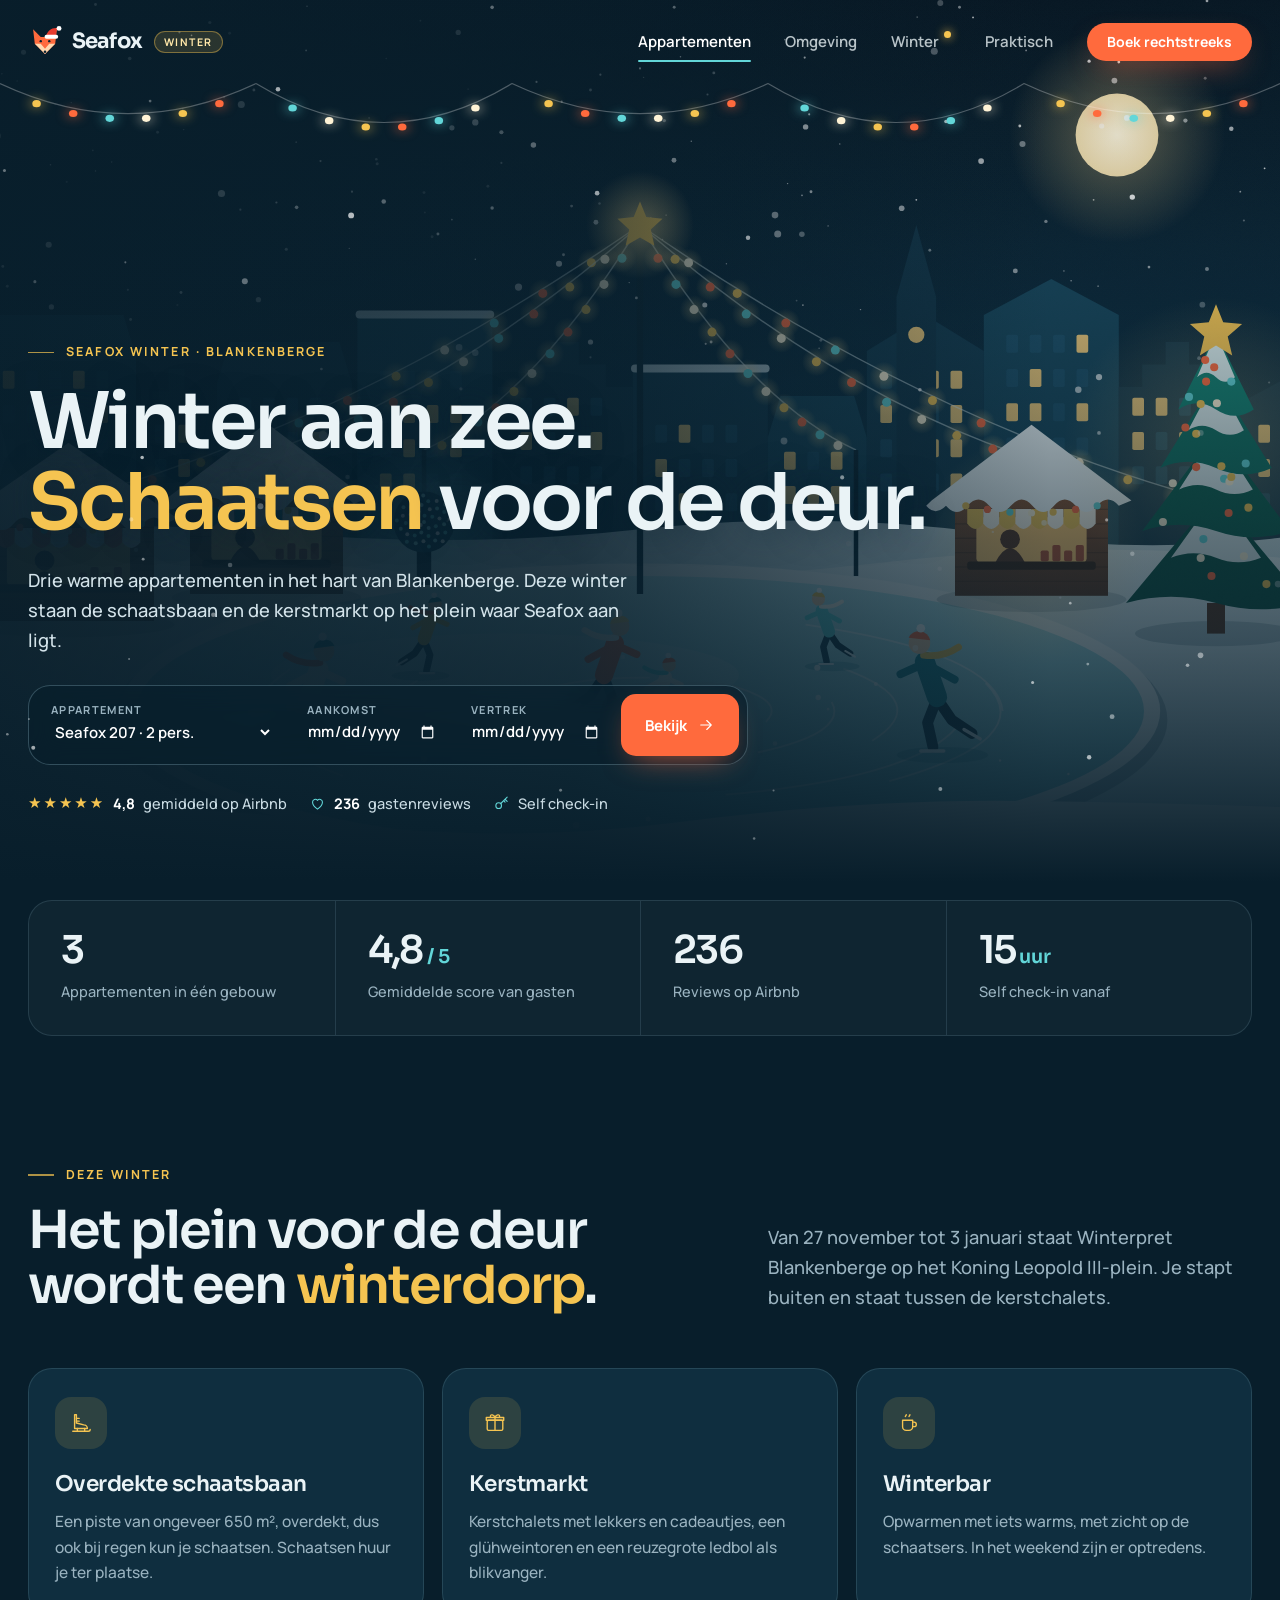
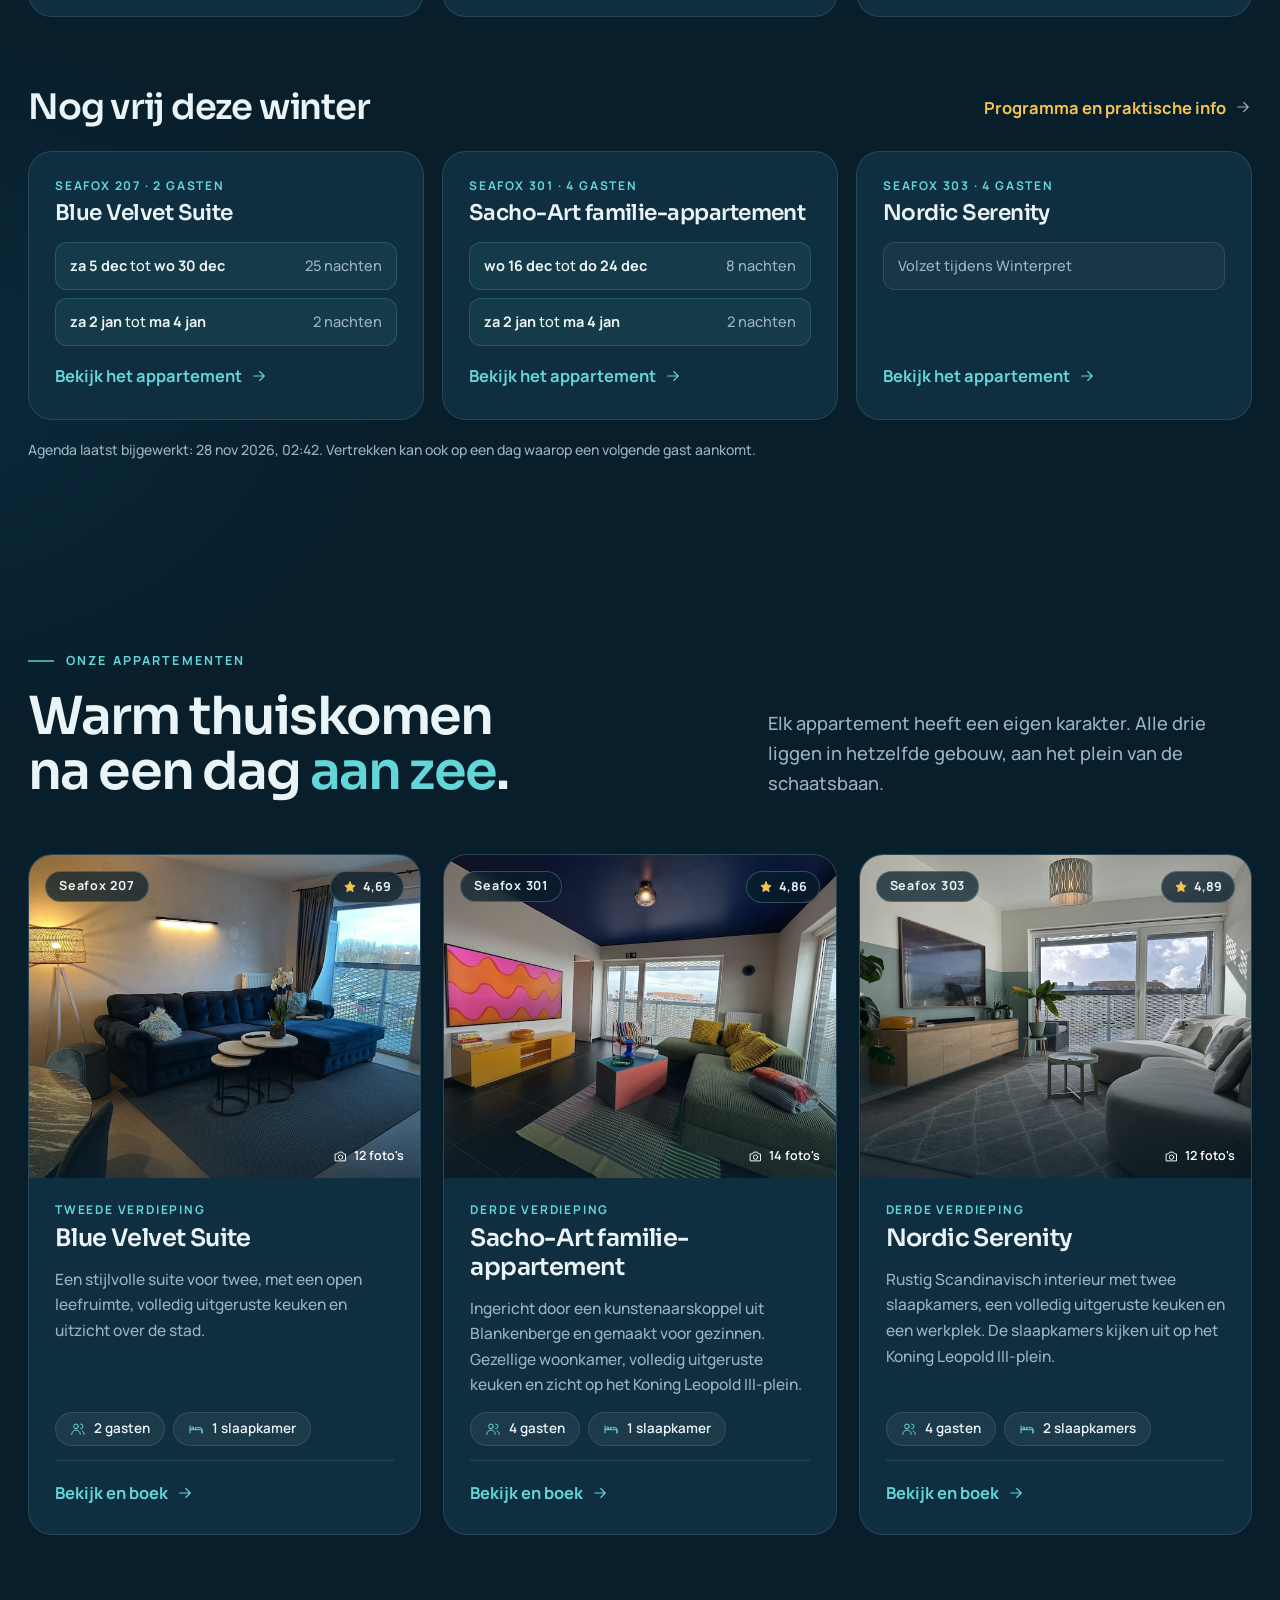
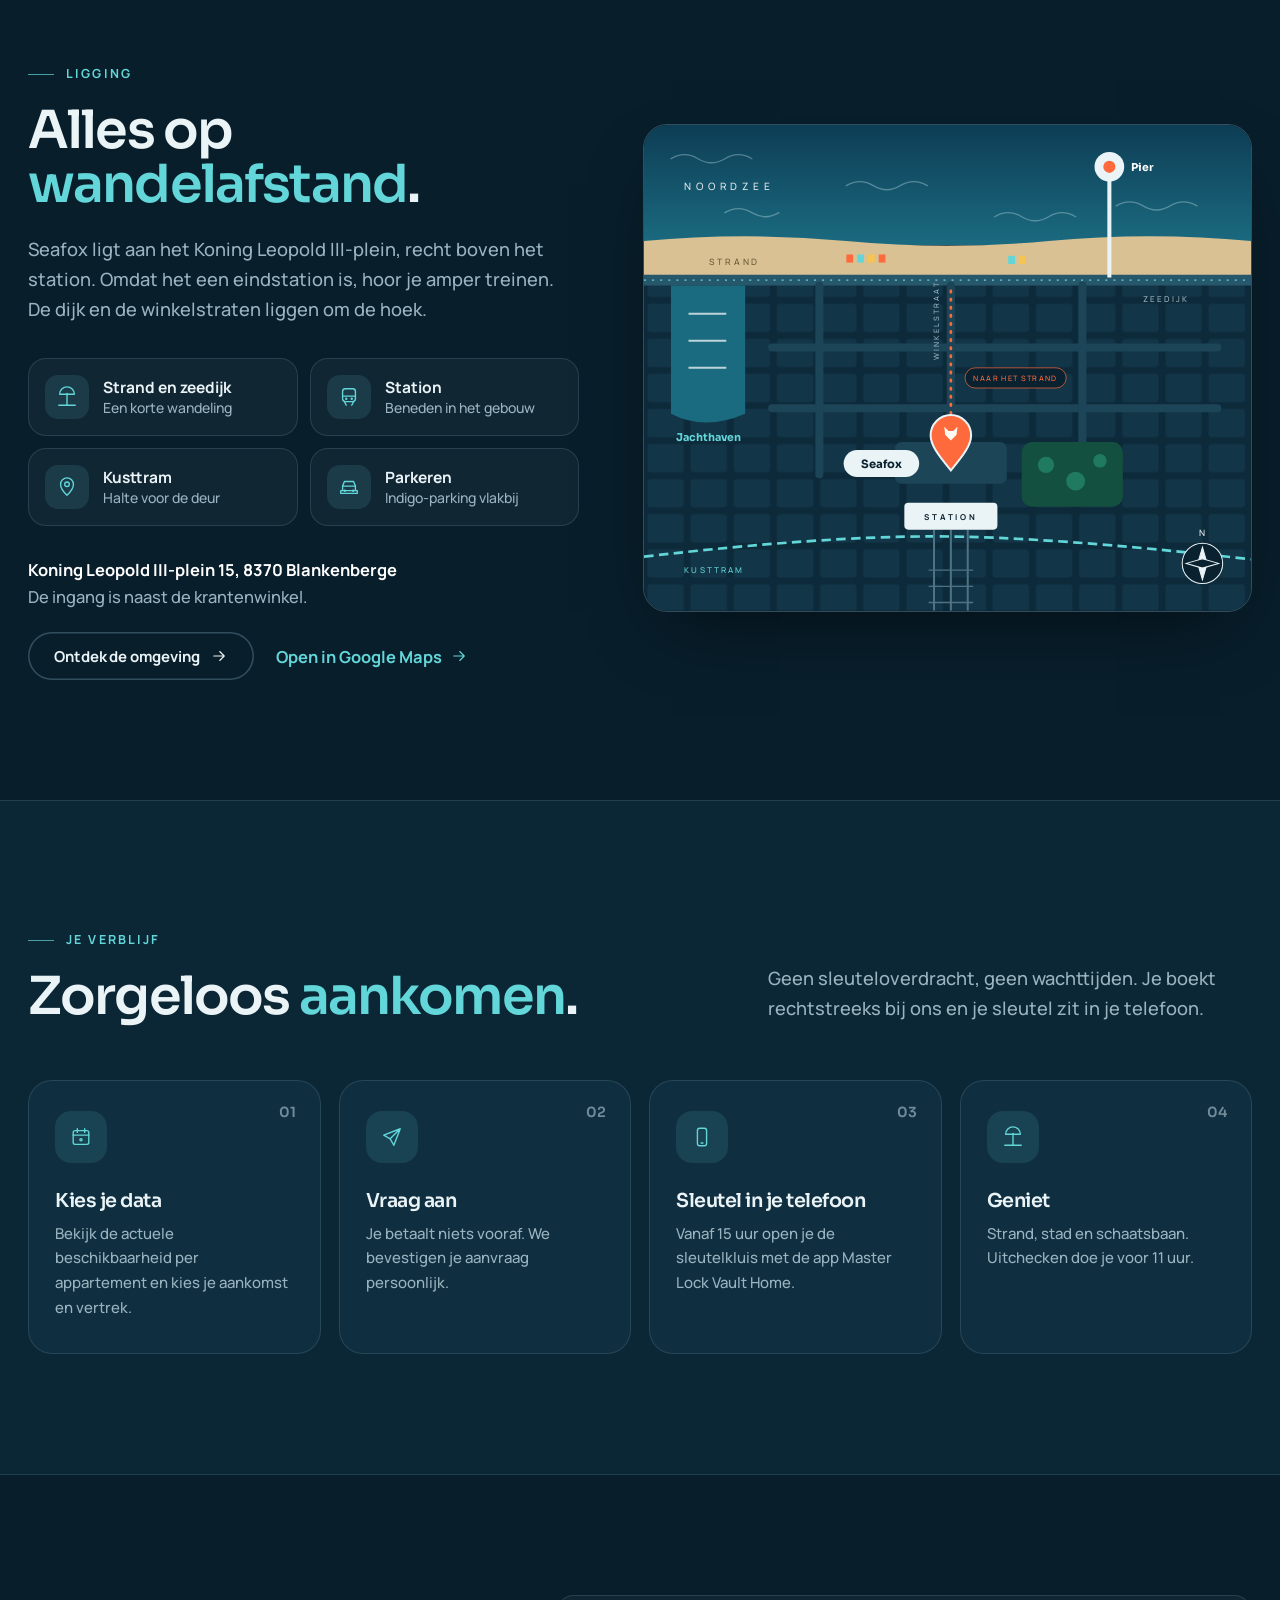
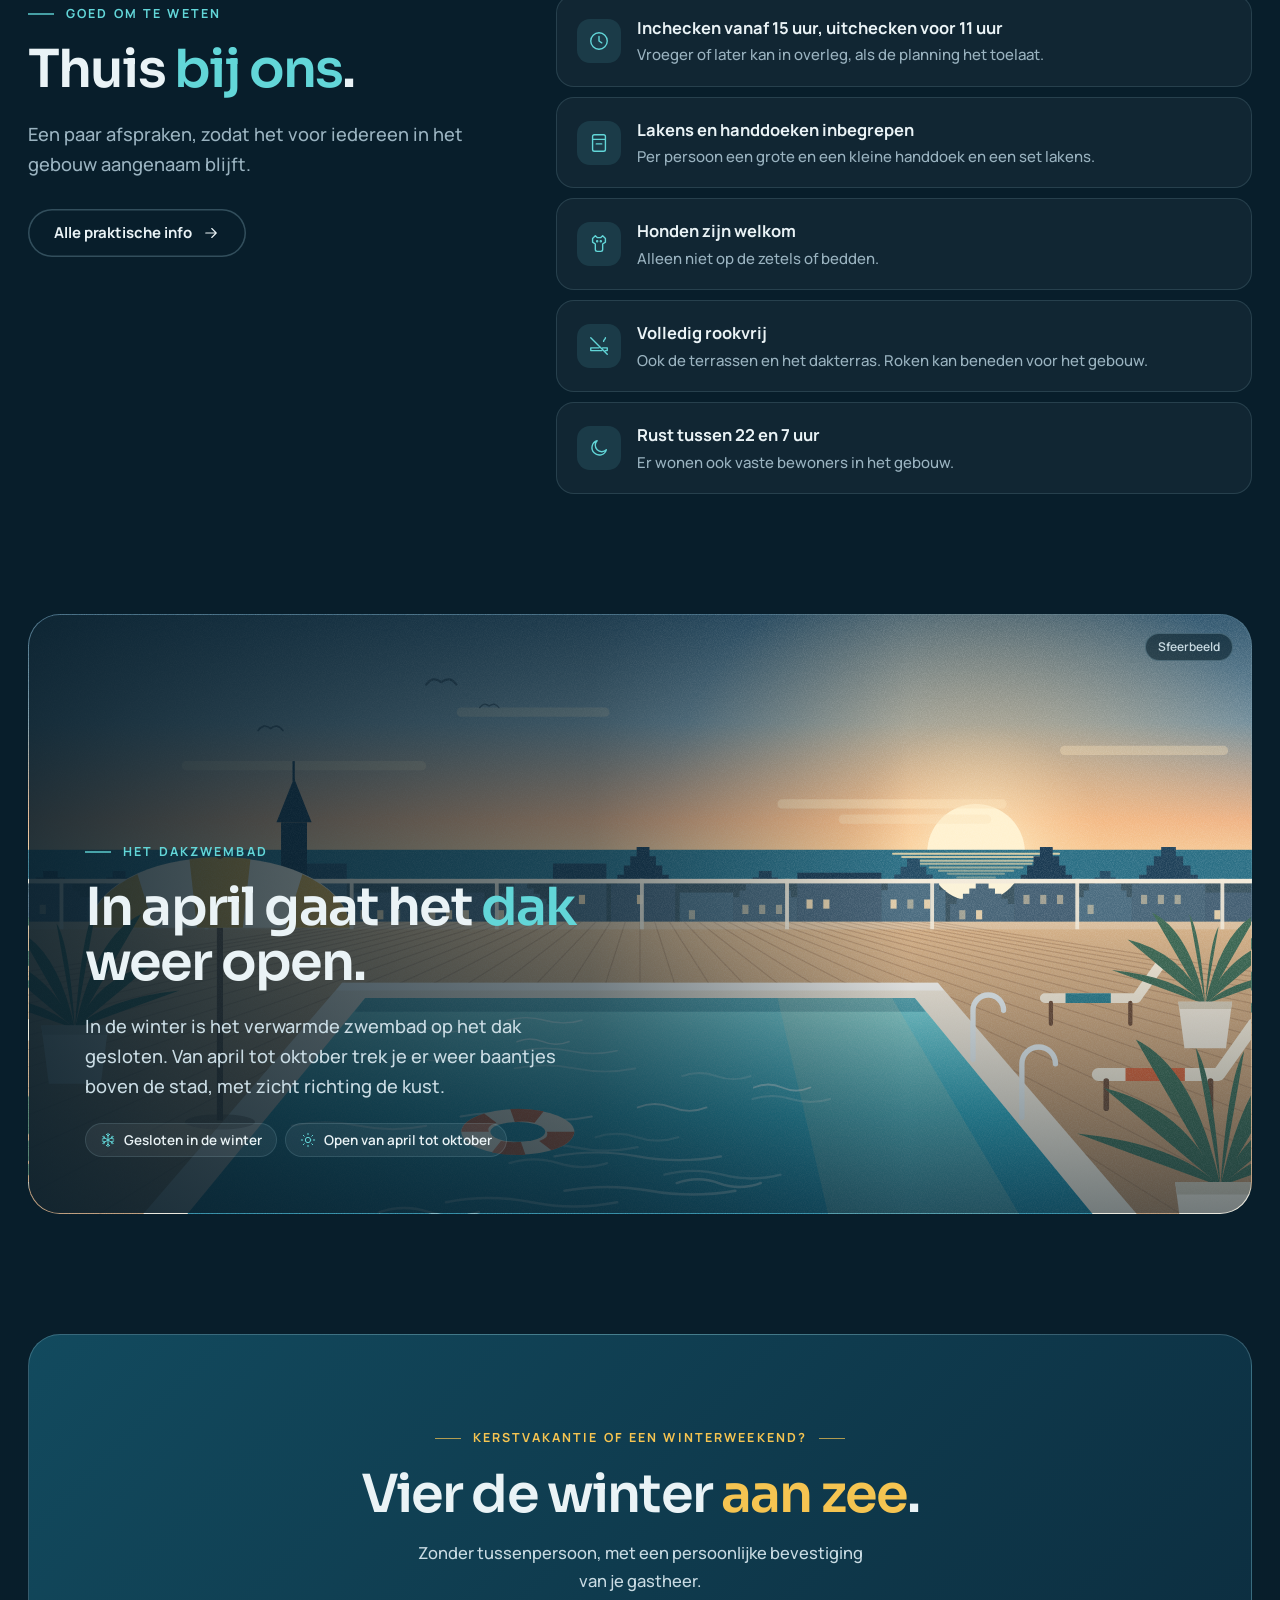
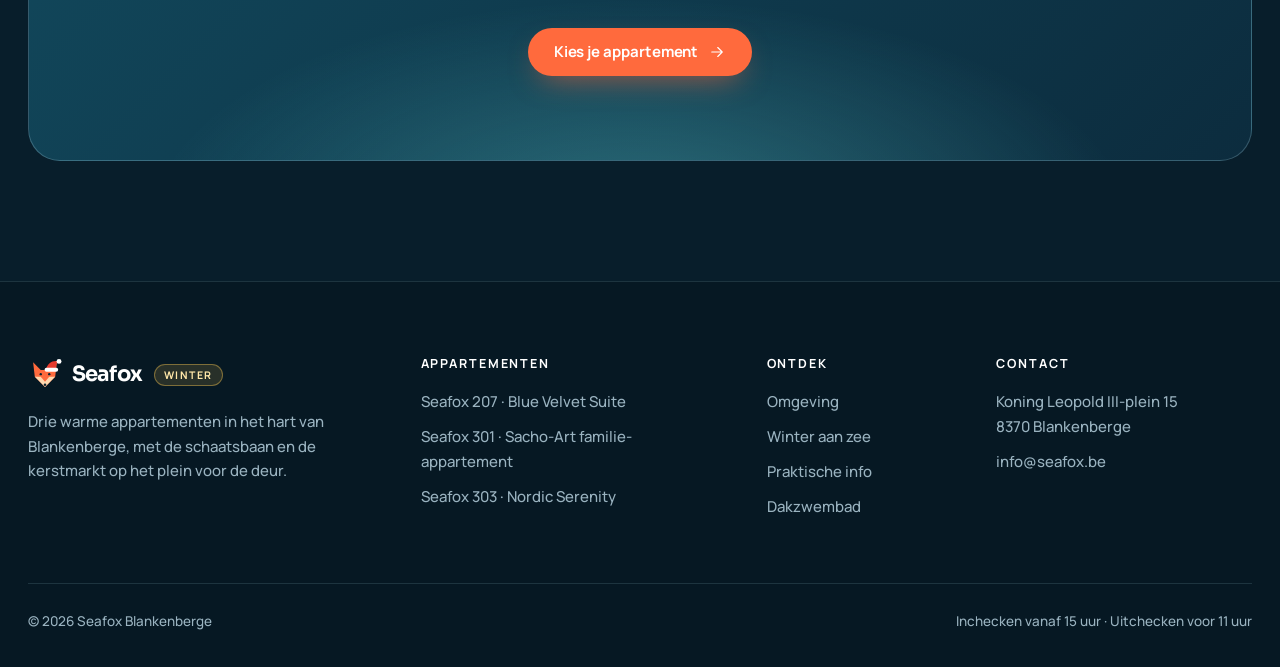
<file: index.html>
<!doctype html>
<html lang="nl">
<head>
  <title>Seafox Blankenberge | Appartementen met dakzwembad aan zee</title>
  <meta name="description" content="Drie vakantieappartementen in het centrum van Blankenberge, boven het station en vlak bij het strand, met een verwarmd zwembad op het dak. Boek rechtstreeks.">
  <meta charset="utf-8">
  <meta name="viewport" content="width=device-width, initial-scale=1">
  <meta name="theme-color" content="#081e2b">
  <link rel="icon" href="assets/favicon.svg" type="image/svg+xml">
  <link rel="preconnect" href="https://fonts.googleapis.com">
  <link rel="preconnect" href="https://fonts.gstatic.com" crossorigin>
  <link href="https://fonts.googleapis.com/css2?family=Manrope:wght@500;600;700&family=Sora:wght@500;600;700&display=swap" rel="stylesheet">
  <link rel="stylesheet" href="assets/style.css">
</head>
<body>
  <header id="site-header"></header>

  <!-- Opening van de wintereditie (alleen zichtbaar als het winterthema aan staat) -->
  <section class="winter-hero home" data-lights data-season="winter">
    <img src="assets/illustrations/winter.svg" alt="Illustratie van een schaatsbaan en kerstmarkt bij avond">
    <div class="wrap">
      <span class="eyebrow gold">Seafox Winter · Blankenberge</span>
      <h1>Winter aan zee.<br><em>Schaatsen</em> voor de deur.</h1>
      <p class="lead">Drie warme appartementen in het hart van Blankenberge. Deze winter staan de schaatsbaan en de kerstmarkt op het plein waar Seafox aan ligt.</p>
        <form class="finder">
          <label>Appartement <select name="apt"></select></label>
          <label>Aankomst <input type="date" name="arr"></label>
          <label>Vertrek <input type="date" name="dep"></label>
          <button class="btn" type="submit">Bekijk <span data-icon="arrow"></span></button>
        </form>
        <div class="trust">
          <span><span class="stars">★★★★★</span><b>4,8</b> gemiddeld op Airbnb</span>
          <span><span data-icon="heart"></span><b>236</b> gastenreviews</span>
          <span><span data-icon="key"></span>Self check-in</span>
        </div>
    </div>
  </section>

  <!-- Gewone opening (buiten de winter) -->
  <section class="hero" data-season="other">
    <div class="wrap">
      <div>
        <span class="eyebrow">Blankenberge · Belgische kust</span>
        <h1>Slapen aan zee.<br><em>Zwemmen</em> op het dak.</h1>
        <p class="lead">Drie karaktervolle appartementen in het hart van Blankenberge, met een verwarmd dakzwembad, het strand om de hoek en de trein voor de deur.</p>
        <form class="finder">
          <label>Appartement <select name="apt"></select></label>
          <label>Aankomst <input type="date" name="arr"></label>
          <label>Vertrek <input type="date" name="dep"></label>
          <button class="btn" type="submit">Bekijk <span data-icon="arrow"></span></button>
        </form>
        <div class="trust">
          <span><span class="stars">★★★★★</span><b>4,8</b> gemiddeld op Airbnb</span>
          <span><span data-icon="heart"></span><b>236</b> gastenreviews</span>
          <span><span data-icon="key"></span>Self check-in</span>
        </div>
      </div>
      <div class="collage" id="collage"></div>
    </div>
    <svg class="waves" viewBox="0 0 1440 90" preserveAspectRatio="none" fill="none" stroke="currentColor" stroke-width="1.5" aria-hidden="true"><path d="M0 30q60-24 120 0t120 0 120 0 120 0 120 0 120 0 120 0 120 0 120 0 120 0 120 0 120 0"/><path d="M0 56q60-24 120 0t120 0 120 0 120 0 120 0 120 0 120 0 120 0 120 0 120 0 120 0 120 0" opacity=".6"/><path d="M0 80q60-24 120 0t120 0 120 0 120 0 120 0 120 0 120 0 120 0 120 0 120 0 120 0 120 0" opacity=".3"/></svg>
  </section>

  <section class="stats">
    <div class="wrap reveal">
      <div><b>3</b><span>Appartementen in één gebouw</span></div>
      <div><b>4,8<small>/ 5</small></b><span>Gemiddelde score van gasten</span></div>
      <div><b>236</b><span>Reviews op Airbnb</span></div>
      <div><b>15<small>uur</small></b><span>Self check-in vanaf</span></div>
    </div>
  </section>

  <section id="winter" data-season="winter">
    <div class="wrap">
      <div class="section-head reveal">
        <div>
          <span class="eyebrow gold">Deze winter</span>
          <h2>Het plein voor de deur<br>wordt een <em class="gold">winterdorp</em>.</h2>
        </div>
        <p class="lead">Van <span id="w-range">27 november tot 3 januari</span> staat Winterpret Blankenberge op het Koning Leopold III-plein. Je stapt buiten en staat tussen de kerstchalets.</p>
      </div>
      <div class="cards">
        <div class="card gold reveal"><i data-icon="skate"></i><h3>Overdekte schaatsbaan</h3><p>Een piste van ongeveer 650 m², overdekt, dus ook bij regen kun je schaatsen. Schaatsen huur je ter plaatse.</p></div>
        <div class="card gold reveal d1"><i data-icon="gift"></i><h3>Kerstmarkt</h3><p>Kerstchalets met lekkers en cadeautjes, een glühweintoren en een reuzegrote ledbol als blikvanger.</p></div>
        <div class="card gold reveal d2"><i data-icon="mug"></i><h3>Winterbar</h3><p>Opwarmen met iets warms, met zicht op de schaatsers. In het weekend zijn er optredens.</p></div>
      </div>
      <div class="group-title reveal"><h2>Nog vrij deze winter</h2><a class="link" href="winter.html" style="color:var(--gold)">Programma en praktische info <span data-icon="arrow"></span></a></div>
      <div class="free" id="free"></div>
      <p class="cal-note" id="free-note" style="margin-top:18px"></p>
    </div>
  </section>

  <section id="appartementen" data-winter-tight>
    <div class="wrap">
      <div class="section-head reveal">
        <div>
          <span class="eyebrow">Onze appartementen</span>
          <h2 data-season="other">Drie sferen,<br>één adres <em>aan zee</em>.</h2>
          <h2 data-season="winter">Warm thuiskomen<br>na een dag <em>aan zee</em>.</h2>
        </div>
        <p class="lead" data-season="other">Elk appartement heeft een eigen karakter. Alle drie liggen in hetzelfde gebouw, met toegang tot het zwembad op het dak.</p>
        <p class="lead" data-season="winter">Elk appartement heeft een eigen karakter. Alle drie liggen in hetzelfde gebouw, aan het plein van de schaatsbaan.</p>
      </div>
      <div class="rooms" id="rooms"></div>
    </div>
  </section>

  <section class="pool" id="zwembad">
    <div class="wrap">
      <div class="pool-card reveal" role="img" aria-label="Illustratie van het zwembad op het dak bij zonsondergang">
        <span class="sketch">Sfeerbeeld</span>
        <div class="text" data-season="other">
          <span class="eyebrow">Het dakzwembad</span>
          <h2>Baantjes trekken <em>boven</em> de stad.</h2>
          <p class="lead">Op de vierde verdieping ligt een verwarmd zwembad met ligbedden en zicht richting de kust. Exclusief voor bewoners en gasten.</p>
          <div class="chips">
            <span class="chip"><span data-icon="sun"></span>April tot oktober</span>
            <span class="chip"><span data-icon="pool"></span>Verwarmd</span>
            <span class="chip"><span data-icon="key"></span>Neem je sleutel mee</span>
          </div>
        </div>
        <div class="text" data-season="winter">
          <span class="eyebrow">Het dakzwembad</span>
          <h2>In april gaat het <em>dak</em> weer open.</h2>
          <p class="lead">In de winter is het verwarmde zwembad op het dak gesloten. Van april tot oktober trek je er weer baantjes boven de stad, met zicht richting de kust.</p>
          <div class="chips">
            <span class="chip"><span data-icon="snow"></span>Gesloten in de winter</span>
            <span class="chip"><span data-icon="sun"></span>Open van april tot oktober</span>
          </div>
        </div>
      </div>
    </div>
  </section>

  <section id="ligging" style="padding-top:0">
    <div class="wrap place">
      <div class="reveal">
        <span class="eyebrow">Ligging</span>
        <h2>Alles op <em>wandelafstand</em>.</h2>
        <p class="lead">Seafox ligt aan het Koning Leopold III-plein, recht boven het station. Omdat het een eindstation is, hoor je amper treinen. De dijk en de winkelstraten liggen om de hoek.</p>
        <ul class="near">
          <li><span data-icon="beach"></span><b>Strand en zeedijk</b><span>Een korte wandeling</span></li>
          <li><span data-icon="train"></span><b>Station</b><span>Beneden in het gebouw</span></li>
          <li><span data-icon="pin"></span><b>Kusttram</b><span>Halte voor de deur</span></li>
          <li><span data-icon="car"></span><b>Parkeren</b><span>Indigo-parking vlakbij</span></li>
        </ul>
        <p class="address"><b>Koning Leopold III-plein 15, 8370 Blankenberge</b><br>De ingang is naast de krantenwinkel.</p>
        <div class="chips" style="gap:22px;align-items:center">
          <a class="btn ghost" href="omgeving.html">Ontdek de omgeving <span data-icon="arrow"></span></a>
          <a class="link" href="https://www.google.com/maps/search/?api=1&query=Koning+Leopold+III-plein+15+8370+Blankenberge" target="_blank" rel="noopener">Open in Google Maps <span data-icon="arrow"></span></a>
        </div>
      </div>
      <div class="map reveal d1">
        <svg viewBox="0 0 900 720" font-family="Manrope, sans-serif" role="img" aria-label="Schematische kaart van Blankenberge met Seafox bij het station">
          <defs>
            <linearGradient id="m-sea" x1="0" y1="0" x2="0" y2="1"><stop offset="0" stop-color="#0d3d55"/><stop offset="1" stop-color="#1b6b80"/></linearGradient>
            <pattern id="m-blocks" width="64" height="52" patternUnits="userSpaceOnUse"><rect width="64" height="52" fill="#0d2a3a"/><rect x="5" y="5" width="54" height="42" rx="5" fill="#123547"/></pattern>
          </defs>
          <rect width="900" height="720" fill="url(#m-blocks)"/>
          <rect width="900" height="178" fill="url(#m-sea)"/>
          <g fill="none" stroke="#cfe9ee" stroke-width="2" opacity=".35" stroke-linecap="round"><path d="M40 50q20-12 40 0t40 0 40 0M300 90q20-12 40 0t40 0 40 0M700 120q20-12 40 0t40 0 40 0M120 130q20-12 40 0t40 0M520 136q20-12 40 0t40 0 40 0"/></g>
          <text x="60" y="96" fill="#fff" font-size="15" letter-spacing="7" opacity=".85">NOORDZEE</text>
          <path d="M0 172q150-14 300 0t300 0 300 0v52H0z" fill="#d9c193"/>
          <rect y="222" width="900" height="16" fill="#27576b"/><path d="M0 230h900" stroke="#62d6d8" stroke-width="2" stroke-dasharray="3 9"/>
          <text x="96" y="208" fill="#6b5a36" font-size="13" letter-spacing="4">STRAND</text>
          <text x="740" y="262" fill="#9ab3c0" font-size="12" letter-spacing="3">ZEEDIJK</text>
          <g><rect x="300" y="192" width="10" height="12" fill="#ff6a3d"/><rect x="316" y="192" width="10" height="12" fill="#62d6d8"/><rect x="332" y="192" width="10" height="12" fill="#f5c451"/><rect x="348" y="192" width="10" height="12" fill="#ff6a3d"/><rect x="540" y="194" width="10" height="12" fill="#62d6d8"/><rect x="556" y="194" width="10" height="12" fill="#f5c451"/></g>
          <path d="M690 226V76" stroke="#eaf3f6" stroke-width="6"/><circle cx="690" cy="62" r="22" fill="#eaf3f6"/><circle cx="690" cy="62" r="9" fill="#ff6a3d"/>
          <text x="722" y="68" fill="#fff" font-size="16" font-weight="700" font-family="Sora, sans-serif">Pier</text>
          <path d="M40 238h110v190q-60 26-110 0z" fill="#1b6b80"/><g stroke="#fff" stroke-width="3" opacity=".7"><path d="M66 280h56M66 320h56M66 360h56"/></g>
          <text x="48" y="468" fill="#62d6d8" font-size="16" font-weight="700" font-family="Sora, sans-serif">Jachthaven</text>
          <g stroke="#1c4558" stroke-width="12" fill="none" stroke-linecap="round"><path d="M455 238V470"/><path d="M190 330h660M190 420h660"/><path d="M260 238v280M650 238v280"/></g>
          <rect x="560" y="470" width="150" height="96" rx="16" fill="#14503f"/><g fill="#1f7a5e"><circle cx="596" cy="504" r="12"/><circle cx="640" cy="528" r="14"/><circle cx="676" cy="498" r="10"/></g>
          <path d="M0 640q260-30 430-30t470 34" fill="none" stroke="#62d6d8" stroke-width="4" stroke-dasharray="14 8"/>
          <text x="60" y="664" fill="#62d6d8" font-size="12" letter-spacing="3">KUSTTRAM</text>
          <rect x="372" y="470" width="166" height="62" rx="10" fill="#1c4558"/>
          <g stroke="#4d7385" stroke-width="3"><path d="M430 600v120M455 600v120M480 600v120"/></g><g stroke="#4d7385" stroke-width="2"><path d="M422 660h66M422 684h66M422 708h66"/></g>
          <rect x="386" y="560" width="138" height="40" rx="6" fill="#eaf3f6"/><text x="455" y="585" fill="#0a2230" font-weight="700" font-size="12" letter-spacing="4" text-anchor="middle">STATION</text>
          <path d="M455 440V246" fill="none" stroke="#ff6a3d" stroke-width="4" stroke-dasharray="2 10" stroke-linecap="round"/>
          <g transform="translate(476 360)"><rect width="150" height="30" rx="15" fill="#0a2230" stroke="#ff6a3d"/><text x="75" y="20" fill="#ff6a3d" font-size="11" letter-spacing="2" text-anchor="middle">NAAR HET STRAND</text></g>
          <text x="438" y="290" fill="#9ab3c0" font-size="11" letter-spacing="3" transform="rotate(-90 438 290)" text-anchor="middle">WINKELSTRAAT</text>
          <circle class="pulse" cx="455" cy="478" r="16" fill="#ff6a3d"/>
          <path d="M455 512c-20-24-30-38-30-52a30 30 0 0 1 60 0c0 14-10 28-30 52z" fill="#ff6a3d" stroke="#eaf3f6" stroke-width="3"/>
          <g transform="translate(441 444) scale(.7)"><path d="M6 5l9 9h10l9-9-2 17-12 12L8 22z" fill="#fdfaf4"/></g>
          <g transform="translate(296 482)"><rect width="112" height="40" rx="20" fill="#eaf3f6"/><text x="56" y="26" fill="#0a2230" font-size="17" text-anchor="middle" font-family="Sora, sans-serif" font-weight="700">Seafox</text></g>
          <g transform="translate(828 650)" fill="none" stroke="#eaf3f6" stroke-width="1.5"><circle r="30" fill="#0a2230"/><path d="M0-24l7 24-7 24-7-24z" fill="#eaf3f6"/><path d="M-24 0l24-7 24 7-24 7z" fill="#0a2230"/></g>
          <text x="828" y="610" fill="#eaf3f6" font-size="13" text-anchor="middle">N</text>
          
        </svg>
      </div>
    </div>
  </section>

  <section class="band" id="verblijf">
    <div class="wrap">
      <div class="section-head reveal">
        <div>
          <span class="eyebrow">Je verblijf</span>
          <h2>Zorgeloos <em>aankomen</em>.</h2>
        </div>
        <p class="lead">Geen sleuteloverdracht, geen wachttijden. Je boekt rechtstreeks bij ons en je sleutel zit in je telefoon.</p>
      </div>
      <div class="steps">
        <div class="step reveal"><span data-icon="calendar"></span><h3>Kies je data</h3><p>Bekijk de actuele beschikbaarheid per appartement en kies je aankomst en vertrek.</p></div>
        <div class="step reveal d1"><span data-icon="send"></span><h3>Vraag aan</h3><p>Je betaalt niets vooraf. We bevestigen je aanvraag persoonlijk.</p></div>
        <div class="step reveal d2"><span data-icon="phone"></span><h3>Sleutel in je telefoon</h3><p>Vanaf 15 uur open je de sleutelkluis met de app Master Lock Vault Home.</p></div>
        <div class="step reveal d3"><span data-icon="beach"></span><h3>Geniet</h3><p data-season="other">Strand, stad en zwembad. Uitchecken doe je voor 11 uur.</p><p data-season="winter">Strand, stad en schaatsbaan. Uitchecken doe je voor 11 uur.</p></div>
      </div>
    </div>
  </section>

  <section>
    <div class="wrap rules">
      <div class="reveal">
        <span class="eyebrow">Goed om te weten</span>
        <h2>Thuis <em>bij ons</em>.</h2>
        <p class="lead">Een paar afspraken, zodat het voor iedereen in het gebouw aangenaam blijft.</p>
        <a class="btn ghost" href="praktisch.html">Alle praktische info <span data-icon="arrow"></span></a>
      </div>
      <ul class="rule-list reveal d1">
        <li><span data-icon="clock"></span><b>Inchecken vanaf 15 uur, uitchecken voor 11 uur</b><span>Vroeger of later kan in overleg, als de planning het toelaat.</span></li>
        <li><span data-icon="towel"></span><b>Lakens en handdoeken inbegrepen</b><span>Per persoon een grote en een kleine handdoek en een set lakens.</span></li>
        <li><span data-icon="dog"></span><b>Honden zijn welkom</b><span>Alleen niet op de zetels of bedden.</span></li>
        <li><span data-icon="nosmoke"></span><b>Volledig rookvrij</b><span>Ook de terrassen en het dakterras. Roken kan beneden voor het gebouw.</span></li>
        <li><span data-icon="moon"></span><b>Rust tussen 22 en 7 uur</b><span>Er wonen ook vaste bewoners in het gebouw.</span></li>
      </ul>
    </div>
  </section>

  <section class="cta">
    <div class="wrap">
      <div class="cta-card reveal">
        <span class="eyebrow" data-season="other">Klaar voor zeelucht?</span>
        <span class="eyebrow gold" data-season="winter">Kerstvakantie of een winterweekend?</span>
        <h2 data-season="other">Boek <em>rechtstreeks</em> bij Seafox.</h2>
        <h2 data-season="winter">Vier de winter <em class="gold">aan zee</em>.</h2>
        <p>Zonder tussenpersoon, met een persoonlijke bevestiging van je gastheer.</p>
        <a class="btn" href="#appartementen">Kies je appartement <span data-icon="arrow"></span></a>
      </div>
    </div>
  </section>

  <footer id="site-footer"></footer>

  <script type="module">
    import { icon, cover, small, initSite, isoDate, longDate, renderFreeNights } from "./assets/site.js";
    const { site, apartments, winter } = await initSite("home");

    if (winter) {
      // Wintereditie: eigen titel, de data van Winterpret, de vrije nachten, en het zwembad schuift naar onderen.
      document.title = "Seafox Winter | Schaatsen en kerstmarkt voor de deur in Blankenberge";
      document.getElementById("w-range").textContent = `${longDate(site.winter.from)} tot ${longDate(site.winter.until)}`;
      renderFreeNights(document.getElementById("free"), document.getElementById("free-note"), apartments, site);
      document.querySelector(".cta").before(document.getElementById("zwembad"));
    } else {
      // Collage bovenaan: één foto per appartement.
      const pos = ["c1", "c2", "c3"];
      document.getElementById("collage").innerHTML = `<div class="orb"></div>` +
        [apartments[1], apartments[0], apartments[2]].map((a, i) => {
          const p = a.photos[i === 0 ? 1 : 0] ?? a.photos[0];
          const src = p ? small(p.src) : `assets/illustrations/${a.id}.svg`;
          return `<figure class="${pos[i]}"><img src="${src}" alt="${a.name}, ${a.subtitle}" ${i ? 'loading="lazy"' : ""}><figcaption>${a.subtitle}</figcaption></figure>`;
        }).join("") +
        `<div class="badge b1"><i>${icon("pool")}</i><span><b>Dakzwembad</b>verwarmd, april tot oktober</span></div>
         <div class="badge b2"><i>${icon("star")}</i><span><b>4,8 op 5</b>236 reviews</span></div>`;
    }

    document.getElementById("rooms").innerHTML = apartments.map((a, i) => `
      <a class="room reveal d${i}" href="appartement.html?id=${a.id}">
        <div class="pic">
          ${cover(a)}
          <span class="no">${a.name}</span>
          <span class="rate">${icon("star")}${a.rating.split(" uit")[0]}</span>
          ${a.photos.length ? `<span class="count">${icon("camera")}${a.photos.length} foto's</span>` : ""}
        </div>
        <div class="body">
          <h3><small>${a.floor}</small>${a.subtitle}</h3>
          <p>${a.summary}</p>
          <div class="chips">
            <span class="chip">${icon("users")}${a.guests} gasten</span>
            <span class="chip">${icon("bed")}${a.bedrooms} slaapkamer${a.bedrooms > 1 ? "s" : ""}</span>
          </div>
          <div class="foot"><span class="link">Bekijk en boek ${icon("arrow")}</span></div>
        </div>
      </a>`).join("");
    document.querySelectorAll("#rooms .reveal").forEach((el) => requestAnimationFrame(() => el.classList.add("in")));

    // Zoekbalk: stuurt door naar het gekozen appartement met de datums al ingevuld.
    const today = isoDate(new Date());
    document.querySelectorAll(".finder").forEach((form) => {
      form.apt.innerHTML = apartments.map((a) => `<option value="${a.id}">${a.name} · ${a.guests} pers.</option>`).join("");
      form.arr.min = today;
      form.dep.min = today;
      form.addEventListener("submit", (e) => {
        e.preventDefault();
        const q = new URLSearchParams({ id: form.apt.value });
        if (form.arr.value) q.set("arr", form.arr.value);
        if (form.dep.value) q.set("dep", form.dep.value);
        location.href = `appartement.html?${q}#boeken`;
      });
    });
  </script>
</body>
</html>
</file>
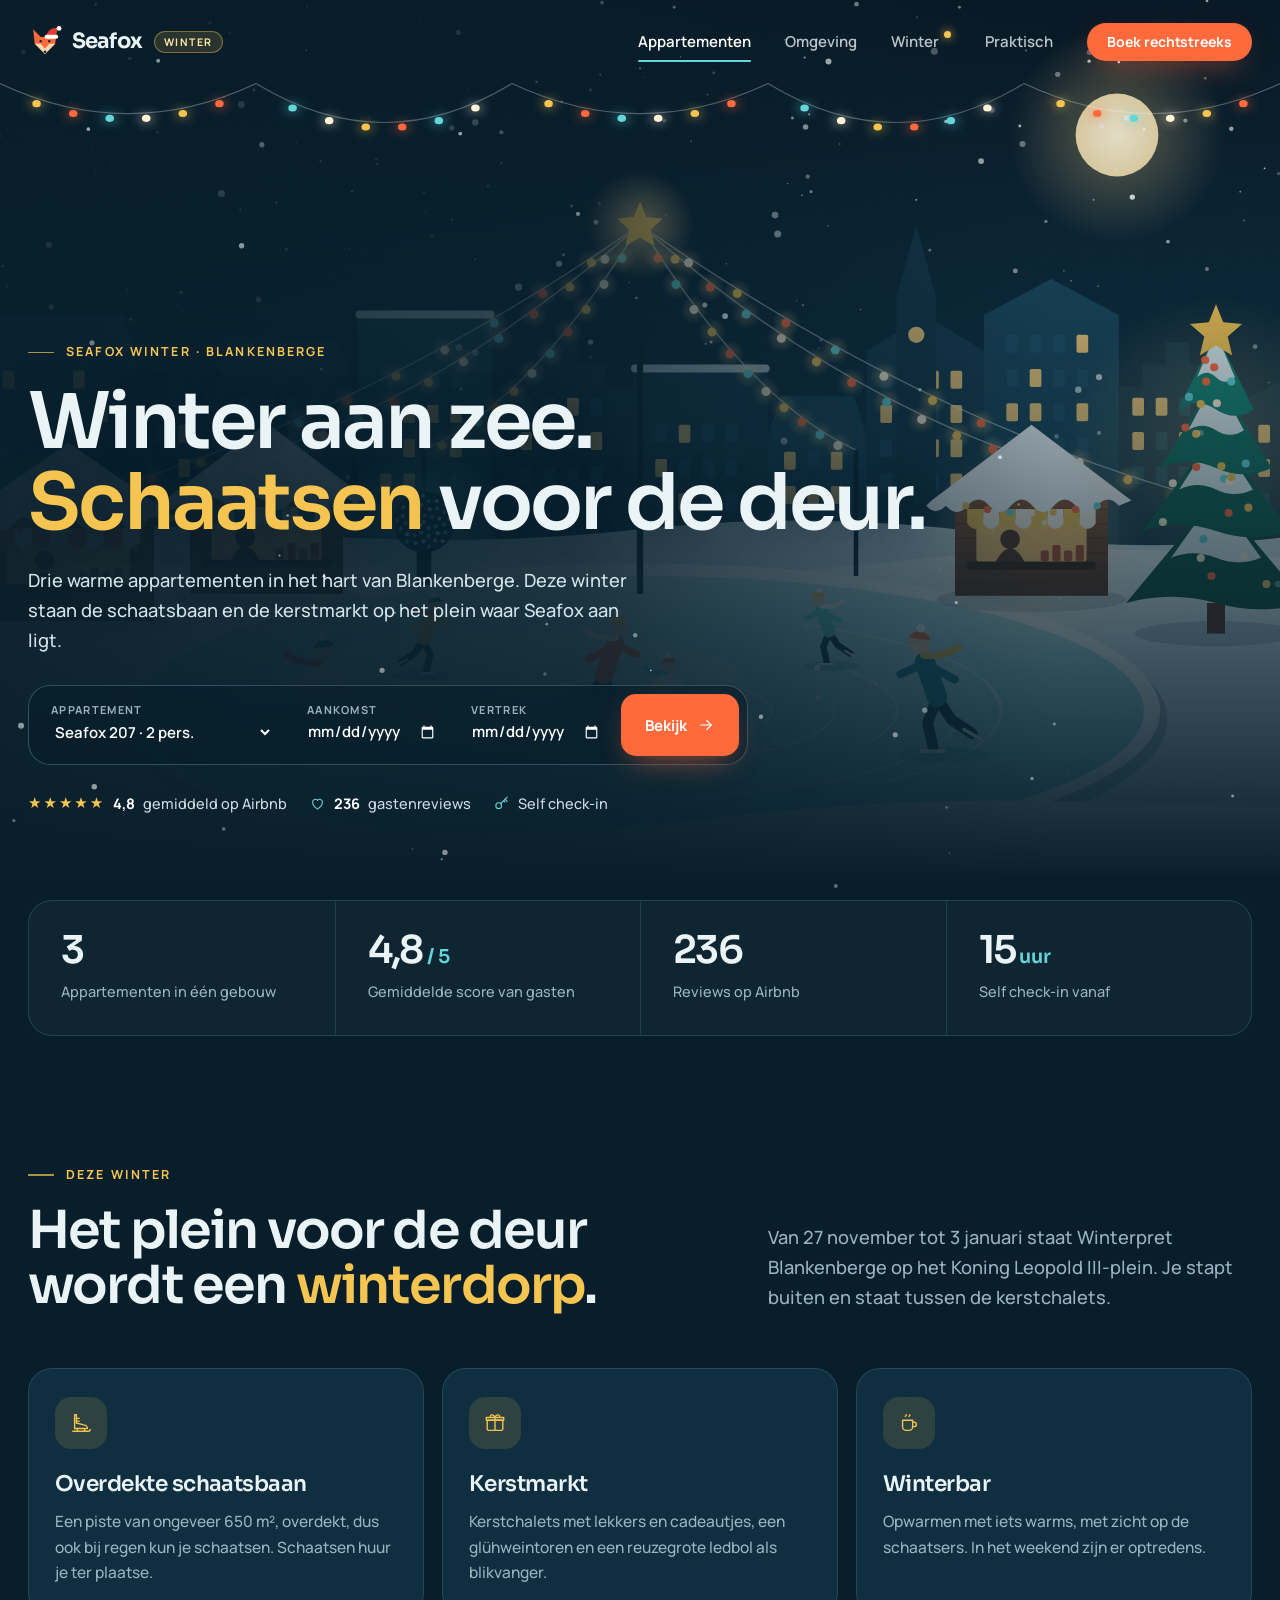
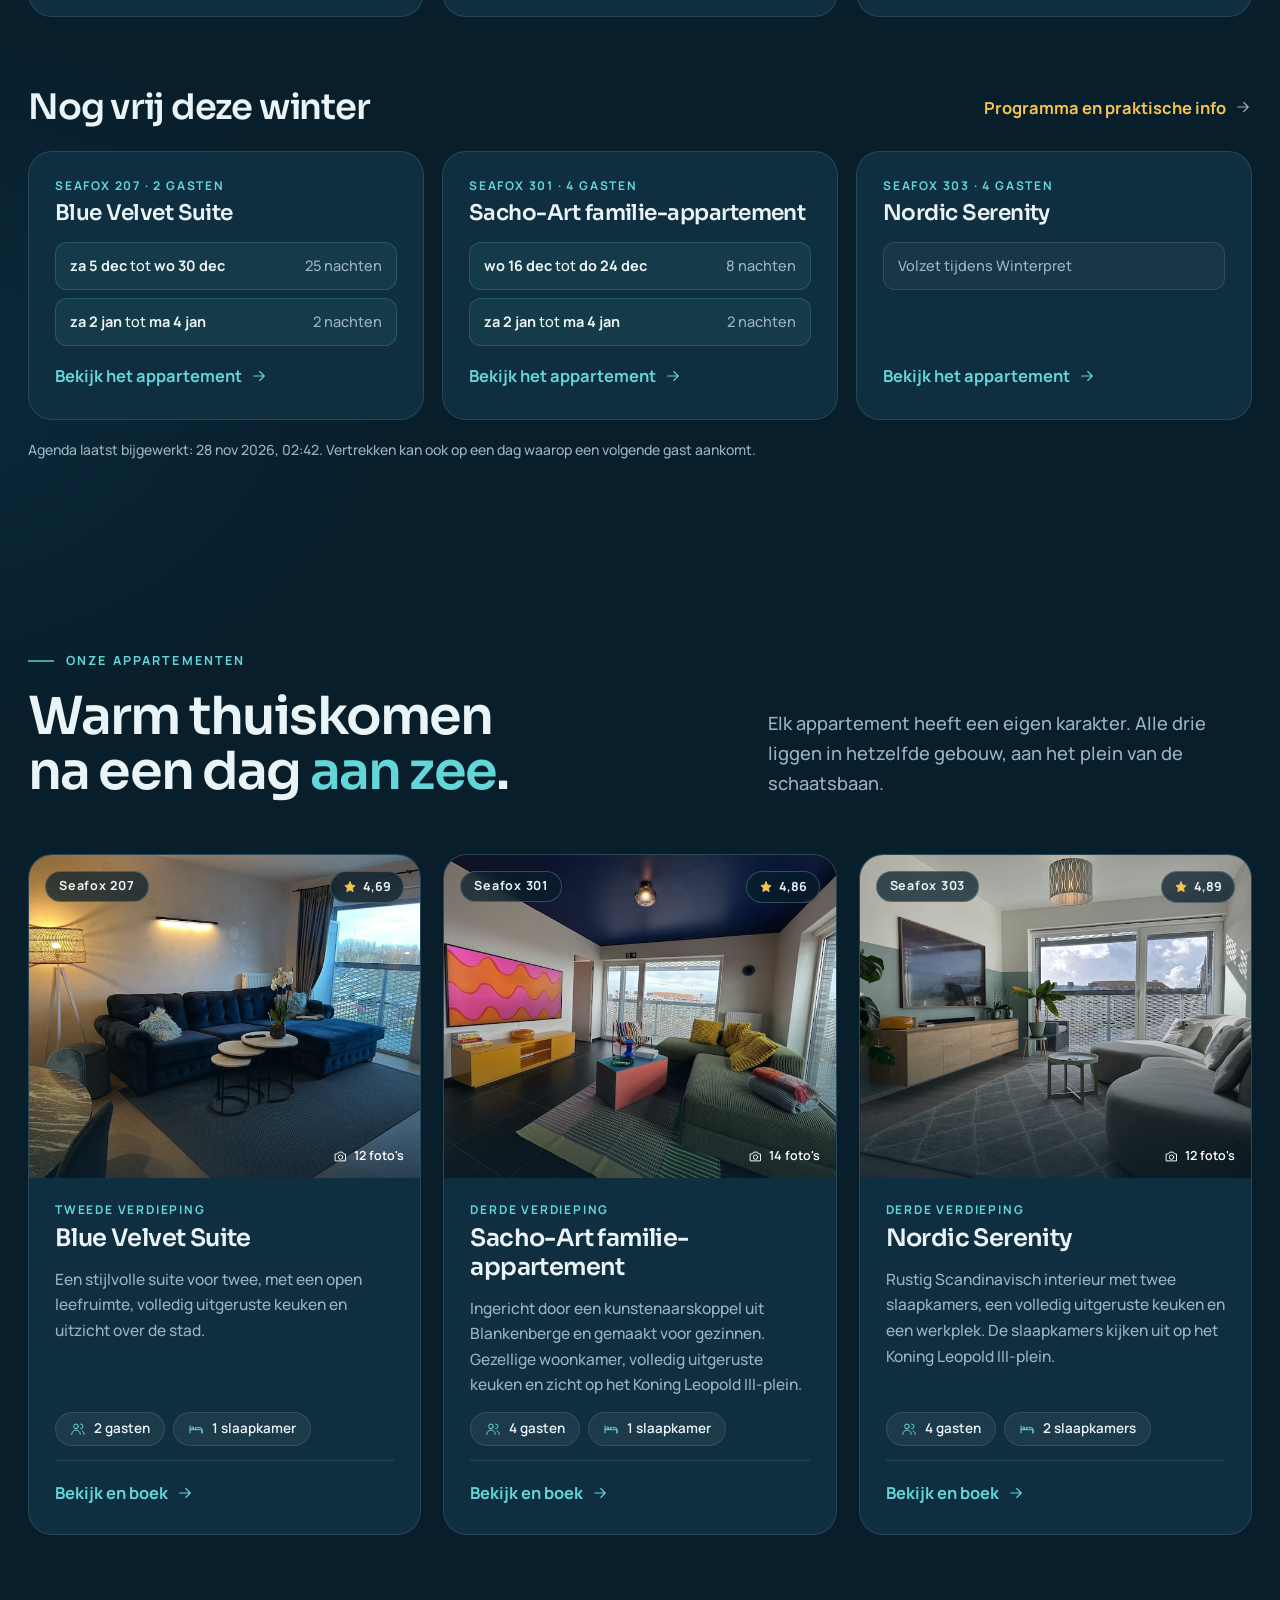
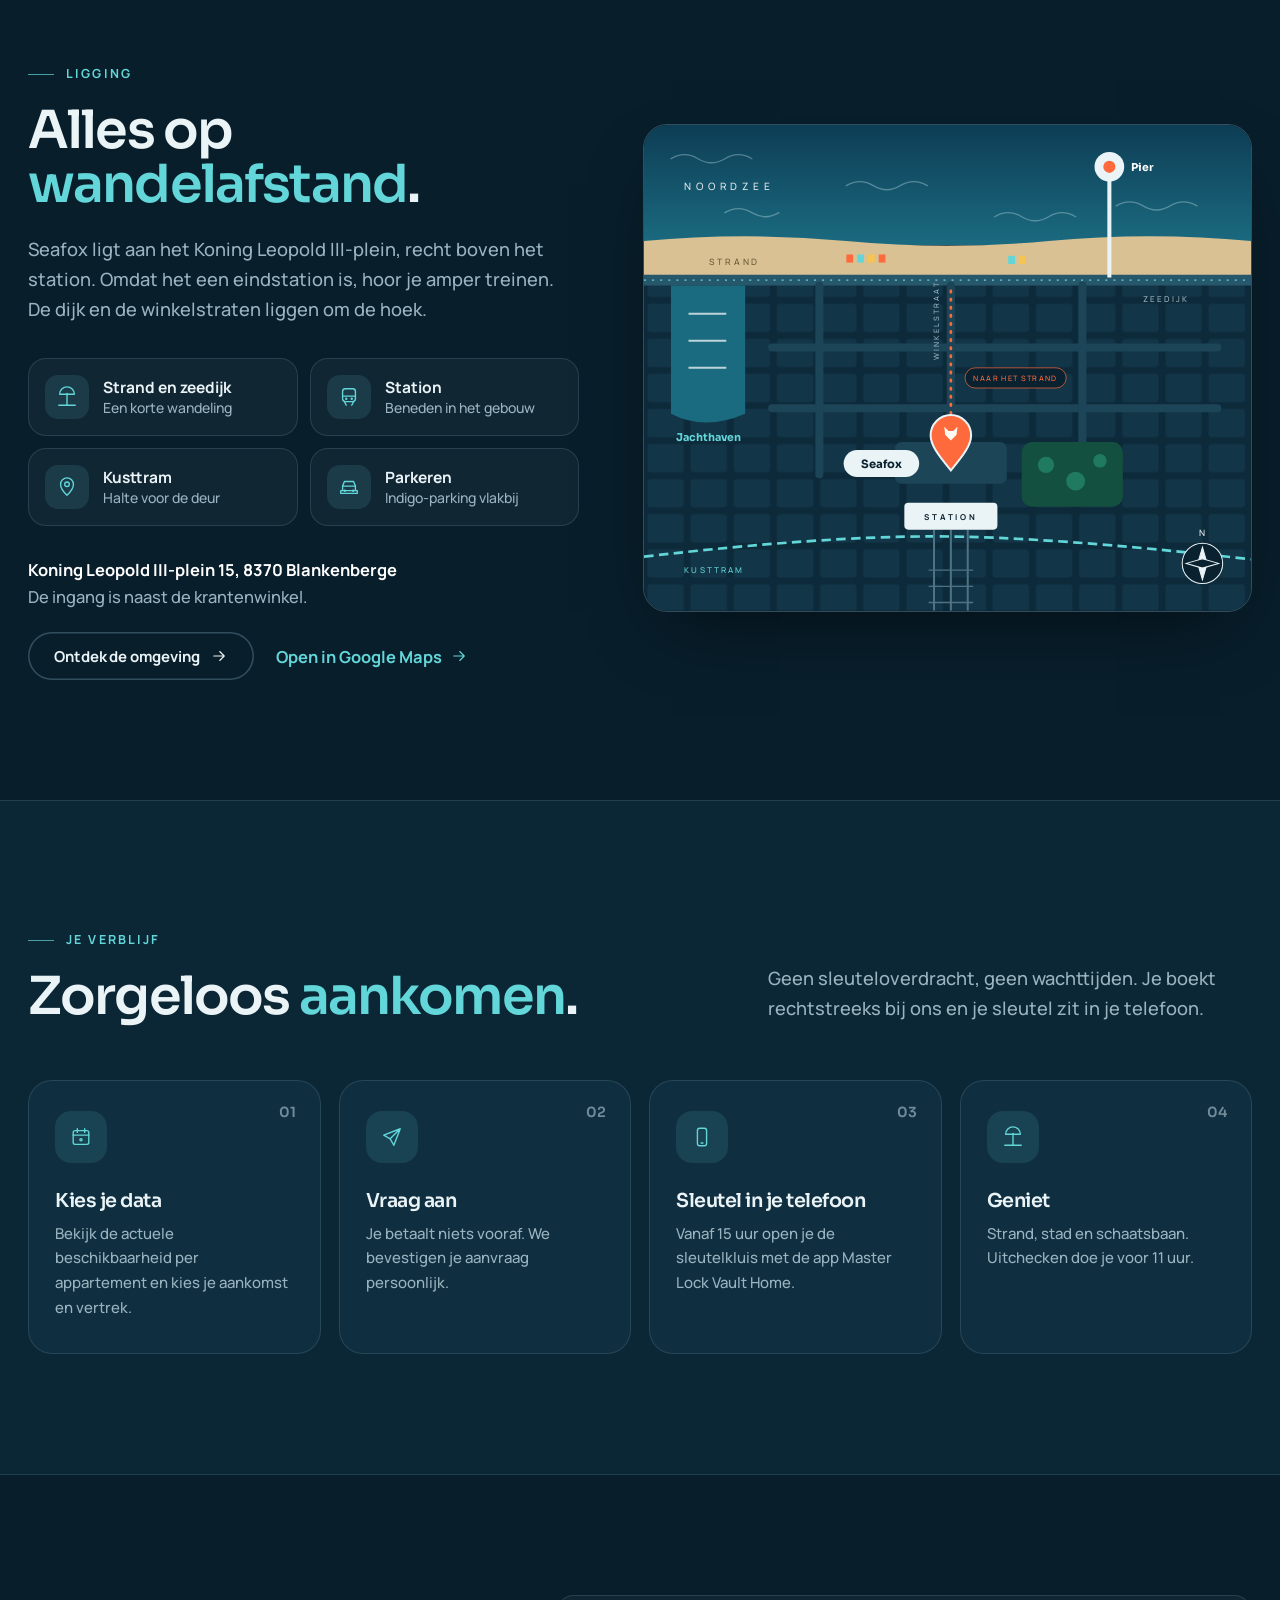
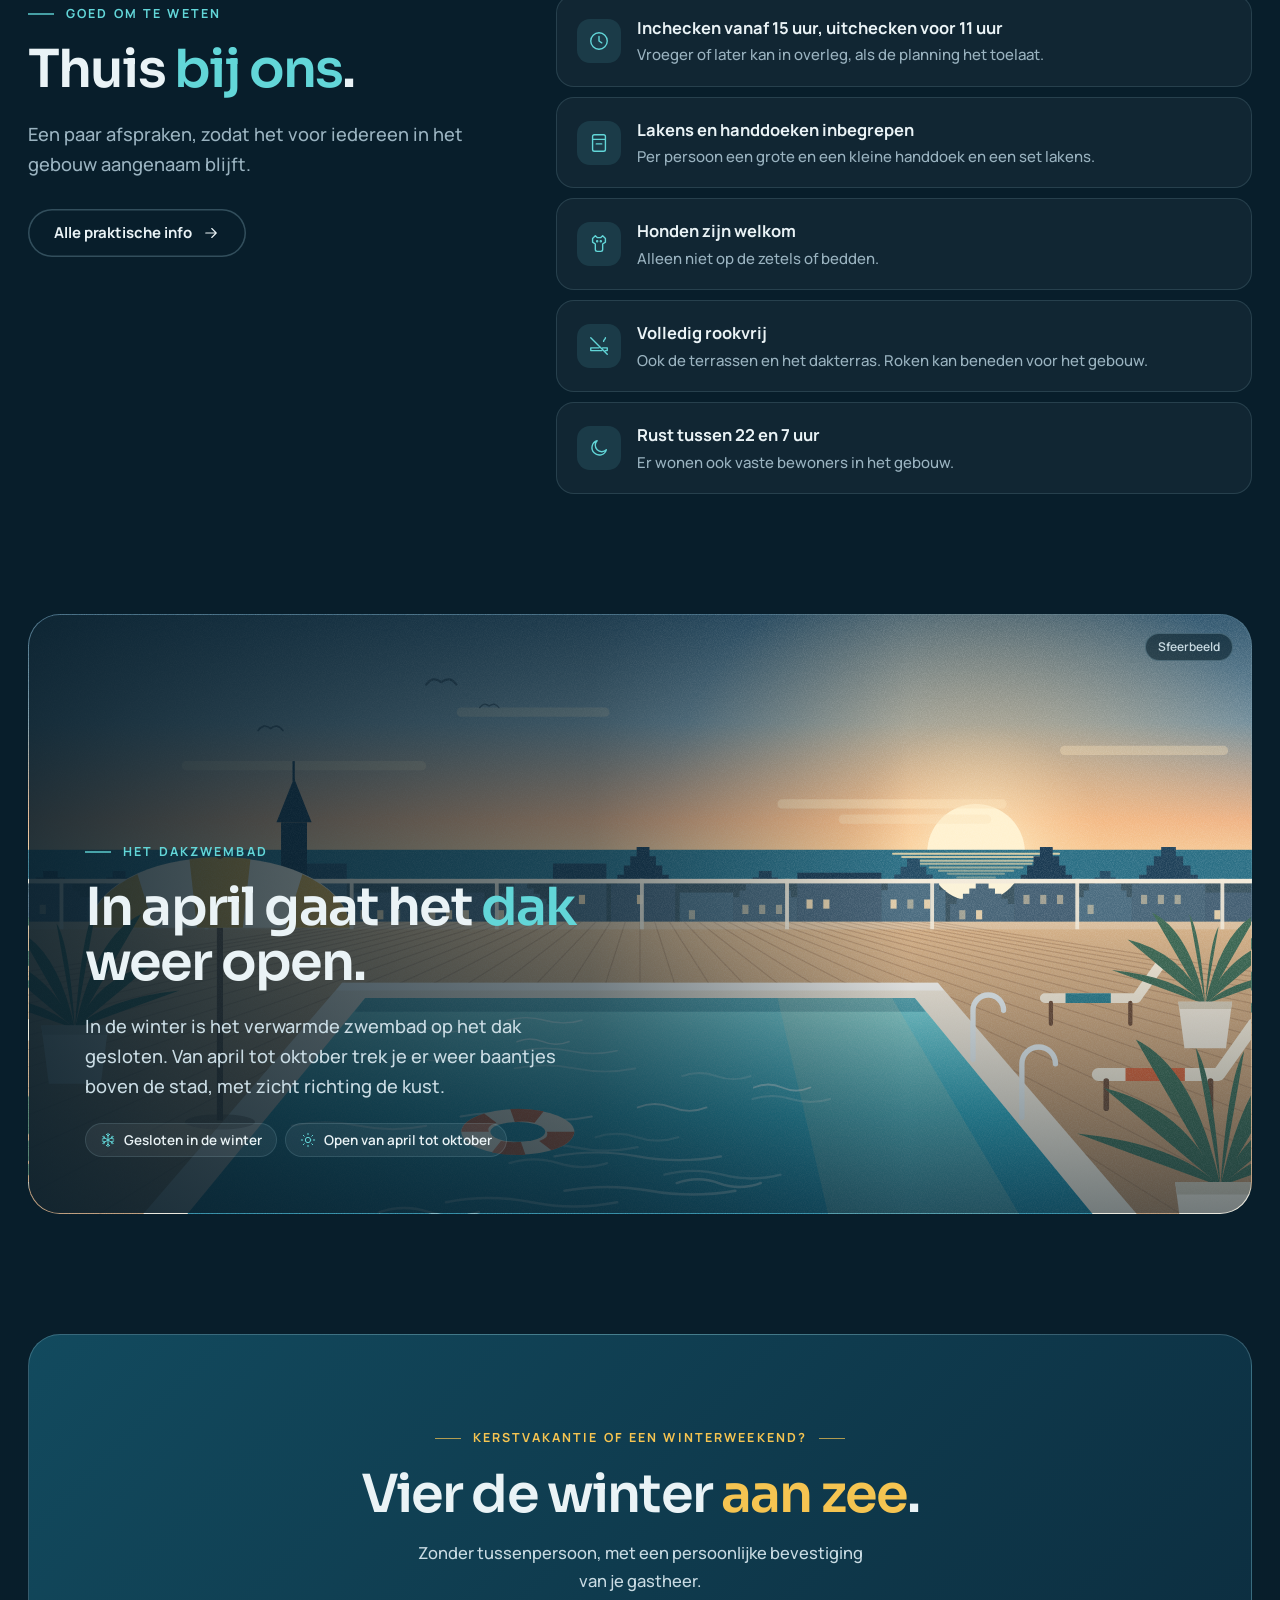
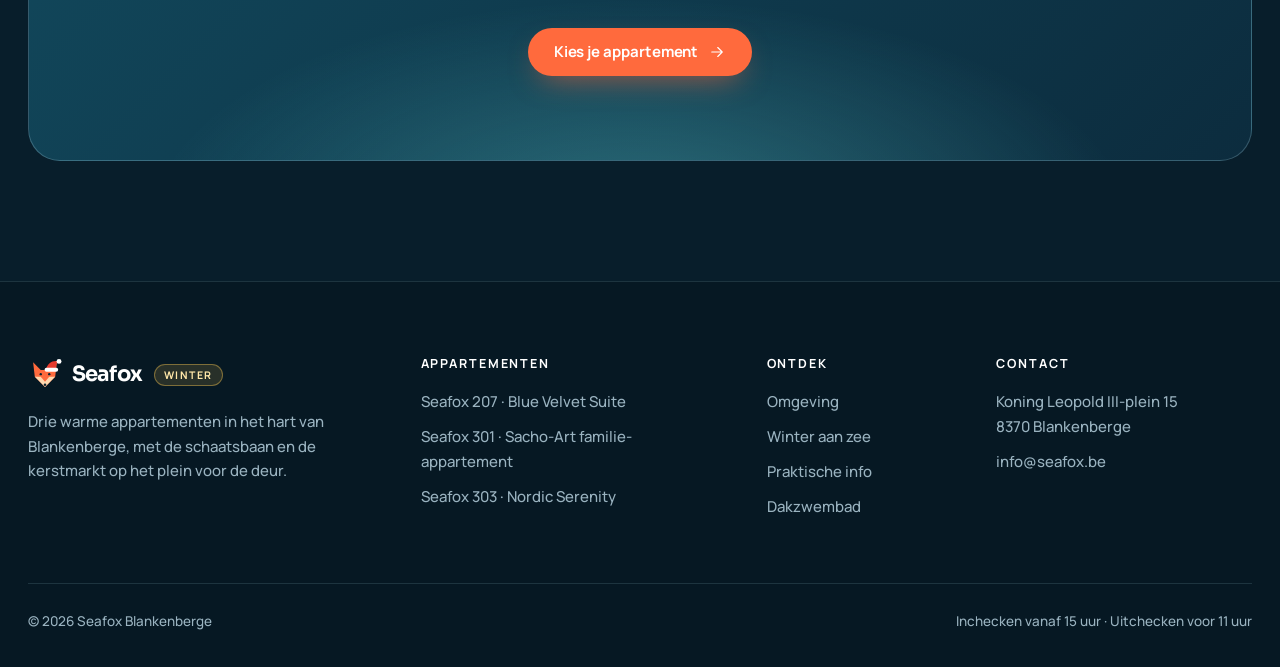
<file: nieuw/index.html>
<!doctype html>
<html lang="nl">
<head>
  <meta charset="utf-8">
  <meta name="robots" content="noindex">
  <meta http-equiv="refresh" content="0; url=../winter/">
  <title>Seafox Winter</title>
  <link rel="canonical" href="../winter/">
</head>
<body>
  <p>Het nieuwe ontwerp staat nu op <a href="../winter/">Seafox Winter</a>.</p>
  <script>location.replace("../winter/" + location.search + location.hash);</script>
</body>
</html>
</file>
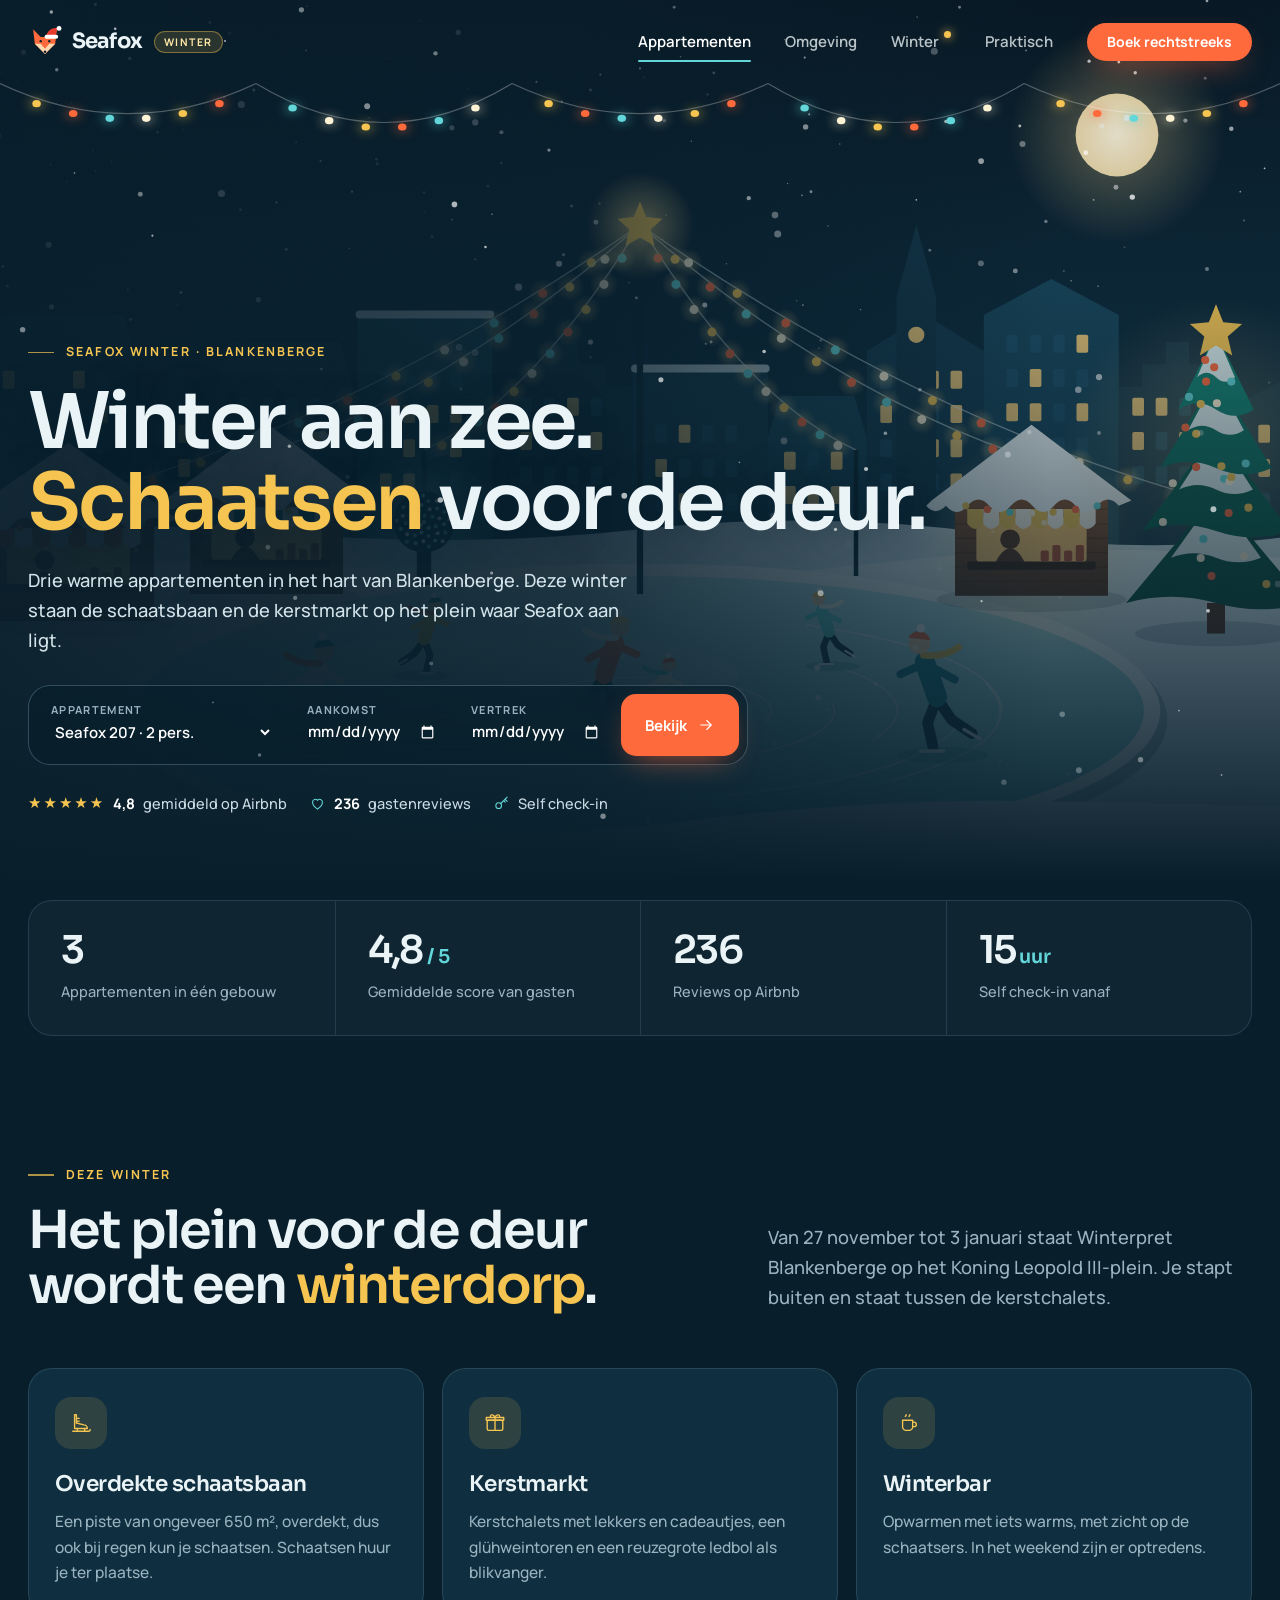
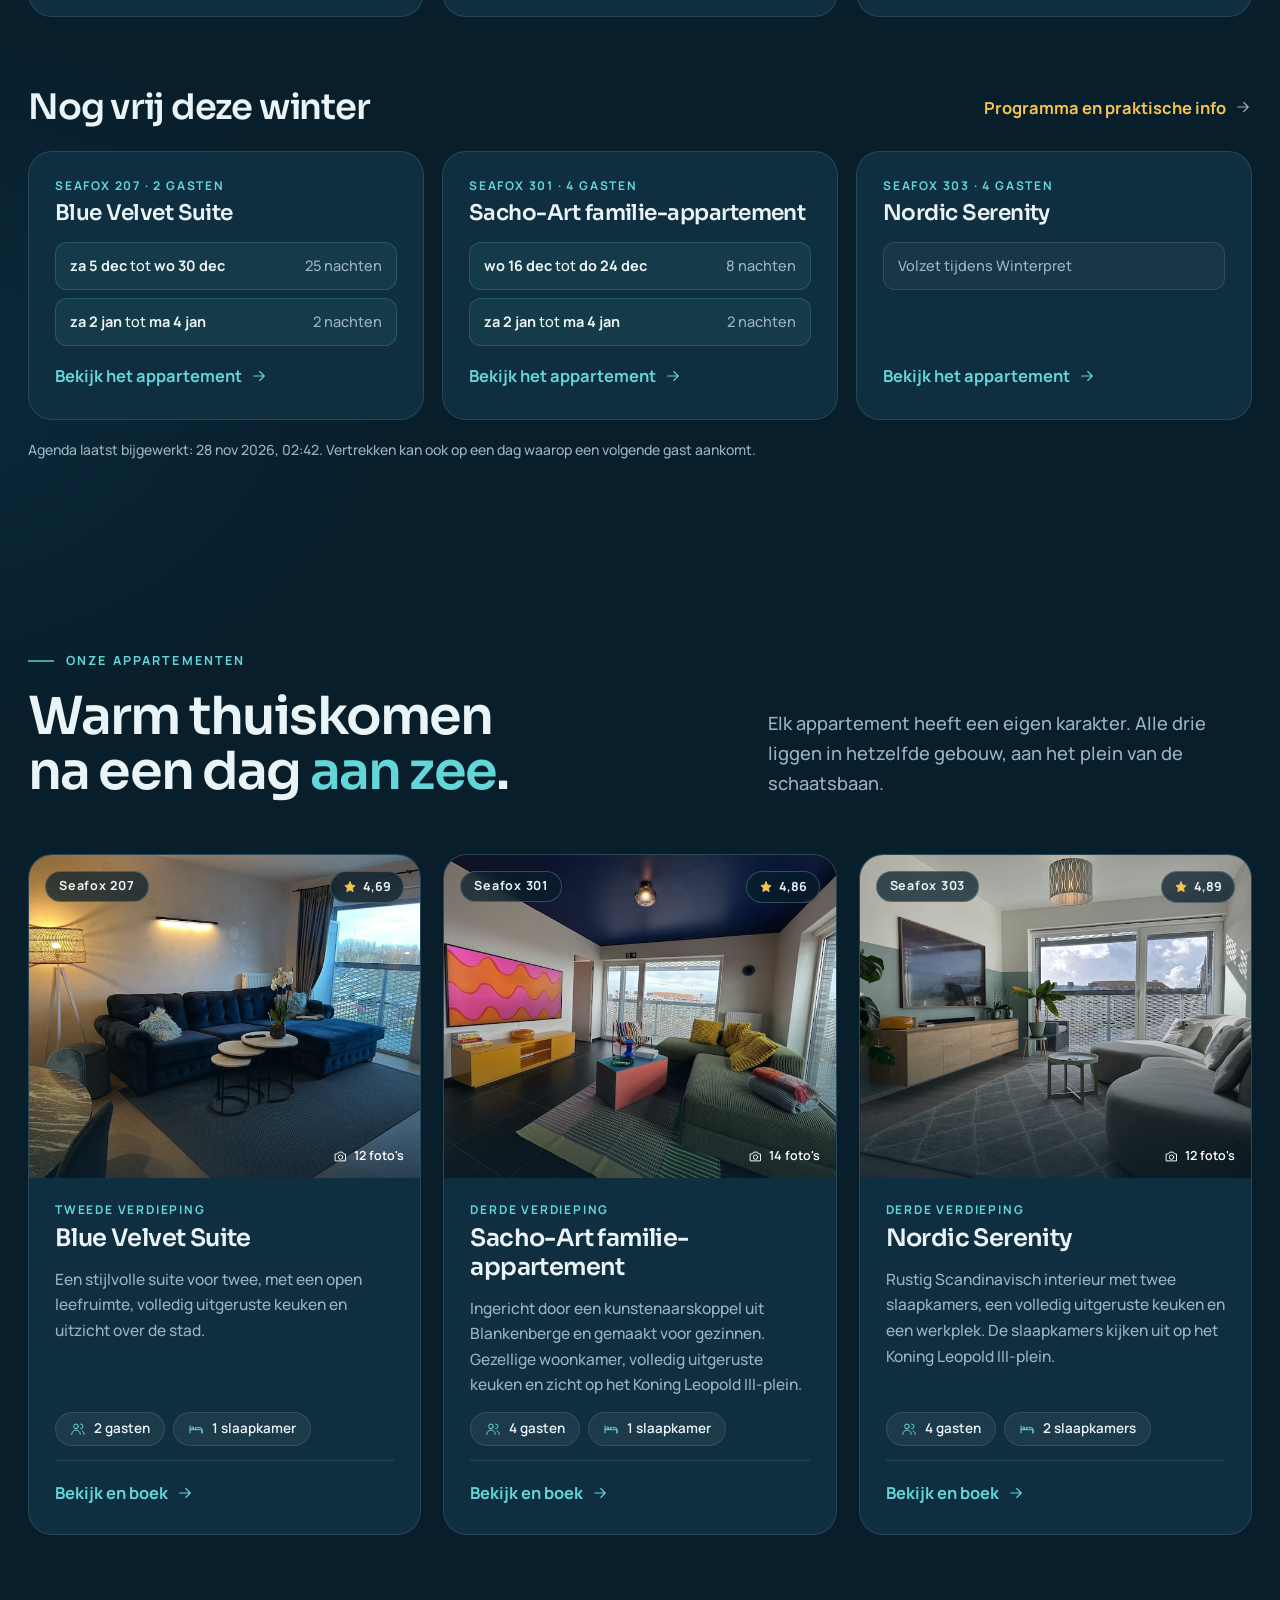
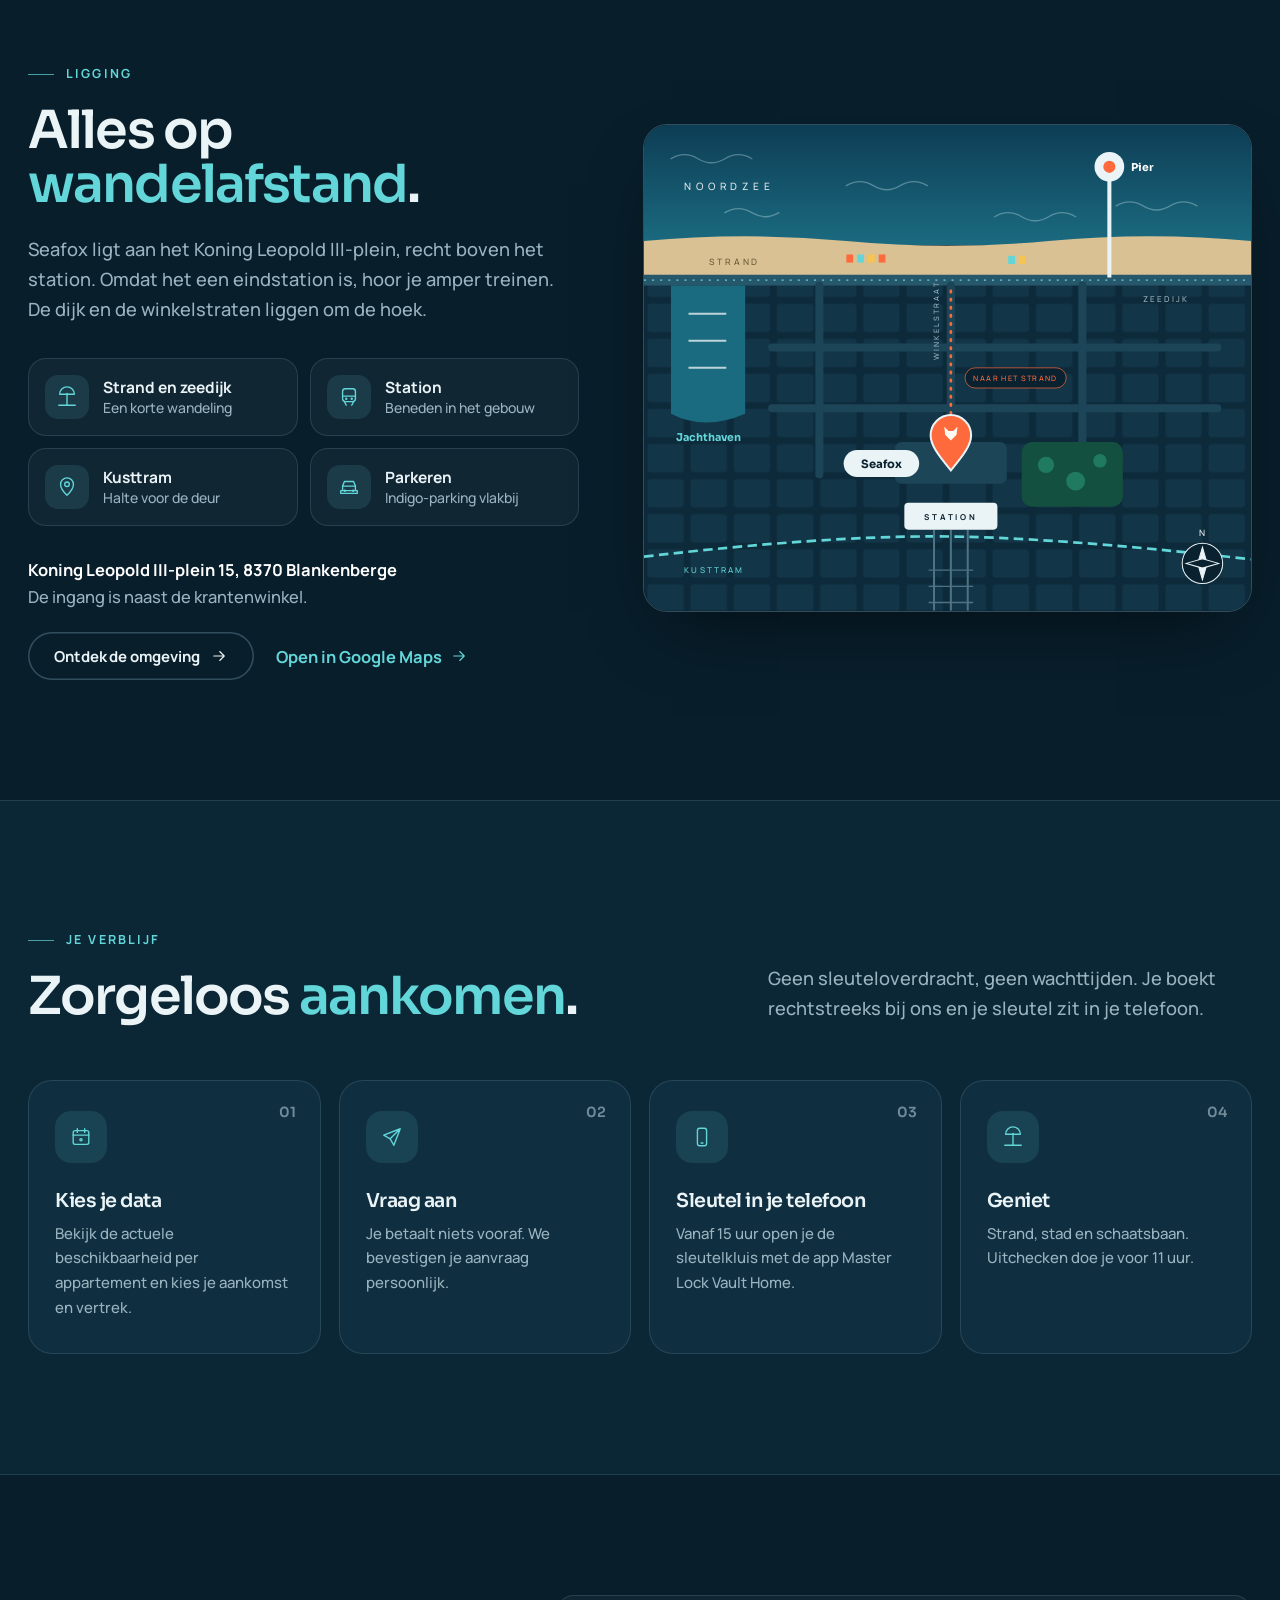
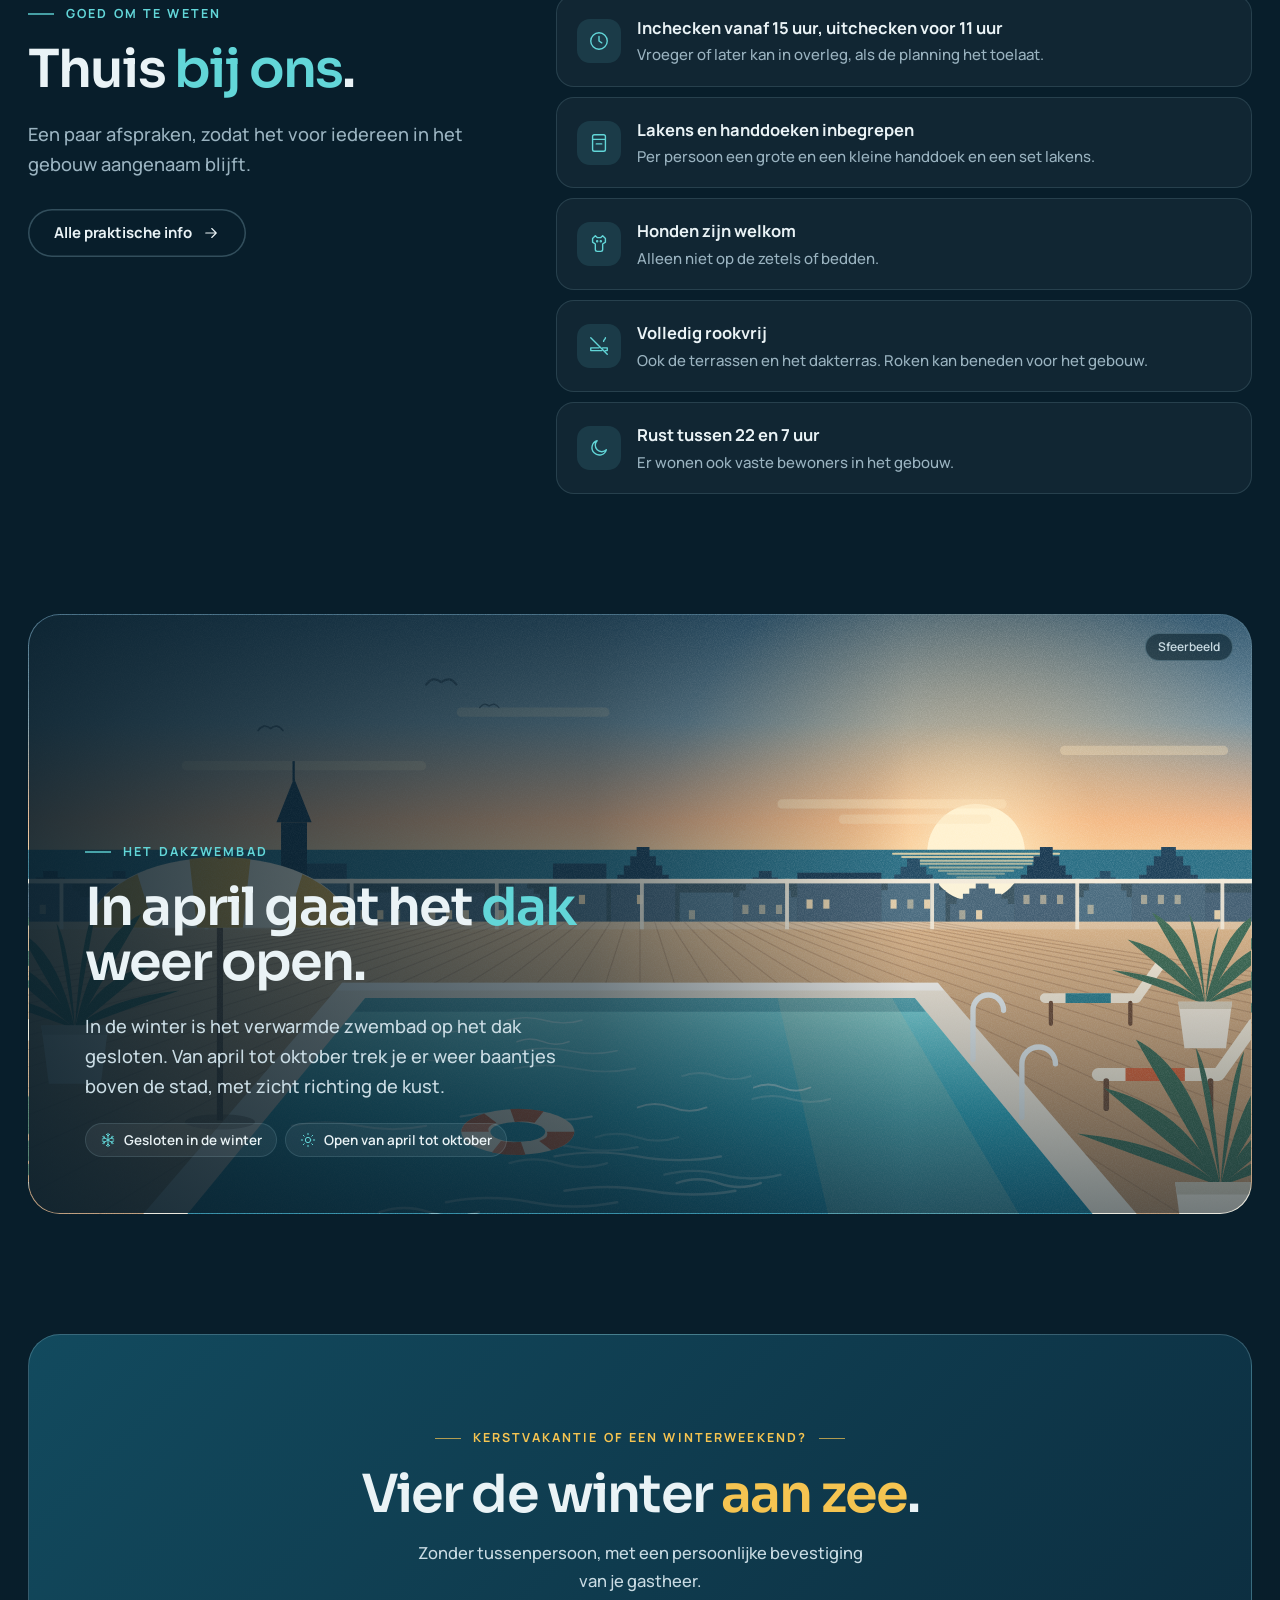
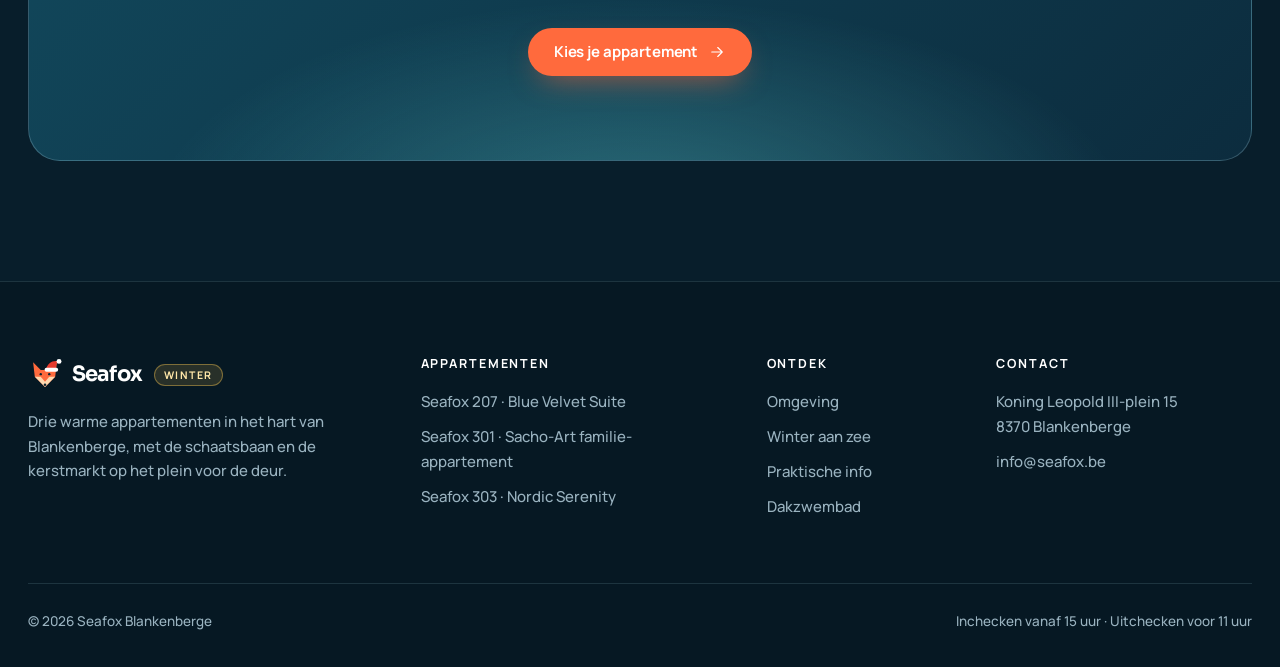
<file: winter/index.html>
<!doctype html>
<html lang="nl">
<head>
  <title>Seafox Blankenberge | Appartementen met dakzwembad aan zee</title>
  <meta name="description" content="Drie vakantieappartementen in het centrum van Blankenberge, boven het station en vlak bij het strand, met een verwarmd zwembad op het dak. Boek rechtstreeks.">
  <meta charset="utf-8">
  <meta name="robots" content="noindex">
  <meta name="viewport" content="width=device-width, initial-scale=1">
  <meta name="theme-color" content="#081e2b">
  <link rel="icon" href="assets/favicon.svg" type="image/svg+xml">
  <link rel="preconnect" href="https://fonts.googleapis.com">
  <link rel="preconnect" href="https://fonts.gstatic.com" crossorigin>
  <link href="https://fonts.googleapis.com/css2?family=Manrope:wght@500;600;700&family=Sora:wght@500;600;700&display=swap" rel="stylesheet">
  <link rel="stylesheet" href="assets/style.css">
</head>
<body>
  <header id="site-header"></header>

  <!-- Opening van de wintereditie (alleen zichtbaar als het winterthema aan staat) -->
  <section class="winter-hero home" data-lights data-season="winter">
    <img src="assets/illustrations/winter.svg" alt="Illustratie van een schaatsbaan en kerstmarkt bij avond">
    <div class="wrap">
      <span class="eyebrow gold">Seafox Winter · Blankenberge</span>
      <h1>Winter aan zee.<br><em>Schaatsen</em> voor de deur.</h1>
      <p class="lead">Drie warme appartementen in het hart van Blankenberge. Deze winter staan de schaatsbaan en de kerstmarkt op het plein waar Seafox aan ligt.</p>
        <form class="finder">
          <label>Appartement <select name="apt"></select></label>
          <label>Aankomst <input type="date" name="arr"></label>
          <label>Vertrek <input type="date" name="dep"></label>
          <button class="btn" type="submit">Bekijk <span data-icon="arrow"></span></button>
        </form>
        <div class="trust">
          <span><span class="stars">★★★★★</span><b>4,8</b> gemiddeld op Airbnb</span>
          <span><span data-icon="heart"></span><b>236</b> gastenreviews</span>
          <span><span data-icon="key"></span>Self check-in</span>
        </div>
    </div>
  </section>

  <!-- Gewone opening (buiten de winter) -->
  <section class="hero" data-season="other">
    <div class="wrap">
      <div>
        <span class="eyebrow">Blankenberge · Belgische kust</span>
        <h1>Slapen aan zee.<br><em>Zwemmen</em> op het dak.</h1>
        <p class="lead">Drie karaktervolle appartementen in het hart van Blankenberge, met een verwarmd dakzwembad, het strand om de hoek en de trein voor de deur.</p>
        <form class="finder">
          <label>Appartement <select name="apt"></select></label>
          <label>Aankomst <input type="date" name="arr"></label>
          <label>Vertrek <input type="date" name="dep"></label>
          <button class="btn" type="submit">Bekijk <span data-icon="arrow"></span></button>
        </form>
        <div class="trust">
          <span><span class="stars">★★★★★</span><b>4,8</b> gemiddeld op Airbnb</span>
          <span><span data-icon="heart"></span><b>236</b> gastenreviews</span>
          <span><span data-icon="key"></span>Self check-in</span>
        </div>
      </div>
      <div class="collage" id="collage"></div>
    </div>
    <svg class="waves" viewBox="0 0 1440 90" preserveAspectRatio="none" fill="none" stroke="currentColor" stroke-width="1.5" aria-hidden="true"><path d="M0 30q60-24 120 0t120 0 120 0 120 0 120 0 120 0 120 0 120 0 120 0 120 0 120 0 120 0"/><path d="M0 56q60-24 120 0t120 0 120 0 120 0 120 0 120 0 120 0 120 0 120 0 120 0 120 0 120 0" opacity=".6"/><path d="M0 80q60-24 120 0t120 0 120 0 120 0 120 0 120 0 120 0 120 0 120 0 120 0 120 0 120 0" opacity=".3"/></svg>
  </section>

  <section class="stats">
    <div class="wrap reveal">
      <div><b>3</b><span>Appartementen in één gebouw</span></div>
      <div><b>4,8<small>/ 5</small></b><span>Gemiddelde score van gasten</span></div>
      <div><b>236</b><span>Reviews op Airbnb</span></div>
      <div><b>15<small>uur</small></b><span>Self check-in vanaf</span></div>
    </div>
  </section>

  <section id="winter" data-season="winter">
    <div class="wrap">
      <div class="section-head reveal">
        <div>
          <span class="eyebrow gold">Deze winter</span>
          <h2>Het plein voor de deur<br>wordt een <em class="gold">winterdorp</em>.</h2>
        </div>
        <p class="lead">Van <span id="w-range">27 november tot 3 januari</span> staat Winterpret Blankenberge op het Koning Leopold III-plein. Je stapt buiten en staat tussen de kerstchalets.</p>
      </div>
      <div class="cards">
        <div class="card gold reveal"><i data-icon="skate"></i><h3>Overdekte schaatsbaan</h3><p>Een piste van ongeveer 650 m², overdekt, dus ook bij regen kun je schaatsen. Schaatsen huur je ter plaatse.</p></div>
        <div class="card gold reveal d1"><i data-icon="gift"></i><h3>Kerstmarkt</h3><p>Kerstchalets met lekkers en cadeautjes, een glühweintoren en een reuzegrote ledbol als blikvanger.</p></div>
        <div class="card gold reveal d2"><i data-icon="mug"></i><h3>Winterbar</h3><p>Opwarmen met iets warms, met zicht op de schaatsers. In het weekend zijn er optredens.</p></div>
      </div>
      <div class="group-title reveal"><h2>Nog vrij deze winter</h2><a class="link" href="winter.html" style="color:var(--gold)">Programma en praktische info <span data-icon="arrow"></span></a></div>
      <div class="free" id="free"></div>
      <p class="cal-note" id="free-note" style="margin-top:18px"></p>
    </div>
  </section>

  <section id="appartementen" data-winter-tight>
    <div class="wrap">
      <div class="section-head reveal">
        <div>
          <span class="eyebrow">Onze appartementen</span>
          <h2 data-season="other">Drie sferen,<br>één adres <em>aan zee</em>.</h2>
          <h2 data-season="winter">Warm thuiskomen<br>na een dag <em>aan zee</em>.</h2>
        </div>
        <p class="lead" data-season="other">Elk appartement heeft een eigen karakter. Alle drie liggen in hetzelfde gebouw, met toegang tot het zwembad op het dak.</p>
        <p class="lead" data-season="winter">Elk appartement heeft een eigen karakter. Alle drie liggen in hetzelfde gebouw, aan het plein van de schaatsbaan.</p>
      </div>
      <div class="rooms" id="rooms"></div>
    </div>
  </section>

  <section class="pool" id="zwembad">
    <div class="wrap">
      <div class="pool-card reveal" role="img" aria-label="Illustratie van het zwembad op het dak bij zonsondergang">
        <span class="sketch">Sfeerbeeld</span>
        <div class="text" data-season="other">
          <span class="eyebrow">Het dakzwembad</span>
          <h2>Baantjes trekken <em>boven</em> de stad.</h2>
          <p class="lead">Op de vierde verdieping ligt een verwarmd zwembad met ligbedden en zicht richting de kust. Exclusief voor bewoners en gasten.</p>
          <div class="chips">
            <span class="chip"><span data-icon="sun"></span>April tot oktober</span>
            <span class="chip"><span data-icon="pool"></span>Verwarmd</span>
            <span class="chip"><span data-icon="key"></span>Neem je sleutel mee</span>
          </div>
        </div>
        <div class="text" data-season="winter">
          <span class="eyebrow">Het dakzwembad</span>
          <h2>In april gaat het <em>dak</em> weer open.</h2>
          <p class="lead">In de winter is het verwarmde zwembad op het dak gesloten. Van april tot oktober trek je er weer baantjes boven de stad, met zicht richting de kust.</p>
          <div class="chips">
            <span class="chip"><span data-icon="snow"></span>Gesloten in de winter</span>
            <span class="chip"><span data-icon="sun"></span>Open van april tot oktober</span>
          </div>
        </div>
      </div>
    </div>
  </section>

  <section id="ligging" style="padding-top:0">
    <div class="wrap place">
      <div class="reveal">
        <span class="eyebrow">Ligging</span>
        <h2>Alles op <em>wandelafstand</em>.</h2>
        <p class="lead">Seafox ligt aan het Koning Leopold III-plein, recht boven het station. Omdat het een eindstation is, hoor je amper treinen. De dijk en de winkelstraten liggen om de hoek.</p>
        <ul class="near">
          <li><span data-icon="beach"></span><b>Strand en zeedijk</b><span>Een korte wandeling</span></li>
          <li><span data-icon="train"></span><b>Station</b><span>Beneden in het gebouw</span></li>
          <li><span data-icon="pin"></span><b>Kusttram</b><span>Halte voor de deur</span></li>
          <li><span data-icon="car"></span><b>Parkeren</b><span>Indigo-parking vlakbij</span></li>
        </ul>
        <p class="address"><b>Koning Leopold III-plein 15, 8370 Blankenberge</b><br>De ingang is naast de krantenwinkel.</p>
        <div class="chips" style="gap:22px;align-items:center">
          <a class="btn ghost" href="omgeving.html">Ontdek de omgeving <span data-icon="arrow"></span></a>
          <a class="link" href="https://www.google.com/maps/search/?api=1&query=Koning+Leopold+III-plein+15+8370+Blankenberge" target="_blank" rel="noopener">Open in Google Maps <span data-icon="arrow"></span></a>
        </div>
      </div>
      <div class="map reveal d1">
        <svg viewBox="0 0 900 720" font-family="Manrope, sans-serif" role="img" aria-label="Schematische kaart van Blankenberge met Seafox bij het station">
          <defs>
            <linearGradient id="m-sea" x1="0" y1="0" x2="0" y2="1"><stop offset="0" stop-color="#0d3d55"/><stop offset="1" stop-color="#1b6b80"/></linearGradient>
            <pattern id="m-blocks" width="64" height="52" patternUnits="userSpaceOnUse"><rect width="64" height="52" fill="#0d2a3a"/><rect x="5" y="5" width="54" height="42" rx="5" fill="#123547"/></pattern>
          </defs>
          <rect width="900" height="720" fill="url(#m-blocks)"/>
          <rect width="900" height="178" fill="url(#m-sea)"/>
          <g fill="none" stroke="#cfe9ee" stroke-width="2" opacity=".35" stroke-linecap="round"><path d="M40 50q20-12 40 0t40 0 40 0M300 90q20-12 40 0t40 0 40 0M700 120q20-12 40 0t40 0 40 0M120 130q20-12 40 0t40 0M520 136q20-12 40 0t40 0 40 0"/></g>
          <text x="60" y="96" fill="#fff" font-size="15" letter-spacing="7" opacity=".85">NOORDZEE</text>
          <path d="M0 172q150-14 300 0t300 0 300 0v52H0z" fill="#d9c193"/>
          <rect y="222" width="900" height="16" fill="#27576b"/><path d="M0 230h900" stroke="#62d6d8" stroke-width="2" stroke-dasharray="3 9"/>
          <text x="96" y="208" fill="#6b5a36" font-size="13" letter-spacing="4">STRAND</text>
          <text x="740" y="262" fill="#9ab3c0" font-size="12" letter-spacing="3">ZEEDIJK</text>
          <g><rect x="300" y="192" width="10" height="12" fill="#ff6a3d"/><rect x="316" y="192" width="10" height="12" fill="#62d6d8"/><rect x="332" y="192" width="10" height="12" fill="#f5c451"/><rect x="348" y="192" width="10" height="12" fill="#ff6a3d"/><rect x="540" y="194" width="10" height="12" fill="#62d6d8"/><rect x="556" y="194" width="10" height="12" fill="#f5c451"/></g>
          <path d="M690 226V76" stroke="#eaf3f6" stroke-width="6"/><circle cx="690" cy="62" r="22" fill="#eaf3f6"/><circle cx="690" cy="62" r="9" fill="#ff6a3d"/>
          <text x="722" y="68" fill="#fff" font-size="16" font-weight="700" font-family="Sora, sans-serif">Pier</text>
          <path d="M40 238h110v190q-60 26-110 0z" fill="#1b6b80"/><g stroke="#fff" stroke-width="3" opacity=".7"><path d="M66 280h56M66 320h56M66 360h56"/></g>
          <text x="48" y="468" fill="#62d6d8" font-size="16" font-weight="700" font-family="Sora, sans-serif">Jachthaven</text>
          <g stroke="#1c4558" stroke-width="12" fill="none" stroke-linecap="round"><path d="M455 238V470"/><path d="M190 330h660M190 420h660"/><path d="M260 238v280M650 238v280"/></g>
          <rect x="560" y="470" width="150" height="96" rx="16" fill="#14503f"/><g fill="#1f7a5e"><circle cx="596" cy="504" r="12"/><circle cx="640" cy="528" r="14"/><circle cx="676" cy="498" r="10"/></g>
          <path d="M0 640q260-30 430-30t470 34" fill="none" stroke="#62d6d8" stroke-width="4" stroke-dasharray="14 8"/>
          <text x="60" y="664" fill="#62d6d8" font-size="12" letter-spacing="3">KUSTTRAM</text>
          <rect x="372" y="470" width="166" height="62" rx="10" fill="#1c4558"/>
          <g stroke="#4d7385" stroke-width="3"><path d="M430 600v120M455 600v120M480 600v120"/></g><g stroke="#4d7385" stroke-width="2"><path d="M422 660h66M422 684h66M422 708h66"/></g>
          <rect x="386" y="560" width="138" height="40" rx="6" fill="#eaf3f6"/><text x="455" y="585" fill="#0a2230" font-weight="700" font-size="12" letter-spacing="4" text-anchor="middle">STATION</text>
          <path d="M455 440V246" fill="none" stroke="#ff6a3d" stroke-width="4" stroke-dasharray="2 10" stroke-linecap="round"/>
          <g transform="translate(476 360)"><rect width="150" height="30" rx="15" fill="#0a2230" stroke="#ff6a3d"/><text x="75" y="20" fill="#ff6a3d" font-size="11" letter-spacing="2" text-anchor="middle">NAAR HET STRAND</text></g>
          <text x="438" y="290" fill="#9ab3c0" font-size="11" letter-spacing="3" transform="rotate(-90 438 290)" text-anchor="middle">WINKELSTRAAT</text>
          <circle class="pulse" cx="455" cy="478" r="16" fill="#ff6a3d"/>
          <path d="M455 512c-20-24-30-38-30-52a30 30 0 0 1 60 0c0 14-10 28-30 52z" fill="#ff6a3d" stroke="#eaf3f6" stroke-width="3"/>
          <g transform="translate(441 444) scale(.7)"><path d="M6 5l9 9h10l9-9-2 17-12 12L8 22z" fill="#fdfaf4"/></g>
          <g transform="translate(296 482)"><rect width="112" height="40" rx="20" fill="#eaf3f6"/><text x="56" y="26" fill="#0a2230" font-size="17" text-anchor="middle" font-family="Sora, sans-serif" font-weight="700">Seafox</text></g>
          <g transform="translate(828 650)" fill="none" stroke="#eaf3f6" stroke-width="1.5"><circle r="30" fill="#0a2230"/><path d="M0-24l7 24-7 24-7-24z" fill="#eaf3f6"/><path d="M-24 0l24-7 24 7-24 7z" fill="#0a2230"/></g>
          <text x="828" y="610" fill="#eaf3f6" font-size="13" text-anchor="middle">N</text>
          
        </svg>
      </div>
    </div>
  </section>

  <section class="band" id="verblijf">
    <div class="wrap">
      <div class="section-head reveal">
        <div>
          <span class="eyebrow">Je verblijf</span>
          <h2>Zorgeloos <em>aankomen</em>.</h2>
        </div>
        <p class="lead">Geen sleuteloverdracht, geen wachttijden. Je boekt rechtstreeks bij ons en je sleutel zit in je telefoon.</p>
      </div>
      <div class="steps">
        <div class="step reveal"><span data-icon="calendar"></span><h3>Kies je data</h3><p>Bekijk de actuele beschikbaarheid per appartement en kies je aankomst en vertrek.</p></div>
        <div class="step reveal d1"><span data-icon="send"></span><h3>Vraag aan</h3><p>Je betaalt niets vooraf. We bevestigen je aanvraag persoonlijk.</p></div>
        <div class="step reveal d2"><span data-icon="phone"></span><h3>Sleutel in je telefoon</h3><p>Vanaf 15 uur open je de sleutelkluis met de app Master Lock Vault Home.</p></div>
        <div class="step reveal d3"><span data-icon="beach"></span><h3>Geniet</h3><p data-season="other">Strand, stad en zwembad. Uitchecken doe je voor 11 uur.</p><p data-season="winter">Strand, stad en schaatsbaan. Uitchecken doe je voor 11 uur.</p></div>
      </div>
    </div>
  </section>

  <section>
    <div class="wrap rules">
      <div class="reveal">
        <span class="eyebrow">Goed om te weten</span>
        <h2>Thuis <em>bij ons</em>.</h2>
        <p class="lead">Een paar afspraken, zodat het voor iedereen in het gebouw aangenaam blijft.</p>
        <a class="btn ghost" href="praktisch.html">Alle praktische info <span data-icon="arrow"></span></a>
      </div>
      <ul class="rule-list reveal d1">
        <li><span data-icon="clock"></span><b>Inchecken vanaf 15 uur, uitchecken voor 11 uur</b><span>Vroeger of later kan in overleg, als de planning het toelaat.</span></li>
        <li><span data-icon="towel"></span><b>Lakens en handdoeken inbegrepen</b><span>Per persoon een grote en een kleine handdoek en een set lakens.</span></li>
        <li><span data-icon="dog"></span><b>Honden zijn welkom</b><span>Alleen niet op de zetels of bedden.</span></li>
        <li><span data-icon="nosmoke"></span><b>Volledig rookvrij</b><span>Ook de terrassen en het dakterras. Roken kan beneden voor het gebouw.</span></li>
        <li><span data-icon="moon"></span><b>Rust tussen 22 en 7 uur</b><span>Er wonen ook vaste bewoners in het gebouw.</span></li>
      </ul>
    </div>
  </section>

  <section class="cta">
    <div class="wrap">
      <div class="cta-card reveal">
        <span class="eyebrow" data-season="other">Klaar voor zeelucht?</span>
        <span class="eyebrow gold" data-season="winter">Kerstvakantie of een winterweekend?</span>
        <h2 data-season="other">Boek <em>rechtstreeks</em> bij Seafox.</h2>
        <h2 data-season="winter">Vier de winter <em class="gold">aan zee</em>.</h2>
        <p>Zonder tussenpersoon, met een persoonlijke bevestiging van je gastheer.</p>
        <a class="btn" href="#appartementen">Kies je appartement <span data-icon="arrow"></span></a>
      </div>
    </div>
  </section>

  <footer id="site-footer"></footer>

  <script type="module">
    import { icon, cover, small, initSite, isoDate, longDate, renderFreeNights } from "./assets/site.js";
    const { site, apartments, winter } = await initSite("home");

    if (winter) {
      // Wintereditie: eigen titel, de data van Winterpret, de vrije nachten, en het zwembad schuift naar onderen.
      document.title = "Seafox Winter | Schaatsen en kerstmarkt voor de deur in Blankenberge";
      document.getElementById("w-range").textContent = `${longDate(site.winter.from)} tot ${longDate(site.winter.until)}`;
      renderFreeNights(document.getElementById("free"), document.getElementById("free-note"), apartments, site);
      document.querySelector(".cta").before(document.getElementById("zwembad"));
    } else {
      // Collage bovenaan: één foto per appartement.
      const pos = ["c1", "c2", "c3"];
      document.getElementById("collage").innerHTML = `<div class="orb"></div>` +
        [apartments[1], apartments[0], apartments[2]].map((a, i) => {
          const p = a.photos[i === 0 ? 1 : 0] ?? a.photos[0];
          const src = p ? small(p.src) : `assets/illustrations/${a.id}.svg`;
          return `<figure class="${pos[i]}"><img src="${src}" alt="${a.name}, ${a.subtitle}" ${i ? 'loading="lazy"' : ""}><figcaption>${a.subtitle}</figcaption></figure>`;
        }).join("") +
        `<div class="badge b1"><i>${icon("pool")}</i><span><b>Dakzwembad</b>verwarmd, april tot oktober</span></div>
         <div class="badge b2"><i>${icon("star")}</i><span><b>4,8 op 5</b>236 reviews</span></div>`;
    }

    document.getElementById("rooms").innerHTML = apartments.map((a, i) => `
      <a class="room reveal d${i}" href="appartement.html?id=${a.id}">
        <div class="pic">
          ${cover(a)}
          <span class="no">${a.name}</span>
          <span class="rate">${icon("star")}${a.rating.split(" uit")[0]}</span>
          ${a.photos.length ? `<span class="count">${icon("camera")}${a.photos.length} foto's</span>` : ""}
        </div>
        <div class="body">
          <h3><small>${a.floor}</small>${a.subtitle}</h3>
          <p>${a.summary}</p>
          <div class="chips">
            <span class="chip">${icon("users")}${a.guests} gasten</span>
            <span class="chip">${icon("bed")}${a.bedrooms} slaapkamer${a.bedrooms > 1 ? "s" : ""}</span>
          </div>
          <div class="foot"><span class="link">Bekijk en boek ${icon("arrow")}</span></div>
        </div>
      </a>`).join("");
    document.querySelectorAll("#rooms .reveal").forEach((el) => requestAnimationFrame(() => el.classList.add("in")));

    // Zoekbalk: stuurt door naar het gekozen appartement met de datums al ingevuld.
    const today = isoDate(new Date());
    document.querySelectorAll(".finder").forEach((form) => {
      form.apt.innerHTML = apartments.map((a) => `<option value="${a.id}">${a.name} · ${a.guests} pers.</option>`).join("");
      form.arr.min = today;
      form.dep.min = today;
      form.addEventListener("submit", (e) => {
        e.preventDefault();
        const q = new URLSearchParams({ id: form.apt.value });
        if (form.arr.value) q.set("arr", form.arr.value);
        if (form.dep.value) q.set("dep", form.dep.value);
        location.href = `appartement.html?${q}#boeken`;
      });
    });
  </script>
</body>
</html>
</file>
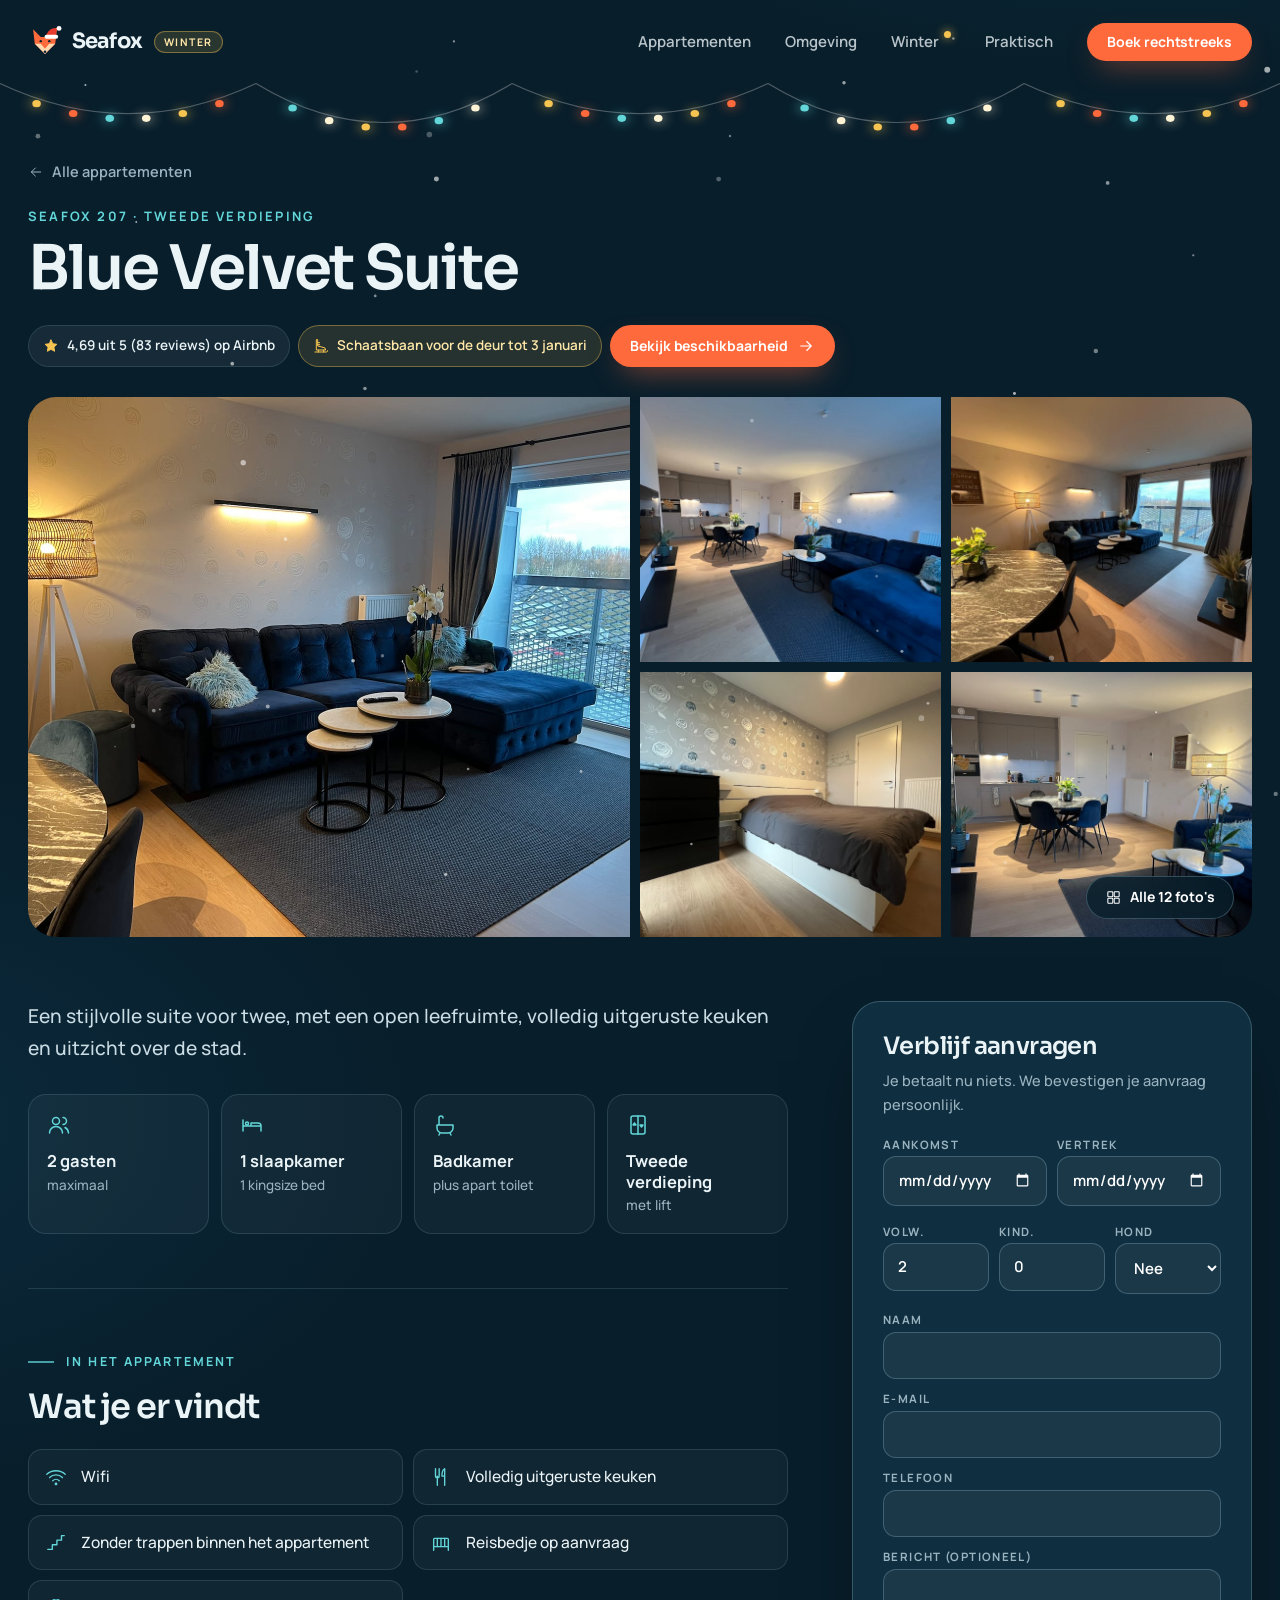
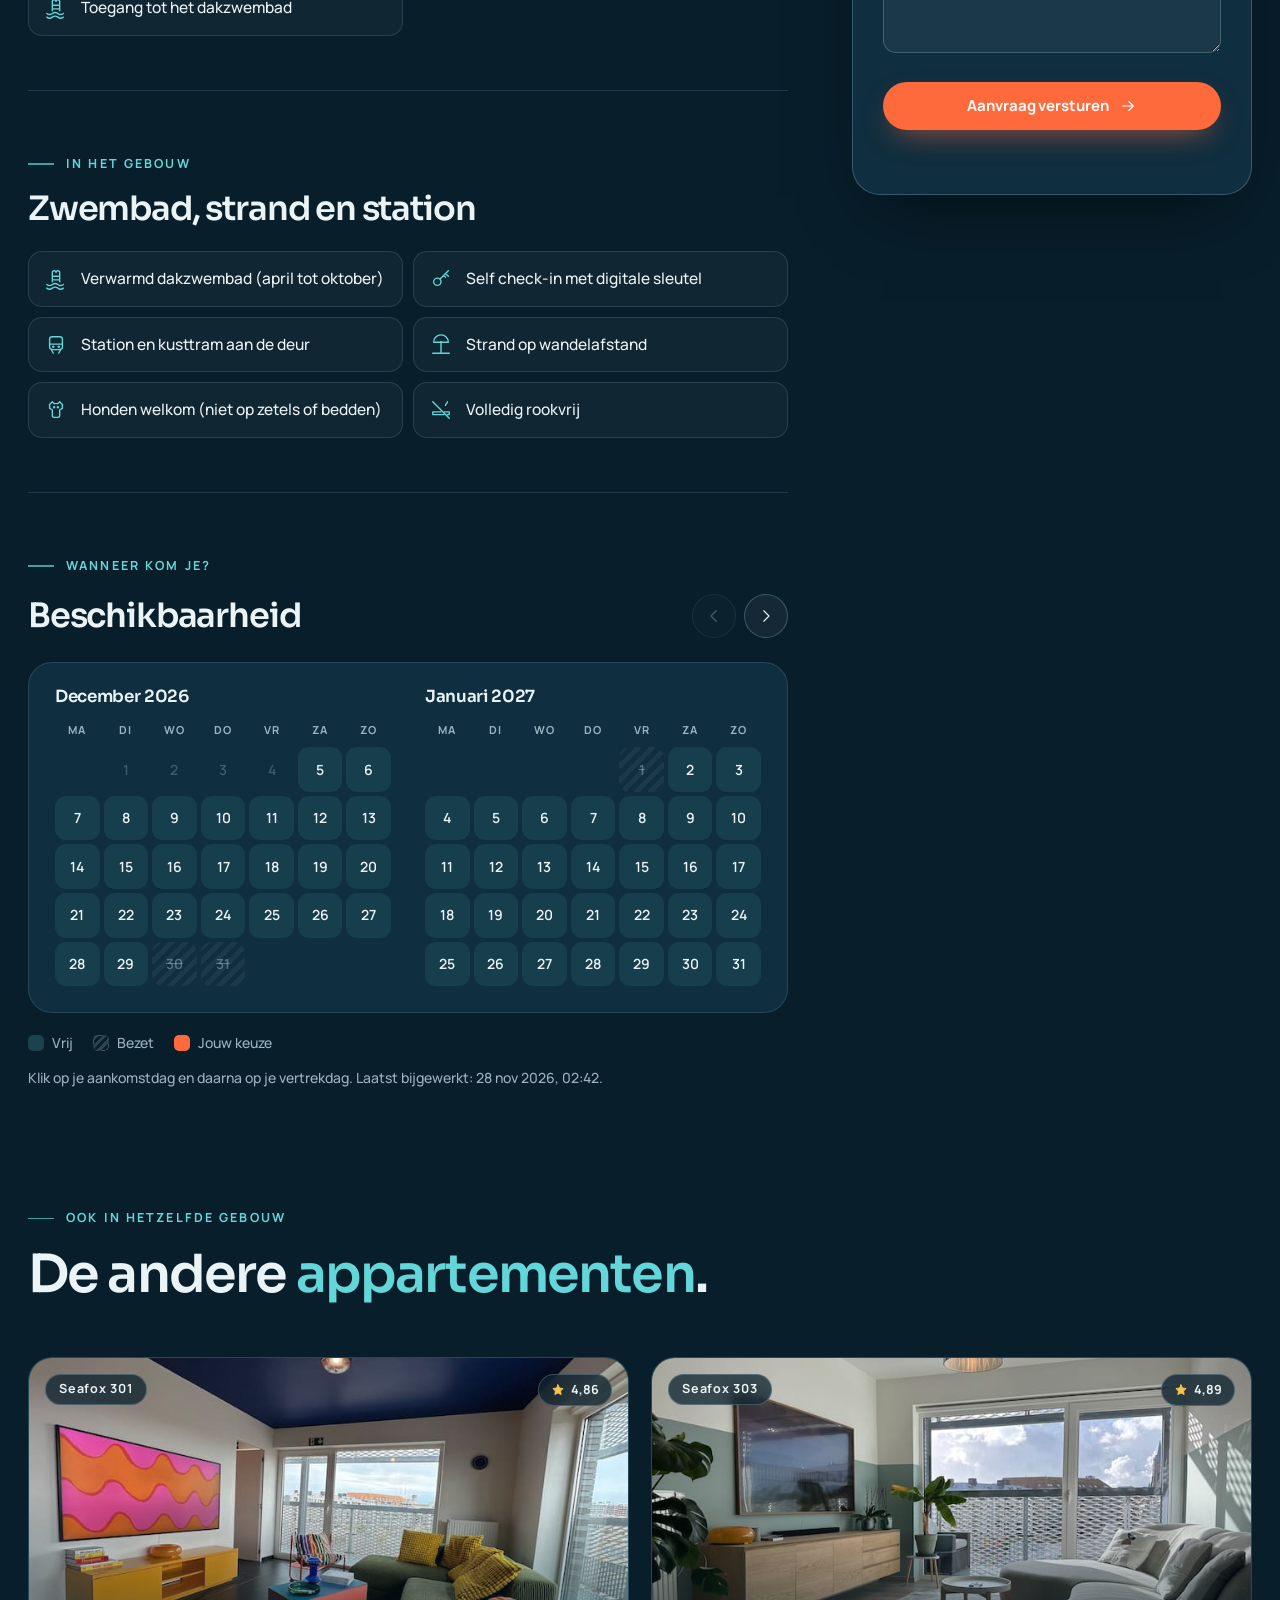
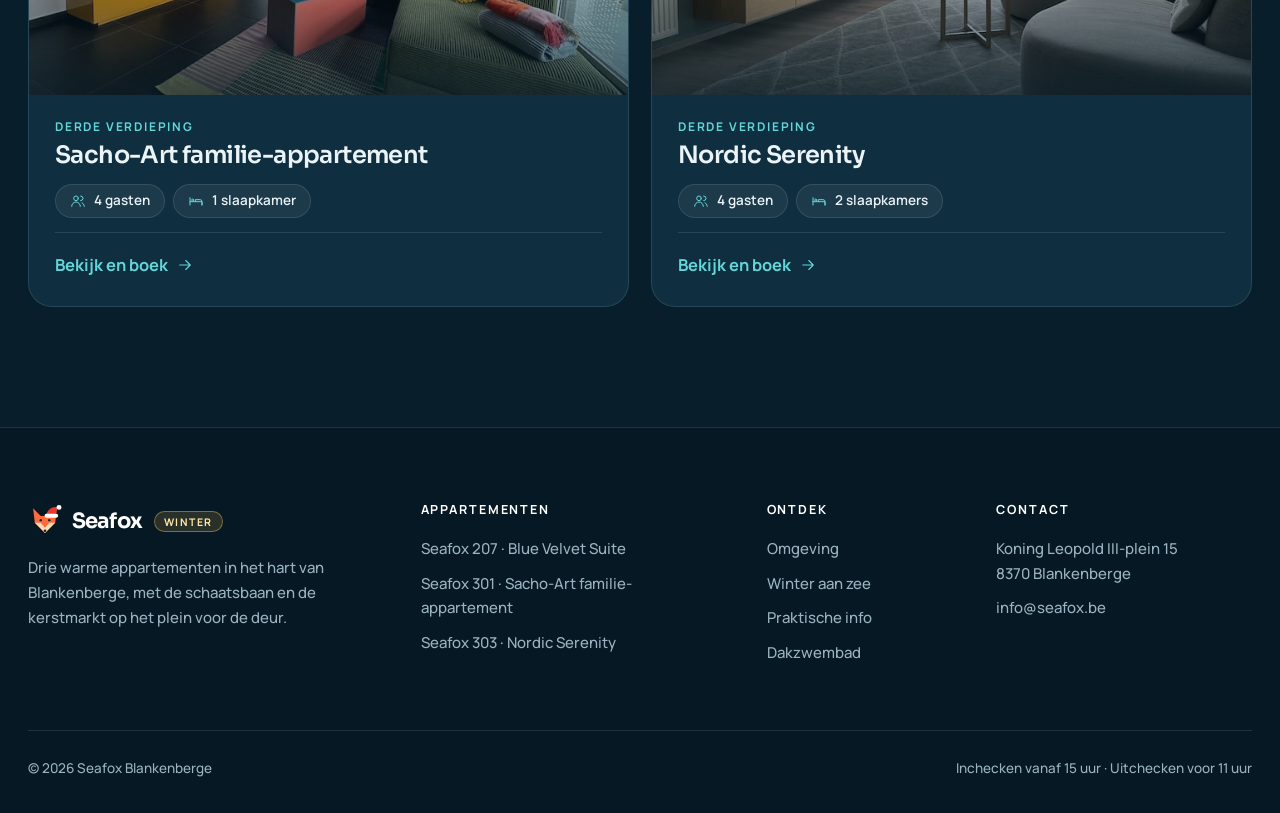
<file: appartement.html>
<!doctype html>
<html lang="nl">
<head>
  <title>Seafox Blankenberge</title>
  <meta charset="utf-8">
  <meta name="viewport" content="width=device-width, initial-scale=1">
  <meta name="theme-color" content="#081e2b">
  <link rel="icon" href="assets/favicon.svg" type="image/svg+xml">
  <link rel="preconnect" href="https://fonts.googleapis.com">
  <link rel="preconnect" href="https://fonts.gstatic.com" crossorigin>
  <link href="https://fonts.googleapis.com/css2?family=Manrope:wght@500;600;700&family=Sora:wght@500;600;700&display=swap" rel="stylesheet">
  <link rel="stylesheet" href="assets/style.css">
</head>
<body>
  <header id="site-header"></header>

  <section class="apt-top" data-lights>
    <div class="wrap">
      <a class="crumb" href="./#appartementen"><span data-icon="arrow"></span>Alle appartementen</a>
      <div class="apt-title">
        <h1><small id="title">Seafox</small><span id="subtitle"></span></h1>
        <div class="chips" id="chips"></div>
      </div>
      <div class="mosaic" id="mosaic"></div>
    </div>
  </section>

  <main class="wrap">
    <div class="apt-layout">
      <div>
        <div class="block">
          <p class="lead" id="summary"></p>
          <ul class="specs-big" id="specs"></ul>
        </div>

        <div class="block">
          <span class="eyebrow">In het appartement</span>
          <h2>Wat je er vindt</h2>
          <ul class="features" id="features"></ul>
        </div>

        <div class="block">
          <span class="eyebrow">In het gebouw</span>
          <h2>Zwembad, strand en station</h2>
          <ul class="features">
            <li data-icon="pool">Verwarmd dakzwembad (april tot oktober)</li>
            <li data-icon="key">Self check-in met digitale sleutel</li>
            <li data-icon="train">Station en kusttram aan de deur</li>
            <li data-icon="beach">Strand op wandelafstand</li>
            <li data-icon="dog">Honden welkom (niet op zetels of bedden)</li>
            <li data-icon="nosmoke">Volledig rookvrij</li>
          </ul>
        </div>

        <div class="block">
          <span class="eyebrow">Wanneer kom je?</span>
          <div class="cal-head">
            <h2>Beschikbaarheid</h2>
            <div class="cal-nav">
              <button id="prev" aria-label="Vorige maand"></button>
              <button id="next" aria-label="Volgende maand"></button>
            </div>
          </div>
          <div class="cal-months" id="months"></div>
          <div class="legend">
            <span><i class="free-i"></i>Vrij</span>
            <span><i class="busy-i"></i>Bezet</span>
            <span><i class="sel-i"></i>Jouw keuze</span>
          </div>
          <p class="cal-note" id="updated">Klik op je aankomstdag en daarna op je vertrekdag.</p>
        </div>
      </div>

      <aside class="book" id="boeken">
        <h3>Verblijf aanvragen</h3>
        <p class="hint">Je betaalt nu niets. We bevestigen je aanvraag persoonlijk.</p>
        <form id="form" novalidate>
          <div class="dates">
            <label>Aankomst<input type="date" id="arr" required></label>
            <label>Vertrek<input type="date" id="dep" required></label>
          </div>
          <div class="guests">
            <label>Volw.<input type="number" id="adults" min="1" value="2"></label>
            <label>Kind.<input type="number" id="kids" min="0" value="0"></label>
            <label>Hond<select id="dog"><option>Nee</option><option>Ja</option></select></label>
          </div>
          <div class="nights" id="nights"></div>
          <label for="name">Naam</label><input id="name" autocomplete="name" required>
          <label for="email">E-mail</label><input id="email" type="email" autocomplete="email" required>
          <label for="phone">Telefoon</label><input id="phone" type="tel" autocomplete="tel">
          <label for="msg">Bericht (optioneel)</label><textarea id="msg"></textarea>
          <button class="btn" type="submit">Aanvraag versturen <span data-icon="arrow"></span></button>
          <p class="form-msg" id="formMsg"></p>
        </form>
      </aside>
    </div>
  </main>

  <section class="others">
    <div class="wrap">
      <div class="section-head">
        <div>
          <span class="eyebrow">Ook in hetzelfde gebouw</span>
          <h2>De andere <em>appartementen</em>.</h2>
        </div>
      </div>
      <div class="rooms" id="others"></div>
    </div>
  </section>

  <div class="lightbox" id="lightbox" aria-hidden="true">
    <img id="lb-img" alt="">
    <div class="lb-cap" id="lb-cap"></div>
    <button class="x" id="lb-x" aria-label="Sluiten"></button>
    <button class="prev" id="lb-prev" aria-label="Vorige foto"></button>
    <button class="next" id="lb-next" aria-label="Volgende foto"></button>
  </div>

  <footer id="site-footer"></footer>
  <script type="module" src="assets/appartement.js"></script>
</body>
</html>
</file>
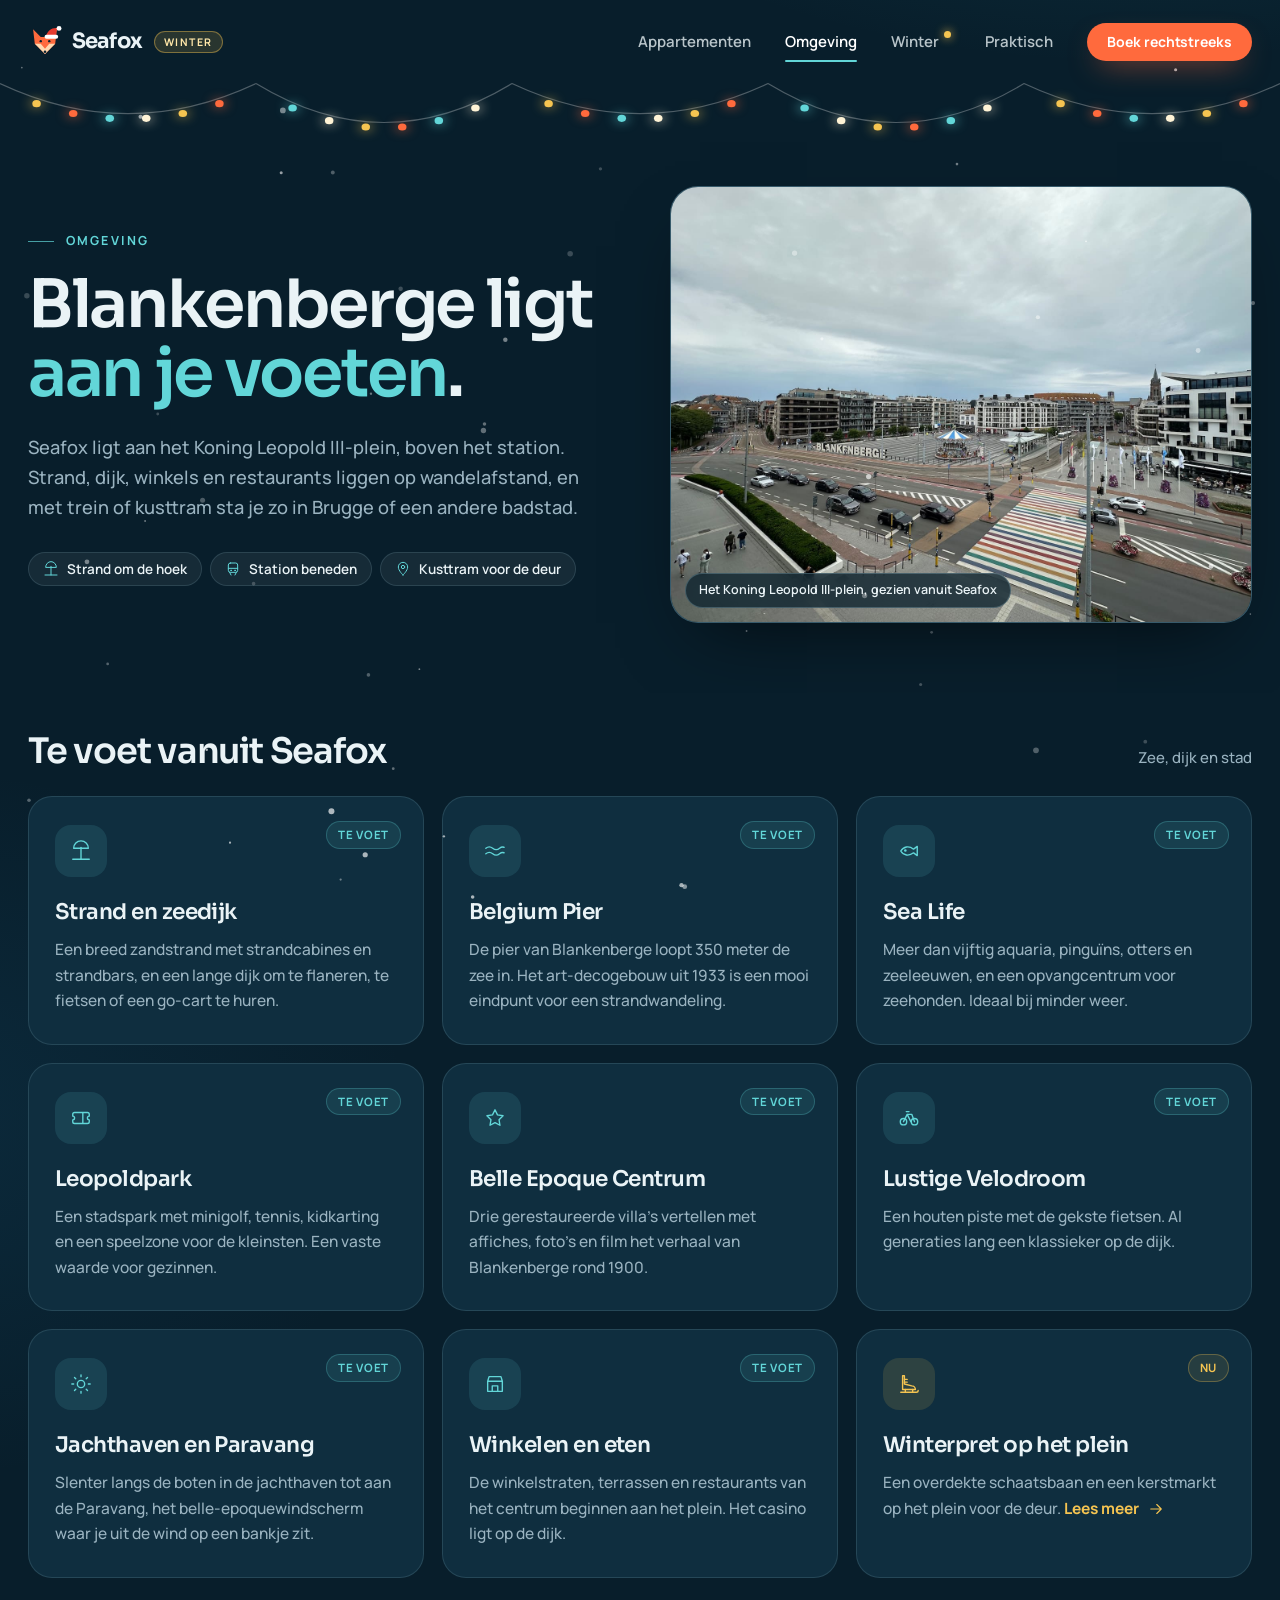
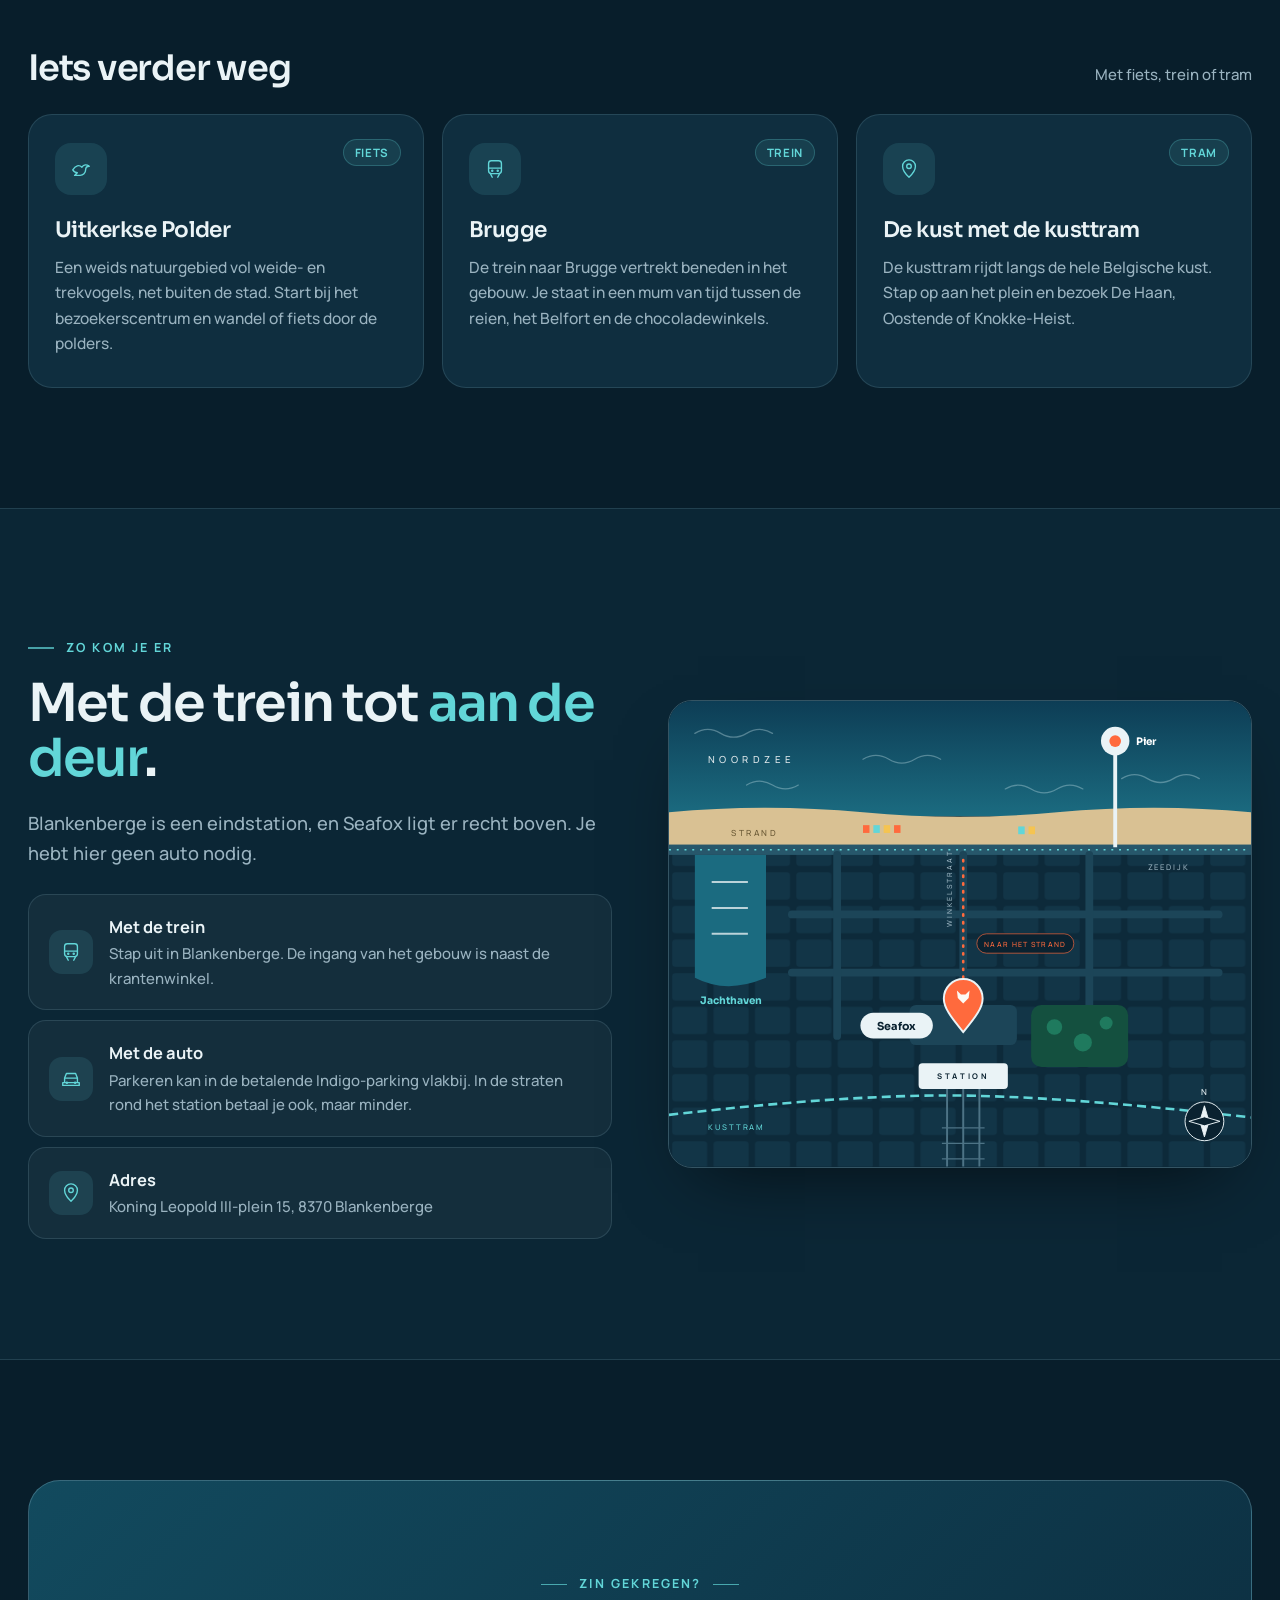
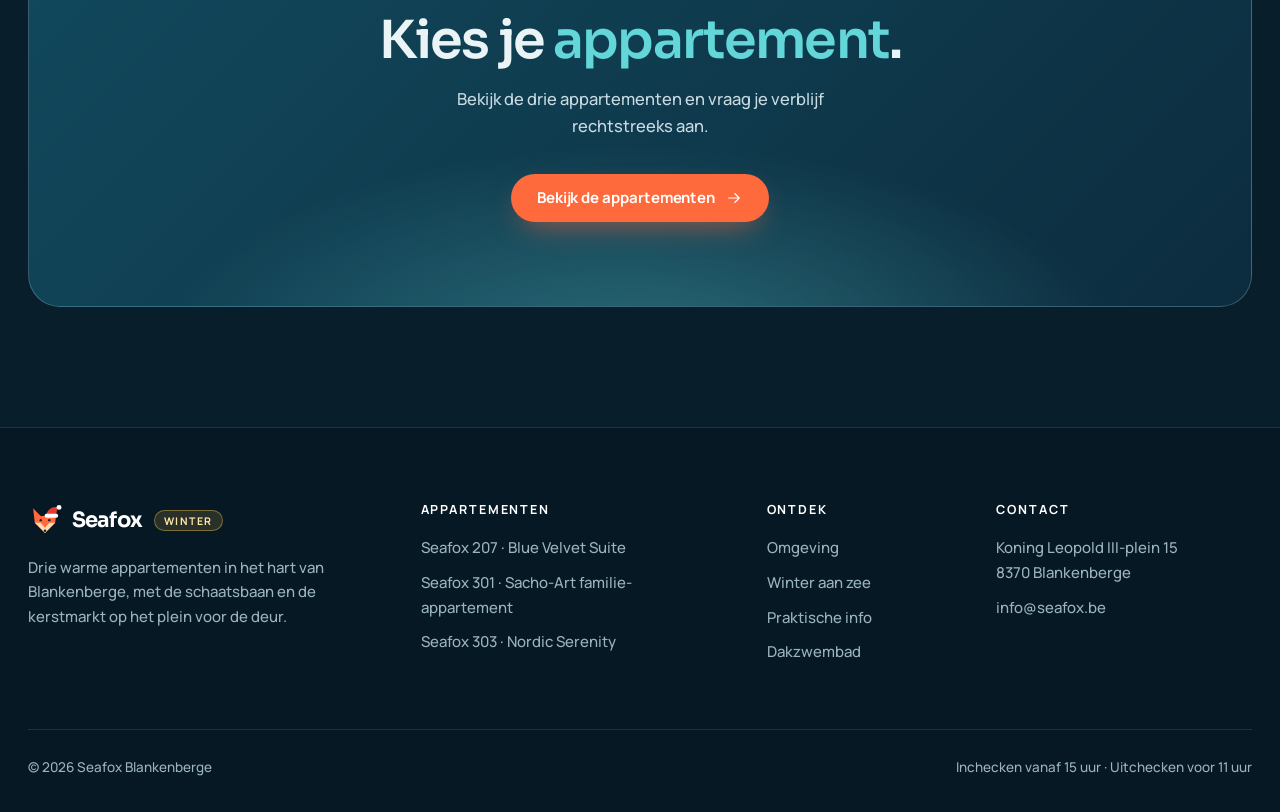
<file: omgeving.html>
<!doctype html>
<html lang="nl">
<head>
  <title>Omgeving | Seafox Blankenberge</title>
  <meta name="description" content="Wat is er te doen rond Seafox in Blankenberge? Strand, Belgium Pier, Sea Life, Leopoldpark, de Uitkerkse Polder, Brugge en de kusttram.">
  <meta charset="utf-8">
  <meta name="viewport" content="width=device-width, initial-scale=1">
  <meta name="theme-color" content="#081e2b">
  <link rel="icon" href="assets/favicon.svg" type="image/svg+xml">
  <link rel="preconnect" href="https://fonts.googleapis.com">
  <link rel="preconnect" href="https://fonts.gstatic.com" crossorigin>
  <link href="https://fonts.googleapis.com/css2?family=Manrope:wght@500;600;700&family=Sora:wght@500;600;700&display=swap" rel="stylesheet">
  <link rel="stylesheet" href="assets/style.css">
</head>
<body>
  <header id="site-header"></header>

  <section class="page-hero" data-lights>
    <div class="wrap">
      <div>
        <span class="eyebrow">Omgeving</span>
        <h1>Blankenberge ligt <em>aan je voeten</em>.</h1>
        <p class="lead">Seafox ligt aan het Koning Leopold III-plein, boven het station. Strand, dijk, winkels en restaurants liggen op wandelafstand, en met trein of kusttram sta je zo in Brugge of een andere badstad.</p>
        <div class="chips">
          <span class="chip"><span data-icon="beach"></span>Strand om de hoek</span>
          <span class="chip"><span data-icon="train"></span>Station beneden</span>
          <span class="chip"><span data-icon="pin"></span>Kusttram voor de deur</span>
        </div>
      </div>
      <figure class="shot reveal" id="plein"></figure>
    </div>
  </section>

  <section class="tight">
    <div class="wrap">
      <div class="group-title reveal"><h2>Te voet vanuit Seafox</h2><span>Zee, dijk en stad</span></div>
      <div class="cards">
        <div class="card reveal"><i data-icon="beach"></i><span class="tag">Te voet</span><h3>Strand en zeedijk</h3><p>Een breed zandstrand met strandcabines en strandbars, en een lange dijk om te flaneren, te fietsen of een go-cart te huren.</p></div>
        <div class="card reveal d1"><i data-icon="wave"></i><span class="tag">Te voet</span><h3>Belgium Pier</h3><p>De pier van Blankenberge loopt 350 meter de zee in. Het art-decogebouw uit 1933 is een mooi eindpunt voor een strandwandeling.</p></div>
        <div class="card reveal d2"><i data-icon="fish"></i><span class="tag">Te voet</span><h3>Sea Life</h3><p>Meer dan vijftig aquaria, pinguïns, otters en zeeleeuwen, en een opvangcentrum voor zeehonden. Ideaal bij minder weer.</p></div>
        <div class="card reveal"><i data-icon="ticket"></i><span class="tag">Te voet</span><h3>Leopoldpark</h3><p>Een stadspark met minigolf, tennis, kidkarting en een speelzone voor de kleinsten. Een vaste waarde voor gezinnen.</p></div>
        <div class="card reveal d1"><i data-icon="star"></i><span class="tag">Te voet</span><h3>Belle Epoque Centrum</h3><p>Drie gerestaureerde villa's vertellen met affiches, foto's en film het verhaal van Blankenberge rond 1900.</p></div>
        <div class="card reveal d2"><i data-icon="bike"></i><span class="tag">Te voet</span><h3>Lustige Velodroom</h3><p>Een houten piste met de gekste fietsen. Al generaties lang een klassieker op de dijk.</p></div>
        <div class="card reveal"><i data-icon="sun"></i><span class="tag">Te voet</span><h3>Jachthaven en Paravang</h3><p>Slenter langs de boten in de jachthaven tot aan de Paravang, het belle-epoquewindscherm waar je uit de wind op een bankje zit.</p></div>
        <div class="card reveal d1"><i data-icon="shop"></i><span class="tag">Te voet</span><h3>Winkelen en eten</h3><p>De winkelstraten, terrassen en restaurants van het centrum beginnen aan het plein. Het casino ligt op de dijk.</p></div>
        <div class="card gold reveal d2" data-season="winter"><i data-icon="skate"></i><span class="tag" style="color:var(--gold);border-color:rgba(245,196,81,.3);background:rgba(245,196,81,.1)">Nu</span><h3>Winterpret op het plein</h3><p>Een overdekte schaatsbaan en een kerstmarkt op het plein voor de deur. <a class="link" href="winter.html" style="color:var(--gold)">Lees meer <span data-icon="arrow"></span></a></p></div>
      </div>

      <div class="group-title reveal"><h2>Iets verder weg</h2><span>Met fiets, trein of tram</span></div>
      <div class="cards">
        <div class="card reveal"><i data-icon="bird"></i><span class="tag">Fiets</span><h3>Uitkerkse Polder</h3><p>Een weids natuurgebied vol weide- en trekvogels, net buiten de stad. Start bij het bezoekerscentrum en wandel of fiets door de polders.</p></div>
        <div class="card reveal d1"><i data-icon="train"></i><span class="tag">Trein</span><h3>Brugge</h3><p>De trein naar Brugge vertrekt beneden in het gebouw. Je staat in een mum van tijd tussen de reien, het Belfort en de chocoladewinkels.</p></div>
        <div class="card reveal d2"><i data-icon="pin"></i><span class="tag">Tram</span><h3>De kust met de kusttram</h3><p>De kusttram rijdt langs de hele Belgische kust. Stap op aan het plein en bezoek De Haan, Oostende of Knokke-Heist.</p></div>
      </div>
    </div>
  </section>

  <section class="band">
    <div class="wrap split">
      <div class="reveal">
        <span class="eyebrow">Zo kom je er</span>
        <h2>Met de trein tot <em>aan de deur</em>.</h2>
        <p class="lead">Blankenberge is een eindstation, en Seafox ligt er recht boven. Je hebt hier geen auto nodig.</p>
        <ul class="rule-list">
          <li><span data-icon="train"></span><b>Met de trein</b><span>Stap uit in Blankenberge. De ingang van het gebouw is naast de krantenwinkel.</span></li>
          <li><span data-icon="car"></span><b>Met de auto</b><span>Parkeren kan in de betalende Indigo-parking vlakbij. In de straten rond het station betaal je ook, maar minder.</span></li>
          <li><span data-icon="pin"></span><b>Adres</b><span>Koning Leopold III-plein 15, 8370 Blankenberge</span></li>
        </ul>
      </div>
      <div class="map reveal d1">
        <svg viewBox="0 0 900 720" font-family="Manrope, sans-serif" role="img" aria-label="Schematische kaart van Blankenberge met Seafox bij het station">
          <defs>
            <linearGradient id="m-sea2" x1="0" y1="0" x2="0" y2="1"><stop offset="0" stop-color="#0d3d55"/><stop offset="1" stop-color="#1b6b80"/></linearGradient>
            <pattern id="m-blocks" width="64" height="52" patternUnits="userSpaceOnUse"><rect width="64" height="52" fill="#0d2a3a"/><rect x="5" y="5" width="54" height="42" rx="5" fill="#123547"/></pattern>
          </defs>
          <rect width="900" height="720" fill="url(#m-blocks)"/>
          <rect width="900" height="178" fill="url(#m-sea2)"/>
          <g fill="none" stroke="#cfe9ee" stroke-width="2" opacity=".35" stroke-linecap="round"><path d="M40 50q20-12 40 0t40 0 40 0M300 90q20-12 40 0t40 0 40 0M700 120q20-12 40 0t40 0 40 0M120 130q20-12 40 0t40 0M520 136q20-12 40 0t40 0 40 0"/></g>
          <text x="60" y="96" fill="#fff" font-size="15" letter-spacing="7" opacity=".85">NOORDZEE</text>
          <path d="M0 172q150-14 300 0t300 0 300 0v52H0z" fill="#d9c193"/>
          <rect y="222" width="900" height="16" fill="#27576b"/><path d="M0 230h900" stroke="#62d6d8" stroke-width="2" stroke-dasharray="3 9"/>
          <text x="96" y="208" fill="#6b5a36" font-size="13" letter-spacing="4">STRAND</text>
          <text x="740" y="262" fill="#9ab3c0" font-size="12" letter-spacing="3">ZEEDIJK</text>
          <g><rect x="300" y="192" width="10" height="12" fill="#ff6a3d"/><rect x="316" y="192" width="10" height="12" fill="#62d6d8"/><rect x="332" y="192" width="10" height="12" fill="#f5c451"/><rect x="348" y="192" width="10" height="12" fill="#ff6a3d"/><rect x="540" y="194" width="10" height="12" fill="#62d6d8"/><rect x="556" y="194" width="10" height="12" fill="#f5c451"/></g>
          <path d="M690 226V76" stroke="#eaf3f6" stroke-width="6"/><circle cx="690" cy="62" r="22" fill="#eaf3f6"/><circle cx="690" cy="62" r="9" fill="#ff6a3d"/>
          <text x="722" y="68" fill="#fff" font-size="16" font-weight="700" font-family="Sora, sans-serif">Pier</text>
          <path d="M40 238h110v190q-60 26-110 0z" fill="#1b6b80"/><g stroke="#fff" stroke-width="3" opacity=".7"><path d="M66 280h56M66 320h56M66 360h56"/></g>
          <text x="48" y="468" fill="#62d6d8" font-size="16" font-weight="700" font-family="Sora, sans-serif">Jachthaven</text>
          <g stroke="#1c4558" stroke-width="12" fill="none" stroke-linecap="round"><path d="M455 238V470"/><path d="M190 330h660M190 420h660"/><path d="M260 238v280M650 238v280"/></g>
          <rect x="560" y="470" width="150" height="96" rx="16" fill="#14503f"/><g fill="#1f7a5e"><circle cx="596" cy="504" r="12"/><circle cx="640" cy="528" r="14"/><circle cx="676" cy="498" r="10"/></g>
          <path d="M0 640q260-30 430-30t470 34" fill="none" stroke="#62d6d8" stroke-width="4" stroke-dasharray="14 8"/>
          <text x="60" y="664" fill="#62d6d8" font-size="12" letter-spacing="3">KUSTTRAM</text>
          <rect x="372" y="470" width="166" height="62" rx="10" fill="#1c4558"/>
          <g stroke="#4d7385" stroke-width="3"><path d="M430 600v120M455 600v120M480 600v120"/></g><g stroke="#4d7385" stroke-width="2"><path d="M422 660h66M422 684h66M422 708h66"/></g>
          <rect x="386" y="560" width="138" height="40" rx="6" fill="#eaf3f6"/><text x="455" y="585" fill="#0a2230" font-weight="700" font-size="12" letter-spacing="4" text-anchor="middle">STATION</text>
          <path d="M455 440V246" fill="none" stroke="#ff6a3d" stroke-width="4" stroke-dasharray="2 10" stroke-linecap="round"/>
          <g transform="translate(476 360)"><rect width="150" height="30" rx="15" fill="#0a2230" stroke="#ff6a3d"/><text x="75" y="20" fill="#ff6a3d" font-size="11" letter-spacing="2" text-anchor="middle">NAAR HET STRAND</text></g>
          <text x="438" y="290" fill="#9ab3c0" font-size="11" letter-spacing="3" transform="rotate(-90 438 290)" text-anchor="middle">WINKELSTRAAT</text>
          <circle class="pulse" cx="455" cy="478" r="16" fill="#ff6a3d"/>
          <path d="M455 512c-20-24-30-38-30-52a30 30 0 0 1 60 0c0 14-10 28-30 52z" fill="#ff6a3d" stroke="#eaf3f6" stroke-width="3"/>
          <g transform="translate(441 444) scale(.7)"><path d="M6 5l9 9h10l9-9-2 17-12 12L8 22z" fill="#fdfaf4"/></g>
          <g transform="translate(296 482)"><rect width="112" height="40" rx="20" fill="#eaf3f6"/><text x="56" y="26" fill="#0a2230" font-size="17" text-anchor="middle" font-family="Sora, sans-serif" font-weight="700">Seafox</text></g>
          <g transform="translate(828 650)" fill="none" stroke="#eaf3f6" stroke-width="1.5"><circle r="30" fill="#0a2230"/><path d="M0-24l7 24-7 24-7-24z" fill="#eaf3f6"/><path d="M-24 0l24-7 24 7-24 7z" fill="#0a2230"/></g>
          <text x="828" y="610" fill="#eaf3f6" font-size="13" text-anchor="middle">N</text>
          
        </svg>
      </div>
    </div>
  </section>

  <section>
    <div class="wrap">
      <div class="cta-card reveal">
        <span class="eyebrow">Zin gekregen?</span>
        <h2>Kies je <em>appartement</em>.</h2>
        <p>Bekijk de drie appartementen en vraag je verblijf rechtstreeks aan.</p>
        <a class="btn" href="./#appartementen">Bekijk de appartementen <span data-icon="arrow"></span></a>
      </div>
    </div>
  </section>

  <footer id="site-footer"></footer>

  <script type="module">
    import { initSite } from "./assets/site.js";
    await initSite("omgeving");
    const photos = await fetch("assets/photos/manifest.json").then((r) => r.json()).catch(() => ({}));
    const plein = (photos.algemeen ?? []).find((p) => p.name === "plein");
    document.getElementById("plein").innerHTML = plein
      ? `<img src="${plein.src}" alt="${plein.label}"><figcaption>${plein.label}</figcaption>`
      : `<img src="assets/illustrations/kust.svg" alt="Illustratie van de kust van Blankenberge">`;
  </script>
</body>
</html>
</file>
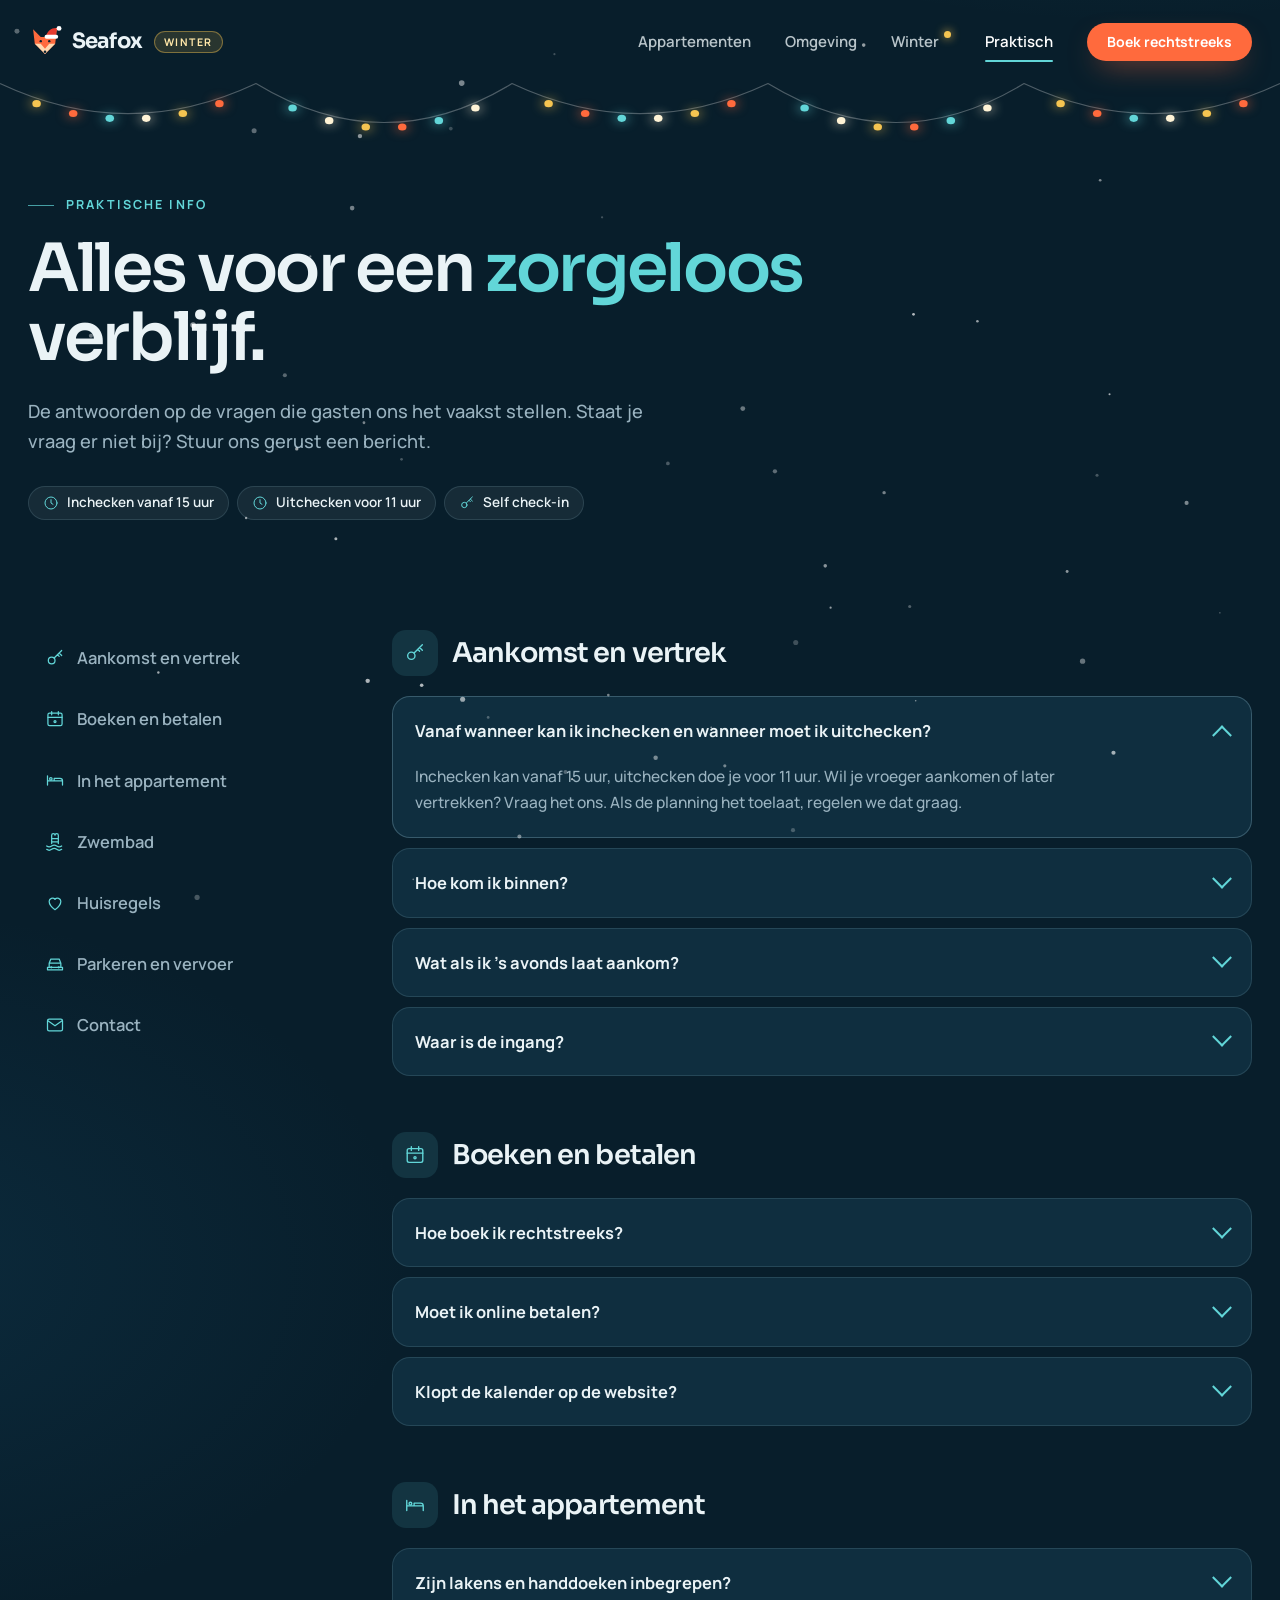
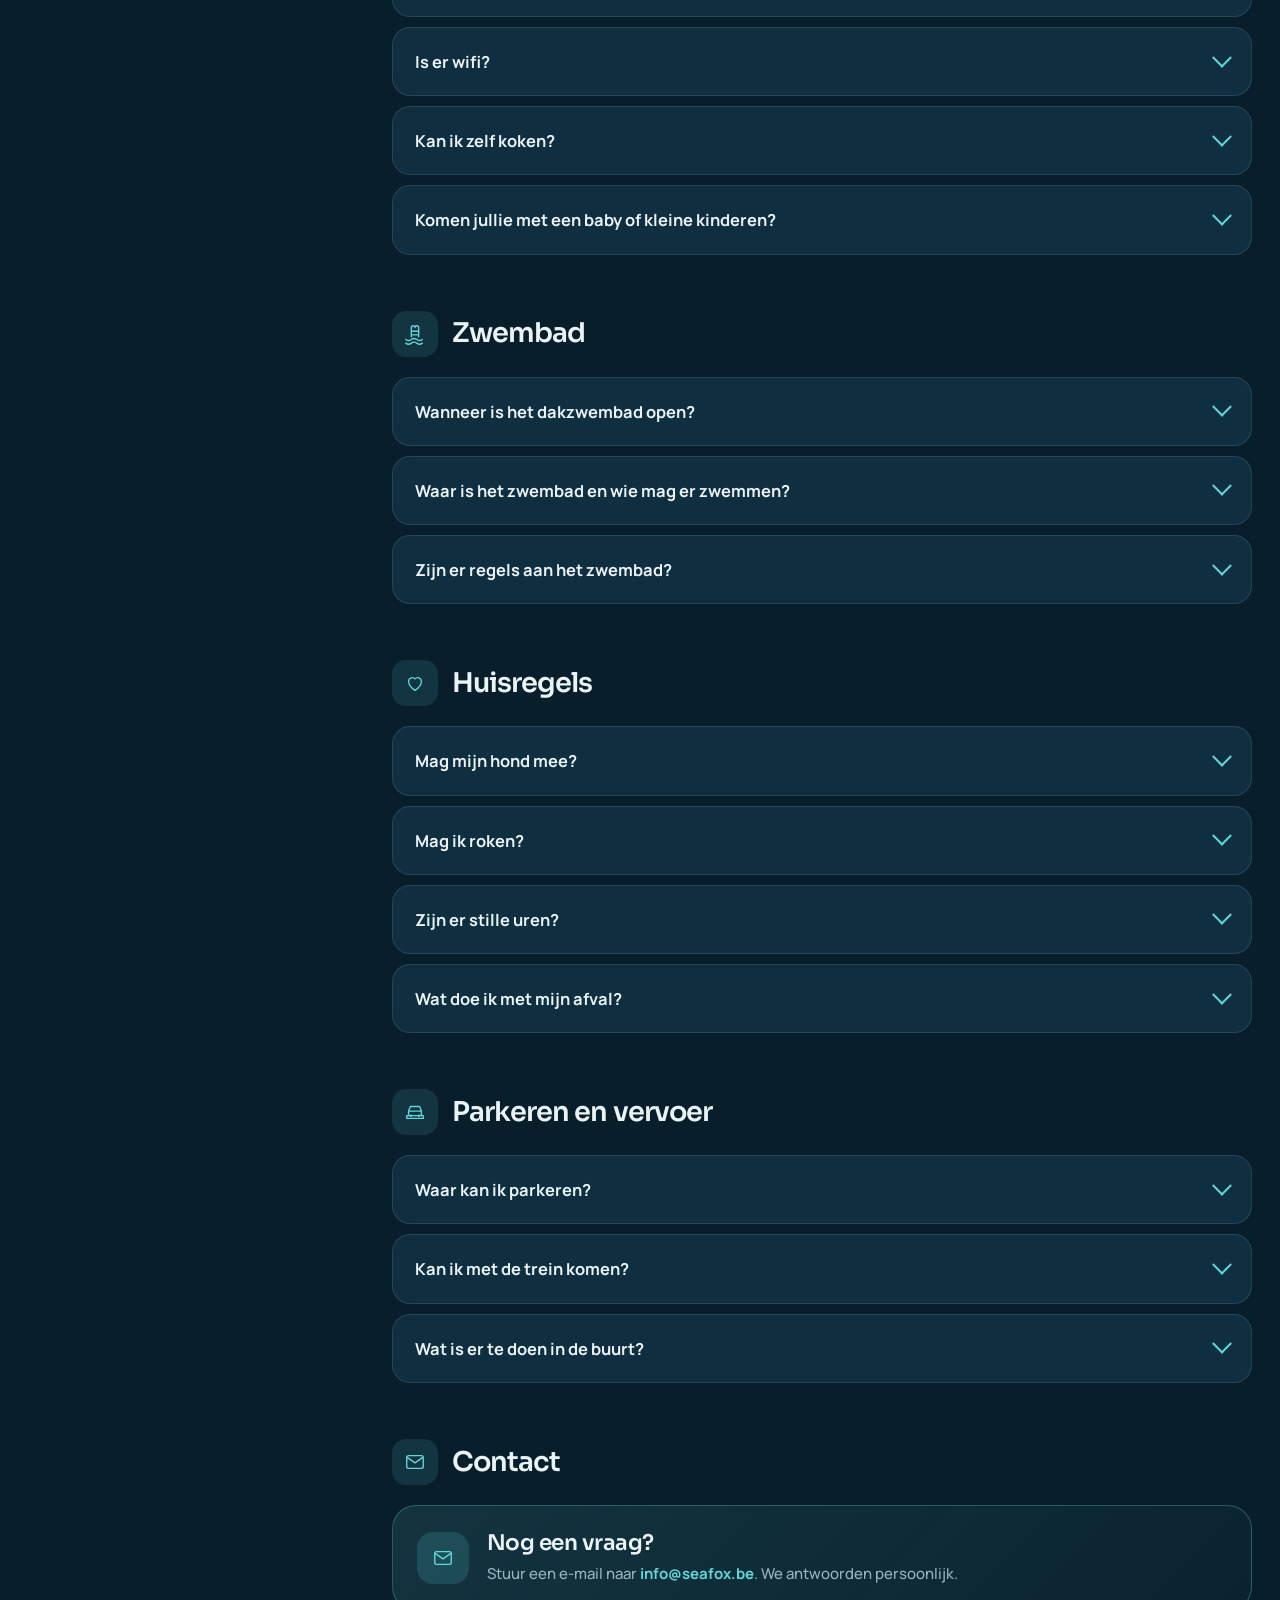
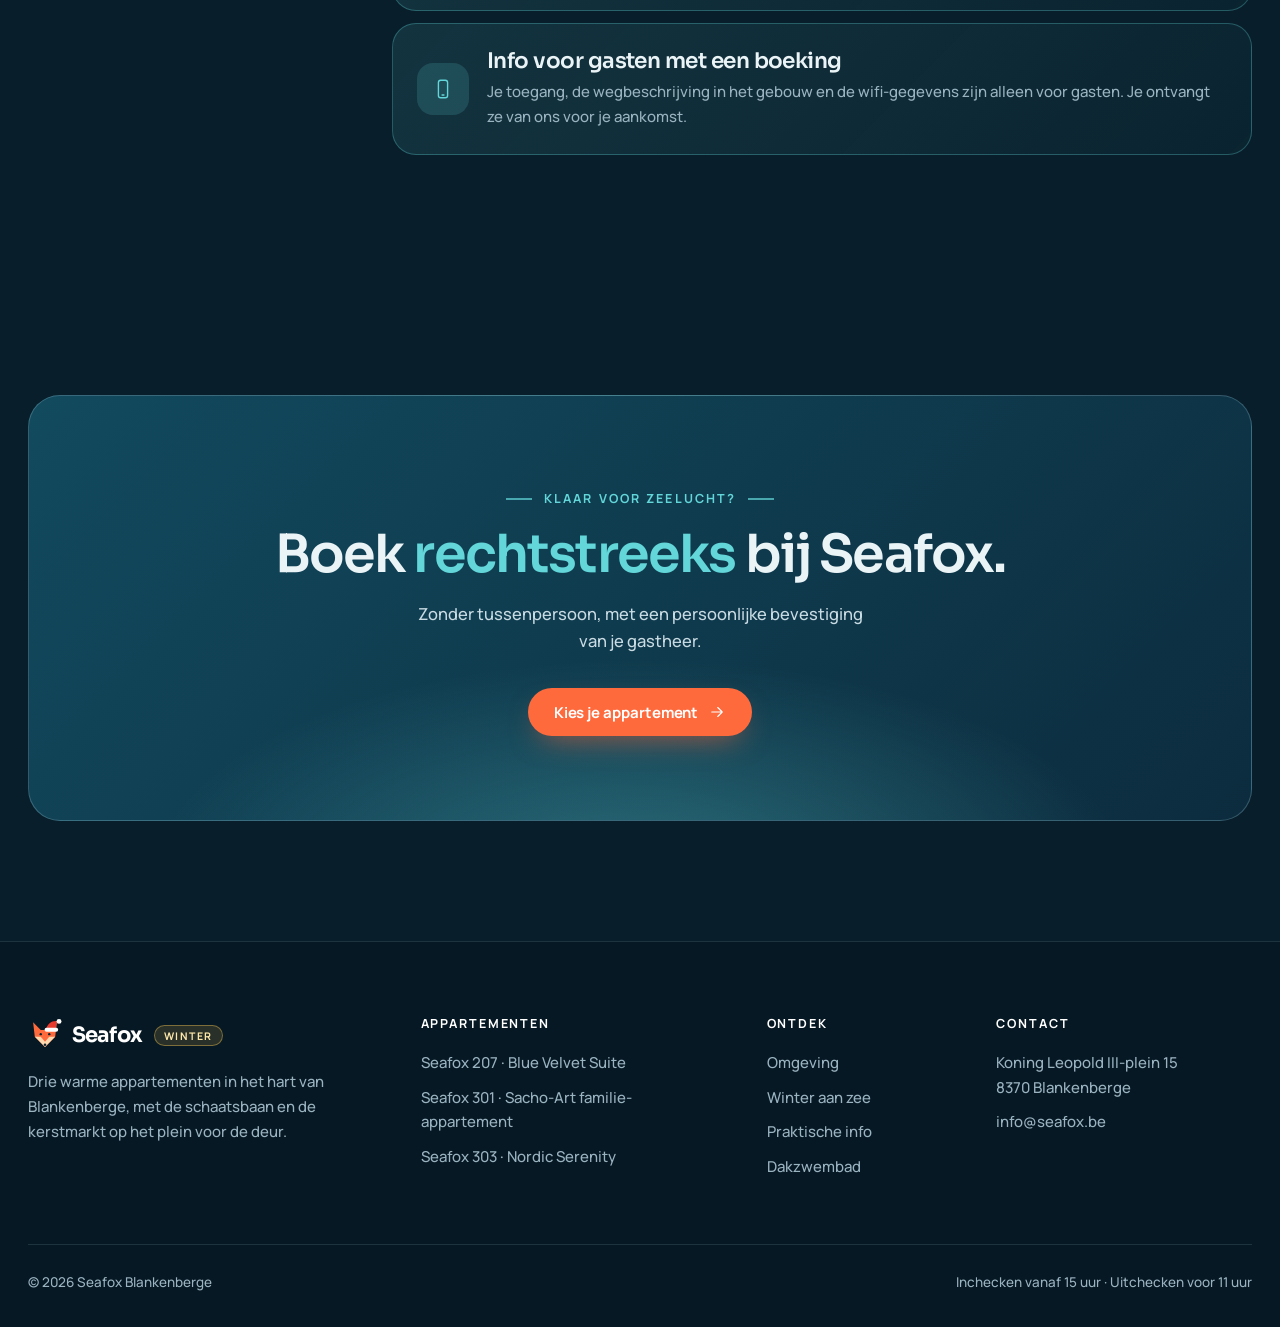
<file: praktisch.html>
<!doctype html>
<html lang="nl">
<head>
  <title>Praktische info | Seafox Blankenberge</title>
  <meta name="description" content="Alles wat je wil weten voor je verblijf bij Seafox Blankenberge: inchecken, sleutel, zwembad, parkeren, huisregels en boeken.">
  <meta charset="utf-8">
  <meta name="viewport" content="width=device-width, initial-scale=1">
  <meta name="theme-color" content="#081e2b">
  <link rel="icon" href="assets/favicon.svg" type="image/svg+xml">
  <link rel="preconnect" href="https://fonts.googleapis.com">
  <link rel="preconnect" href="https://fonts.gstatic.com" crossorigin>
  <link href="https://fonts.googleapis.com/css2?family=Manrope:wght@500;600;700&family=Sora:wght@500;600;700&display=swap" rel="stylesheet">
  <link rel="stylesheet" href="assets/style.css">
</head>
<body>
  <header id="site-header"></header>

  <section class="page-hero solo" data-lights>
    <div class="wrap">
      <div>
        <span class="eyebrow">Praktische info</span>
        <h1>Alles voor een <em>zorgeloos</em> verblijf.</h1>
        <p class="lead">De antwoorden op de vragen die gasten ons het vaakst stellen. Staat je vraag er niet bij? Stuur ons gerust een bericht.</p>
        <div class="chips">
          <span class="chip"><span data-icon="clock"></span>Inchecken vanaf 15 uur</span>
          <span class="chip"><span data-icon="clock"></span>Uitchecken voor 11 uur</span>
          <span class="chip"><span data-icon="key"></span>Self check-in</span>
        </div>
      </div>
    </div>
  </section>

  <section class="tight">
    <div class="wrap faq">
      <nav class="faq-nav" aria-label="Onderwerpen">
        <a href="#aankomst"><span data-icon="key"></span>Aankomst en vertrek</a>
        <a href="#boeken"><span data-icon="calendar"></span>Boeken en betalen</a>
        <a href="#appartement"><span data-icon="bed"></span>In het appartement</a>
        <a href="#zwembad"><span data-icon="pool"></span>Zwembad</a>
        <a href="#huisregels"><span data-icon="heart"></span>Huisregels</a>
        <a href="#bereikbaarheid"><span data-icon="car"></span>Parkeren en vervoer</a>
        <a href="#contact"><span data-icon="mail"></span>Contact</a>
      </nav>

      <div>
        <div class="faq-group" id="aankomst">
          <h2><i data-icon="key"></i>Aankomst en vertrek</h2>
          <details open><summary>Vanaf wanneer kan ik inchecken en wanneer moet ik uitchecken?</summary><div><p>Inchecken kan vanaf 15 uur, uitchecken doe je voor 11 uur. Wil je vroeger aankomen of later vertrekken? Vraag het ons. Als de planning het toelaat, regelen we dat graag.</p></div></details>
          <details><summary>Hoe kom ik binnen?</summary><div><p>Je checkt zelf in, zonder sleuteloverdracht. Je sleutel haal je uit een sleutelkluis die je opent met de gratis app Master Lock Vault Home op je telefoon.</p><p>Voor je aankomst krijg je van ons een link en een stap-voor-stapuitleg. Installeer de app best al thuis, dan loopt het bij aankomst vlot.</p></div></details>
          <details><summary>Wat als ik 's avonds laat aankom?</summary><div><p>Dat is geen probleem. Omdat je zelf incheckt, kan je op elk uur aankomen. Voor een late aankomst krijg je van ons vooraf de nodige instructies voor de buitendeur.</p></div></details>
          <details><summary>Waar is de ingang?</summary><div><p>Het adres is Koning Leopold III-plein 15, 8370 Blankenberge. De ingang van het gebouw is naast de krantenwinkel. De drie appartementen liggen in hetzelfde gebouw en zijn bereikbaar met de lift.</p></div></details>
        </div>

        <div class="faq-group" id="boeken">
          <h2><i data-icon="calendar"></i>Boeken en betalen</h2>
          <details><summary>Hoe boek ik rechtstreeks?</summary><div><p>Kies een appartement, duid je aankomst en vertrek aan in de kalender en verstuur je aanvraag. Wij bekijken ze persoonlijk en bevestigen zo snel mogelijk. Pas na onze bevestiging ligt je verblijf vast.</p></div></details>
          <details><summary>Moet ik online betalen?</summary><div><p>Nee. Je betaalt niets bij je aanvraag. Bij de bevestiging spreken we met jou af hoe de betaling verloopt.</p></div></details>
          <details><summary>Klopt de kalender op de website?</summary><div><p>Ja. De beschikbaarheid wordt elk uur gelijkgezet met onze andere boekingskanalen. Bij elke kalender zie je wanneer die het laatst is bijgewerkt.</p></div></details>
        </div>

        <div class="faq-group" id="appartement">
          <h2><i data-icon="bed"></i>In het appartement</h2>
          <details><summary>Zijn lakens en handdoeken inbegrepen?</summary><div><p>Ja. Per persoon liggen er een grote en een kleine handdoek en een set lakens klaar. De bedden zijn opgemaakt als je aankomt.</p><p>Extra beddengoed of handdoeken nodig? Dat kan tegen 6 euro per wasbeurt en 9 euro per droogbeurt.</p></div></details>
          <details><summary>Is er wifi?</summary><div><p>Ja, in elk appartement is er gratis wifi. De gegevens om in te loggen krijg je samen met je aankomstinfo.</p></div></details>
          <details><summary>Kan ik zelf koken?</summary><div><p>Ja. Elk appartement heeft een volledig uitgeruste keuken. Supermarkten, bakkers en restaurants vind je op wandelafstand.</p></div></details>
          <details><summary>Komen jullie met een baby of kleine kinderen?</summary><div><p>Seafox 301 is ingericht voor gezinnen en heeft een stapelbed, net als Seafox 303. Heb je een reisbedje nodig? Vermeld het bij je aanvraag, dan bekijken we wat mogelijk is.</p></div></details>
        </div>

        <div class="faq-group" id="zwembad">
          <h2><i data-icon="pool"></i>Zwembad</h2>
          <details><summary>Wanneer is het dakzwembad open?</summary><div><p>Het verwarmde zwembad op het dak is open van april tot oktober, overdag en als het weer het toelaat. Er zijn geen vaste uren. In de winter is het zwembad gesloten.</p></div></details>
          <details><summary>Waar is het zwembad en wie mag er zwemmen?</summary><div><p>Het zwembad ligt op de vierde verdieping, op het dak van het gebouw, met ligbedden errond. Het is er alleen voor bewoners en gasten van het gebouw.</p><p>Neem altijd je sleutel mee naar boven. Je hebt hem nodig om weer binnen te kunnen.</p></div></details>
          <details><summary>Zijn er regels aan het zwembad?</summary><div><p>Eten, drinken en grote opblaasbare speeltuigen zijn niet toegelaten aan het zwembad. Het dakterras is rookvrij.</p></div></details>
        </div>

        <div class="faq-group" id="huisregels">
          <h2><i data-icon="heart"></i>Huisregels</h2>
          <details><summary>Mag mijn hond mee?</summary><div><p>Ja, honden zijn welkom. We vragen alleen om ze niet op de zetels of de bedden te laten.</p></div></details>
          <details><summary>Mag ik roken?</summary><div><p>Het hele gebouw is rookvrij: de appartementen, de terrassen en het dakterras. Roken kan beneden voor het gebouw. Bij peuken of rookgeur rekenen we een extra kost aan.</p></div></details>
          <details><summary>Zijn er stille uren?</summary><div><p>In het gebouw wonen ook vaste bewoners. We vragen om tussen 22 uur en 7 uur geen lawaai te maken.</p></div></details>
          <details><summary>Wat doe ik met mijn afval?</summary><div><p>We sorteren. Hoe dat precies werkt in het gebouw, lees je in de info die je bij aankomst krijgt.</p></div></details>
        </div>

        <div class="faq-group" id="bereikbaarheid">
          <h2><i data-icon="car"></i>Parkeren en vervoer</h2>
          <details><summary>Waar kan ik parkeren?</summary><div><p>Vlakbij ligt de betalende Indigo-parking. In de straten rond het station kan je ook parkeren. Dat is ook betalend, maar een stuk goedkoper.</p></div></details>
          <details><summary>Kan ik met de trein komen?</summary><div><p>Zeker. Seafox ligt recht boven het station van Blankenberge. Omdat het een eindstation is, heb je weinig last van treinlawaai. De kusttram stopt aan het plein.</p></div></details>
          <details><summary>Wat is er te doen in de buurt?</summary><div><p>Heel wat. Het strand, de pier, Sea Life en het Leopoldpark liggen op wandelafstand. Bekijk onze tips op de pagina <a href="omgeving.html">Omgeving</a>.</p></div></details>
        </div>

        <div class="faq-group" id="contact" style="margin-bottom:0">
          <h2><i data-icon="mail"></i>Contact</h2>
          <div class="lock">
            <i data-icon="mail"></i>
            <div>
              <h3 style="margin-bottom:6px">Nog een vraag?</h3>
              <p>Stuur een e-mail naar <a class="link" id="mail" href="mailto:info@seafox.be">info@seafox.be</a>. We antwoorden persoonlijk.</p>
            </div>
          </div>
          <div class="lock" style="margin-top:12px">
            <i data-icon="phone"></i>
            <div>
              <h3 style="margin-bottom:6px">Info voor gasten met een boeking</h3>
              <p>Je toegang, de wegbeschrijving in het gebouw en de wifi-gegevens zijn alleen voor gasten. Je ontvangt ze van ons voor je aankomst.</p>
            </div>
          </div>
        </div>
      </div>
    </div>
  </section>

  <section>
    <div class="wrap">
      <div class="cta-card reveal">
        <span class="eyebrow">Klaar voor zeelucht?</span>
        <h2>Boek <em>rechtstreeks</em> bij Seafox.</h2>
        <p>Zonder tussenpersoon, met een persoonlijke bevestiging van je gastheer.</p>
        <a class="btn" href="./#appartementen">Kies je appartement <span data-icon="arrow"></span></a>
      </div>
    </div>
  </section>

  <footer id="site-footer"></footer>

  <script type="module">
    import { initSite } from "./assets/site.js";
    const { site } = await initSite("praktisch");
    const mail = document.getElementById("mail");
    mail.textContent = site.email;
    mail.href = `mailto:${site.email}`;
  </script>
</body>
</html>
</file>
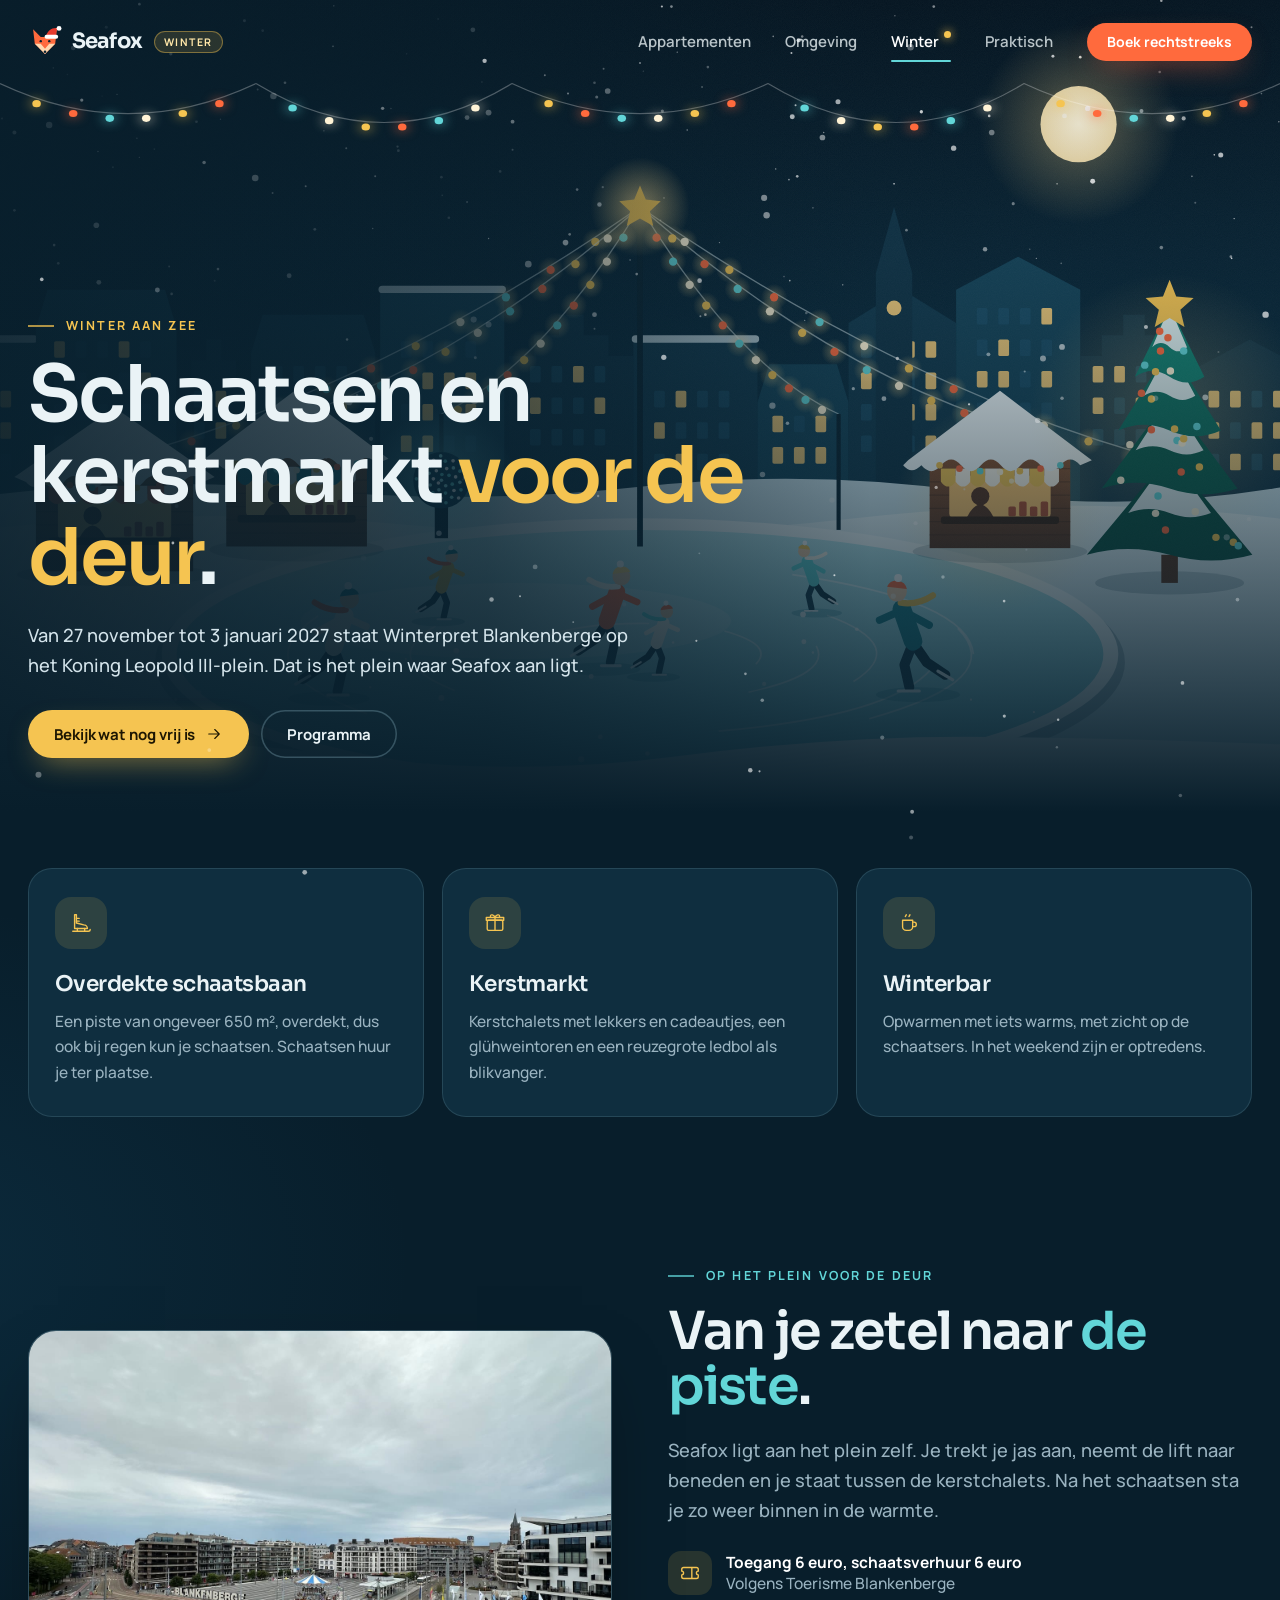
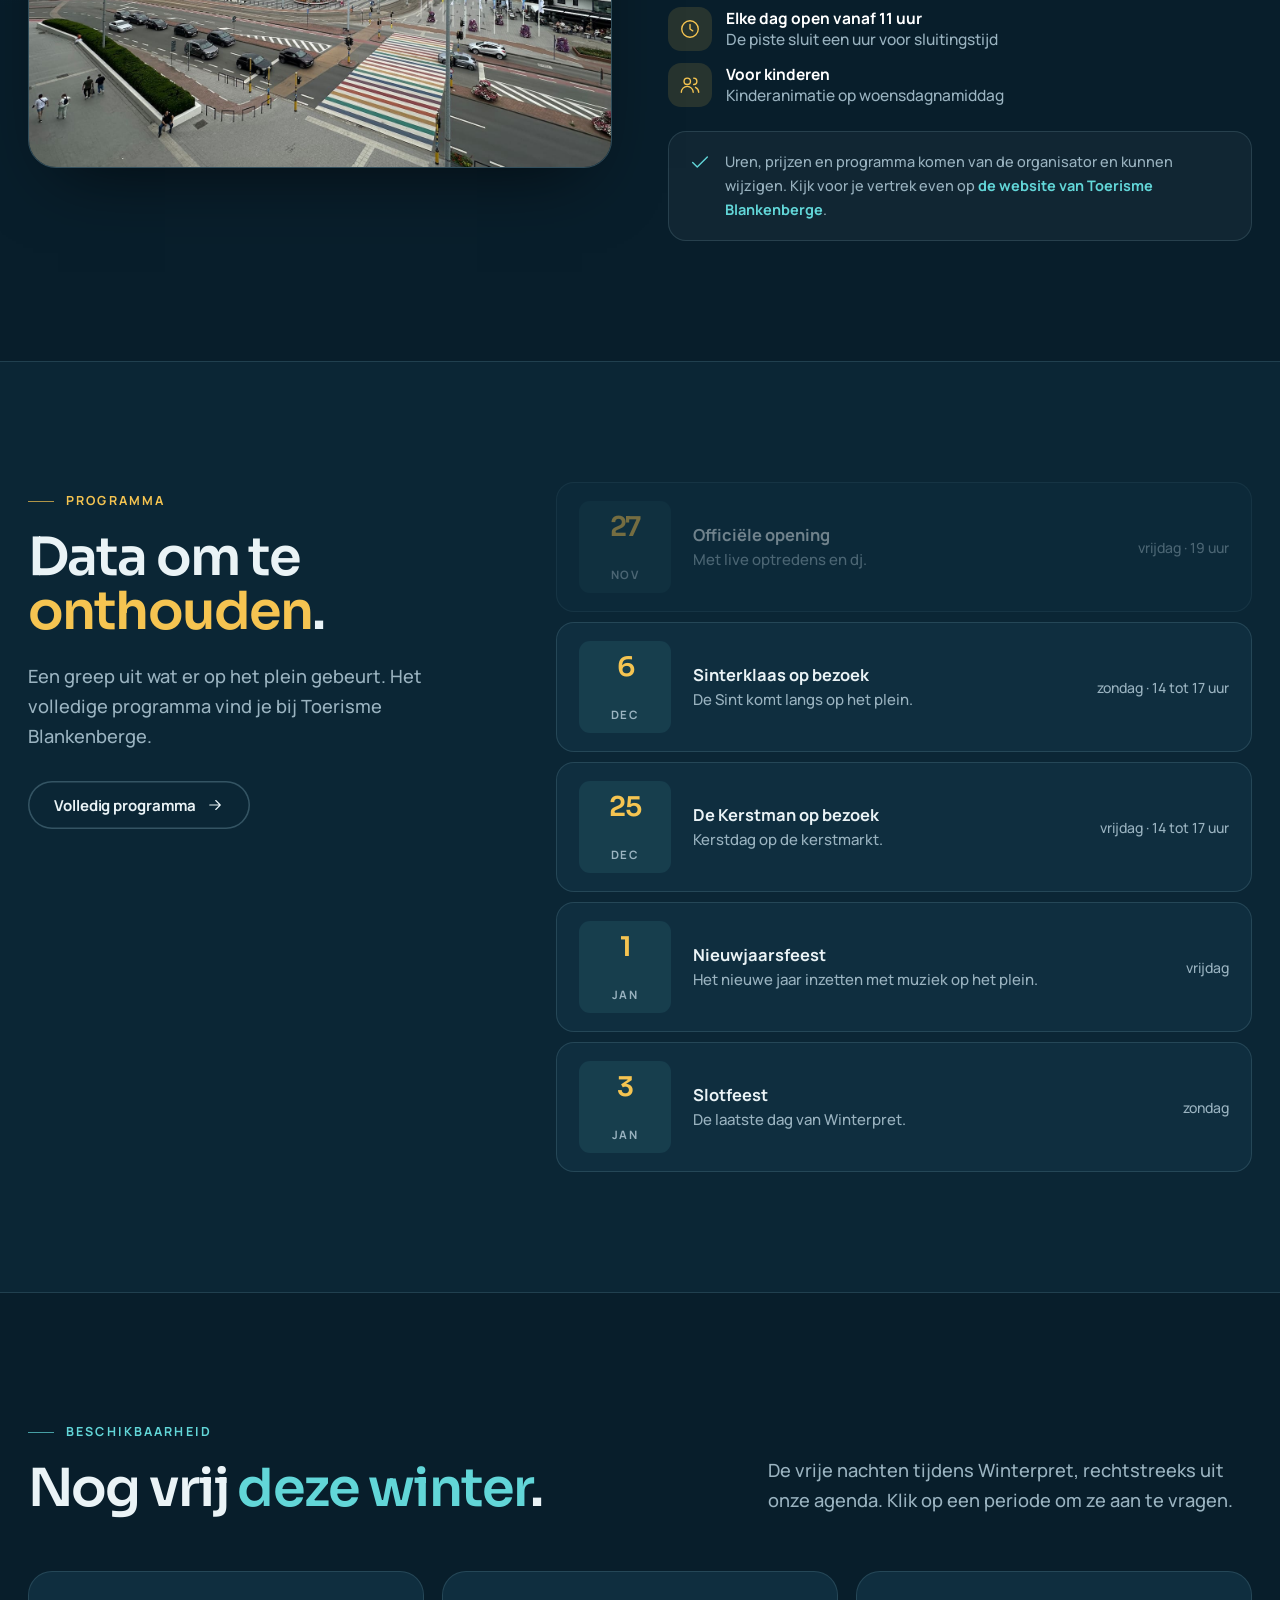
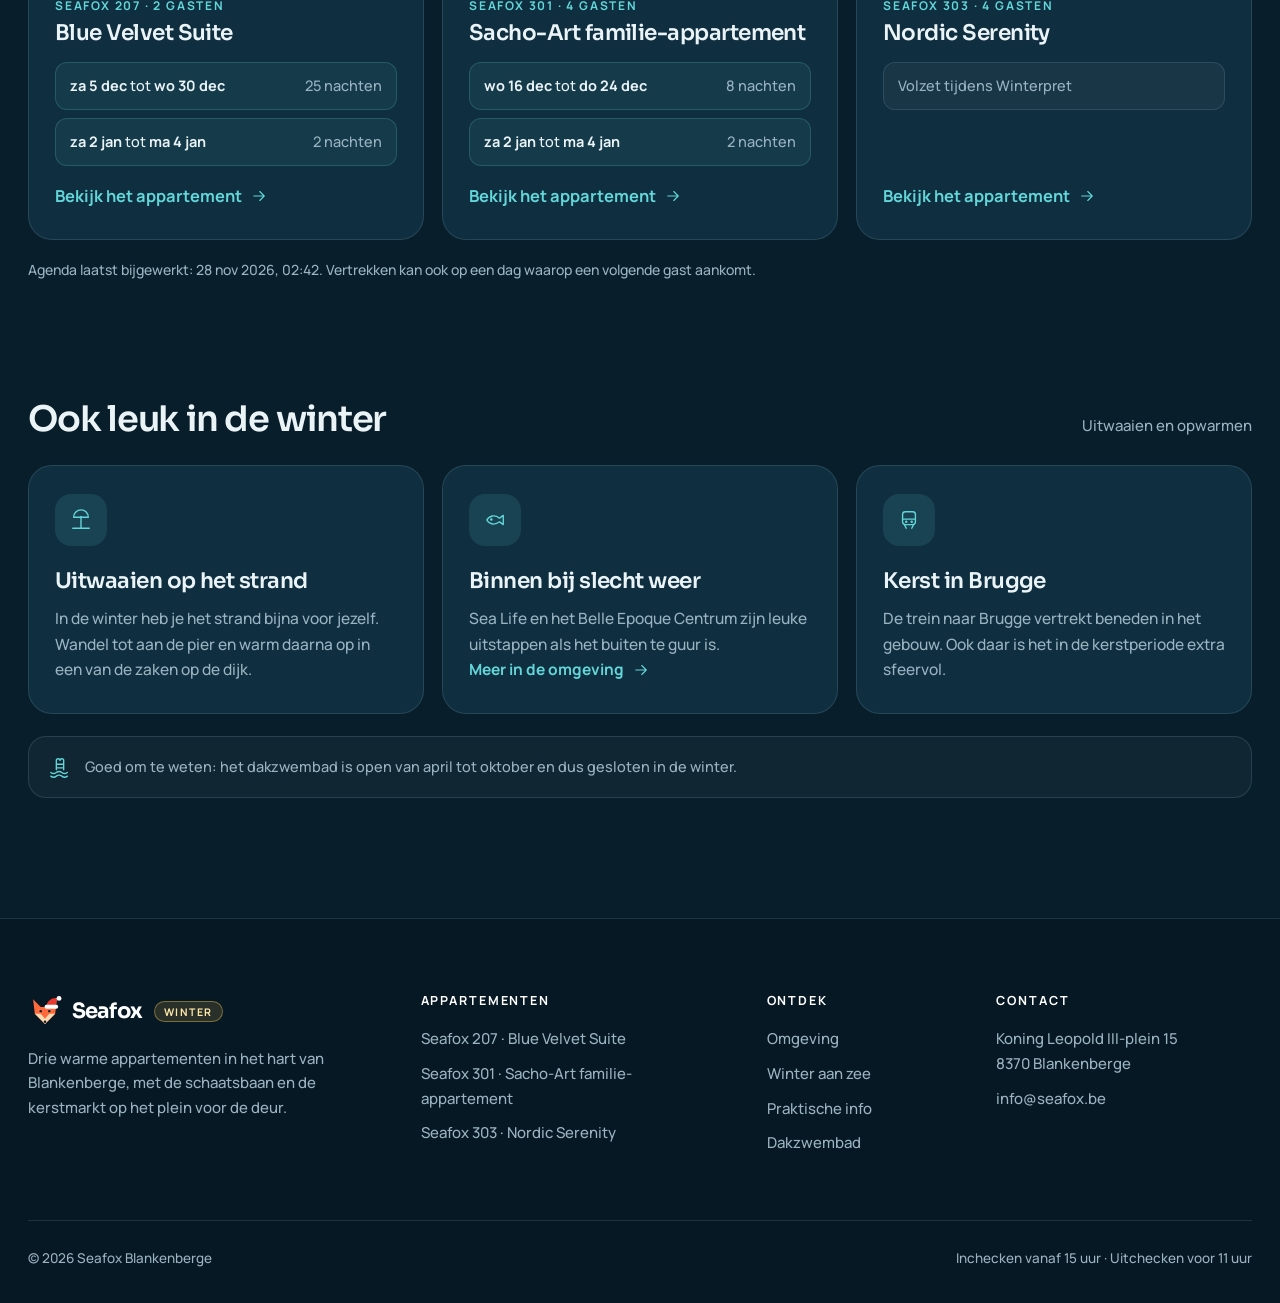
<file: winter.html>
<!doctype html>
<html lang="nl">
<head>
  <title>Seafox Winter: schaatsen en kerstmarkt voor de deur in Blankenberge</title>
  <meta name="description" content="Winterpret Blankenberge: een overdekte schaatsbaan en kerstmarkt op het Koning Leopold III-plein, het plein waar Seafox aan ligt.">
  <meta charset="utf-8">
  <meta name="viewport" content="width=device-width, initial-scale=1">
  <meta name="theme-color" content="#081e2b">
  <link rel="icon" href="assets/favicon.svg" type="image/svg+xml">
  <link rel="preconnect" href="https://fonts.googleapis.com">
  <link rel="preconnect" href="https://fonts.gstatic.com" crossorigin>
  <link href="https://fonts.googleapis.com/css2?family=Manrope:wght@500;600;700&family=Sora:wght@500;600;700&display=swap" rel="stylesheet">
  <link rel="stylesheet" href="assets/style.css">
</head>
<body>
  <header id="site-header"></header>

  <section class="winter-hero" data-lights>
    <img src="assets/illustrations/winter.svg" alt="Illustratie van een schaatsbaan en kerstmarkt bij avond">
    <div class="wrap">
      <span class="eyebrow gold">Winter aan zee</span>
      <h1>Schaatsen en kerstmarkt <em style="color:var(--gold)">voor de deur</em>.</h1>
      <p class="lead">Van <span id="w-range">27 november tot 3 januari</span> staat Winterpret Blankenberge op het Koning Leopold III-plein. Dat is het plein waar Seafox aan ligt.</p>
      <div class="chips" style="gap:12px">
        <a class="btn gold" href="#vrij">Bekijk wat nog vrij is <span data-icon="arrow"></span></a>
        <a class="btn ghost" href="#programma">Programma</a>
      </div>
    </div>
  </section>

  <section class="tight">
    <div class="wrap">
      <div class="cards">
        <div class="card gold reveal"><i data-icon="skate"></i><h3>Overdekte schaatsbaan</h3><p>Een piste van ongeveer 650 m², overdekt, dus ook bij regen kun je schaatsen. Schaatsen huur je ter plaatse.</p></div>
        <div class="card gold reveal d1"><i data-icon="gift"></i><h3>Kerstmarkt</h3><p>Kerstchalets met lekkers en cadeautjes, een glühweintoren en een reuzegrote ledbol als blikvanger.</p></div>
        <div class="card gold reveal d2"><i data-icon="mug"></i><h3>Winterbar</h3><p>Opwarmen met iets warms, met zicht op de schaatsers. In het weekend zijn er optredens.</p></div>
      </div>
    </div>
  </section>

  <section style="padding-top:20px">
    <div class="wrap split">
      <figure class="shot reveal" id="plein" style="aspect-ratio:4/3"></figure>
      <div class="reveal d1">
        <span class="eyebrow">Op het plein voor de deur</span>
        <h2>Van je zetel naar <em>de piste</em>.</h2>
        <p class="lead">Seafox ligt aan het plein zelf. Je trekt je jas aan, neemt de lift naar beneden en je staat tussen de kerstchalets. Na het schaatsen sta je zo weer binnen in de warmte.</p>
        <ul class="facts" style="margin-bottom:24px">
          <li><i data-icon="ticket"></i><span><b>Toegang 6 euro, schaatsverhuur 6 euro</b>Volgens Toerisme Blankenberge</span></li>
          <li><i data-icon="clock"></i><span><b>Elke dag open vanaf 11 uur</b>De piste sluit een uur voor sluitingstijd</span></li>
          <li><i data-icon="users"></i><span><b>Voor kinderen</b>Kinderanimatie op woensdagnamiddag</span></li>
        </ul>
        <div class="note"><span data-icon="check"></span><span>Uren, prijzen en programma komen van de organisator en kunnen wijzigen. Kijk voor je vertrek even op <a id="w-source" href="https://www.visit-blankenberge.be/winterpret" target="_blank" rel="noopener">de website van Toerisme Blankenberge</a>.</span></div>
      </div>
    </div>
  </section>

  <section class="band" id="programma">
    <div class="wrap rules">
      <div class="reveal">
        <span class="eyebrow gold">Programma</span>
        <h2>Data om te <em style="color:var(--gold)">onthouden</em>.</h2>
        <p class="lead">Een greep uit wat er op het plein gebeurt. Het volledige programma vind je bij Toerisme Blankenberge.</p>
        <a class="btn ghost" href="https://www.visit-blankenberge.be/winterpret" target="_blank" rel="noopener">Volledig programma <span data-icon="arrow"></span></a>
      </div>
      <ul class="timeline reveal d1" id="timeline"></ul>
    </div>
  </section>

  <section id="vrij">
    <div class="wrap">
      <div class="section-head reveal">
        <div>
          <span class="eyebrow">Beschikbaarheid</span>
          <h2>Nog vrij <em>deze winter</em>.</h2>
        </div>
        <p class="lead">De vrije nachten tijdens Winterpret, rechtstreeks uit onze agenda. Klik op een periode om ze aan te vragen.</p>
      </div>
      <div class="free" id="free"></div>
      <p class="cal-note" id="free-note" style="margin-top:18px"></p>
    </div>
  </section>

  <section style="padding-top:0">
    <div class="wrap">
      <div class="group-title reveal"><h2>Ook leuk in de winter</h2><span>Uitwaaien en opwarmen</span></div>
      <div class="cards">
        <div class="card reveal"><i data-icon="beach"></i><h3>Uitwaaien op het strand</h3><p>In de winter heb je het strand bijna voor jezelf. Wandel tot aan de pier en warm daarna op in een van de zaken op de dijk.</p></div>
        <div class="card reveal d1"><i data-icon="fish"></i><h3>Binnen bij slecht weer</h3><p>Sea Life en het Belle Epoque Centrum zijn leuke uitstappen als het buiten te guur is. <a class="link" href="omgeving.html">Meer in de omgeving <span data-icon="arrow"></span></a></p></div>
        <div class="card reveal d2"><i data-icon="train"></i><h3>Kerst in Brugge</h3><p>De trein naar Brugge vertrekt beneden in het gebouw. Ook daar is het in de kerstperiode extra sfeervol.</p></div>
      </div>
      <div class="note reveal" style="margin-top:22px"><span data-icon="pool"></span><span>Goed om te weten: het dakzwembad is open van april tot oktober en dus gesloten in de winter.</span></div>
    </div>
  </section>

  <footer id="site-footer"></footer>

  <script type="module">
    import { initSite, isoDate, longDate, renderFreeNights } from "./assets/site.js";
    const { site, apartments } = await initSite("winter");
    const w = site.winter;
    const d = (s) => new Date(s + "T12:00:00");
    const today = isoDate(new Date());

    document.getElementById("w-range").textContent = `${longDate(w.from)} tot ${longDate(w.until, true)}`;
    document.getElementById("w-source").href = w.source;

    const photos = await fetch("assets/photos/manifest.json").then((r) => r.json()).catch(() => ({}));
    const plein = (photos.algemeen ?? []).find((p) => p.name === "plein");
    document.getElementById("plein").innerHTML = plein
      ? `<img src="${plein.src}" alt="${plein.label}" loading="lazy"><figcaption>Op dit plein staat Winterpret. Foto genomen vanuit Seafox.</figcaption>`
      : "";

    document.getElementById("timeline").innerHTML = w.events.map((e) => `
      <li class="${e.date < today ? "past" : ""}">
        <div class="day">${d(e.date).getDate()}<small>${d(e.date).toLocaleDateString("nl-BE", { month: "short" }).replace(".", "")}</small></div>
        <div><b>${e.title}</b><p>${e.text}</p></div>
        <span class="when">${[d(e.date).toLocaleDateString("nl-BE", { weekday: "long" }), e.time].filter(Boolean).join(" · ")}</span>
      </li>`).join("");

    await renderFreeNights(document.getElementById("free"), document.getElementById("free-note"), apartments, site);
  </script>
</body>
</html>
</file>
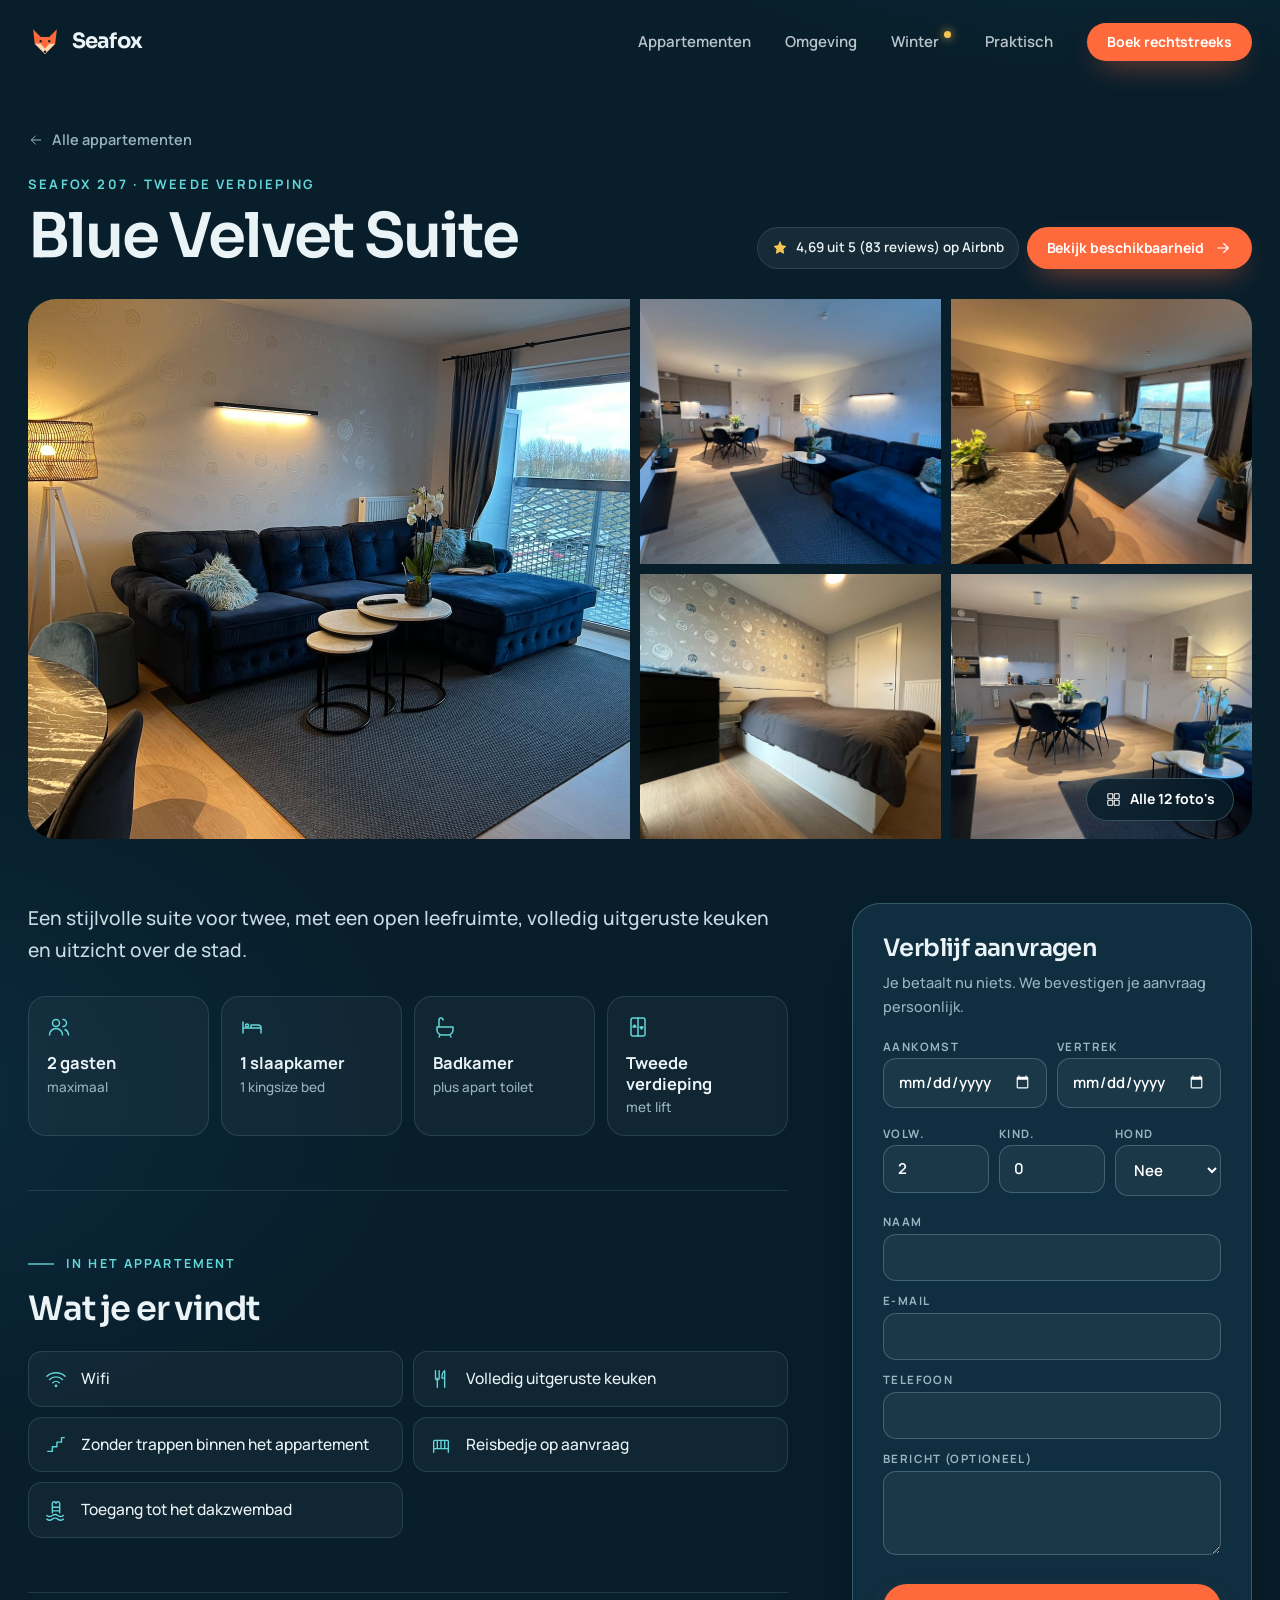
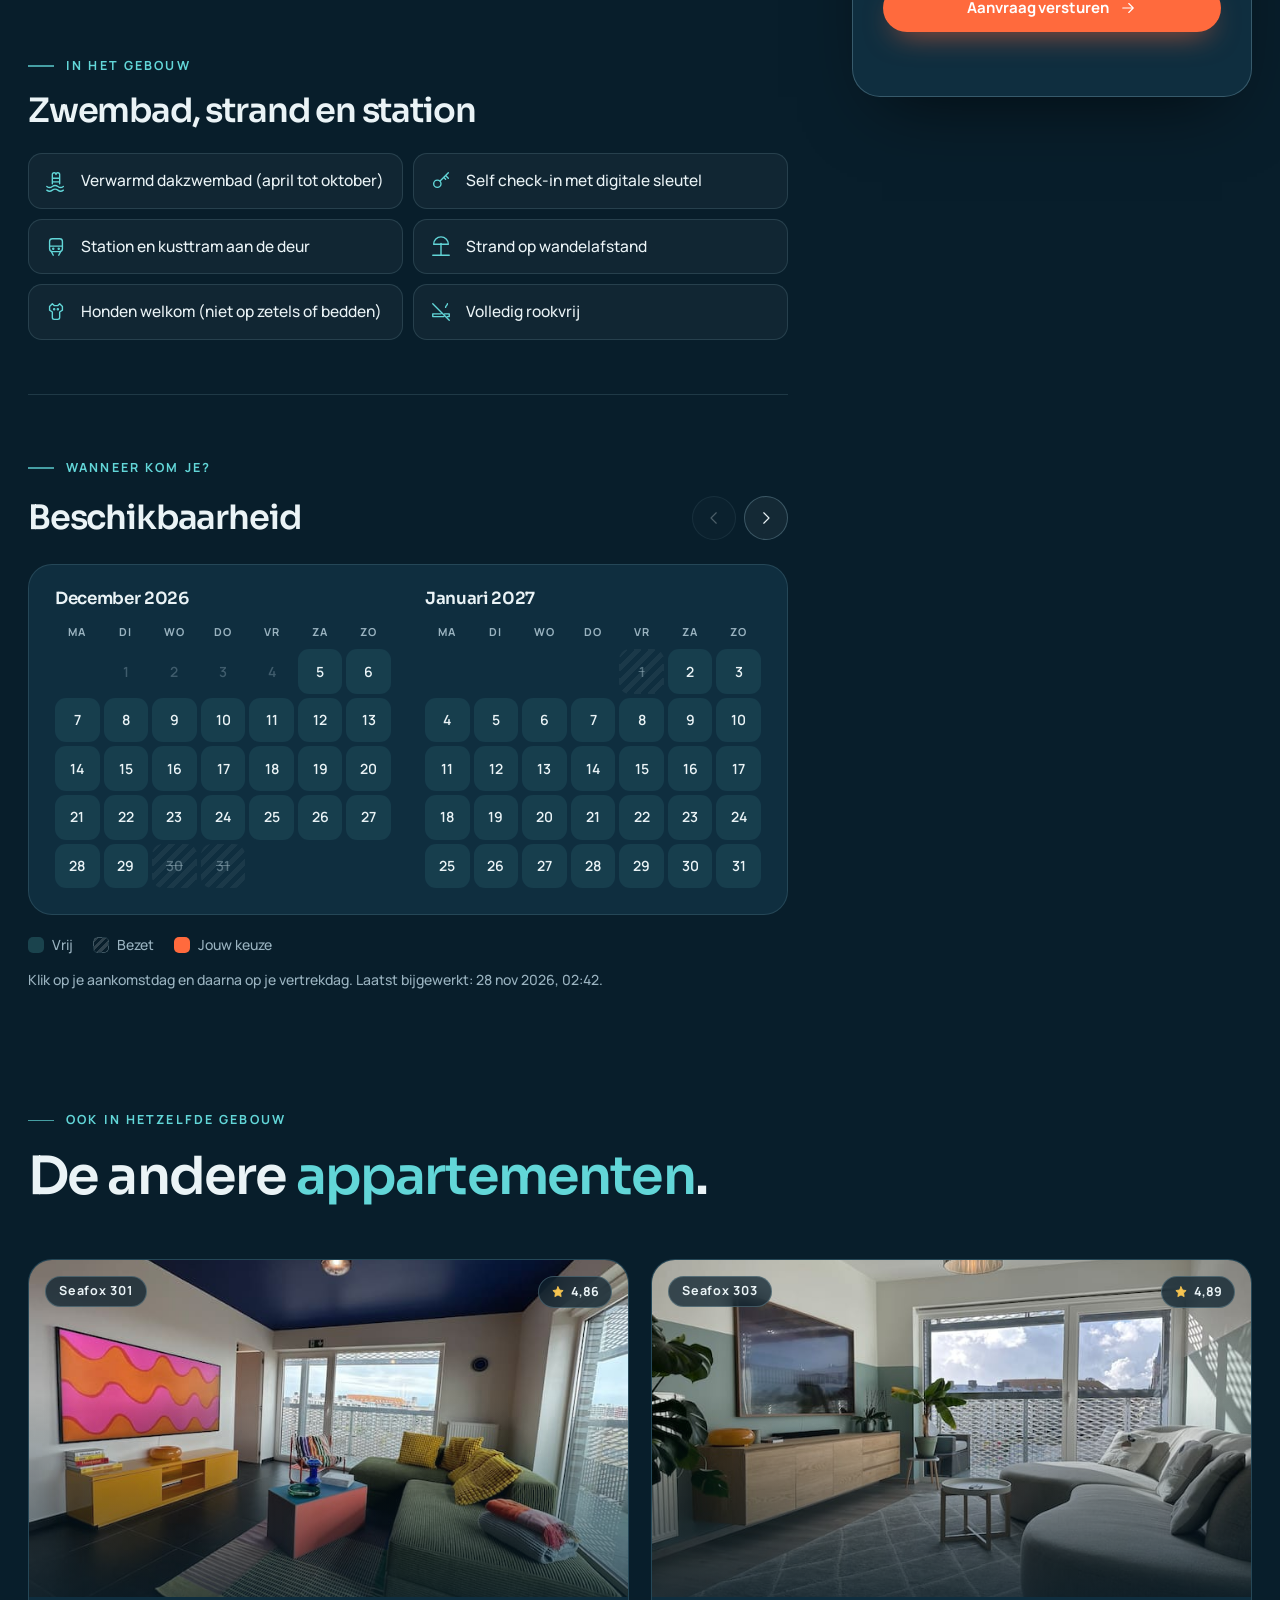
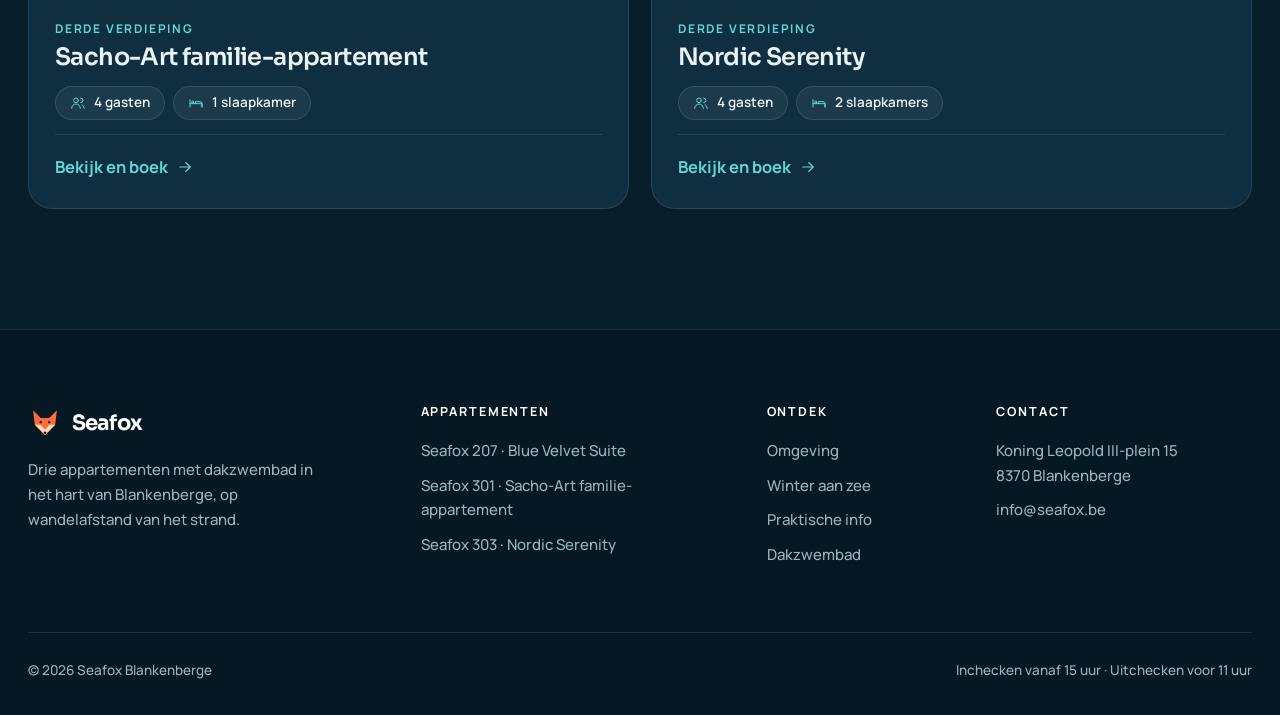
<file: nieuw/appartement.html>
<!doctype html>
<html lang="nl">
<head>
  <title>Seafox Blankenberge</title>
  <meta charset="utf-8">
  <meta name="robots" content="noindex">
  <meta name="viewport" content="width=device-width, initial-scale=1">
  <meta name="theme-color" content="#081e2b">
  <link rel="icon" href="assets/favicon.svg" type="image/svg+xml">
  <link rel="preconnect" href="https://fonts.googleapis.com">
  <link rel="preconnect" href="https://fonts.gstatic.com" crossorigin>
  <link href="https://fonts.googleapis.com/css2?family=Manrope:wght@500;600;700&family=Sora:wght@500;600;700&display=swap" rel="stylesheet">
  <link rel="stylesheet" href="assets/style.css">
</head>
<body>
  <header id="site-header"></header>

  <section class="apt-top">
    <div class="wrap">
      <a class="crumb" href="./#appartementen"><span data-icon="arrow"></span>Alle appartementen</a>
      <div class="apt-title">
        <h1><small id="title">Seafox</small><span id="subtitle"></span></h1>
        <div class="chips" id="chips"></div>
      </div>
      <div class="mosaic" id="mosaic"></div>
    </div>
  </section>

  <main class="wrap">
    <div class="apt-layout">
      <div>
        <div class="block">
          <p class="lead" id="summary"></p>
          <ul class="specs-big" id="specs"></ul>
        </div>

        <div class="block">
          <span class="eyebrow">In het appartement</span>
          <h2>Wat je er vindt</h2>
          <ul class="features" id="features"></ul>
        </div>

        <div class="block">
          <span class="eyebrow">In het gebouw</span>
          <h2>Zwembad, strand en station</h2>
          <ul class="features">
            <li data-icon="pool">Verwarmd dakzwembad (april tot oktober)</li>
            <li data-icon="key">Self check-in met digitale sleutel</li>
            <li data-icon="train">Station en kusttram aan de deur</li>
            <li data-icon="beach">Strand op wandelafstand</li>
            <li data-icon="dog">Honden welkom (niet op zetels of bedden)</li>
            <li data-icon="nosmoke">Volledig rookvrij</li>
          </ul>
        </div>

        <div class="block">
          <span class="eyebrow">Wanneer kom je?</span>
          <div class="cal-head">
            <h2>Beschikbaarheid</h2>
            <div class="cal-nav">
              <button id="prev" aria-label="Vorige maand"></button>
              <button id="next" aria-label="Volgende maand"></button>
            </div>
          </div>
          <div class="cal-months" id="months"></div>
          <div class="legend">
            <span><i class="free-i"></i>Vrij</span>
            <span><i class="busy-i"></i>Bezet</span>
            <span><i class="sel-i"></i>Jouw keuze</span>
          </div>
          <p class="cal-note" id="updated">Klik op je aankomstdag en daarna op je vertrekdag.</p>
        </div>
      </div>

      <aside class="book" id="boeken">
        <h3>Verblijf aanvragen</h3>
        <p class="hint">Je betaalt nu niets. We bevestigen je aanvraag persoonlijk.</p>
        <form id="form" novalidate>
          <div class="dates">
            <label>Aankomst<input type="date" id="arr" required></label>
            <label>Vertrek<input type="date" id="dep" required></label>
          </div>
          <div class="guests">
            <label>Volw.<input type="number" id="adults" min="1" value="2"></label>
            <label>Kind.<input type="number" id="kids" min="0" value="0"></label>
            <label>Hond<select id="dog"><option>Nee</option><option>Ja</option></select></label>
          </div>
          <div class="nights" id="nights"></div>
          <label for="name">Naam</label><input id="name" autocomplete="name" required>
          <label for="email">E-mail</label><input id="email" type="email" autocomplete="email" required>
          <label for="phone">Telefoon</label><input id="phone" type="tel" autocomplete="tel">
          <label for="msg">Bericht (optioneel)</label><textarea id="msg"></textarea>
          <button class="btn" type="submit">Aanvraag versturen <span data-icon="arrow"></span></button>
          <p class="form-msg" id="formMsg"></p>
        </form>
      </aside>
    </div>
  </main>

  <section class="others">
    <div class="wrap">
      <div class="section-head">
        <div>
          <span class="eyebrow">Ook in hetzelfde gebouw</span>
          <h2>De andere <em>appartementen</em>.</h2>
        </div>
      </div>
      <div class="rooms" id="others"></div>
    </div>
  </section>

  <div class="lightbox" id="lightbox" aria-hidden="true">
    <img id="lb-img" alt="">
    <div class="lb-cap" id="lb-cap"></div>
    <button class="x" id="lb-x" aria-label="Sluiten"></button>
    <button class="prev" id="lb-prev" aria-label="Vorige foto"></button>
    <button class="next" id="lb-next" aria-label="Volgende foto"></button>
  </div>

  <footer id="site-footer"></footer>
  <script type="module" src="assets/appartement.js"></script>
</body>
</html>
</file>
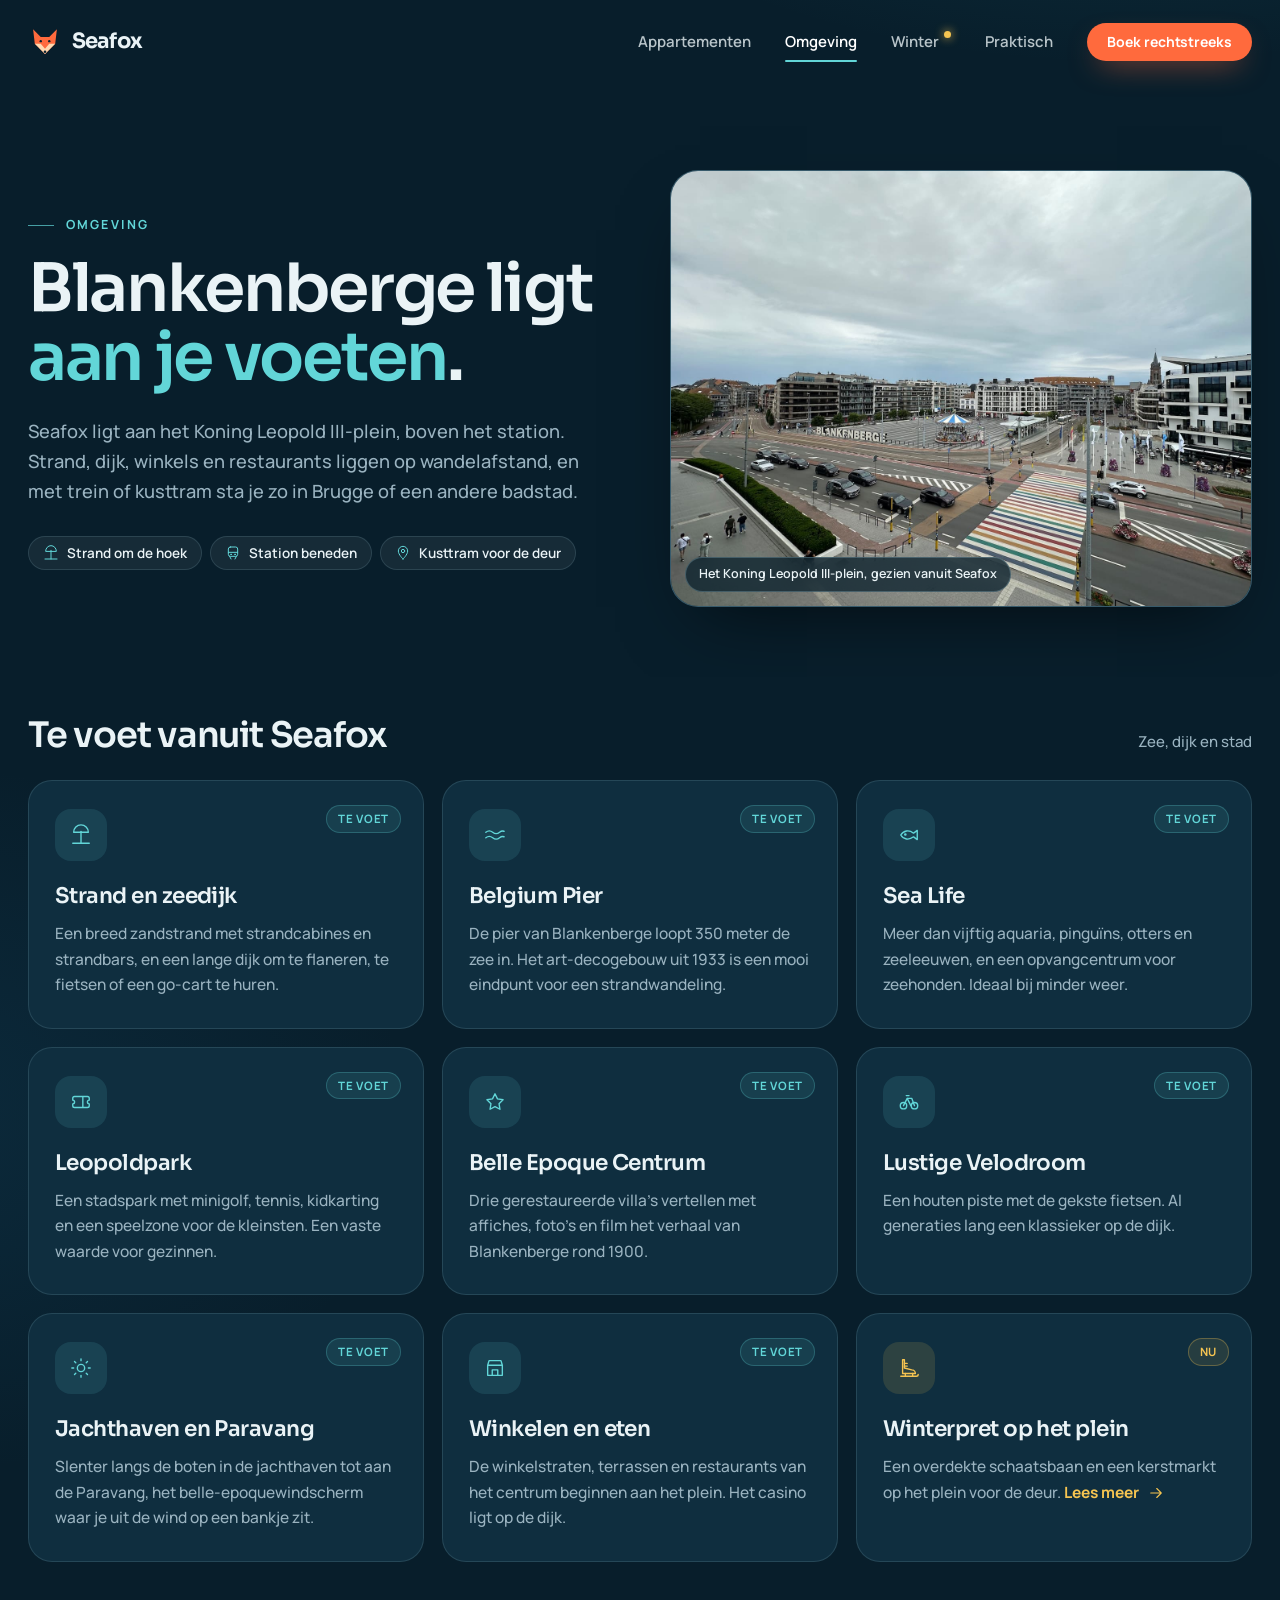
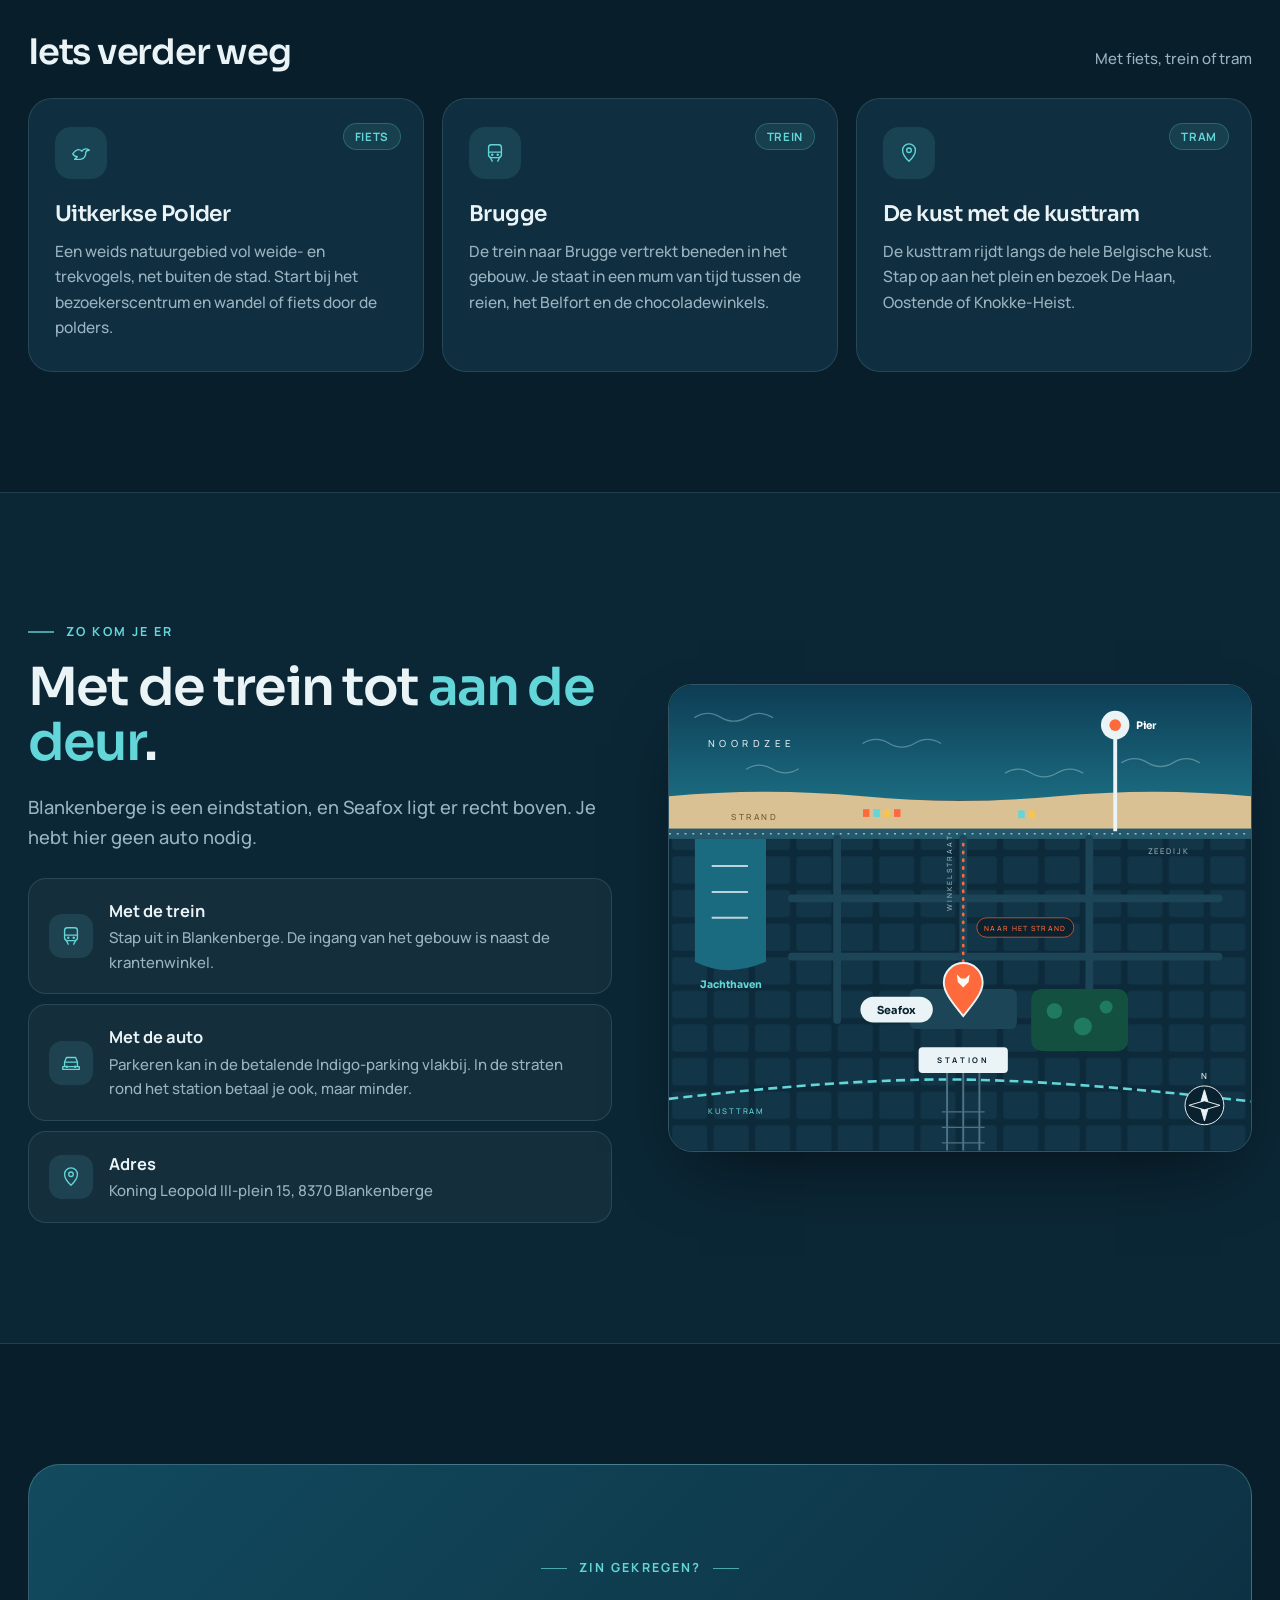
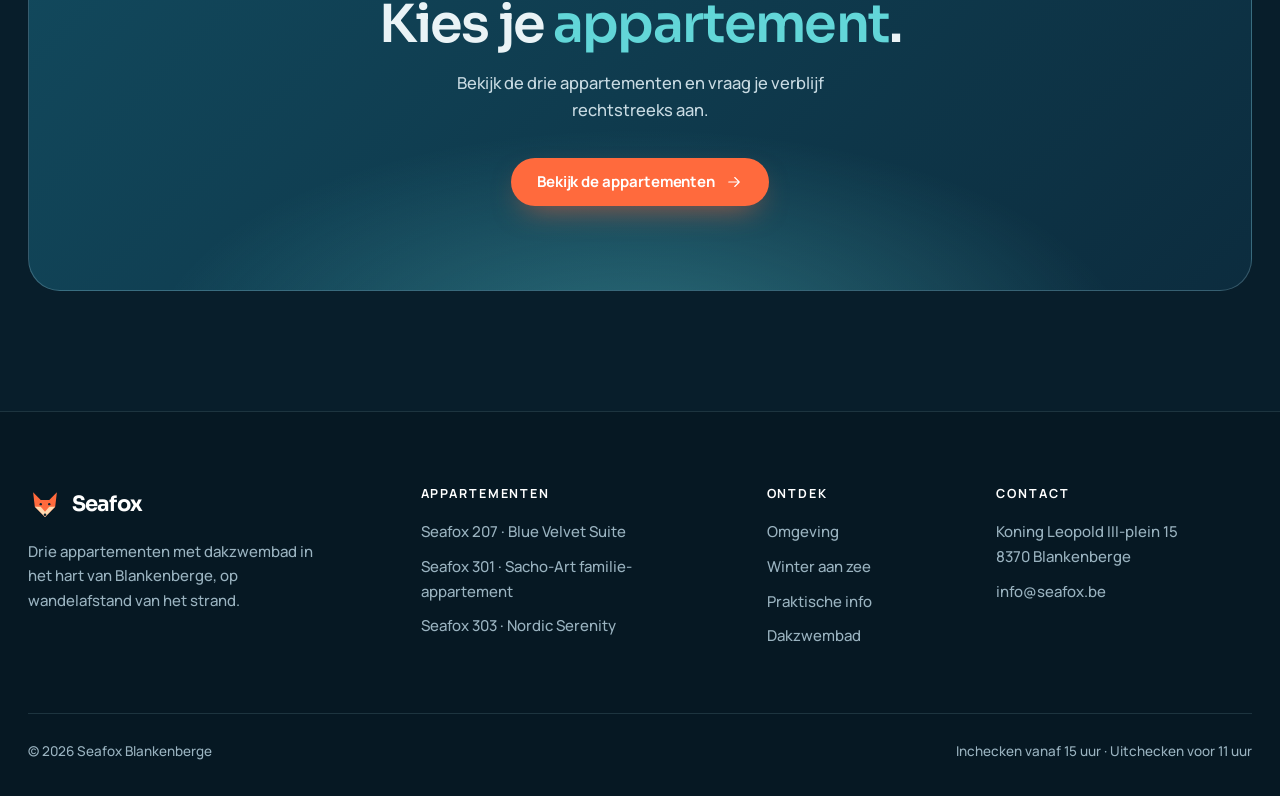
<file: nieuw/omgeving.html>
<!doctype html>
<html lang="nl">
<head>
  <title>Omgeving | Seafox Blankenberge</title>
  <meta name="description" content="Wat is er te doen rond Seafox in Blankenberge? Strand, Belgium Pier, Sea Life, Leopoldpark, de Uitkerkse Polder, Brugge en de kusttram.">
  <meta charset="utf-8">
  <meta name="robots" content="noindex">
  <meta name="viewport" content="width=device-width, initial-scale=1">
  <meta name="theme-color" content="#081e2b">
  <link rel="icon" href="assets/favicon.svg" type="image/svg+xml">
  <link rel="preconnect" href="https://fonts.googleapis.com">
  <link rel="preconnect" href="https://fonts.gstatic.com" crossorigin>
  <link href="https://fonts.googleapis.com/css2?family=Manrope:wght@500;600;700&family=Sora:wght@500;600;700&display=swap" rel="stylesheet">
  <link rel="stylesheet" href="assets/style.css">
</head>
<body>
  <header id="site-header"></header>

  <section class="page-hero">
    <div class="wrap">
      <div>
        <span class="eyebrow">Omgeving</span>
        <h1>Blankenberge ligt <em>aan je voeten</em>.</h1>
        <p class="lead">Seafox ligt aan het Koning Leopold III-plein, boven het station. Strand, dijk, winkels en restaurants liggen op wandelafstand, en met trein of kusttram sta je zo in Brugge of een andere badstad.</p>
        <div class="chips">
          <span class="chip"><span data-icon="beach"></span>Strand om de hoek</span>
          <span class="chip"><span data-icon="train"></span>Station beneden</span>
          <span class="chip"><span data-icon="pin"></span>Kusttram voor de deur</span>
        </div>
      </div>
      <figure class="shot reveal" id="plein"></figure>
    </div>
  </section>

  <section class="tight">
    <div class="wrap">
      <div class="group-title reveal"><h2>Te voet vanuit Seafox</h2><span>Zee, dijk en stad</span></div>
      <div class="cards">
        <div class="card reveal"><i data-icon="beach"></i><span class="tag">Te voet</span><h3>Strand en zeedijk</h3><p>Een breed zandstrand met strandcabines en strandbars, en een lange dijk om te flaneren, te fietsen of een go-cart te huren.</p></div>
        <div class="card reveal d1"><i data-icon="wave"></i><span class="tag">Te voet</span><h3>Belgium Pier</h3><p>De pier van Blankenberge loopt 350 meter de zee in. Het art-decogebouw uit 1933 is een mooi eindpunt voor een strandwandeling.</p></div>
        <div class="card reveal d2"><i data-icon="fish"></i><span class="tag">Te voet</span><h3>Sea Life</h3><p>Meer dan vijftig aquaria, pinguïns, otters en zeeleeuwen, en een opvangcentrum voor zeehonden. Ideaal bij minder weer.</p></div>
        <div class="card reveal"><i data-icon="ticket"></i><span class="tag">Te voet</span><h3>Leopoldpark</h3><p>Een stadspark met minigolf, tennis, kidkarting en een speelzone voor de kleinsten. Een vaste waarde voor gezinnen.</p></div>
        <div class="card reveal d1"><i data-icon="star"></i><span class="tag">Te voet</span><h3>Belle Epoque Centrum</h3><p>Drie gerestaureerde villa's vertellen met affiches, foto's en film het verhaal van Blankenberge rond 1900.</p></div>
        <div class="card reveal d2"><i data-icon="bike"></i><span class="tag">Te voet</span><h3>Lustige Velodroom</h3><p>Een houten piste met de gekste fietsen. Al generaties lang een klassieker op de dijk.</p></div>
        <div class="card reveal"><i data-icon="sun"></i><span class="tag">Te voet</span><h3>Jachthaven en Paravang</h3><p>Slenter langs de boten in de jachthaven tot aan de Paravang, het belle-epoquewindscherm waar je uit de wind op een bankje zit.</p></div>
        <div class="card reveal d1"><i data-icon="shop"></i><span class="tag">Te voet</span><h3>Winkelen en eten</h3><p>De winkelstraten, terrassen en restaurants van het centrum beginnen aan het plein. Het casino ligt op de dijk.</p></div>
        <div class="card gold reveal d2" data-season="winter"><i data-icon="skate"></i><span class="tag" style="color:var(--gold);border-color:rgba(245,196,81,.3);background:rgba(245,196,81,.1)">Nu</span><h3>Winterpret op het plein</h3><p>Een overdekte schaatsbaan en een kerstmarkt op het plein voor de deur. <a class="link" href="winter.html" style="color:var(--gold)">Lees meer <span data-icon="arrow"></span></a></p></div>
      </div>

      <div class="group-title reveal"><h2>Iets verder weg</h2><span>Met fiets, trein of tram</span></div>
      <div class="cards">
        <div class="card reveal"><i data-icon="bird"></i><span class="tag">Fiets</span><h3>Uitkerkse Polder</h3><p>Een weids natuurgebied vol weide- en trekvogels, net buiten de stad. Start bij het bezoekerscentrum en wandel of fiets door de polders.</p></div>
        <div class="card reveal d1"><i data-icon="train"></i><span class="tag">Trein</span><h3>Brugge</h3><p>De trein naar Brugge vertrekt beneden in het gebouw. Je staat in een mum van tijd tussen de reien, het Belfort en de chocoladewinkels.</p></div>
        <div class="card reveal d2"><i data-icon="pin"></i><span class="tag">Tram</span><h3>De kust met de kusttram</h3><p>De kusttram rijdt langs de hele Belgische kust. Stap op aan het plein en bezoek De Haan, Oostende of Knokke-Heist.</p></div>
      </div>
    </div>
  </section>

  <section class="band">
    <div class="wrap split">
      <div class="reveal">
        <span class="eyebrow">Zo kom je er</span>
        <h2>Met de trein tot <em>aan de deur</em>.</h2>
        <p class="lead">Blankenberge is een eindstation, en Seafox ligt er recht boven. Je hebt hier geen auto nodig.</p>
        <ul class="rule-list">
          <li><span data-icon="train"></span><b>Met de trein</b><span>Stap uit in Blankenberge. De ingang van het gebouw is naast de krantenwinkel.</span></li>
          <li><span data-icon="car"></span><b>Met de auto</b><span>Parkeren kan in de betalende Indigo-parking vlakbij. In de straten rond het station betaal je ook, maar minder.</span></li>
          <li><span data-icon="pin"></span><b>Adres</b><span>Koning Leopold III-plein 15, 8370 Blankenberge</span></li>
        </ul>
      </div>
      <div class="map reveal d1">
        <svg viewBox="0 0 900 720" font-family="Manrope, sans-serif" role="img" aria-label="Schematische kaart van Blankenberge met Seafox bij het station">
          <defs>
            <linearGradient id="m-sea2" x1="0" y1="0" x2="0" y2="1"><stop offset="0" stop-color="#0d3d55"/><stop offset="1" stop-color="#1b6b80"/></linearGradient>
            <pattern id="m-blocks" width="64" height="52" patternUnits="userSpaceOnUse"><rect width="64" height="52" fill="#0d2a3a"/><rect x="5" y="5" width="54" height="42" rx="5" fill="#123547"/></pattern>
          </defs>
          <rect width="900" height="720" fill="url(#m-blocks)"/>
          <rect width="900" height="178" fill="url(#m-sea2)"/>
          <g fill="none" stroke="#cfe9ee" stroke-width="2" opacity=".35" stroke-linecap="round"><path d="M40 50q20-12 40 0t40 0 40 0M300 90q20-12 40 0t40 0 40 0M700 120q20-12 40 0t40 0 40 0M120 130q20-12 40 0t40 0M520 136q20-12 40 0t40 0 40 0"/></g>
          <text x="60" y="96" fill="#fff" font-size="15" letter-spacing="7" opacity=".85">NOORDZEE</text>
          <path d="M0 172q150-14 300 0t300 0 300 0v52H0z" fill="#d9c193"/>
          <rect y="222" width="900" height="16" fill="#27576b"/><path d="M0 230h900" stroke="#62d6d8" stroke-width="2" stroke-dasharray="3 9"/>
          <text x="96" y="208" fill="#6b5a36" font-size="13" letter-spacing="4">STRAND</text>
          <text x="740" y="262" fill="#9ab3c0" font-size="12" letter-spacing="3">ZEEDIJK</text>
          <g><rect x="300" y="192" width="10" height="12" fill="#ff6a3d"/><rect x="316" y="192" width="10" height="12" fill="#62d6d8"/><rect x="332" y="192" width="10" height="12" fill="#f5c451"/><rect x="348" y="192" width="10" height="12" fill="#ff6a3d"/><rect x="540" y="194" width="10" height="12" fill="#62d6d8"/><rect x="556" y="194" width="10" height="12" fill="#f5c451"/></g>
          <path d="M690 226V76" stroke="#eaf3f6" stroke-width="6"/><circle cx="690" cy="62" r="22" fill="#eaf3f6"/><circle cx="690" cy="62" r="9" fill="#ff6a3d"/>
          <text x="722" y="68" fill="#fff" font-size="16" font-weight="700" font-family="Sora, sans-serif">Pier</text>
          <path d="M40 238h110v190q-60 26-110 0z" fill="#1b6b80"/><g stroke="#fff" stroke-width="3" opacity=".7"><path d="M66 280h56M66 320h56M66 360h56"/></g>
          <text x="48" y="468" fill="#62d6d8" font-size="16" font-weight="700" font-family="Sora, sans-serif">Jachthaven</text>
          <g stroke="#1c4558" stroke-width="12" fill="none" stroke-linecap="round"><path d="M455 238V470"/><path d="M190 330h660M190 420h660"/><path d="M260 238v280M650 238v280"/></g>
          <rect x="560" y="470" width="150" height="96" rx="16" fill="#14503f"/><g fill="#1f7a5e"><circle cx="596" cy="504" r="12"/><circle cx="640" cy="528" r="14"/><circle cx="676" cy="498" r="10"/></g>
          <path d="M0 640q260-30 430-30t470 34" fill="none" stroke="#62d6d8" stroke-width="4" stroke-dasharray="14 8"/>
          <text x="60" y="664" fill="#62d6d8" font-size="12" letter-spacing="3">KUSTTRAM</text>
          <rect x="372" y="470" width="166" height="62" rx="10" fill="#1c4558"/>
          <g stroke="#4d7385" stroke-width="3"><path d="M430 600v120M455 600v120M480 600v120"/></g><g stroke="#4d7385" stroke-width="2"><path d="M422 660h66M422 684h66M422 708h66"/></g>
          <rect x="386" y="560" width="138" height="40" rx="6" fill="#eaf3f6"/><text x="455" y="585" fill="#0a2230" font-weight="700" font-size="12" letter-spacing="4" text-anchor="middle">STATION</text>
          <path d="M455 440V246" fill="none" stroke="#ff6a3d" stroke-width="4" stroke-dasharray="2 10" stroke-linecap="round"/>
          <g transform="translate(476 360)"><rect width="150" height="30" rx="15" fill="#0a2230" stroke="#ff6a3d"/><text x="75" y="20" fill="#ff6a3d" font-size="11" letter-spacing="2" text-anchor="middle">NAAR HET STRAND</text></g>
          <text x="438" y="290" fill="#9ab3c0" font-size="11" letter-spacing="3" transform="rotate(-90 438 290)" text-anchor="middle">WINKELSTRAAT</text>
          <circle class="pulse" cx="455" cy="478" r="16" fill="#ff6a3d"/>
          <path d="M455 512c-20-24-30-38-30-52a30 30 0 0 1 60 0c0 14-10 28-30 52z" fill="#ff6a3d" stroke="#eaf3f6" stroke-width="3"/>
          <g transform="translate(441 444) scale(.7)"><path d="M6 5l9 9h10l9-9-2 17-12 12L8 22z" fill="#fdfaf4"/></g>
          <g transform="translate(296 482)"><rect width="112" height="40" rx="20" fill="#eaf3f6"/><text x="56" y="26" fill="#0a2230" font-size="17" text-anchor="middle" font-family="Sora, sans-serif" font-weight="700">Seafox</text></g>
          <g transform="translate(828 650)" fill="none" stroke="#eaf3f6" stroke-width="1.5"><circle r="30" fill="#0a2230"/><path d="M0-24l7 24-7 24-7-24z" fill="#eaf3f6"/><path d="M-24 0l24-7 24 7-24 7z" fill="#0a2230"/></g>
          <text x="828" y="610" fill="#eaf3f6" font-size="13" text-anchor="middle">N</text>
          
        </svg>
      </div>
    </div>
  </section>

  <section>
    <div class="wrap">
      <div class="cta-card reveal">
        <span class="eyebrow">Zin gekregen?</span>
        <h2>Kies je <em>appartement</em>.</h2>
        <p>Bekijk de drie appartementen en vraag je verblijf rechtstreeks aan.</p>
        <a class="btn" href="./#appartementen">Bekijk de appartementen <span data-icon="arrow"></span></a>
      </div>
    </div>
  </section>

  <footer id="site-footer"></footer>

  <script type="module">
    import { initSite } from "./assets/site.js";
    await initSite("omgeving");
    const photos = await fetch("assets/photos/manifest.json").then((r) => r.json()).catch(() => ({}));
    const plein = (photos.algemeen ?? []).find((p) => p.name === "plein");
    document.getElementById("plein").innerHTML = plein
      ? `<img src="${plein.src}" alt="${plein.label}"><figcaption>${plein.label}</figcaption>`
      : `<img src="assets/illustrations/kust.svg" alt="Illustratie van de kust van Blankenberge">`;
  </script>
</body>
</html>
</file>
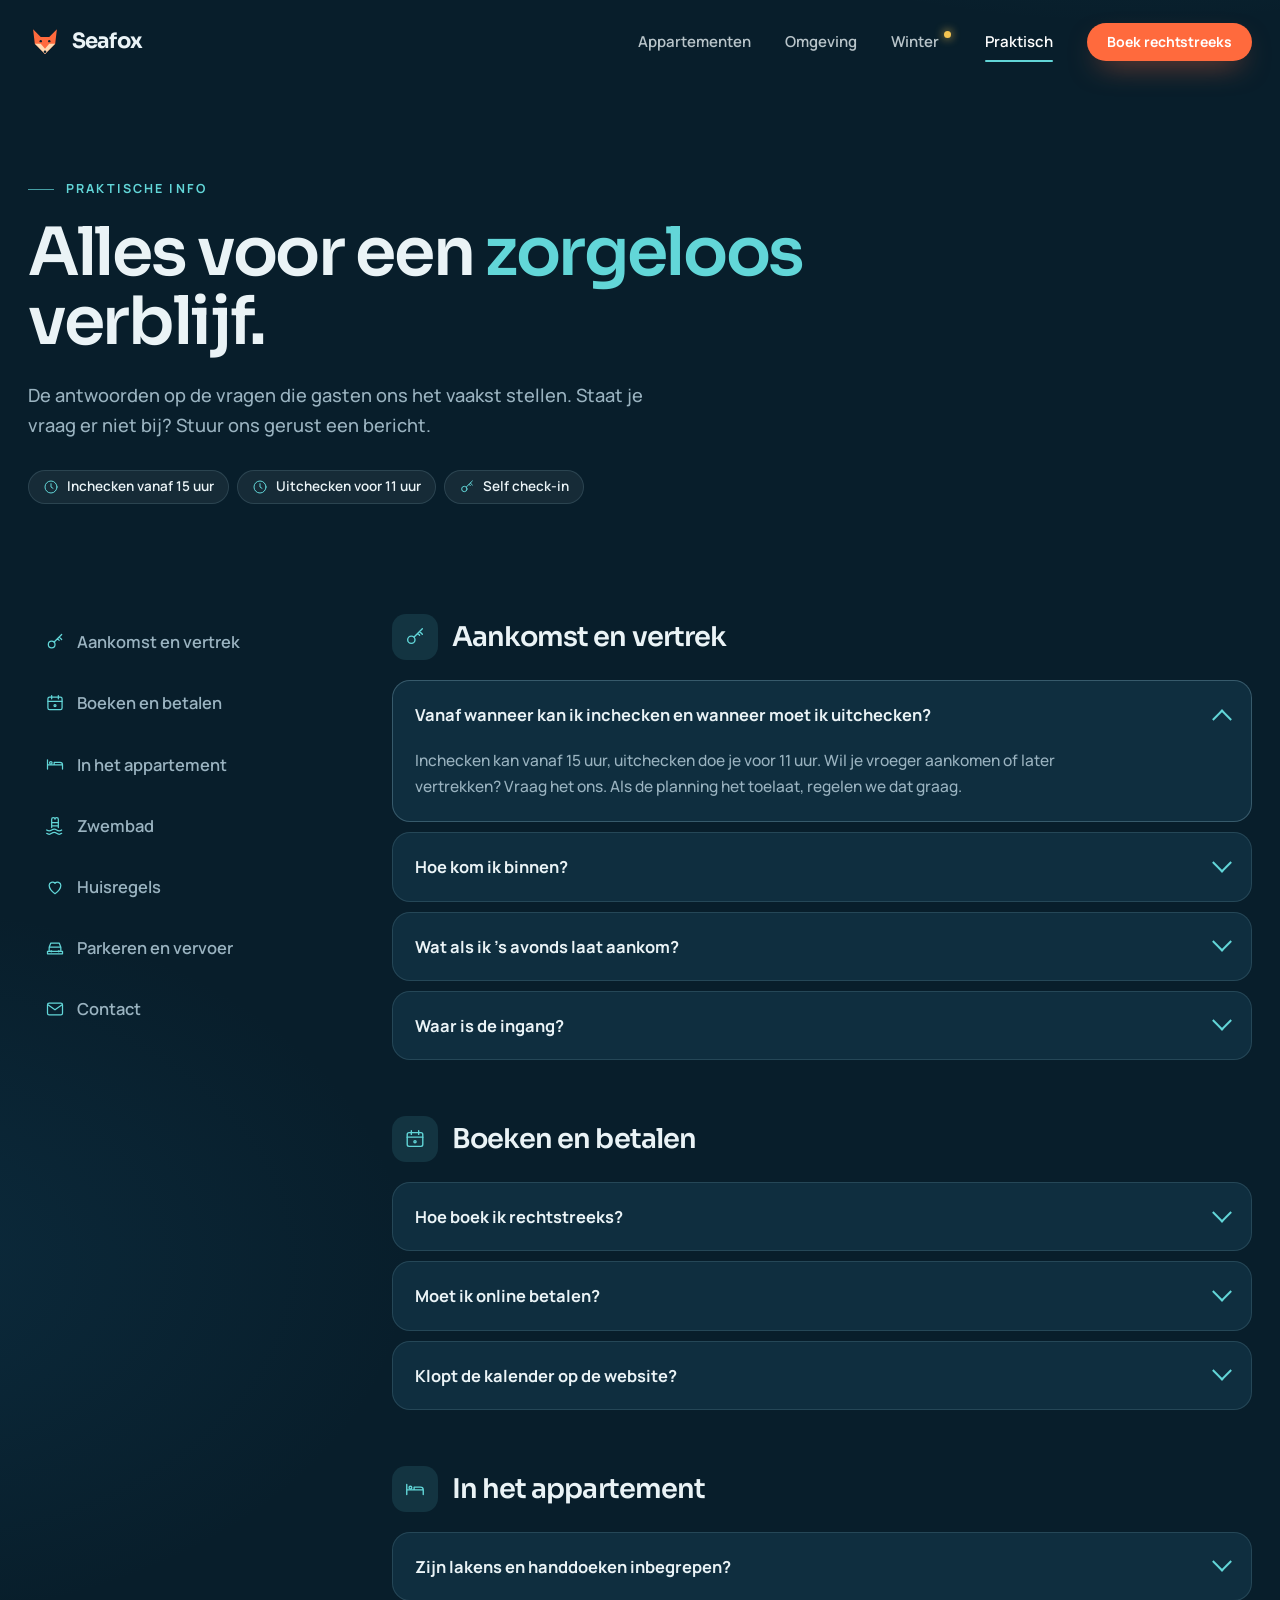
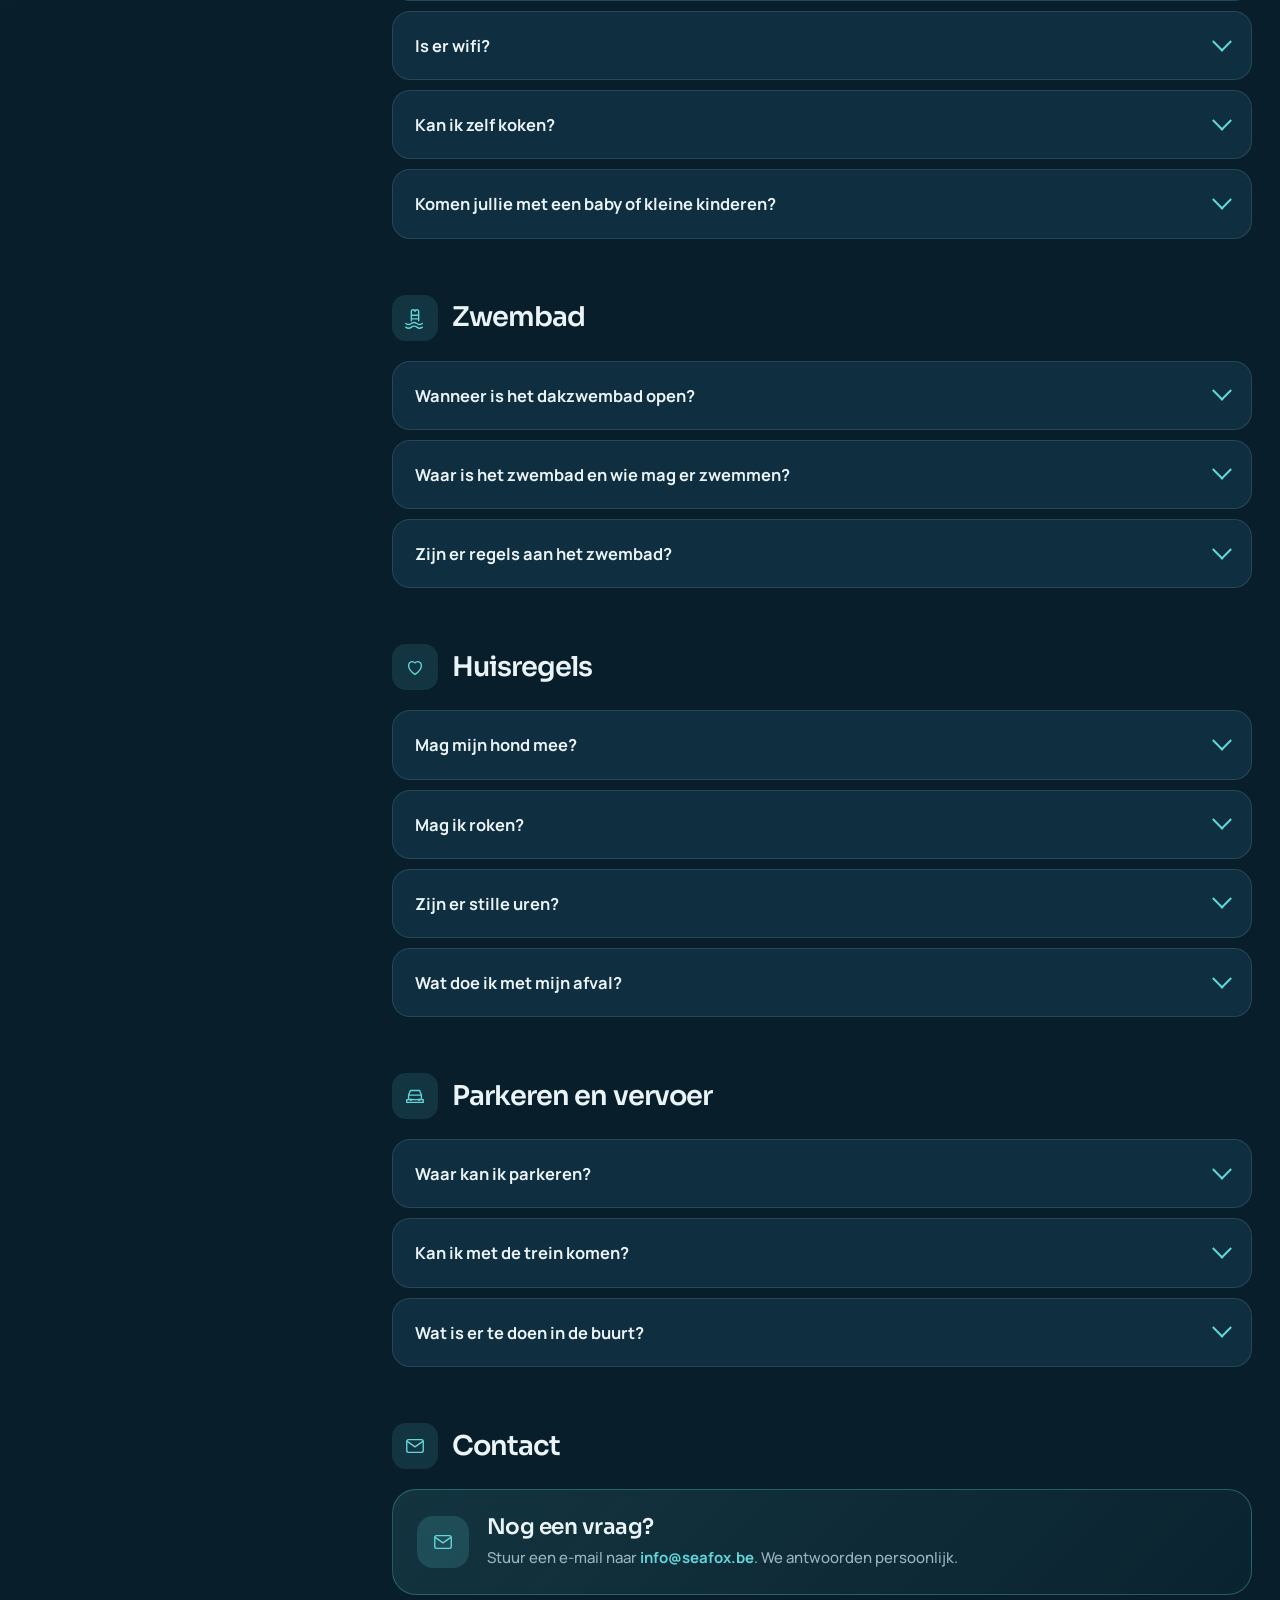
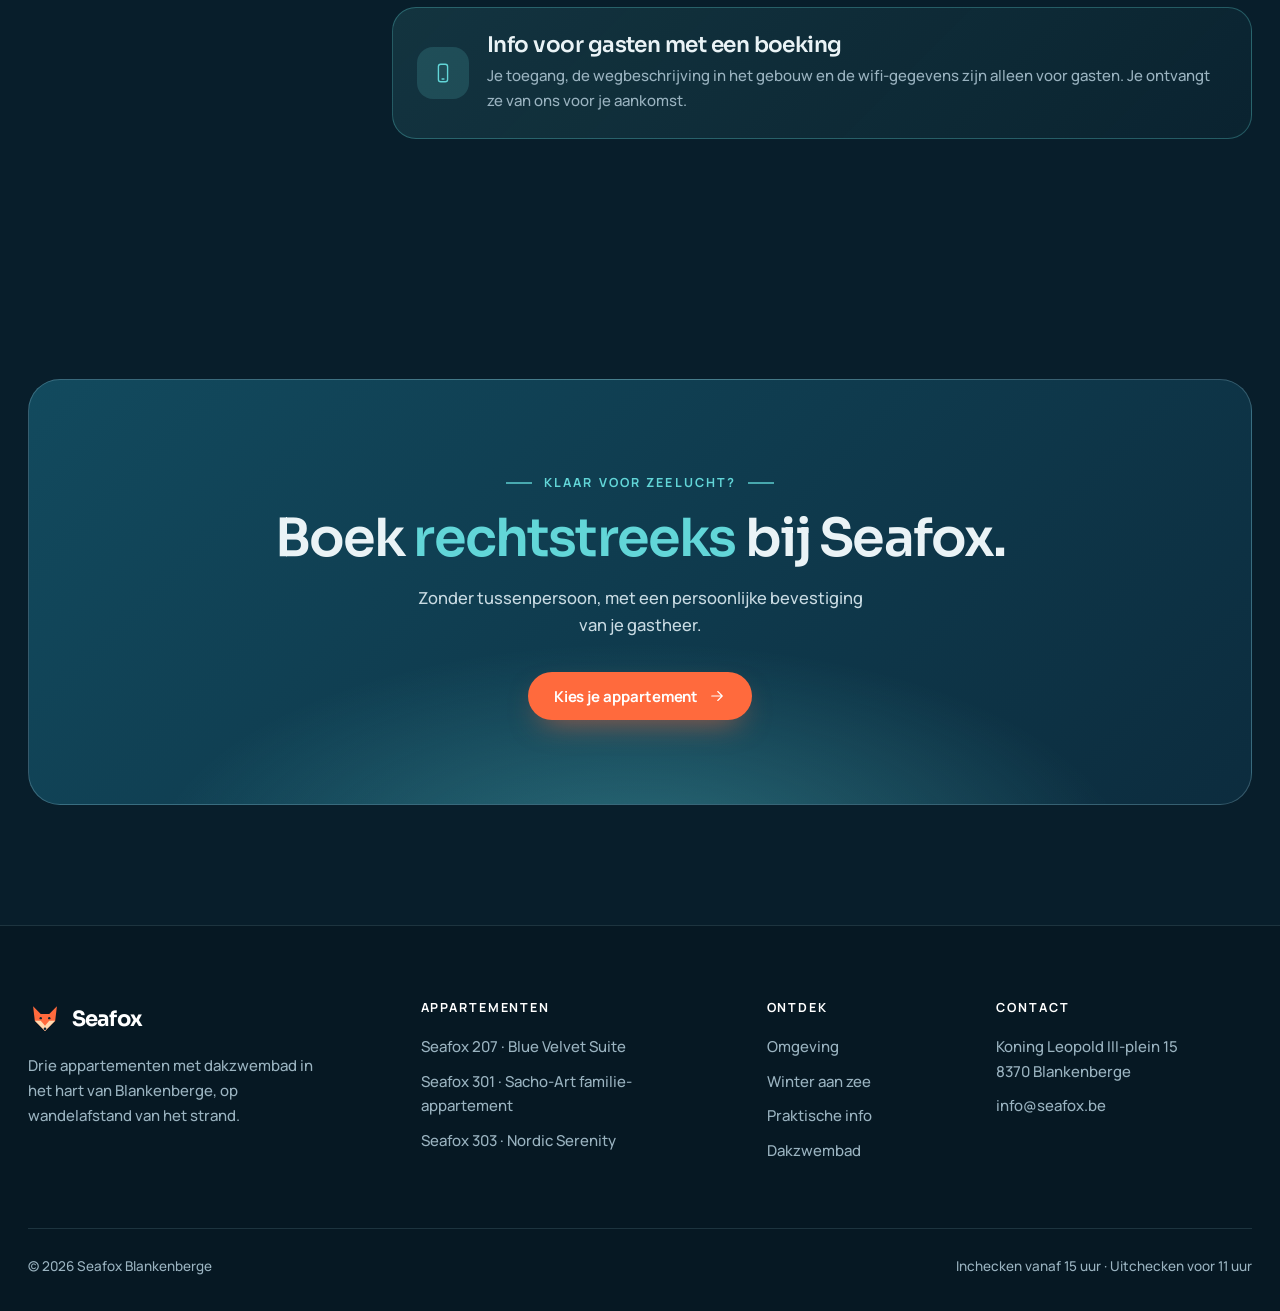
<file: nieuw/praktisch.html>
<!doctype html>
<html lang="nl">
<head>
  <title>Praktische info | Seafox Blankenberge</title>
  <meta name="description" content="Alles wat je wil weten voor je verblijf bij Seafox Blankenberge: inchecken, sleutel, zwembad, parkeren, huisregels en boeken.">
  <meta charset="utf-8">
  <meta name="robots" content="noindex">
  <meta name="viewport" content="width=device-width, initial-scale=1">
  <meta name="theme-color" content="#081e2b">
  <link rel="icon" href="assets/favicon.svg" type="image/svg+xml">
  <link rel="preconnect" href="https://fonts.googleapis.com">
  <link rel="preconnect" href="https://fonts.gstatic.com" crossorigin>
  <link href="https://fonts.googleapis.com/css2?family=Manrope:wght@500;600;700&family=Sora:wght@500;600;700&display=swap" rel="stylesheet">
  <link rel="stylesheet" href="assets/style.css">
</head>
<body>
  <header id="site-header"></header>

  <section class="page-hero solo">
    <div class="wrap">
      <div>
        <span class="eyebrow">Praktische info</span>
        <h1>Alles voor een <em>zorgeloos</em> verblijf.</h1>
        <p class="lead">De antwoorden op de vragen die gasten ons het vaakst stellen. Staat je vraag er niet bij? Stuur ons gerust een bericht.</p>
        <div class="chips">
          <span class="chip"><span data-icon="clock"></span>Inchecken vanaf 15 uur</span>
          <span class="chip"><span data-icon="clock"></span>Uitchecken voor 11 uur</span>
          <span class="chip"><span data-icon="key"></span>Self check-in</span>
        </div>
      </div>
    </div>
  </section>

  <section class="tight">
    <div class="wrap faq">
      <nav class="faq-nav" aria-label="Onderwerpen">
        <a href="#aankomst"><span data-icon="key"></span>Aankomst en vertrek</a>
        <a href="#boeken"><span data-icon="calendar"></span>Boeken en betalen</a>
        <a href="#appartement"><span data-icon="bed"></span>In het appartement</a>
        <a href="#zwembad"><span data-icon="pool"></span>Zwembad</a>
        <a href="#huisregels"><span data-icon="heart"></span>Huisregels</a>
        <a href="#bereikbaarheid"><span data-icon="car"></span>Parkeren en vervoer</a>
        <a href="#contact"><span data-icon="mail"></span>Contact</a>
      </nav>

      <div>
        <div class="faq-group" id="aankomst">
          <h2><i data-icon="key"></i>Aankomst en vertrek</h2>
          <details open><summary>Vanaf wanneer kan ik inchecken en wanneer moet ik uitchecken?</summary><div><p>Inchecken kan vanaf 15 uur, uitchecken doe je voor 11 uur. Wil je vroeger aankomen of later vertrekken? Vraag het ons. Als de planning het toelaat, regelen we dat graag.</p></div></details>
          <details><summary>Hoe kom ik binnen?</summary><div><p>Je checkt zelf in, zonder sleuteloverdracht. Je sleutel haal je uit een sleutelkluis die je opent met de gratis app Master Lock Vault Home op je telefoon.</p><p>Voor je aankomst krijg je van ons een link en een stap-voor-stapuitleg. Installeer de app best al thuis, dan loopt het bij aankomst vlot.</p></div></details>
          <details><summary>Wat als ik 's avonds laat aankom?</summary><div><p>Dat is geen probleem. Omdat je zelf incheckt, kan je op elk uur aankomen. Voor een late aankomst krijg je van ons vooraf de nodige instructies voor de buitendeur.</p></div></details>
          <details><summary>Waar is de ingang?</summary><div><p>Het adres is Koning Leopold III-plein 15, 8370 Blankenberge. De ingang van het gebouw is naast de krantenwinkel. De drie appartementen liggen in hetzelfde gebouw en zijn bereikbaar met de lift.</p></div></details>
        </div>

        <div class="faq-group" id="boeken">
          <h2><i data-icon="calendar"></i>Boeken en betalen</h2>
          <details><summary>Hoe boek ik rechtstreeks?</summary><div><p>Kies een appartement, duid je aankomst en vertrek aan in de kalender en verstuur je aanvraag. Wij bekijken ze persoonlijk en bevestigen zo snel mogelijk. Pas na onze bevestiging ligt je verblijf vast.</p></div></details>
          <details><summary>Moet ik online betalen?</summary><div><p>Nee. Je betaalt niets bij je aanvraag. Bij de bevestiging spreken we met jou af hoe de betaling verloopt.</p></div></details>
          <details><summary>Klopt de kalender op de website?</summary><div><p>Ja. De beschikbaarheid wordt elk uur gelijkgezet met onze andere boekingskanalen. Bij elke kalender zie je wanneer die het laatst is bijgewerkt.</p></div></details>
        </div>

        <div class="faq-group" id="appartement">
          <h2><i data-icon="bed"></i>In het appartement</h2>
          <details><summary>Zijn lakens en handdoeken inbegrepen?</summary><div><p>Ja. Per persoon liggen er een grote en een kleine handdoek en een set lakens klaar. De bedden zijn opgemaakt als je aankomt.</p><p>Extra beddengoed of handdoeken nodig? Dat kan tegen 6 euro per wasbeurt en 9 euro per droogbeurt.</p></div></details>
          <details><summary>Is er wifi?</summary><div><p>Ja, in elk appartement is er gratis wifi. De gegevens om in te loggen krijg je samen met je aankomstinfo.</p></div></details>
          <details><summary>Kan ik zelf koken?</summary><div><p>Ja. Elk appartement heeft een volledig uitgeruste keuken. Supermarkten, bakkers en restaurants vind je op wandelafstand.</p></div></details>
          <details><summary>Komen jullie met een baby of kleine kinderen?</summary><div><p>Seafox 301 is ingericht voor gezinnen en heeft een stapelbed, net als Seafox 303. Heb je een reisbedje nodig? Vermeld het bij je aanvraag, dan bekijken we wat mogelijk is.</p></div></details>
        </div>

        <div class="faq-group" id="zwembad">
          <h2><i data-icon="pool"></i>Zwembad</h2>
          <details><summary>Wanneer is het dakzwembad open?</summary><div><p>Het verwarmde zwembad op het dak is open van april tot oktober, overdag en als het weer het toelaat. Er zijn geen vaste uren. In de winter is het zwembad gesloten.</p></div></details>
          <details><summary>Waar is het zwembad en wie mag er zwemmen?</summary><div><p>Het zwembad ligt op de vierde verdieping, op het dak van het gebouw, met ligbedden errond. Het is er alleen voor bewoners en gasten van het gebouw.</p><p>Neem altijd je sleutel mee naar boven. Je hebt hem nodig om weer binnen te kunnen.</p></div></details>
          <details><summary>Zijn er regels aan het zwembad?</summary><div><p>Eten, drinken en grote opblaasbare speeltuigen zijn niet toegelaten aan het zwembad. Het dakterras is rookvrij.</p></div></details>
        </div>

        <div class="faq-group" id="huisregels">
          <h2><i data-icon="heart"></i>Huisregels</h2>
          <details><summary>Mag mijn hond mee?</summary><div><p>Ja, honden zijn welkom. We vragen alleen om ze niet op de zetels of de bedden te laten.</p></div></details>
          <details><summary>Mag ik roken?</summary><div><p>Het hele gebouw is rookvrij: de appartementen, de terrassen en het dakterras. Roken kan beneden voor het gebouw. Bij peuken of rookgeur rekenen we een extra kost aan.</p></div></details>
          <details><summary>Zijn er stille uren?</summary><div><p>In het gebouw wonen ook vaste bewoners. We vragen om tussen 22 uur en 7 uur geen lawaai te maken.</p></div></details>
          <details><summary>Wat doe ik met mijn afval?</summary><div><p>We sorteren. Hoe dat precies werkt in het gebouw, lees je in de info die je bij aankomst krijgt.</p></div></details>
        </div>

        <div class="faq-group" id="bereikbaarheid">
          <h2><i data-icon="car"></i>Parkeren en vervoer</h2>
          <details><summary>Waar kan ik parkeren?</summary><div><p>Vlakbij ligt de betalende Indigo-parking. In de straten rond het station kan je ook parkeren. Dat is ook betalend, maar een stuk goedkoper.</p></div></details>
          <details><summary>Kan ik met de trein komen?</summary><div><p>Zeker. Seafox ligt recht boven het station van Blankenberge. Omdat het een eindstation is, heb je weinig last van treinlawaai. De kusttram stopt aan het plein.</p></div></details>
          <details><summary>Wat is er te doen in de buurt?</summary><div><p>Heel wat. Het strand, de pier, Sea Life en het Leopoldpark liggen op wandelafstand. Bekijk onze tips op de pagina <a href="omgeving.html">Omgeving</a>.</p></div></details>
        </div>

        <div class="faq-group" id="contact" style="margin-bottom:0">
          <h2><i data-icon="mail"></i>Contact</h2>
          <div class="lock">
            <i data-icon="mail"></i>
            <div>
              <h3 style="margin-bottom:6px">Nog een vraag?</h3>
              <p>Stuur een e-mail naar <a class="link" id="mail" href="mailto:info@seafox.be">info@seafox.be</a>. We antwoorden persoonlijk.</p>
            </div>
          </div>
          <div class="lock" style="margin-top:12px">
            <i data-icon="phone"></i>
            <div>
              <h3 style="margin-bottom:6px">Info voor gasten met een boeking</h3>
              <p>Je toegang, de wegbeschrijving in het gebouw en de wifi-gegevens zijn alleen voor gasten. Je ontvangt ze van ons voor je aankomst.</p>
            </div>
          </div>
        </div>
      </div>
    </div>
  </section>

  <section>
    <div class="wrap">
      <div class="cta-card reveal">
        <span class="eyebrow">Klaar voor zeelucht?</span>
        <h2>Boek <em>rechtstreeks</em> bij Seafox.</h2>
        <p>Zonder tussenpersoon, met een persoonlijke bevestiging van je gastheer.</p>
        <a class="btn" href="./#appartementen">Kies je appartement <span data-icon="arrow"></span></a>
      </div>
    </div>
  </section>

  <footer id="site-footer"></footer>

  <script type="module">
    import { initSite } from "./assets/site.js";
    const { site } = await initSite("praktisch");
    const mail = document.getElementById("mail");
    mail.textContent = site.email;
    mail.href = `mailto:${site.email}`;
  </script>
</body>
</html>
</file>
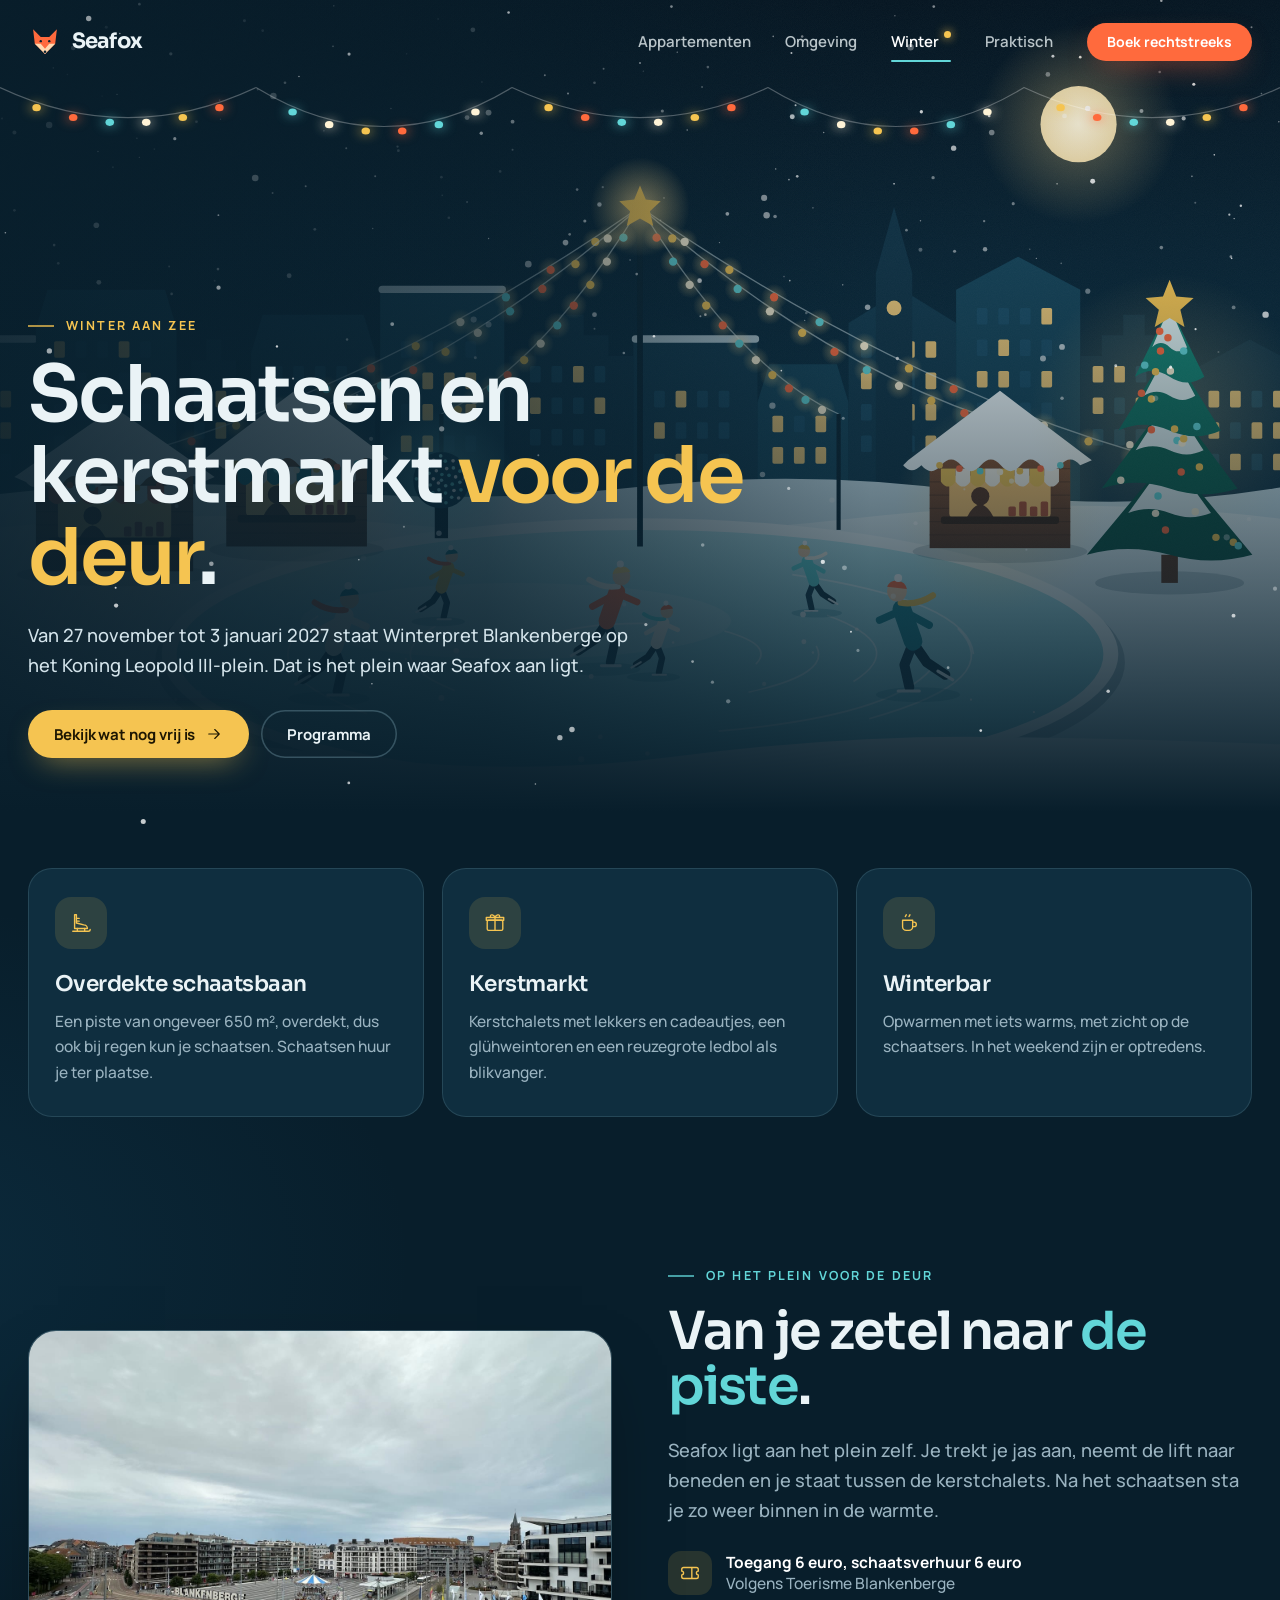
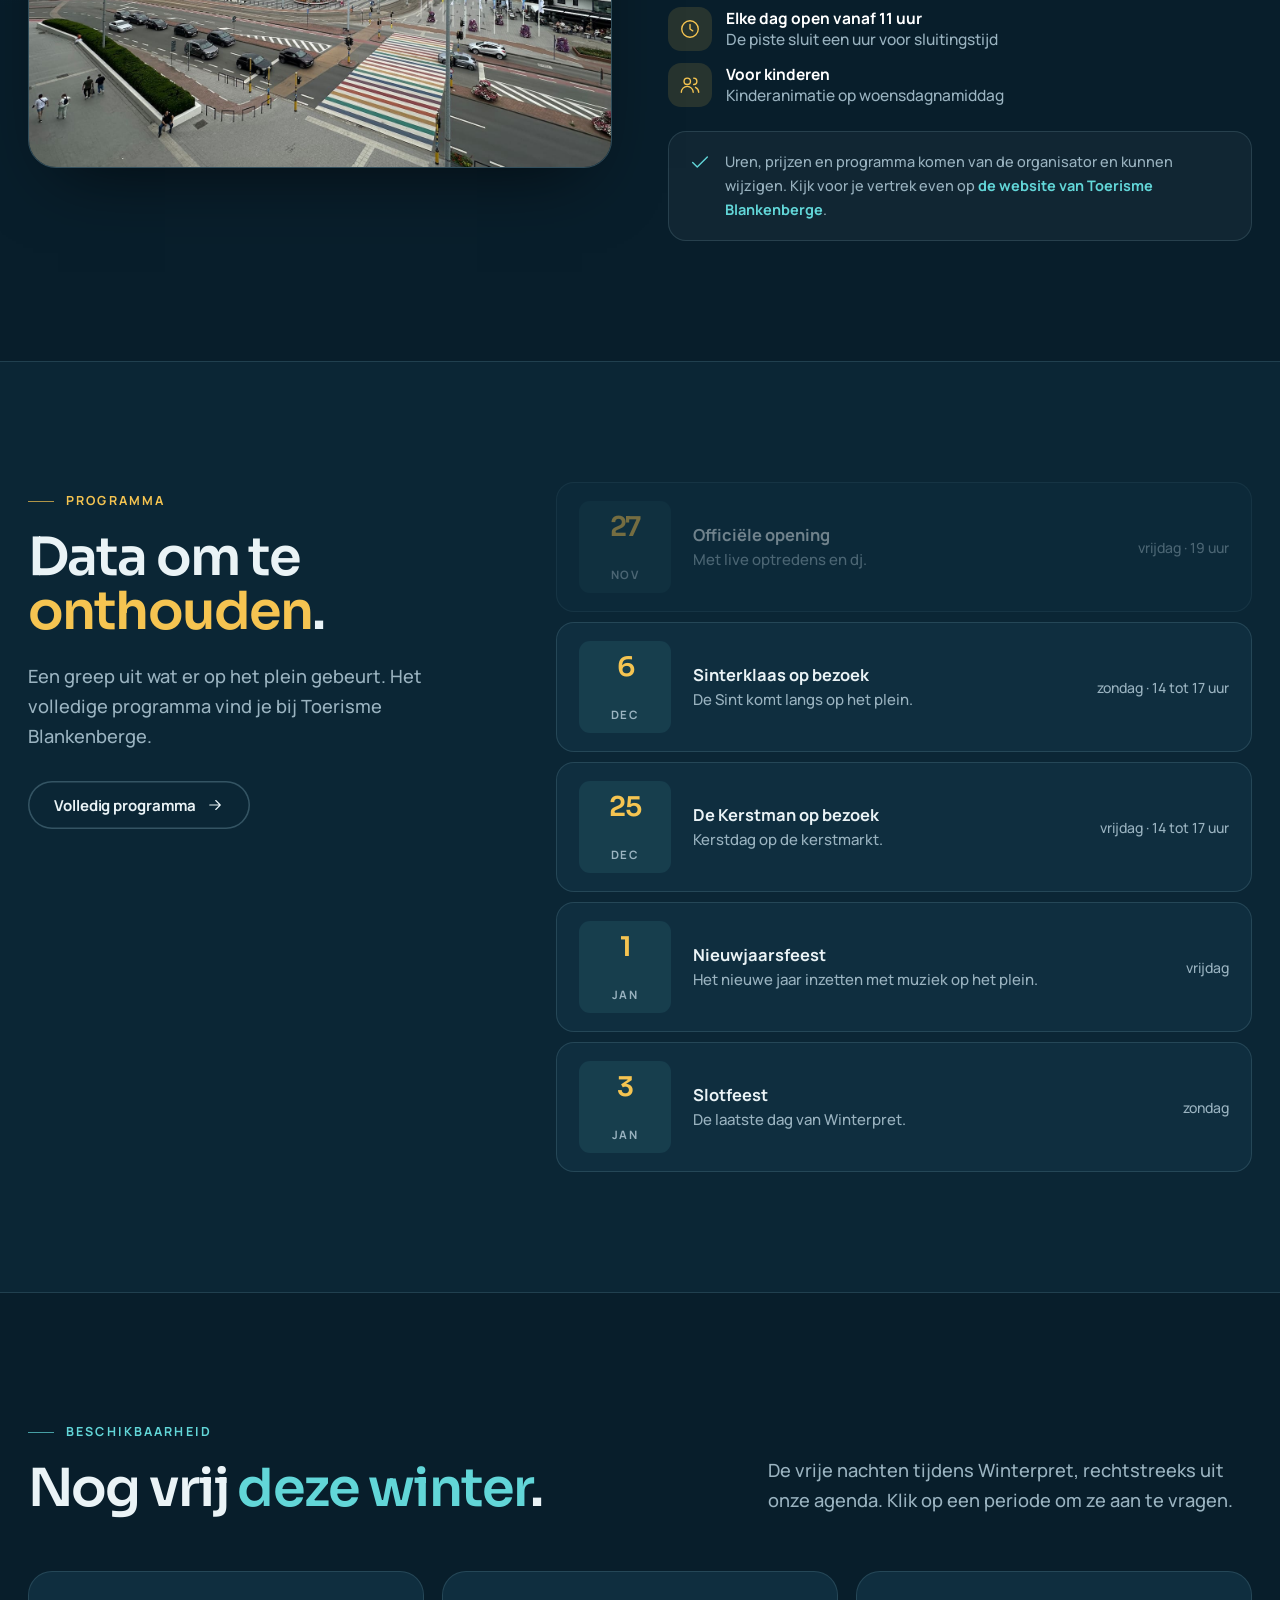
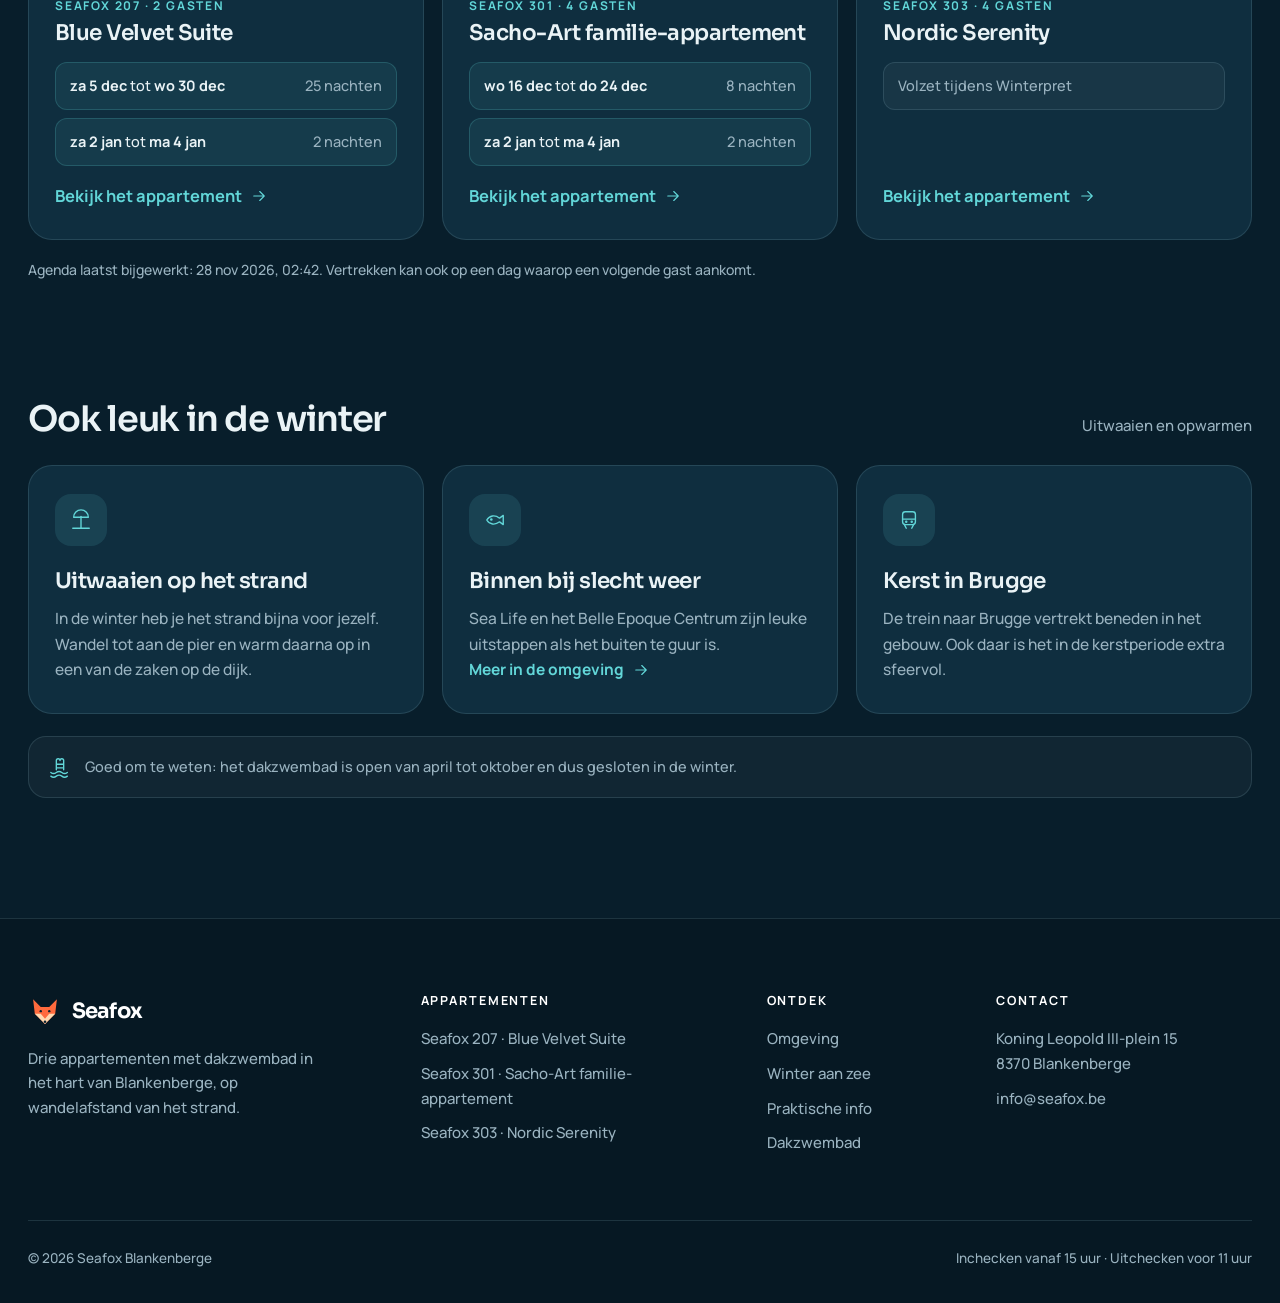
<file: nieuw/winter.html>
<!doctype html>
<html lang="nl">
<head>
  <title>Winter aan zee: schaatsen en kerstmarkt voor de deur | Seafox Blankenberge</title>
  <meta name="description" content="Winterpret Blankenberge: een overdekte schaatsbaan en kerstmarkt op het Koning Leopold III-plein, het plein waar Seafox aan ligt.">
  <meta charset="utf-8">
  <meta name="robots" content="noindex">
  <meta name="viewport" content="width=device-width, initial-scale=1">
  <meta name="theme-color" content="#081e2b">
  <link rel="icon" href="assets/favicon.svg" type="image/svg+xml">
  <link rel="preconnect" href="https://fonts.googleapis.com">
  <link rel="preconnect" href="https://fonts.gstatic.com" crossorigin>
  <link href="https://fonts.googleapis.com/css2?family=Manrope:wght@500;600;700&family=Sora:wght@500;600;700&display=swap" rel="stylesheet">
  <link rel="stylesheet" href="assets/style.css">
</head>
<body>
  <header id="site-header"></header>

  <section class="winter-hero" data-snow data-lights>
    <img src="assets/illustrations/winter.svg" alt="Illustratie van een schaatsbaan en kerstmarkt bij avond">
    <div class="wrap">
      <span class="eyebrow gold">Winter aan zee</span>
      <h1>Schaatsen en kerstmarkt <em style="color:var(--gold)">voor de deur</em>.</h1>
      <p class="lead">Van <span id="w-range">27 november tot 3 januari</span> staat Winterpret Blankenberge op het Koning Leopold III-plein. Dat is het plein waar Seafox aan ligt.</p>
      <div class="chips" style="gap:12px">
        <a class="btn gold" href="#vrij">Bekijk wat nog vrij is <span data-icon="arrow"></span></a>
        <a class="btn ghost" href="#programma">Programma</a>
      </div>
    </div>
  </section>

  <section class="tight">
    <div class="wrap">
      <div class="cards">
        <div class="card gold reveal"><i data-icon="skate"></i><h3>Overdekte schaatsbaan</h3><p>Een piste van ongeveer 650 m², overdekt, dus ook bij regen kun je schaatsen. Schaatsen huur je ter plaatse.</p></div>
        <div class="card gold reveal d1"><i data-icon="gift"></i><h3>Kerstmarkt</h3><p>Kerstchalets met lekkers en cadeautjes, een glühweintoren en een reuzegrote ledbol als blikvanger.</p></div>
        <div class="card gold reveal d2"><i data-icon="mug"></i><h3>Winterbar</h3><p>Opwarmen met iets warms, met zicht op de schaatsers. In het weekend zijn er optredens.</p></div>
      </div>
    </div>
  </section>

  <section style="padding-top:20px">
    <div class="wrap split">
      <figure class="shot reveal" id="plein" style="aspect-ratio:4/3"></figure>
      <div class="reveal d1">
        <span class="eyebrow">Op het plein voor de deur</span>
        <h2>Van je zetel naar <em>de piste</em>.</h2>
        <p class="lead">Seafox ligt aan het plein zelf. Je trekt je jas aan, neemt de lift naar beneden en je staat tussen de kerstchalets. Na het schaatsen sta je zo weer binnen in de warmte.</p>
        <ul class="facts" style="margin-bottom:24px">
          <li><i data-icon="ticket"></i><span><b>Toegang 6 euro, schaatsverhuur 6 euro</b>Volgens Toerisme Blankenberge</span></li>
          <li><i data-icon="clock"></i><span><b>Elke dag open vanaf 11 uur</b>De piste sluit een uur voor sluitingstijd</span></li>
          <li><i data-icon="users"></i><span><b>Voor kinderen</b>Kinderanimatie op woensdagnamiddag</span></li>
        </ul>
        <div class="note"><span data-icon="check"></span><span>Uren, prijzen en programma komen van de organisator en kunnen wijzigen. Kijk voor je vertrek even op <a id="w-source" href="https://www.visit-blankenberge.be/winterpret" target="_blank" rel="noopener">de website van Toerisme Blankenberge</a>.</span></div>
      </div>
    </div>
  </section>

  <section class="band" id="programma">
    <div class="wrap rules">
      <div class="reveal">
        <span class="eyebrow gold">Programma</span>
        <h2>Data om te <em style="color:var(--gold)">onthouden</em>.</h2>
        <p class="lead">Een greep uit wat er op het plein gebeurt. Het volledige programma vind je bij Toerisme Blankenberge.</p>
        <a class="btn ghost" href="https://www.visit-blankenberge.be/winterpret" target="_blank" rel="noopener">Volledig programma <span data-icon="arrow"></span></a>
      </div>
      <ul class="timeline reveal d1" id="timeline"></ul>
    </div>
  </section>

  <section id="vrij">
    <div class="wrap">
      <div class="section-head reveal">
        <div>
          <span class="eyebrow">Beschikbaarheid</span>
          <h2>Nog vrij <em>deze winter</em>.</h2>
        </div>
        <p class="lead">De vrije nachten tijdens Winterpret, rechtstreeks uit onze agenda. Klik op een periode om ze aan te vragen.</p>
      </div>
      <div class="free" id="free"></div>
      <p class="cal-note" id="free-note" style="margin-top:18px"></p>
    </div>
  </section>

  <section style="padding-top:0">
    <div class="wrap">
      <div class="group-title reveal"><h2>Ook leuk in de winter</h2><span>Uitwaaien en opwarmen</span></div>
      <div class="cards">
        <div class="card reveal"><i data-icon="beach"></i><h3>Uitwaaien op het strand</h3><p>In de winter heb je het strand bijna voor jezelf. Wandel tot aan de pier en warm daarna op in een van de zaken op de dijk.</p></div>
        <div class="card reveal d1"><i data-icon="fish"></i><h3>Binnen bij slecht weer</h3><p>Sea Life en het Belle Epoque Centrum zijn leuke uitstappen als het buiten te guur is. <a class="link" href="omgeving.html">Meer in de omgeving <span data-icon="arrow"></span></a></p></div>
        <div class="card reveal d2"><i data-icon="train"></i><h3>Kerst in Brugge</h3><p>De trein naar Brugge vertrekt beneden in het gebouw. Ook daar is het in de kerstperiode extra sfeervol.</p></div>
      </div>
      <div class="note reveal" style="margin-top:22px"><span data-icon="pool"></span><span>Goed om te weten: het dakzwembad is open van april tot oktober en dus gesloten in de winter.</span></div>
    </div>
  </section>

  <footer id="site-footer"></footer>

  <script type="module">
    import { icon, initSite, isoDate } from "./assets/site.js";
    const { site, apartments } = await initSite("winter");
    const w = site.winter;
    const d = (s) => new Date(s + "T12:00:00");
    const long = (s, y = false) => d(s).toLocaleDateString("nl-BE", { day: "numeric", month: "long", ...(y ? { year: "numeric" } : {}) });
    const short = (s) => d(s).toLocaleDateString("nl-BE", { weekday: "short", day: "numeric", month: "short" }).replace(/\./g, "");
    const addDays = (s, n) => { const x = d(s); x.setDate(x.getDate() + n); return isoDate(x); };
    const today = isoDate(new Date());

    document.getElementById("w-range").textContent = `${long(w.from)} tot ${long(w.until, true)}`;
    document.getElementById("w-source").href = w.source;

    const photos = await fetch("assets/photos/manifest.json").then((r) => r.json()).catch(() => ({}));
    const plein = (photos.algemeen ?? []).find((p) => p.name === "plein");
    document.getElementById("plein").innerHTML = plein
      ? `<img src="${plein.src}" alt="${plein.label}" loading="lazy"><figcaption>Op dit plein staat Winterpret. Foto genomen vanuit Seafox.</figcaption>`
      : "";

    document.getElementById("timeline").innerHTML = w.events.map((e) => `
      <li class="${e.date < today ? "past" : ""}">
        <div class="day">${d(e.date).getDate()}<small>${d(e.date).toLocaleDateString("nl-BE", { month: "short" }).replace(".", "")}</small></div>
        <div><b>${e.title}</b><p>${e.text}</p></div>
        <span class="when">${[d(e.date).toLocaleDateString("nl-BE", { weekday: "long" }), e.time].filter(Boolean).join(" · ")}</span>
      </li>`).join("");

    // Vrije periodes per appartement tijdens Winterpret, uit dezelfde agenda als de kalender.
    const availability = await fetch("../data/availability.json").then((r) => r.json()).catch(() => null);
    const free = document.getElementById("free");
    if (!availability) {
      free.innerHTML = `<p class="muted">De agenda is nu even niet bereikbaar. Bekijk de beschikbaarheid op de pagina van elk appartement.</p>`;
    } else {
      const from = today > w.from ? today : w.from;
      free.innerHTML = apartments.map((a) => {
        const busy = new Set();
        for (const b of availability.apartments?.[a.id] ?? []) for (let x = b.start; x < b.end; x = addDays(x, 1)) busy.add(x);
        // Opeenvolgende vrije nachten samennemen tot periodes [aankomst, vertrek).
        const ranges = [];
        let start = null;
        for (let x = from; x <= w.until; x = addDays(x, 1)) {
          if (!busy.has(x)) start ??= x;
          else if (start) { ranges.push([start, x]); start = null; }
        }
        if (start) ranges.push([start, addDays(w.until, 1)]);
        const rows = ranges.map(([s, e]) => {
          const n = Math.round((d(e) - d(s)) / 864e5);
          return `<li><a href="appartement.html?id=${a.id}&arr=${s}&dep=${e}#boeken"><b>${short(s)}</b> tot <b>${short(e)}</b></a><span>${n} nacht${n > 1 ? "en" : ""}</span></li>`;
        }).join("") || `<li class="none">Volzet tijdens Winterpret</li>`;
        return `<div class="card reveal in">
          <h3><small>${a.name} · ${a.guests} gasten</small>${a.subtitle}</h3>
          <ul>${rows}</ul>
          <a class="link" href="appartement.html?id=${a.id}">Bekijk het appartement ${icon("arrow")}</a>
        </div>`;
      }).join("");
      if (availability.updated) {
        const t = new Date(availability.updated).toLocaleString("nl-BE", { dateStyle: "medium", timeStyle: "short" });
        document.getElementById("free-note").textContent = `Agenda laatst bijgewerkt: ${t}. Vertrekken kan ook op een dag waarop een volgende gast aankomt.`;
      }
    }
  </script>
</body>
</html>
</file>
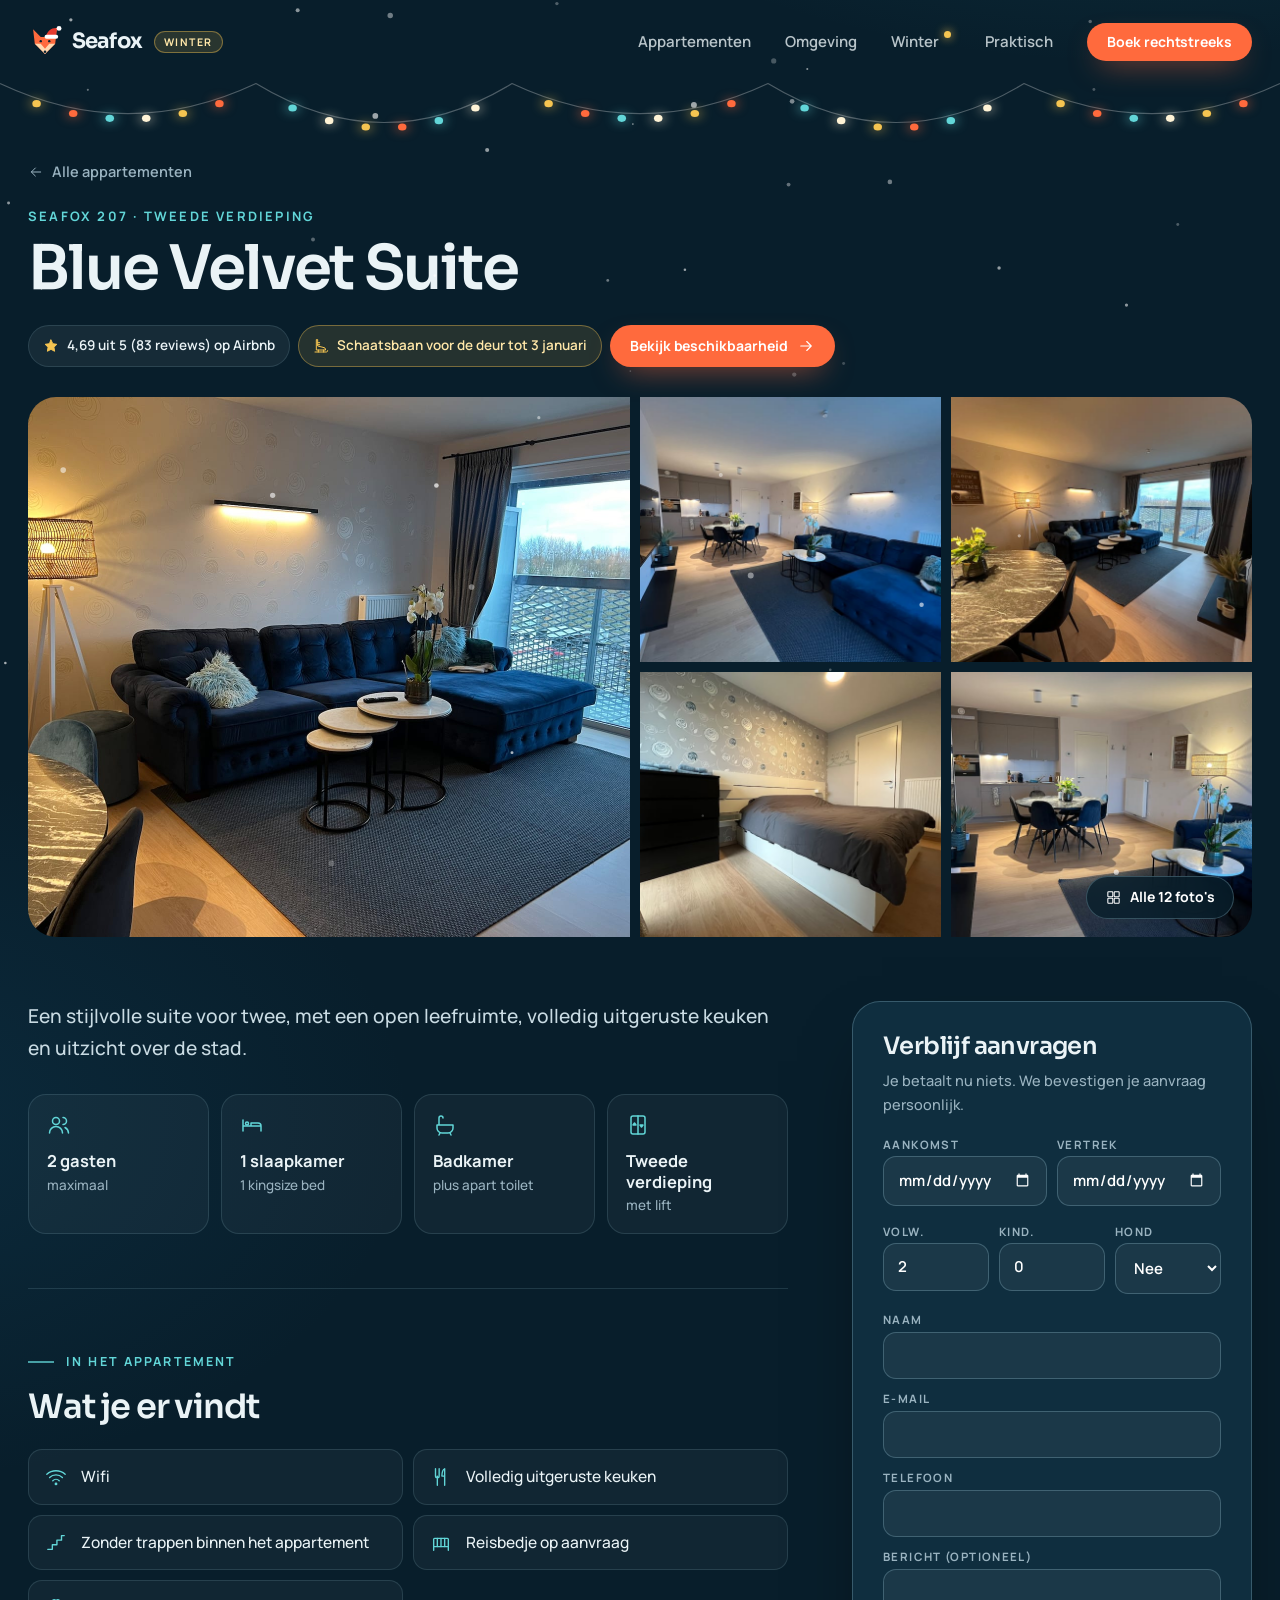
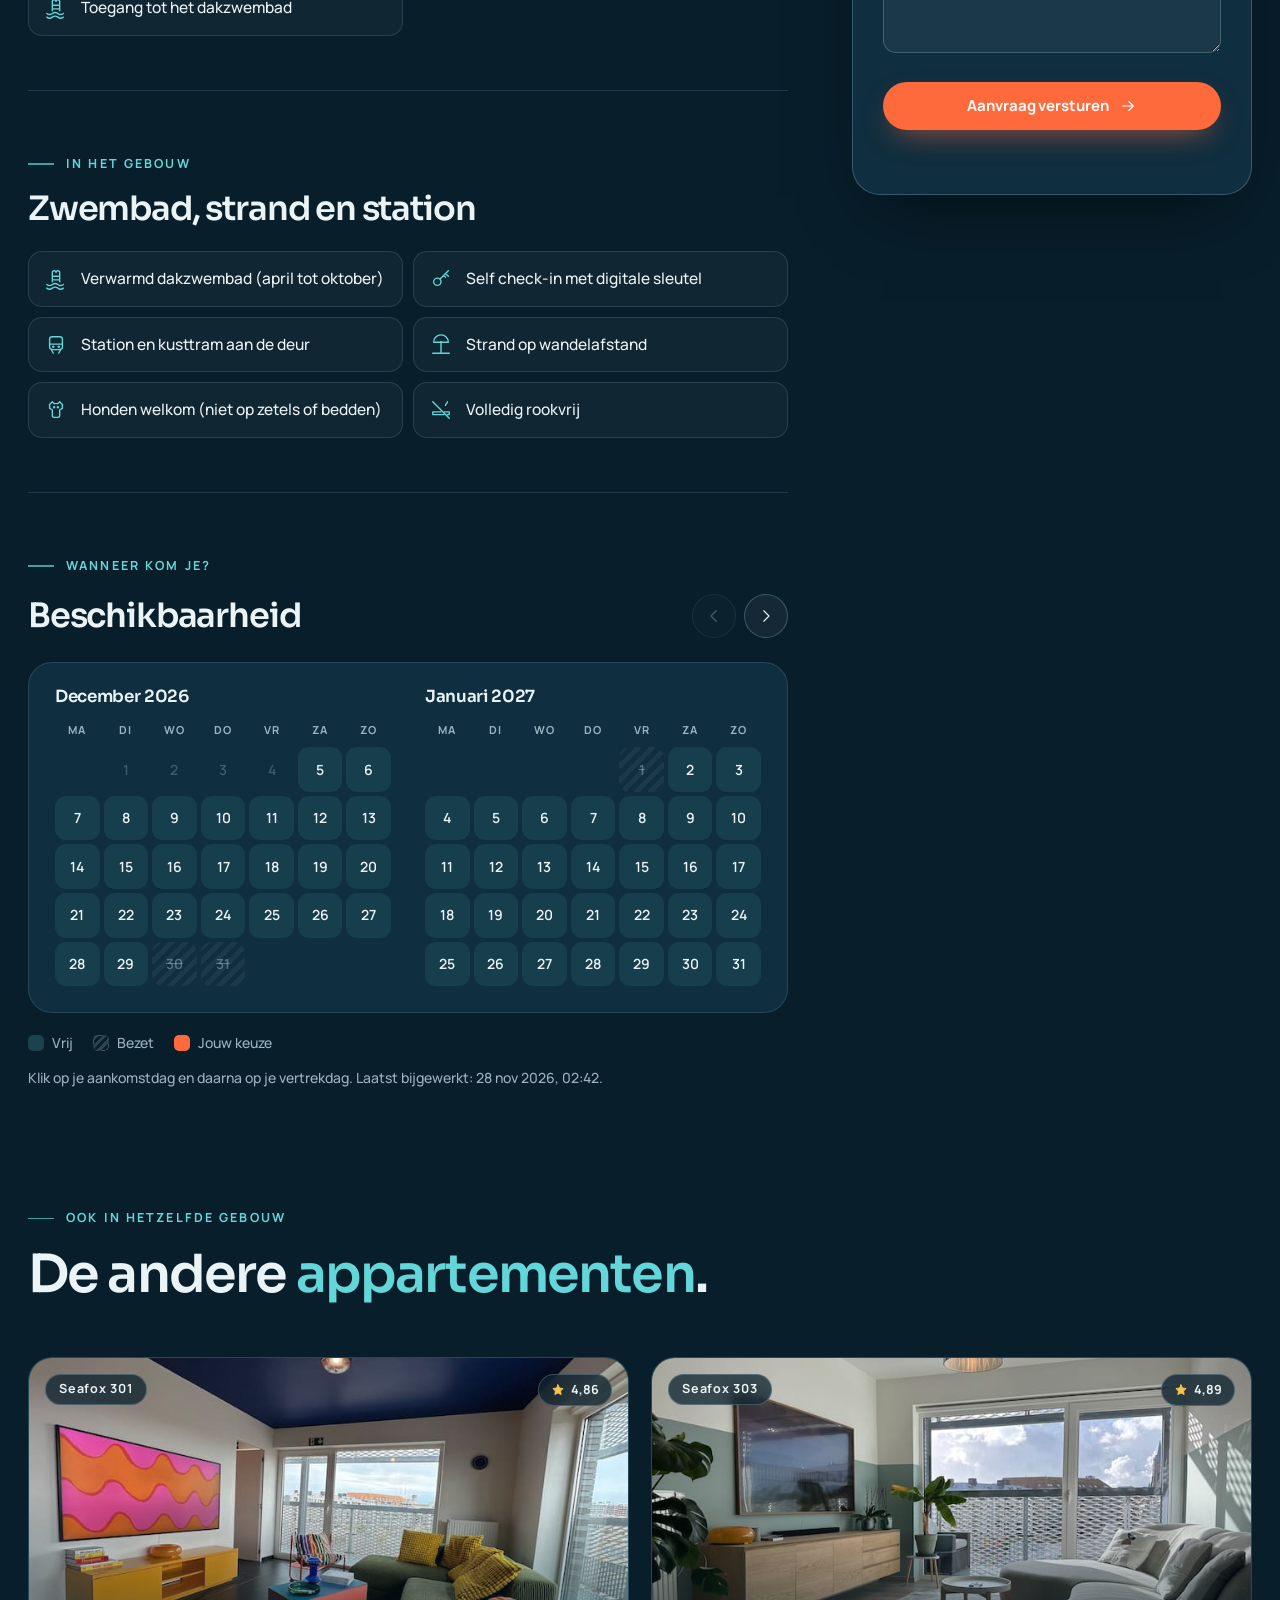
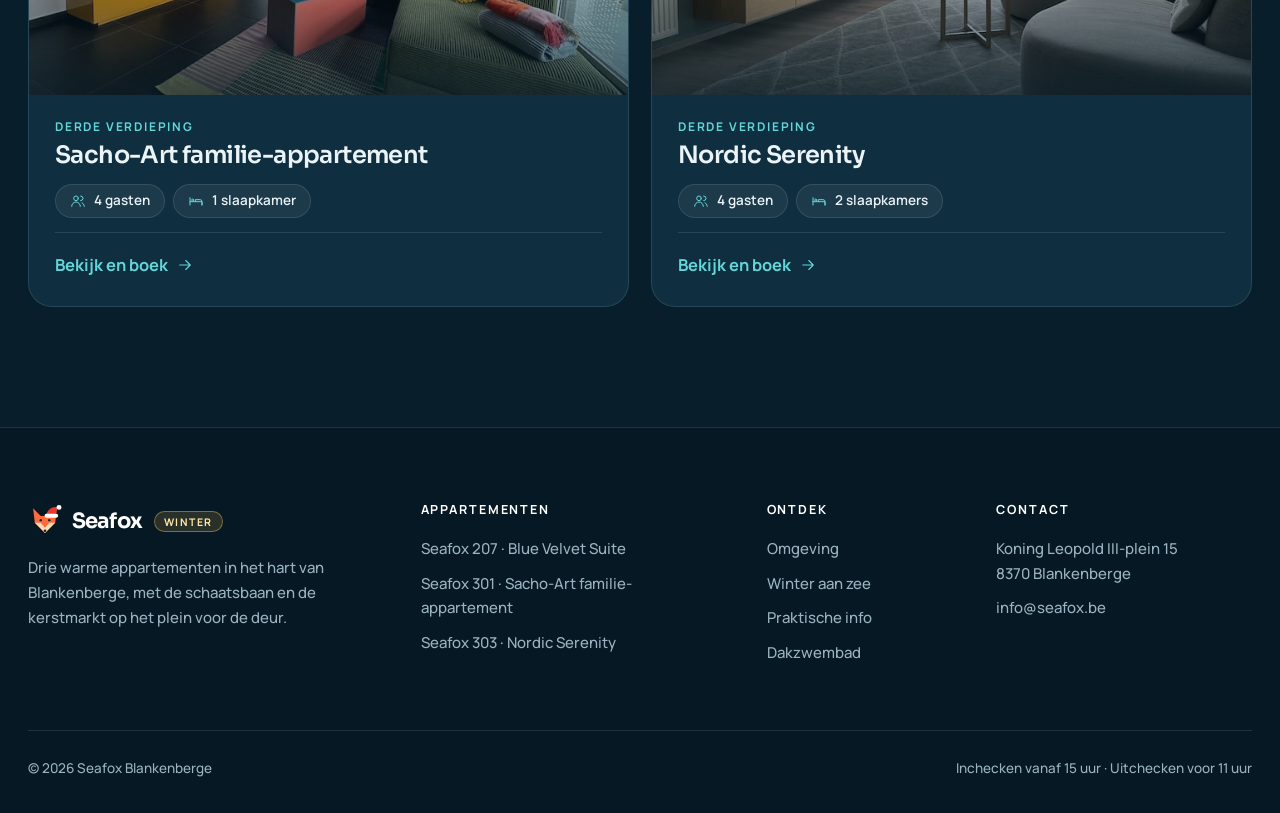
<file: winter/appartement.html>
<!doctype html>
<html lang="nl">
<head>
  <title>Seafox Blankenberge</title>
  <meta charset="utf-8">
  <meta name="robots" content="noindex">
  <meta name="viewport" content="width=device-width, initial-scale=1">
  <meta name="theme-color" content="#081e2b">
  <link rel="icon" href="assets/favicon.svg" type="image/svg+xml">
  <link rel="preconnect" href="https://fonts.googleapis.com">
  <link rel="preconnect" href="https://fonts.gstatic.com" crossorigin>
  <link href="https://fonts.googleapis.com/css2?family=Manrope:wght@500;600;700&family=Sora:wght@500;600;700&display=swap" rel="stylesheet">
  <link rel="stylesheet" href="assets/style.css">
</head>
<body>
  <header id="site-header"></header>

  <section class="apt-top" data-lights>
    <div class="wrap">
      <a class="crumb" href="./#appartementen"><span data-icon="arrow"></span>Alle appartementen</a>
      <div class="apt-title">
        <h1><small id="title">Seafox</small><span id="subtitle"></span></h1>
        <div class="chips" id="chips"></div>
      </div>
      <div class="mosaic" id="mosaic"></div>
    </div>
  </section>

  <main class="wrap">
    <div class="apt-layout">
      <div>
        <div class="block">
          <p class="lead" id="summary"></p>
          <ul class="specs-big" id="specs"></ul>
        </div>

        <div class="block">
          <span class="eyebrow">In het appartement</span>
          <h2>Wat je er vindt</h2>
          <ul class="features" id="features"></ul>
        </div>

        <div class="block">
          <span class="eyebrow">In het gebouw</span>
          <h2>Zwembad, strand en station</h2>
          <ul class="features">
            <li data-icon="pool">Verwarmd dakzwembad (april tot oktober)</li>
            <li data-icon="key">Self check-in met digitale sleutel</li>
            <li data-icon="train">Station en kusttram aan de deur</li>
            <li data-icon="beach">Strand op wandelafstand</li>
            <li data-icon="dog">Honden welkom (niet op zetels of bedden)</li>
            <li data-icon="nosmoke">Volledig rookvrij</li>
          </ul>
        </div>

        <div class="block">
          <span class="eyebrow">Wanneer kom je?</span>
          <div class="cal-head">
            <h2>Beschikbaarheid</h2>
            <div class="cal-nav">
              <button id="prev" aria-label="Vorige maand"></button>
              <button id="next" aria-label="Volgende maand"></button>
            </div>
          </div>
          <div class="cal-months" id="months"></div>
          <div class="legend">
            <span><i class="free-i"></i>Vrij</span>
            <span><i class="busy-i"></i>Bezet</span>
            <span><i class="sel-i"></i>Jouw keuze</span>
          </div>
          <p class="cal-note" id="updated">Klik op je aankomstdag en daarna op je vertrekdag.</p>
        </div>
      </div>

      <aside class="book" id="boeken">
        <h3>Verblijf aanvragen</h3>
        <p class="hint">Je betaalt nu niets. We bevestigen je aanvraag persoonlijk.</p>
        <form id="form" novalidate>
          <div class="dates">
            <label>Aankomst<input type="date" id="arr" required></label>
            <label>Vertrek<input type="date" id="dep" required></label>
          </div>
          <div class="guests">
            <label>Volw.<input type="number" id="adults" min="1" value="2"></label>
            <label>Kind.<input type="number" id="kids" min="0" value="0"></label>
            <label>Hond<select id="dog"><option>Nee</option><option>Ja</option></select></label>
          </div>
          <div class="nights" id="nights"></div>
          <label for="name">Naam</label><input id="name" autocomplete="name" required>
          <label for="email">E-mail</label><input id="email" type="email" autocomplete="email" required>
          <label for="phone">Telefoon</label><input id="phone" type="tel" autocomplete="tel">
          <label for="msg">Bericht (optioneel)</label><textarea id="msg"></textarea>
          <button class="btn" type="submit">Aanvraag versturen <span data-icon="arrow"></span></button>
          <p class="form-msg" id="formMsg"></p>
        </form>
      </aside>
    </div>
  </main>

  <section class="others">
    <div class="wrap">
      <div class="section-head">
        <div>
          <span class="eyebrow">Ook in hetzelfde gebouw</span>
          <h2>De andere <em>appartementen</em>.</h2>
        </div>
      </div>
      <div class="rooms" id="others"></div>
    </div>
  </section>

  <div class="lightbox" id="lightbox" aria-hidden="true">
    <img id="lb-img" alt="">
    <div class="lb-cap" id="lb-cap"></div>
    <button class="x" id="lb-x" aria-label="Sluiten"></button>
    <button class="prev" id="lb-prev" aria-label="Vorige foto"></button>
    <button class="next" id="lb-next" aria-label="Volgende foto"></button>
  </div>

  <footer id="site-footer"></footer>
  <script type="module" src="assets/appartement.js"></script>
</body>
</html>
</file>
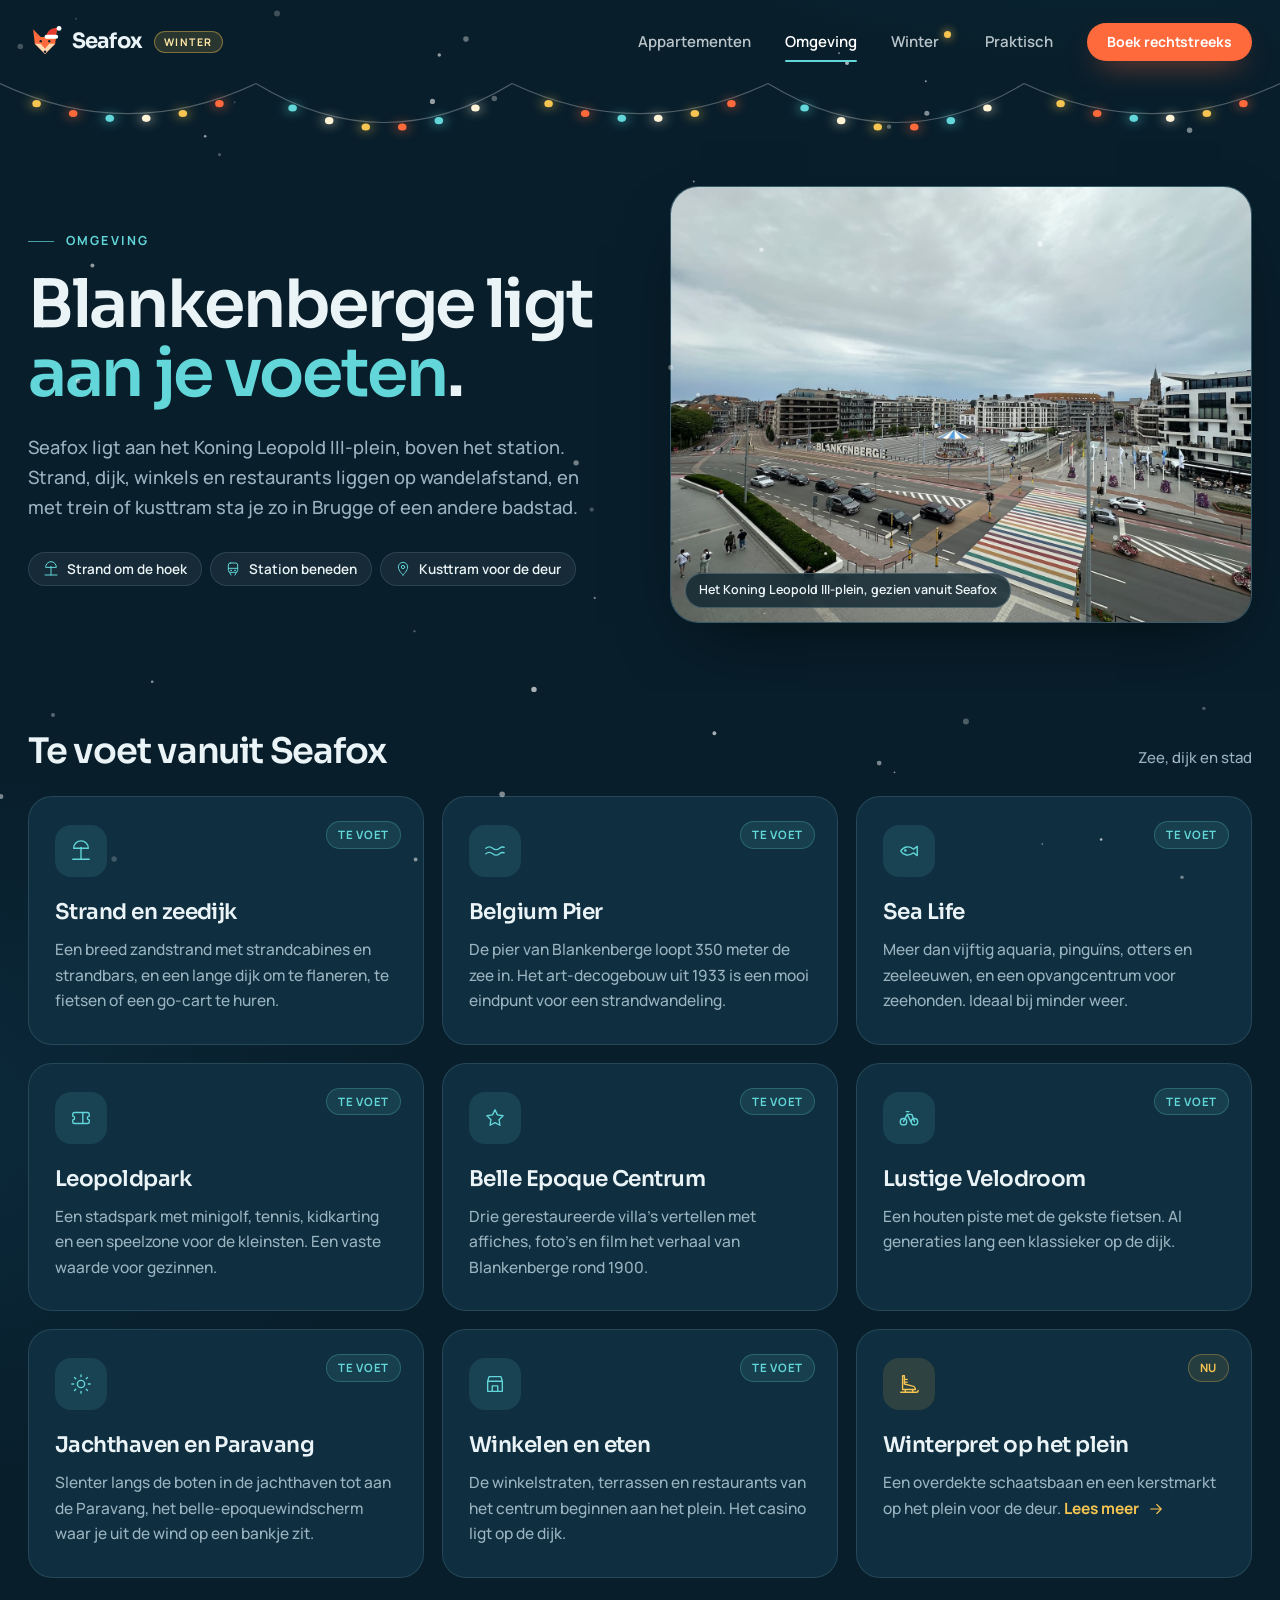
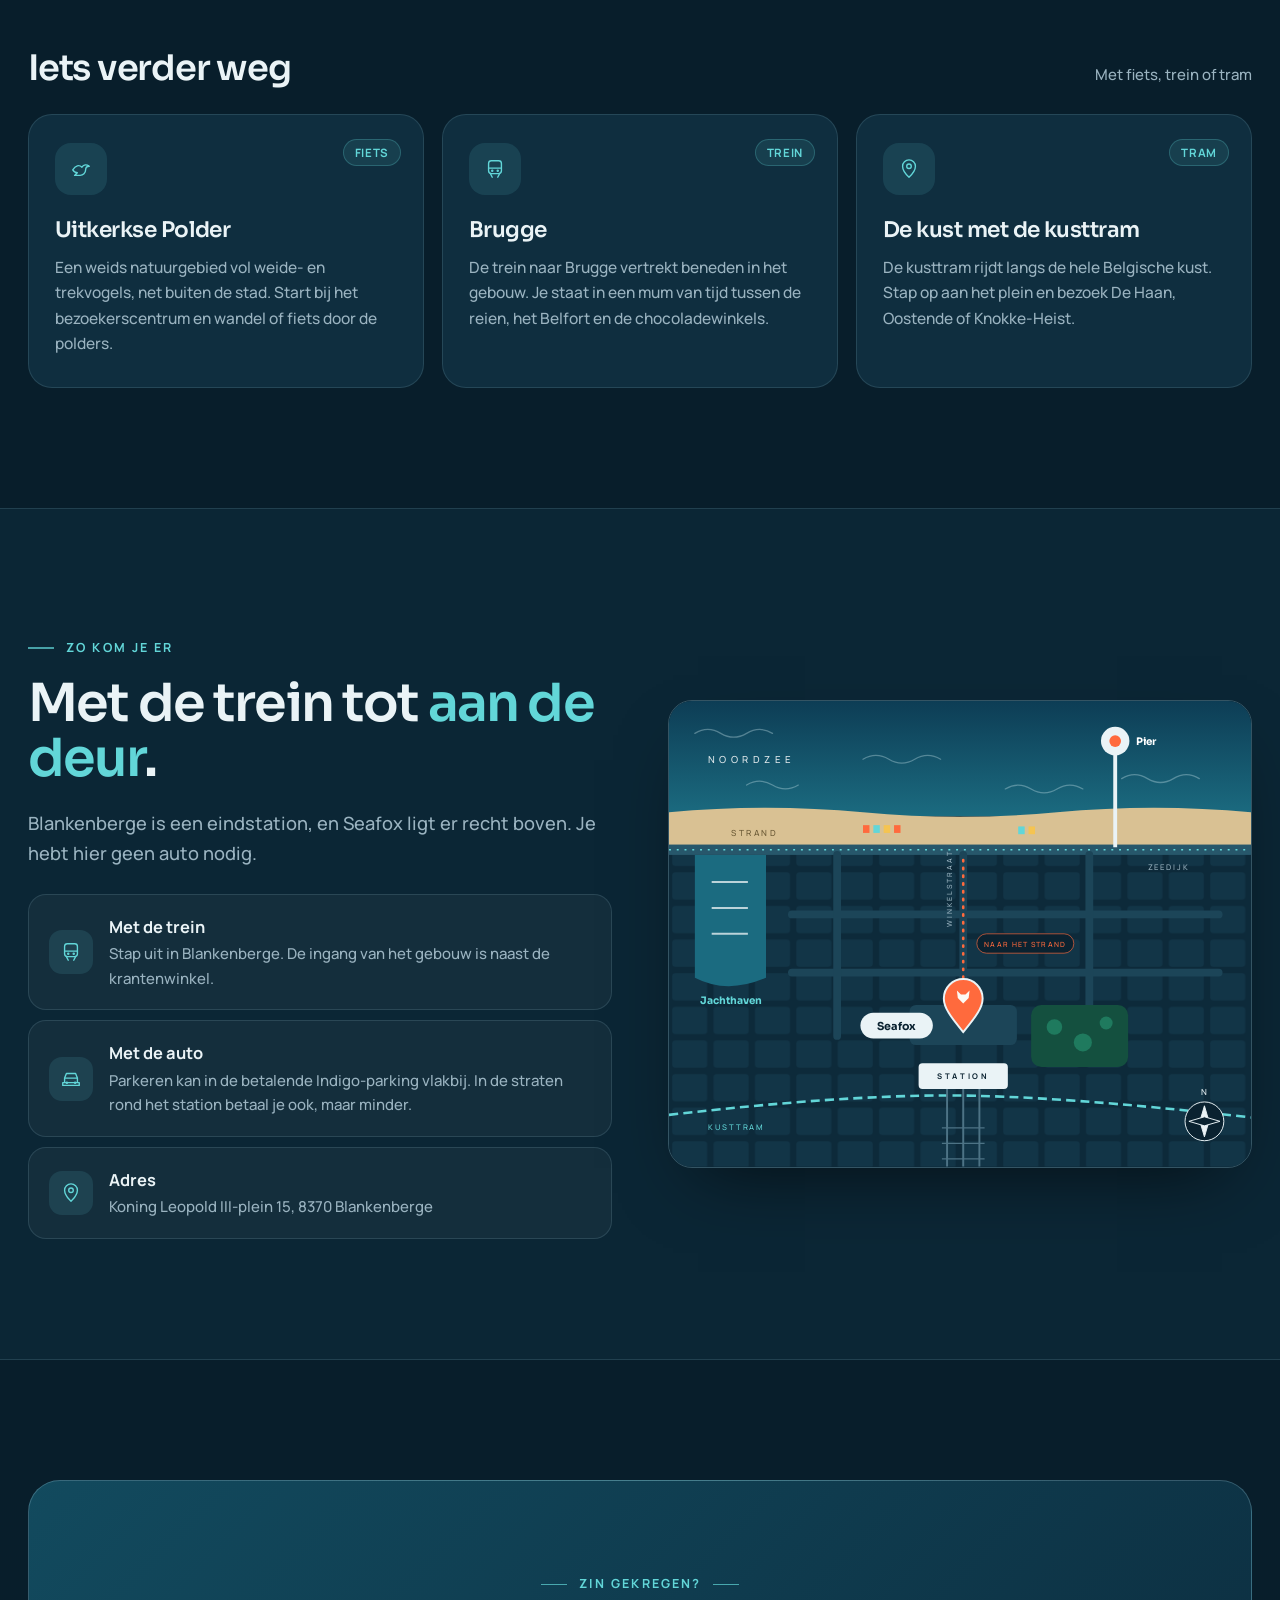
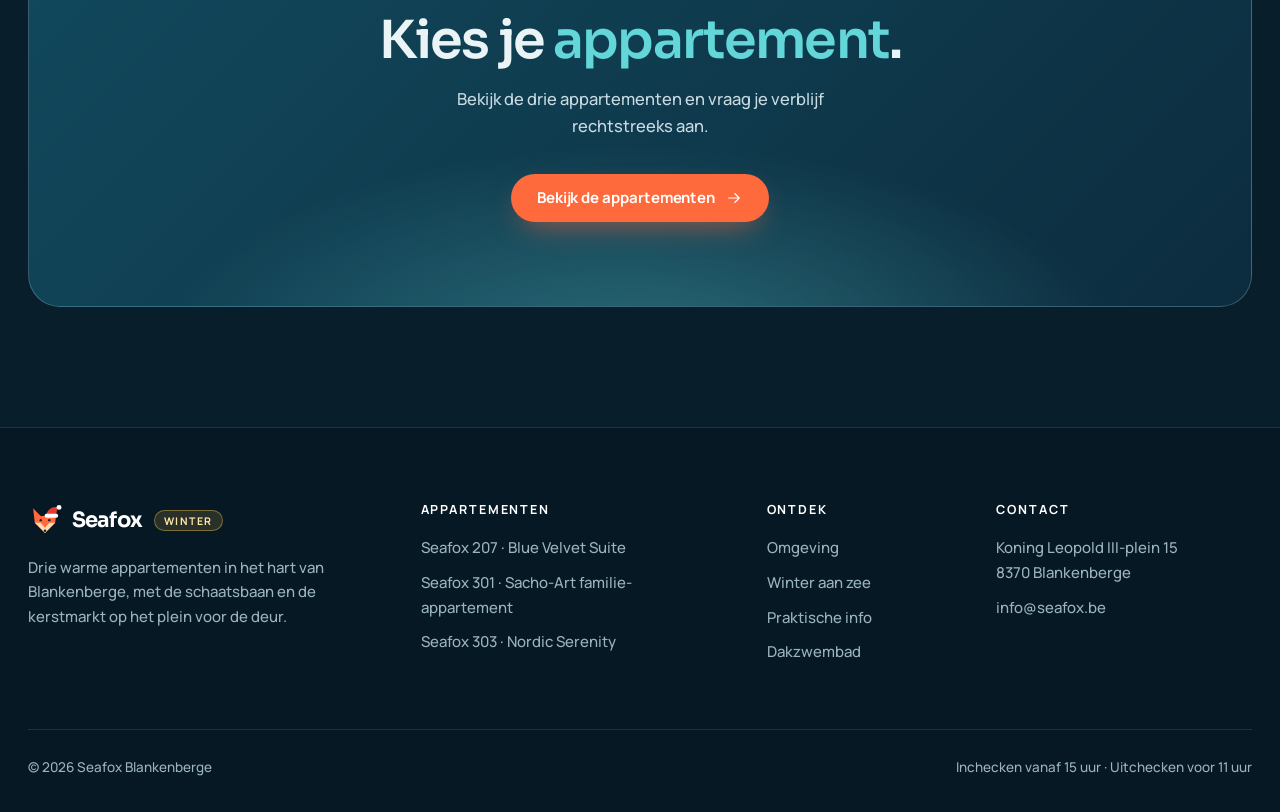
<file: winter/omgeving.html>
<!doctype html>
<html lang="nl">
<head>
  <title>Omgeving | Seafox Blankenberge</title>
  <meta name="description" content="Wat is er te doen rond Seafox in Blankenberge? Strand, Belgium Pier, Sea Life, Leopoldpark, de Uitkerkse Polder, Brugge en de kusttram.">
  <meta charset="utf-8">
  <meta name="robots" content="noindex">
  <meta name="viewport" content="width=device-width, initial-scale=1">
  <meta name="theme-color" content="#081e2b">
  <link rel="icon" href="assets/favicon.svg" type="image/svg+xml">
  <link rel="preconnect" href="https://fonts.googleapis.com">
  <link rel="preconnect" href="https://fonts.gstatic.com" crossorigin>
  <link href="https://fonts.googleapis.com/css2?family=Manrope:wght@500;600;700&family=Sora:wght@500;600;700&display=swap" rel="stylesheet">
  <link rel="stylesheet" href="assets/style.css">
</head>
<body>
  <header id="site-header"></header>

  <section class="page-hero" data-lights>
    <div class="wrap">
      <div>
        <span class="eyebrow">Omgeving</span>
        <h1>Blankenberge ligt <em>aan je voeten</em>.</h1>
        <p class="lead">Seafox ligt aan het Koning Leopold III-plein, boven het station. Strand, dijk, winkels en restaurants liggen op wandelafstand, en met trein of kusttram sta je zo in Brugge of een andere badstad.</p>
        <div class="chips">
          <span class="chip"><span data-icon="beach"></span>Strand om de hoek</span>
          <span class="chip"><span data-icon="train"></span>Station beneden</span>
          <span class="chip"><span data-icon="pin"></span>Kusttram voor de deur</span>
        </div>
      </div>
      <figure class="shot reveal" id="plein"></figure>
    </div>
  </section>

  <section class="tight">
    <div class="wrap">
      <div class="group-title reveal"><h2>Te voet vanuit Seafox</h2><span>Zee, dijk en stad</span></div>
      <div class="cards">
        <div class="card reveal"><i data-icon="beach"></i><span class="tag">Te voet</span><h3>Strand en zeedijk</h3><p>Een breed zandstrand met strandcabines en strandbars, en een lange dijk om te flaneren, te fietsen of een go-cart te huren.</p></div>
        <div class="card reveal d1"><i data-icon="wave"></i><span class="tag">Te voet</span><h3>Belgium Pier</h3><p>De pier van Blankenberge loopt 350 meter de zee in. Het art-decogebouw uit 1933 is een mooi eindpunt voor een strandwandeling.</p></div>
        <div class="card reveal d2"><i data-icon="fish"></i><span class="tag">Te voet</span><h3>Sea Life</h3><p>Meer dan vijftig aquaria, pinguïns, otters en zeeleeuwen, en een opvangcentrum voor zeehonden. Ideaal bij minder weer.</p></div>
        <div class="card reveal"><i data-icon="ticket"></i><span class="tag">Te voet</span><h3>Leopoldpark</h3><p>Een stadspark met minigolf, tennis, kidkarting en een speelzone voor de kleinsten. Een vaste waarde voor gezinnen.</p></div>
        <div class="card reveal d1"><i data-icon="star"></i><span class="tag">Te voet</span><h3>Belle Epoque Centrum</h3><p>Drie gerestaureerde villa's vertellen met affiches, foto's en film het verhaal van Blankenberge rond 1900.</p></div>
        <div class="card reveal d2"><i data-icon="bike"></i><span class="tag">Te voet</span><h3>Lustige Velodroom</h3><p>Een houten piste met de gekste fietsen. Al generaties lang een klassieker op de dijk.</p></div>
        <div class="card reveal"><i data-icon="sun"></i><span class="tag">Te voet</span><h3>Jachthaven en Paravang</h3><p>Slenter langs de boten in de jachthaven tot aan de Paravang, het belle-epoquewindscherm waar je uit de wind op een bankje zit.</p></div>
        <div class="card reveal d1"><i data-icon="shop"></i><span class="tag">Te voet</span><h3>Winkelen en eten</h3><p>De winkelstraten, terrassen en restaurants van het centrum beginnen aan het plein. Het casino ligt op de dijk.</p></div>
        <div class="card gold reveal d2" data-season="winter"><i data-icon="skate"></i><span class="tag" style="color:var(--gold);border-color:rgba(245,196,81,.3);background:rgba(245,196,81,.1)">Nu</span><h3>Winterpret op het plein</h3><p>Een overdekte schaatsbaan en een kerstmarkt op het plein voor de deur. <a class="link" href="winter.html" style="color:var(--gold)">Lees meer <span data-icon="arrow"></span></a></p></div>
      </div>

      <div class="group-title reveal"><h2>Iets verder weg</h2><span>Met fiets, trein of tram</span></div>
      <div class="cards">
        <div class="card reveal"><i data-icon="bird"></i><span class="tag">Fiets</span><h3>Uitkerkse Polder</h3><p>Een weids natuurgebied vol weide- en trekvogels, net buiten de stad. Start bij het bezoekerscentrum en wandel of fiets door de polders.</p></div>
        <div class="card reveal d1"><i data-icon="train"></i><span class="tag">Trein</span><h3>Brugge</h3><p>De trein naar Brugge vertrekt beneden in het gebouw. Je staat in een mum van tijd tussen de reien, het Belfort en de chocoladewinkels.</p></div>
        <div class="card reveal d2"><i data-icon="pin"></i><span class="tag">Tram</span><h3>De kust met de kusttram</h3><p>De kusttram rijdt langs de hele Belgische kust. Stap op aan het plein en bezoek De Haan, Oostende of Knokke-Heist.</p></div>
      </div>
    </div>
  </section>

  <section class="band">
    <div class="wrap split">
      <div class="reveal">
        <span class="eyebrow">Zo kom je er</span>
        <h2>Met de trein tot <em>aan de deur</em>.</h2>
        <p class="lead">Blankenberge is een eindstation, en Seafox ligt er recht boven. Je hebt hier geen auto nodig.</p>
        <ul class="rule-list">
          <li><span data-icon="train"></span><b>Met de trein</b><span>Stap uit in Blankenberge. De ingang van het gebouw is naast de krantenwinkel.</span></li>
          <li><span data-icon="car"></span><b>Met de auto</b><span>Parkeren kan in de betalende Indigo-parking vlakbij. In de straten rond het station betaal je ook, maar minder.</span></li>
          <li><span data-icon="pin"></span><b>Adres</b><span>Koning Leopold III-plein 15, 8370 Blankenberge</span></li>
        </ul>
      </div>
      <div class="map reveal d1">
        <svg viewBox="0 0 900 720" font-family="Manrope, sans-serif" role="img" aria-label="Schematische kaart van Blankenberge met Seafox bij het station">
          <defs>
            <linearGradient id="m-sea2" x1="0" y1="0" x2="0" y2="1"><stop offset="0" stop-color="#0d3d55"/><stop offset="1" stop-color="#1b6b80"/></linearGradient>
            <pattern id="m-blocks" width="64" height="52" patternUnits="userSpaceOnUse"><rect width="64" height="52" fill="#0d2a3a"/><rect x="5" y="5" width="54" height="42" rx="5" fill="#123547"/></pattern>
          </defs>
          <rect width="900" height="720" fill="url(#m-blocks)"/>
          <rect width="900" height="178" fill="url(#m-sea2)"/>
          <g fill="none" stroke="#cfe9ee" stroke-width="2" opacity=".35" stroke-linecap="round"><path d="M40 50q20-12 40 0t40 0 40 0M300 90q20-12 40 0t40 0 40 0M700 120q20-12 40 0t40 0 40 0M120 130q20-12 40 0t40 0M520 136q20-12 40 0t40 0 40 0"/></g>
          <text x="60" y="96" fill="#fff" font-size="15" letter-spacing="7" opacity=".85">NOORDZEE</text>
          <path d="M0 172q150-14 300 0t300 0 300 0v52H0z" fill="#d9c193"/>
          <rect y="222" width="900" height="16" fill="#27576b"/><path d="M0 230h900" stroke="#62d6d8" stroke-width="2" stroke-dasharray="3 9"/>
          <text x="96" y="208" fill="#6b5a36" font-size="13" letter-spacing="4">STRAND</text>
          <text x="740" y="262" fill="#9ab3c0" font-size="12" letter-spacing="3">ZEEDIJK</text>
          <g><rect x="300" y="192" width="10" height="12" fill="#ff6a3d"/><rect x="316" y="192" width="10" height="12" fill="#62d6d8"/><rect x="332" y="192" width="10" height="12" fill="#f5c451"/><rect x="348" y="192" width="10" height="12" fill="#ff6a3d"/><rect x="540" y="194" width="10" height="12" fill="#62d6d8"/><rect x="556" y="194" width="10" height="12" fill="#f5c451"/></g>
          <path d="M690 226V76" stroke="#eaf3f6" stroke-width="6"/><circle cx="690" cy="62" r="22" fill="#eaf3f6"/><circle cx="690" cy="62" r="9" fill="#ff6a3d"/>
          <text x="722" y="68" fill="#fff" font-size="16" font-weight="700" font-family="Sora, sans-serif">Pier</text>
          <path d="M40 238h110v190q-60 26-110 0z" fill="#1b6b80"/><g stroke="#fff" stroke-width="3" opacity=".7"><path d="M66 280h56M66 320h56M66 360h56"/></g>
          <text x="48" y="468" fill="#62d6d8" font-size="16" font-weight="700" font-family="Sora, sans-serif">Jachthaven</text>
          <g stroke="#1c4558" stroke-width="12" fill="none" stroke-linecap="round"><path d="M455 238V470"/><path d="M190 330h660M190 420h660"/><path d="M260 238v280M650 238v280"/></g>
          <rect x="560" y="470" width="150" height="96" rx="16" fill="#14503f"/><g fill="#1f7a5e"><circle cx="596" cy="504" r="12"/><circle cx="640" cy="528" r="14"/><circle cx="676" cy="498" r="10"/></g>
          <path d="M0 640q260-30 430-30t470 34" fill="none" stroke="#62d6d8" stroke-width="4" stroke-dasharray="14 8"/>
          <text x="60" y="664" fill="#62d6d8" font-size="12" letter-spacing="3">KUSTTRAM</text>
          <rect x="372" y="470" width="166" height="62" rx="10" fill="#1c4558"/>
          <g stroke="#4d7385" stroke-width="3"><path d="M430 600v120M455 600v120M480 600v120"/></g><g stroke="#4d7385" stroke-width="2"><path d="M422 660h66M422 684h66M422 708h66"/></g>
          <rect x="386" y="560" width="138" height="40" rx="6" fill="#eaf3f6"/><text x="455" y="585" fill="#0a2230" font-weight="700" font-size="12" letter-spacing="4" text-anchor="middle">STATION</text>
          <path d="M455 440V246" fill="none" stroke="#ff6a3d" stroke-width="4" stroke-dasharray="2 10" stroke-linecap="round"/>
          <g transform="translate(476 360)"><rect width="150" height="30" rx="15" fill="#0a2230" stroke="#ff6a3d"/><text x="75" y="20" fill="#ff6a3d" font-size="11" letter-spacing="2" text-anchor="middle">NAAR HET STRAND</text></g>
          <text x="438" y="290" fill="#9ab3c0" font-size="11" letter-spacing="3" transform="rotate(-90 438 290)" text-anchor="middle">WINKELSTRAAT</text>
          <circle class="pulse" cx="455" cy="478" r="16" fill="#ff6a3d"/>
          <path d="M455 512c-20-24-30-38-30-52a30 30 0 0 1 60 0c0 14-10 28-30 52z" fill="#ff6a3d" stroke="#eaf3f6" stroke-width="3"/>
          <g transform="translate(441 444) scale(.7)"><path d="M6 5l9 9h10l9-9-2 17-12 12L8 22z" fill="#fdfaf4"/></g>
          <g transform="translate(296 482)"><rect width="112" height="40" rx="20" fill="#eaf3f6"/><text x="56" y="26" fill="#0a2230" font-size="17" text-anchor="middle" font-family="Sora, sans-serif" font-weight="700">Seafox</text></g>
          <g transform="translate(828 650)" fill="none" stroke="#eaf3f6" stroke-width="1.5"><circle r="30" fill="#0a2230"/><path d="M0-24l7 24-7 24-7-24z" fill="#eaf3f6"/><path d="M-24 0l24-7 24 7-24 7z" fill="#0a2230"/></g>
          <text x="828" y="610" fill="#eaf3f6" font-size="13" text-anchor="middle">N</text>
          
        </svg>
      </div>
    </div>
  </section>

  <section>
    <div class="wrap">
      <div class="cta-card reveal">
        <span class="eyebrow">Zin gekregen?</span>
        <h2>Kies je <em>appartement</em>.</h2>
        <p>Bekijk de drie appartementen en vraag je verblijf rechtstreeks aan.</p>
        <a class="btn" href="./#appartementen">Bekijk de appartementen <span data-icon="arrow"></span></a>
      </div>
    </div>
  </section>

  <footer id="site-footer"></footer>

  <script type="module">
    import { initSite } from "./assets/site.js";
    await initSite("omgeving");
    const photos = await fetch("assets/photos/manifest.json").then((r) => r.json()).catch(() => ({}));
    const plein = (photos.algemeen ?? []).find((p) => p.name === "plein");
    document.getElementById("plein").innerHTML = plein
      ? `<img src="${plein.src}" alt="${plein.label}"><figcaption>${plein.label}</figcaption>`
      : `<img src="assets/illustrations/kust.svg" alt="Illustratie van de kust van Blankenberge">`;
  </script>
</body>
</html>
</file>
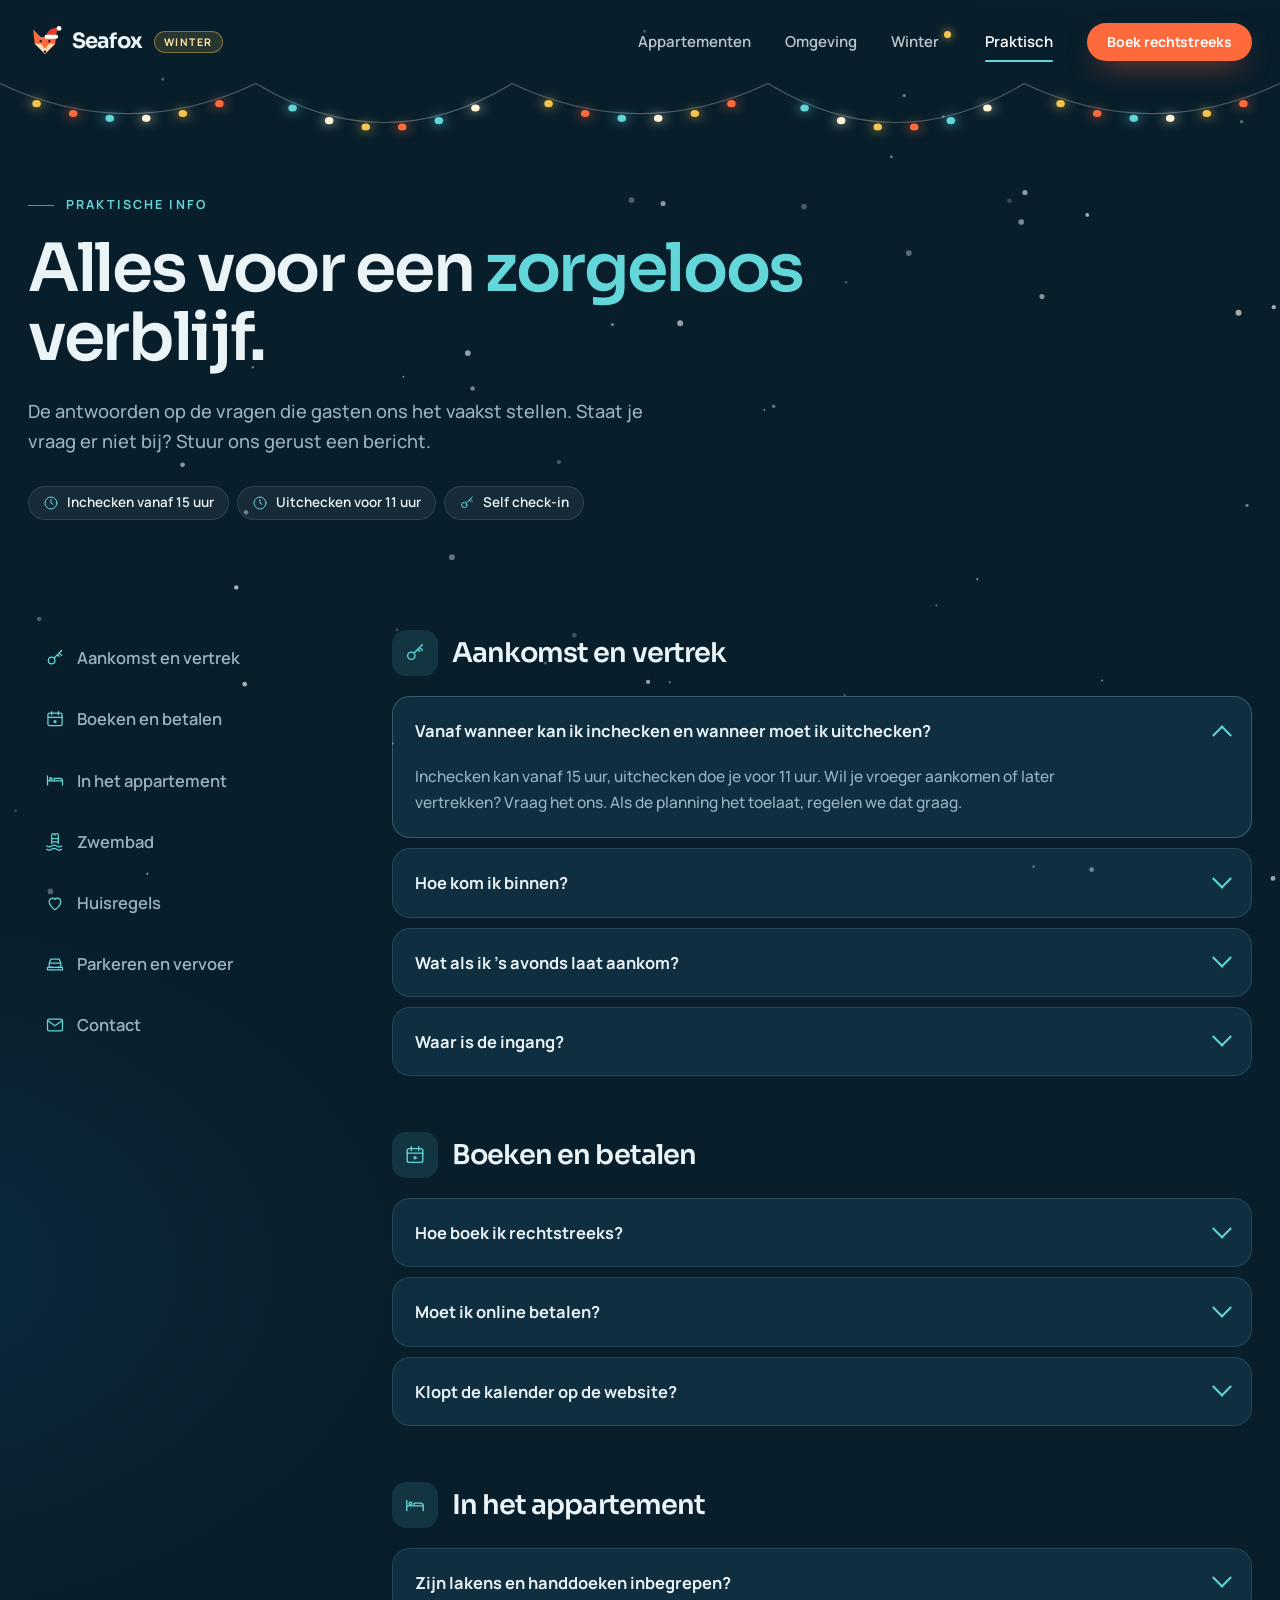
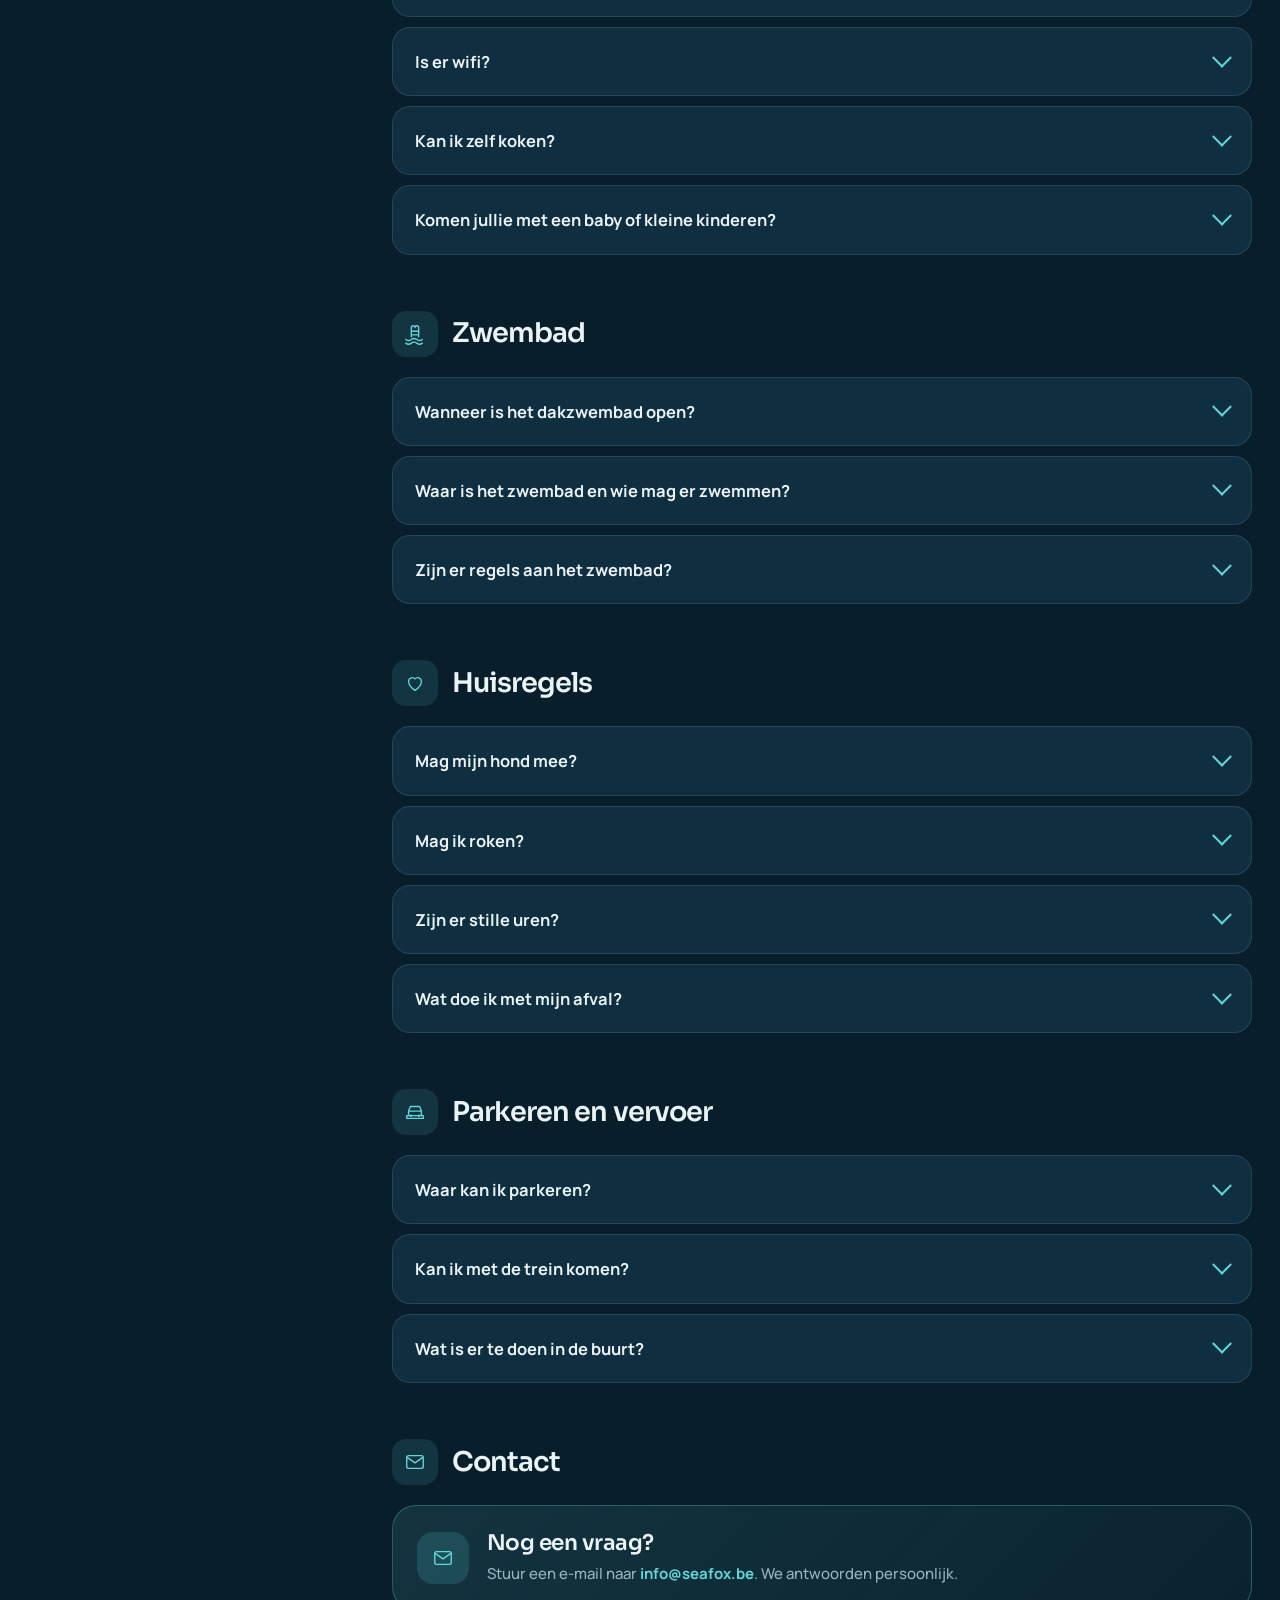
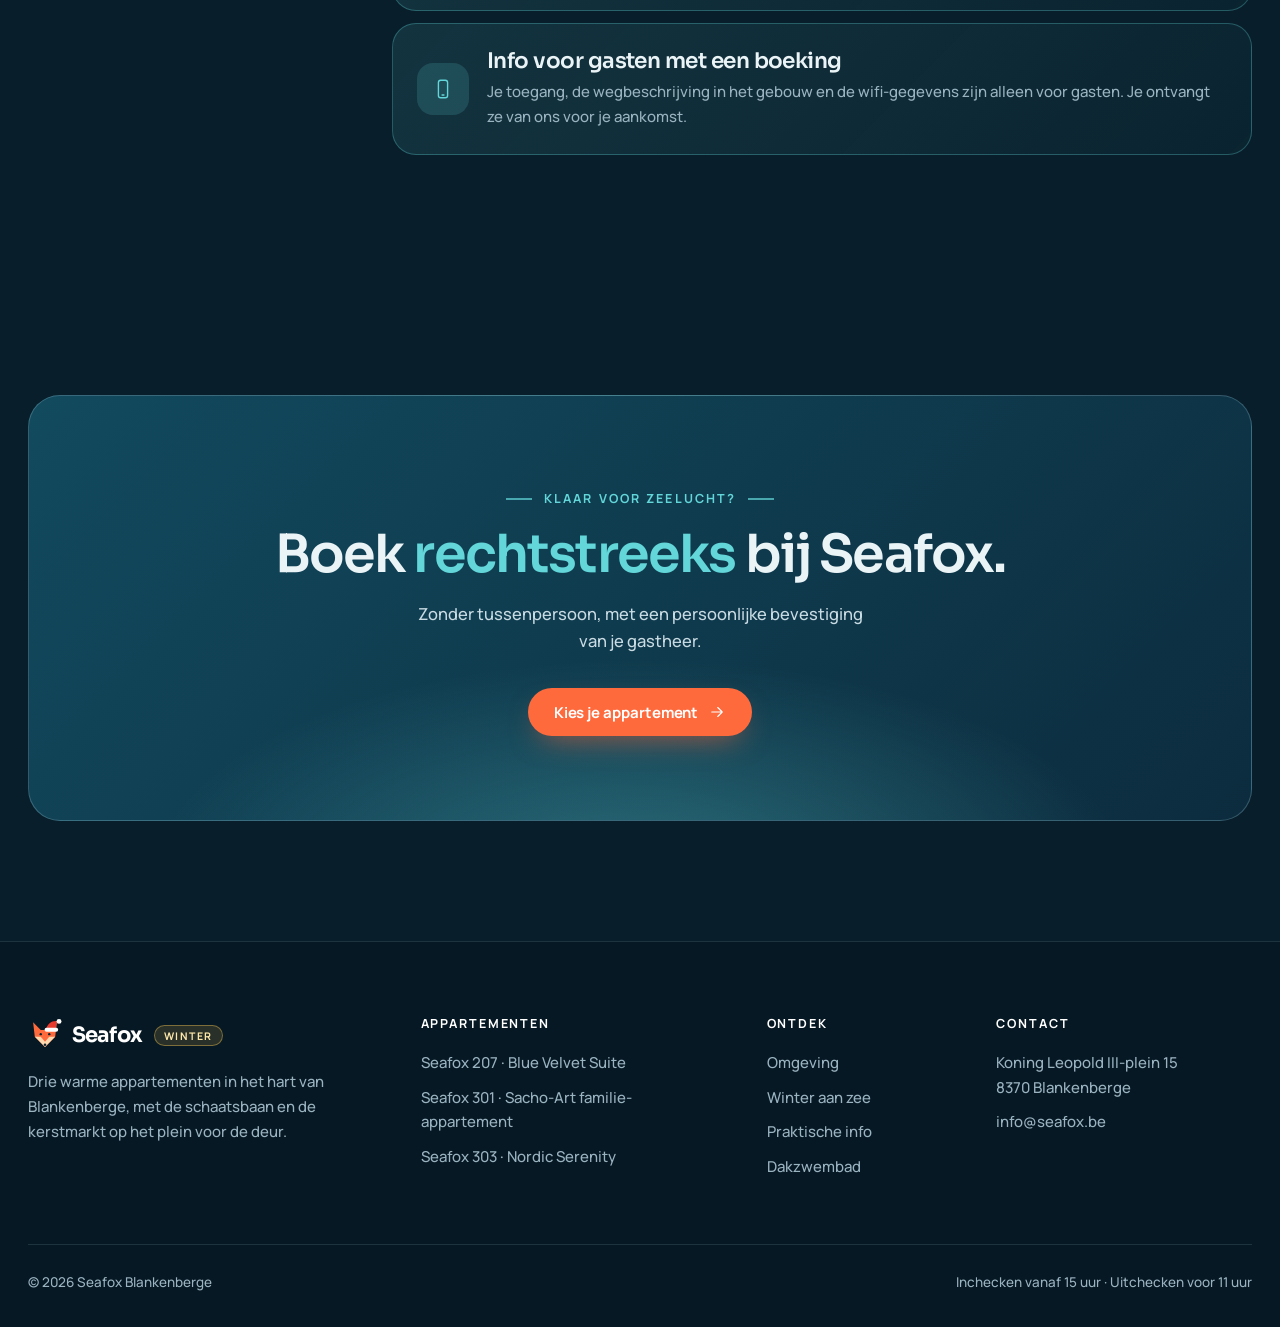
<file: winter/praktisch.html>
<!doctype html>
<html lang="nl">
<head>
  <title>Praktische info | Seafox Blankenberge</title>
  <meta name="description" content="Alles wat je wil weten voor je verblijf bij Seafox Blankenberge: inchecken, sleutel, zwembad, parkeren, huisregels en boeken.">
  <meta charset="utf-8">
  <meta name="robots" content="noindex">
  <meta name="viewport" content="width=device-width, initial-scale=1">
  <meta name="theme-color" content="#081e2b">
  <link rel="icon" href="assets/favicon.svg" type="image/svg+xml">
  <link rel="preconnect" href="https://fonts.googleapis.com">
  <link rel="preconnect" href="https://fonts.gstatic.com" crossorigin>
  <link href="https://fonts.googleapis.com/css2?family=Manrope:wght@500;600;700&family=Sora:wght@500;600;700&display=swap" rel="stylesheet">
  <link rel="stylesheet" href="assets/style.css">
</head>
<body>
  <header id="site-header"></header>

  <section class="page-hero solo" data-lights>
    <div class="wrap">
      <div>
        <span class="eyebrow">Praktische info</span>
        <h1>Alles voor een <em>zorgeloos</em> verblijf.</h1>
        <p class="lead">De antwoorden op de vragen die gasten ons het vaakst stellen. Staat je vraag er niet bij? Stuur ons gerust een bericht.</p>
        <div class="chips">
          <span class="chip"><span data-icon="clock"></span>Inchecken vanaf 15 uur</span>
          <span class="chip"><span data-icon="clock"></span>Uitchecken voor 11 uur</span>
          <span class="chip"><span data-icon="key"></span>Self check-in</span>
        </div>
      </div>
    </div>
  </section>

  <section class="tight">
    <div class="wrap faq">
      <nav class="faq-nav" aria-label="Onderwerpen">
        <a href="#aankomst"><span data-icon="key"></span>Aankomst en vertrek</a>
        <a href="#boeken"><span data-icon="calendar"></span>Boeken en betalen</a>
        <a href="#appartement"><span data-icon="bed"></span>In het appartement</a>
        <a href="#zwembad"><span data-icon="pool"></span>Zwembad</a>
        <a href="#huisregels"><span data-icon="heart"></span>Huisregels</a>
        <a href="#bereikbaarheid"><span data-icon="car"></span>Parkeren en vervoer</a>
        <a href="#contact"><span data-icon="mail"></span>Contact</a>
      </nav>

      <div>
        <div class="faq-group" id="aankomst">
          <h2><i data-icon="key"></i>Aankomst en vertrek</h2>
          <details open><summary>Vanaf wanneer kan ik inchecken en wanneer moet ik uitchecken?</summary><div><p>Inchecken kan vanaf 15 uur, uitchecken doe je voor 11 uur. Wil je vroeger aankomen of later vertrekken? Vraag het ons. Als de planning het toelaat, regelen we dat graag.</p></div></details>
          <details><summary>Hoe kom ik binnen?</summary><div><p>Je checkt zelf in, zonder sleuteloverdracht. Je sleutel haal je uit een sleutelkluis die je opent met de gratis app Master Lock Vault Home op je telefoon.</p><p>Voor je aankomst krijg je van ons een link en een stap-voor-stapuitleg. Installeer de app best al thuis, dan loopt het bij aankomst vlot.</p></div></details>
          <details><summary>Wat als ik 's avonds laat aankom?</summary><div><p>Dat is geen probleem. Omdat je zelf incheckt, kan je op elk uur aankomen. Voor een late aankomst krijg je van ons vooraf de nodige instructies voor de buitendeur.</p></div></details>
          <details><summary>Waar is de ingang?</summary><div><p>Het adres is Koning Leopold III-plein 15, 8370 Blankenberge. De ingang van het gebouw is naast de krantenwinkel. De drie appartementen liggen in hetzelfde gebouw en zijn bereikbaar met de lift.</p></div></details>
        </div>

        <div class="faq-group" id="boeken">
          <h2><i data-icon="calendar"></i>Boeken en betalen</h2>
          <details><summary>Hoe boek ik rechtstreeks?</summary><div><p>Kies een appartement, duid je aankomst en vertrek aan in de kalender en verstuur je aanvraag. Wij bekijken ze persoonlijk en bevestigen zo snel mogelijk. Pas na onze bevestiging ligt je verblijf vast.</p></div></details>
          <details><summary>Moet ik online betalen?</summary><div><p>Nee. Je betaalt niets bij je aanvraag. Bij de bevestiging spreken we met jou af hoe de betaling verloopt.</p></div></details>
          <details><summary>Klopt de kalender op de website?</summary><div><p>Ja. De beschikbaarheid wordt elk uur gelijkgezet met onze andere boekingskanalen. Bij elke kalender zie je wanneer die het laatst is bijgewerkt.</p></div></details>
        </div>

        <div class="faq-group" id="appartement">
          <h2><i data-icon="bed"></i>In het appartement</h2>
          <details><summary>Zijn lakens en handdoeken inbegrepen?</summary><div><p>Ja. Per persoon liggen er een grote en een kleine handdoek en een set lakens klaar. De bedden zijn opgemaakt als je aankomt.</p><p>Extra beddengoed of handdoeken nodig? Dat kan tegen 6 euro per wasbeurt en 9 euro per droogbeurt.</p></div></details>
          <details><summary>Is er wifi?</summary><div><p>Ja, in elk appartement is er gratis wifi. De gegevens om in te loggen krijg je samen met je aankomstinfo.</p></div></details>
          <details><summary>Kan ik zelf koken?</summary><div><p>Ja. Elk appartement heeft een volledig uitgeruste keuken. Supermarkten, bakkers en restaurants vind je op wandelafstand.</p></div></details>
          <details><summary>Komen jullie met een baby of kleine kinderen?</summary><div><p>Seafox 301 is ingericht voor gezinnen en heeft een stapelbed, net als Seafox 303. Heb je een reisbedje nodig? Vermeld het bij je aanvraag, dan bekijken we wat mogelijk is.</p></div></details>
        </div>

        <div class="faq-group" id="zwembad">
          <h2><i data-icon="pool"></i>Zwembad</h2>
          <details><summary>Wanneer is het dakzwembad open?</summary><div><p>Het verwarmde zwembad op het dak is open van april tot oktober, overdag en als het weer het toelaat. Er zijn geen vaste uren. In de winter is het zwembad gesloten.</p></div></details>
          <details><summary>Waar is het zwembad en wie mag er zwemmen?</summary><div><p>Het zwembad ligt op de vierde verdieping, op het dak van het gebouw, met ligbedden errond. Het is er alleen voor bewoners en gasten van het gebouw.</p><p>Neem altijd je sleutel mee naar boven. Je hebt hem nodig om weer binnen te kunnen.</p></div></details>
          <details><summary>Zijn er regels aan het zwembad?</summary><div><p>Eten, drinken en grote opblaasbare speeltuigen zijn niet toegelaten aan het zwembad. Het dakterras is rookvrij.</p></div></details>
        </div>

        <div class="faq-group" id="huisregels">
          <h2><i data-icon="heart"></i>Huisregels</h2>
          <details><summary>Mag mijn hond mee?</summary><div><p>Ja, honden zijn welkom. We vragen alleen om ze niet op de zetels of de bedden te laten.</p></div></details>
          <details><summary>Mag ik roken?</summary><div><p>Het hele gebouw is rookvrij: de appartementen, de terrassen en het dakterras. Roken kan beneden voor het gebouw. Bij peuken of rookgeur rekenen we een extra kost aan.</p></div></details>
          <details><summary>Zijn er stille uren?</summary><div><p>In het gebouw wonen ook vaste bewoners. We vragen om tussen 22 uur en 7 uur geen lawaai te maken.</p></div></details>
          <details><summary>Wat doe ik met mijn afval?</summary><div><p>We sorteren. Hoe dat precies werkt in het gebouw, lees je in de info die je bij aankomst krijgt.</p></div></details>
        </div>

        <div class="faq-group" id="bereikbaarheid">
          <h2><i data-icon="car"></i>Parkeren en vervoer</h2>
          <details><summary>Waar kan ik parkeren?</summary><div><p>Vlakbij ligt de betalende Indigo-parking. In de straten rond het station kan je ook parkeren. Dat is ook betalend, maar een stuk goedkoper.</p></div></details>
          <details><summary>Kan ik met de trein komen?</summary><div><p>Zeker. Seafox ligt recht boven het station van Blankenberge. Omdat het een eindstation is, heb je weinig last van treinlawaai. De kusttram stopt aan het plein.</p></div></details>
          <details><summary>Wat is er te doen in de buurt?</summary><div><p>Heel wat. Het strand, de pier, Sea Life en het Leopoldpark liggen op wandelafstand. Bekijk onze tips op de pagina <a href="omgeving.html">Omgeving</a>.</p></div></details>
        </div>

        <div class="faq-group" id="contact" style="margin-bottom:0">
          <h2><i data-icon="mail"></i>Contact</h2>
          <div class="lock">
            <i data-icon="mail"></i>
            <div>
              <h3 style="margin-bottom:6px">Nog een vraag?</h3>
              <p>Stuur een e-mail naar <a class="link" id="mail" href="mailto:info@seafox.be">info@seafox.be</a>. We antwoorden persoonlijk.</p>
            </div>
          </div>
          <div class="lock" style="margin-top:12px">
            <i data-icon="phone"></i>
            <div>
              <h3 style="margin-bottom:6px">Info voor gasten met een boeking</h3>
              <p>Je toegang, de wegbeschrijving in het gebouw en de wifi-gegevens zijn alleen voor gasten. Je ontvangt ze van ons voor je aankomst.</p>
            </div>
          </div>
        </div>
      </div>
    </div>
  </section>

  <section>
    <div class="wrap">
      <div class="cta-card reveal">
        <span class="eyebrow">Klaar voor zeelucht?</span>
        <h2>Boek <em>rechtstreeks</em> bij Seafox.</h2>
        <p>Zonder tussenpersoon, met een persoonlijke bevestiging van je gastheer.</p>
        <a class="btn" href="./#appartementen">Kies je appartement <span data-icon="arrow"></span></a>
      </div>
    </div>
  </section>

  <footer id="site-footer"></footer>

  <script type="module">
    import { initSite } from "./assets/site.js";
    const { site } = await initSite("praktisch");
    const mail = document.getElementById("mail");
    mail.textContent = site.email;
    mail.href = `mailto:${site.email}`;
  </script>
</body>
</html>
</file>
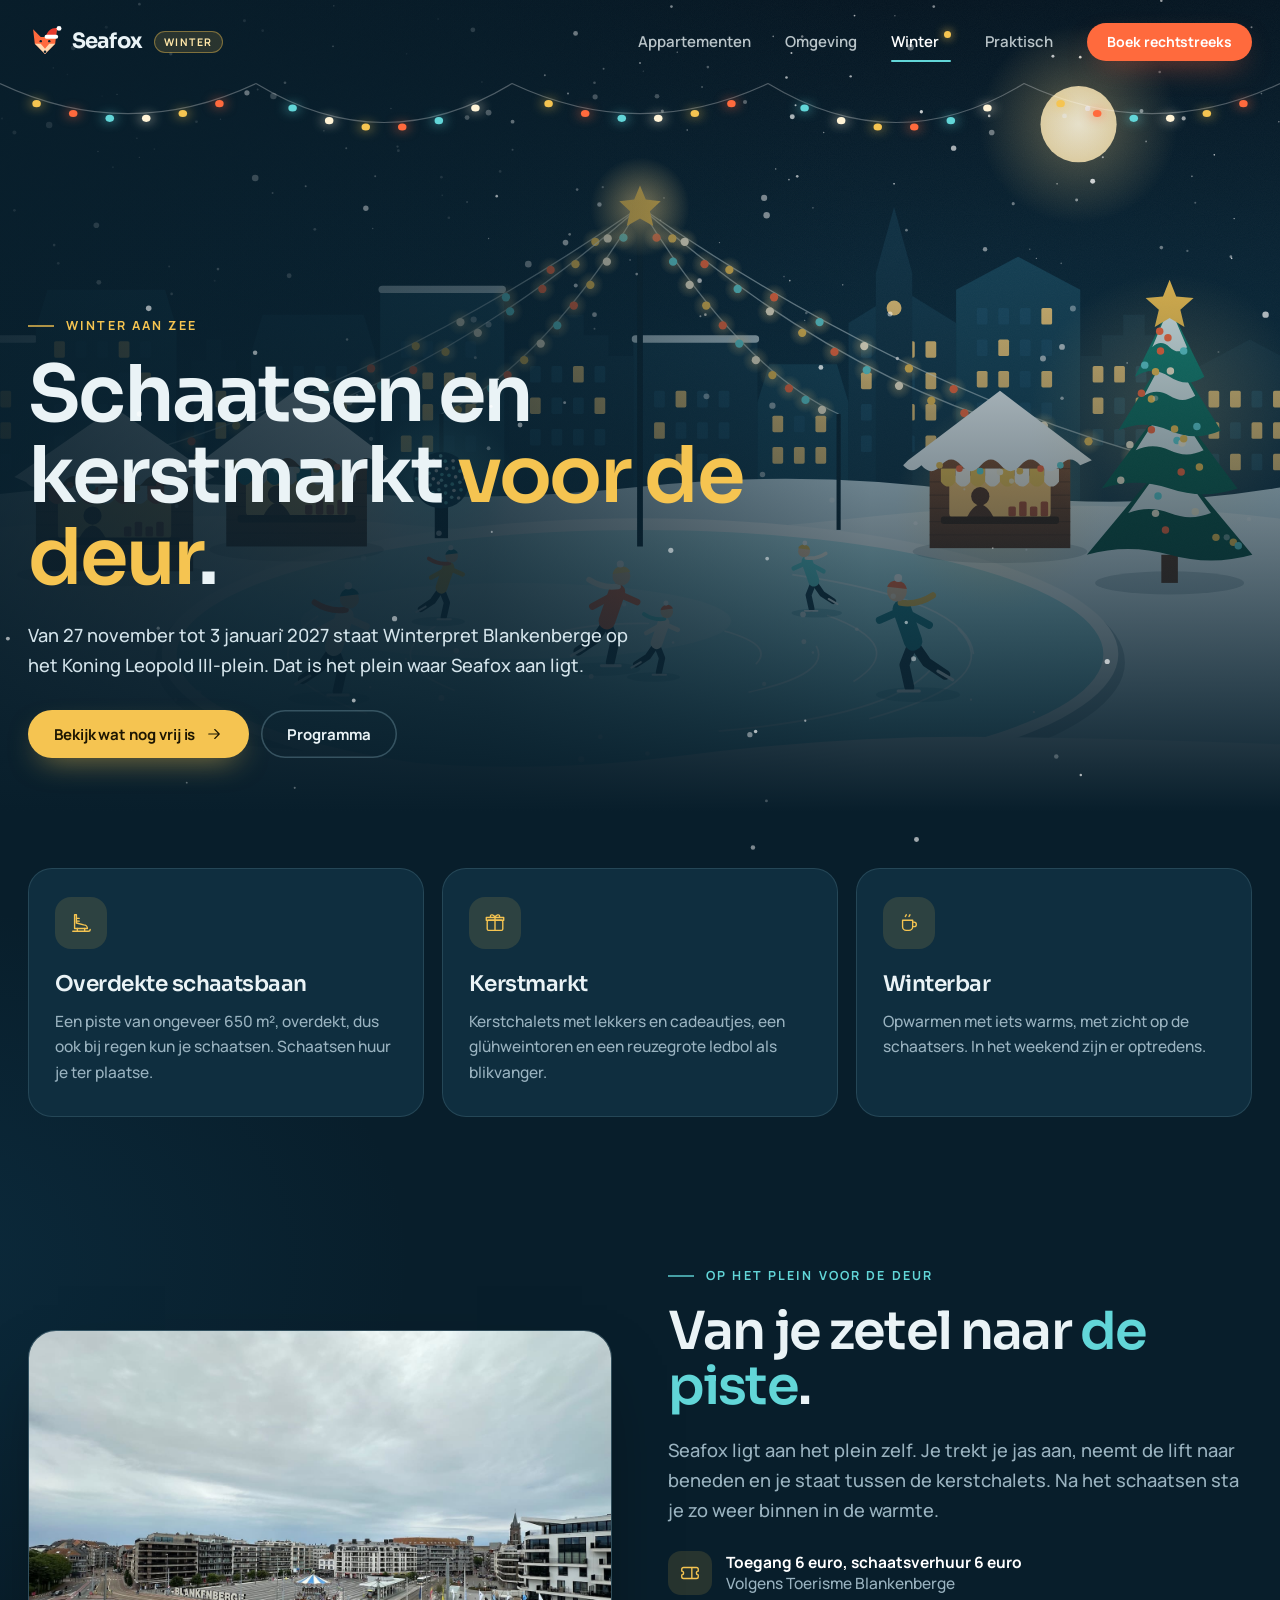
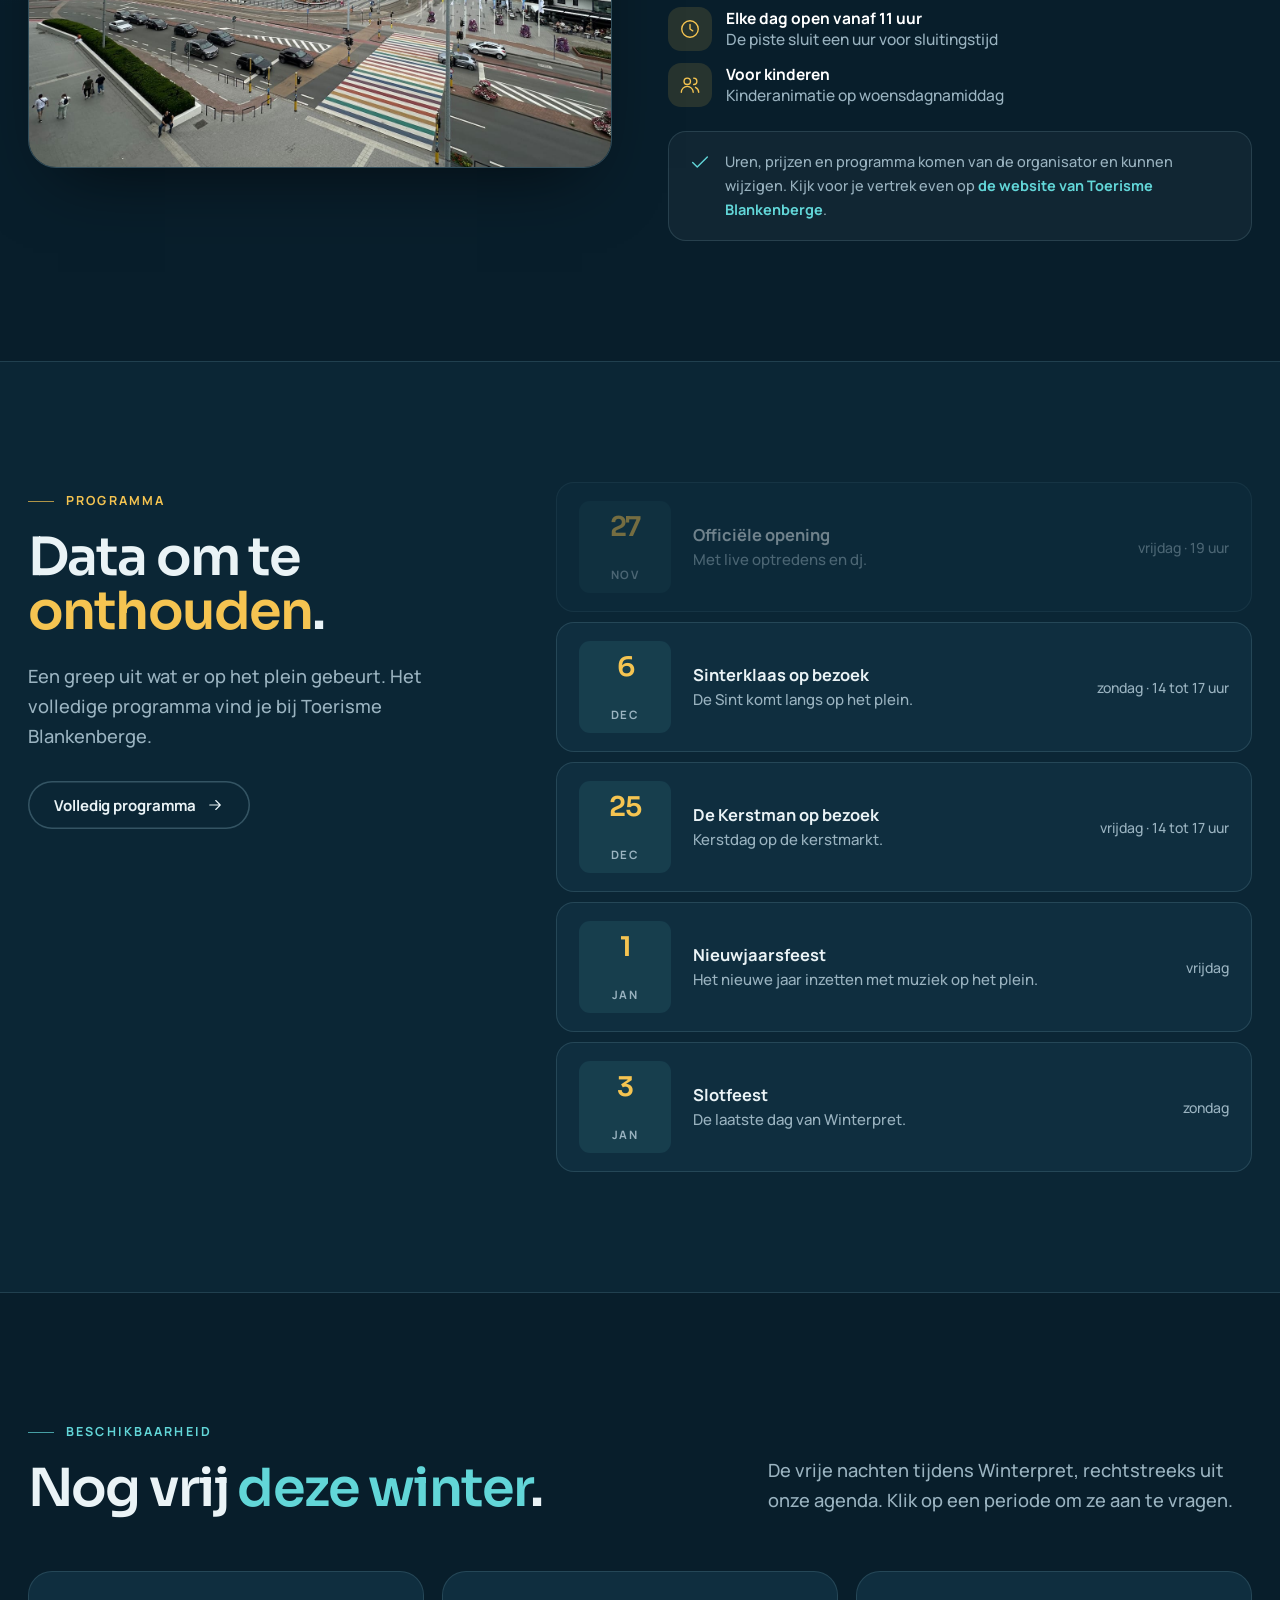
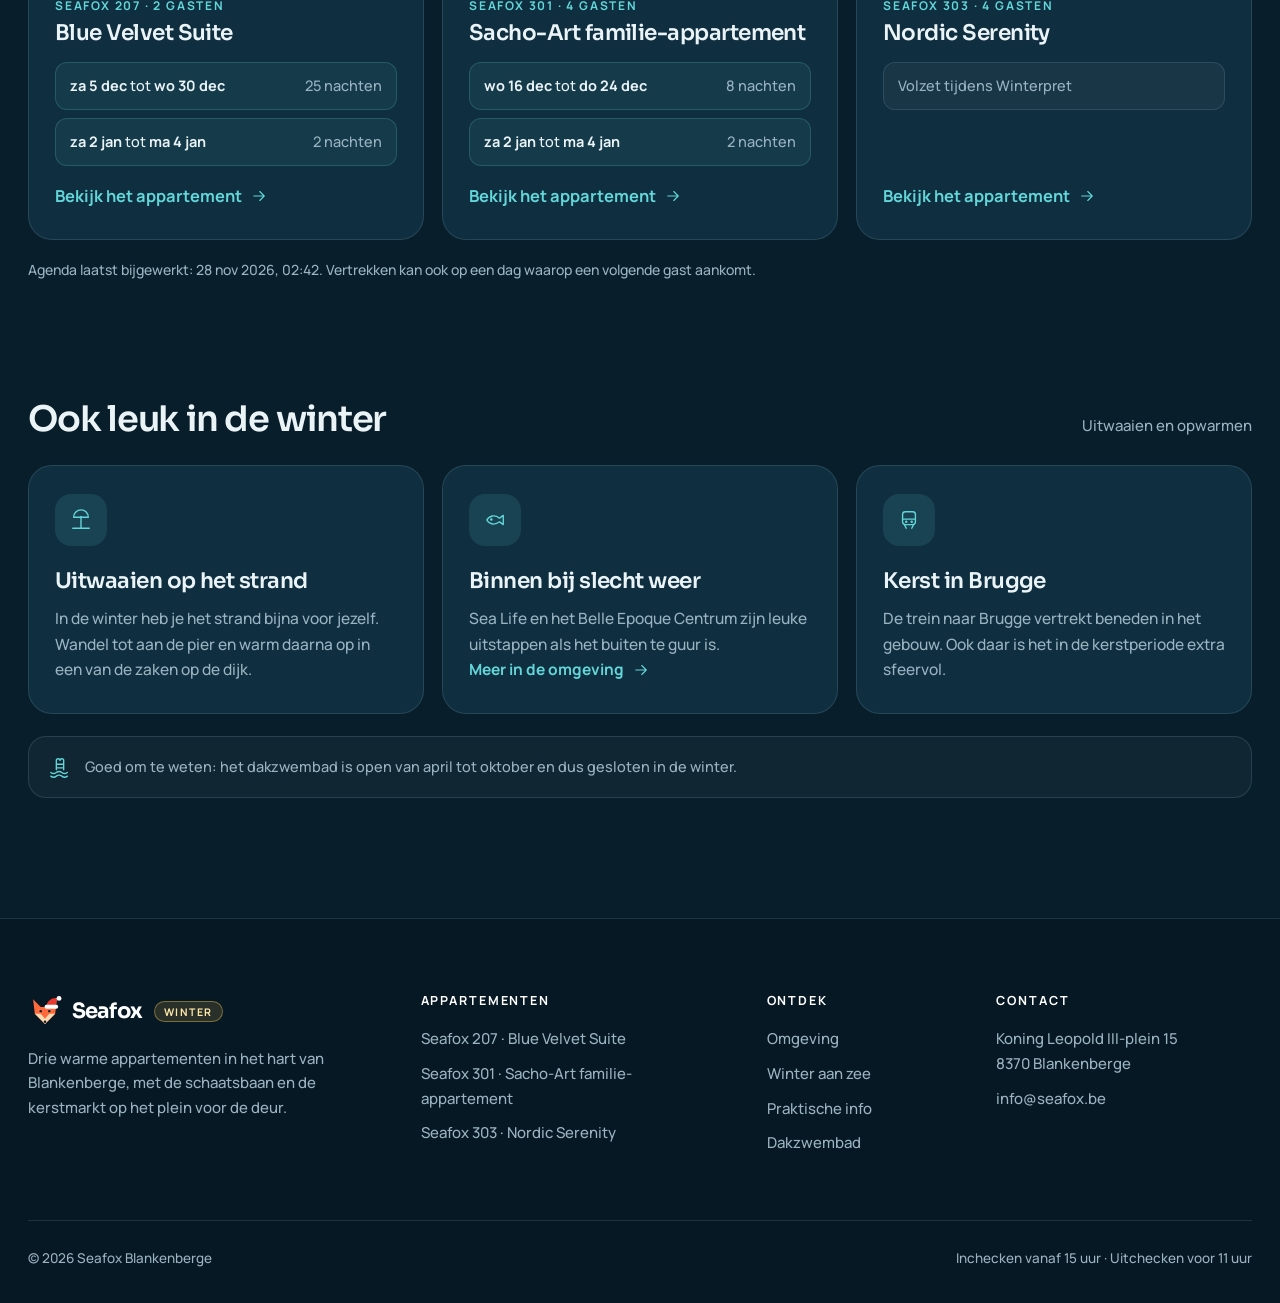
<file: winter/winter.html>
<!doctype html>
<html lang="nl">
<head>
  <title>Seafox Winter: schaatsen en kerstmarkt voor de deur in Blankenberge</title>
  <meta name="description" content="Winterpret Blankenberge: een overdekte schaatsbaan en kerstmarkt op het Koning Leopold III-plein, het plein waar Seafox aan ligt.">
  <meta charset="utf-8">
  <meta name="robots" content="noindex">
  <meta name="viewport" content="width=device-width, initial-scale=1">
  <meta name="theme-color" content="#081e2b">
  <link rel="icon" href="assets/favicon.svg" type="image/svg+xml">
  <link rel="preconnect" href="https://fonts.googleapis.com">
  <link rel="preconnect" href="https://fonts.gstatic.com" crossorigin>
  <link href="https://fonts.googleapis.com/css2?family=Manrope:wght@500;600;700&family=Sora:wght@500;600;700&display=swap" rel="stylesheet">
  <link rel="stylesheet" href="assets/style.css">
</head>
<body>
  <header id="site-header"></header>

  <section class="winter-hero" data-lights>
    <img src="assets/illustrations/winter.svg" alt="Illustratie van een schaatsbaan en kerstmarkt bij avond">
    <div class="wrap">
      <span class="eyebrow gold">Winter aan zee</span>
      <h1>Schaatsen en kerstmarkt <em style="color:var(--gold)">voor de deur</em>.</h1>
      <p class="lead">Van <span id="w-range">27 november tot 3 januari</span> staat Winterpret Blankenberge op het Koning Leopold III-plein. Dat is het plein waar Seafox aan ligt.</p>
      <div class="chips" style="gap:12px">
        <a class="btn gold" href="#vrij">Bekijk wat nog vrij is <span data-icon="arrow"></span></a>
        <a class="btn ghost" href="#programma">Programma</a>
      </div>
    </div>
  </section>

  <section class="tight">
    <div class="wrap">
      <div class="cards">
        <div class="card gold reveal"><i data-icon="skate"></i><h3>Overdekte schaatsbaan</h3><p>Een piste van ongeveer 650 m², overdekt, dus ook bij regen kun je schaatsen. Schaatsen huur je ter plaatse.</p></div>
        <div class="card gold reveal d1"><i data-icon="gift"></i><h3>Kerstmarkt</h3><p>Kerstchalets met lekkers en cadeautjes, een glühweintoren en een reuzegrote ledbol als blikvanger.</p></div>
        <div class="card gold reveal d2"><i data-icon="mug"></i><h3>Winterbar</h3><p>Opwarmen met iets warms, met zicht op de schaatsers. In het weekend zijn er optredens.</p></div>
      </div>
    </div>
  </section>

  <section style="padding-top:20px">
    <div class="wrap split">
      <figure class="shot reveal" id="plein" style="aspect-ratio:4/3"></figure>
      <div class="reveal d1">
        <span class="eyebrow">Op het plein voor de deur</span>
        <h2>Van je zetel naar <em>de piste</em>.</h2>
        <p class="lead">Seafox ligt aan het plein zelf. Je trekt je jas aan, neemt de lift naar beneden en je staat tussen de kerstchalets. Na het schaatsen sta je zo weer binnen in de warmte.</p>
        <ul class="facts" style="margin-bottom:24px">
          <li><i data-icon="ticket"></i><span><b>Toegang 6 euro, schaatsverhuur 6 euro</b>Volgens Toerisme Blankenberge</span></li>
          <li><i data-icon="clock"></i><span><b>Elke dag open vanaf 11 uur</b>De piste sluit een uur voor sluitingstijd</span></li>
          <li><i data-icon="users"></i><span><b>Voor kinderen</b>Kinderanimatie op woensdagnamiddag</span></li>
        </ul>
        <div class="note"><span data-icon="check"></span><span>Uren, prijzen en programma komen van de organisator en kunnen wijzigen. Kijk voor je vertrek even op <a id="w-source" href="https://www.visit-blankenberge.be/winterpret" target="_blank" rel="noopener">de website van Toerisme Blankenberge</a>.</span></div>
      </div>
    </div>
  </section>

  <section class="band" id="programma">
    <div class="wrap rules">
      <div class="reveal">
        <span class="eyebrow gold">Programma</span>
        <h2>Data om te <em style="color:var(--gold)">onthouden</em>.</h2>
        <p class="lead">Een greep uit wat er op het plein gebeurt. Het volledige programma vind je bij Toerisme Blankenberge.</p>
        <a class="btn ghost" href="https://www.visit-blankenberge.be/winterpret" target="_blank" rel="noopener">Volledig programma <span data-icon="arrow"></span></a>
      </div>
      <ul class="timeline reveal d1" id="timeline"></ul>
    </div>
  </section>

  <section id="vrij">
    <div class="wrap">
      <div class="section-head reveal">
        <div>
          <span class="eyebrow">Beschikbaarheid</span>
          <h2>Nog vrij <em>deze winter</em>.</h2>
        </div>
        <p class="lead">De vrije nachten tijdens Winterpret, rechtstreeks uit onze agenda. Klik op een periode om ze aan te vragen.</p>
      </div>
      <div class="free" id="free"></div>
      <p class="cal-note" id="free-note" style="margin-top:18px"></p>
    </div>
  </section>

  <section style="padding-top:0">
    <div class="wrap">
      <div class="group-title reveal"><h2>Ook leuk in de winter</h2><span>Uitwaaien en opwarmen</span></div>
      <div class="cards">
        <div class="card reveal"><i data-icon="beach"></i><h3>Uitwaaien op het strand</h3><p>In de winter heb je het strand bijna voor jezelf. Wandel tot aan de pier en warm daarna op in een van de zaken op de dijk.</p></div>
        <div class="card reveal d1"><i data-icon="fish"></i><h3>Binnen bij slecht weer</h3><p>Sea Life en het Belle Epoque Centrum zijn leuke uitstappen als het buiten te guur is. <a class="link" href="omgeving.html">Meer in de omgeving <span data-icon="arrow"></span></a></p></div>
        <div class="card reveal d2"><i data-icon="train"></i><h3>Kerst in Brugge</h3><p>De trein naar Brugge vertrekt beneden in het gebouw. Ook daar is het in de kerstperiode extra sfeervol.</p></div>
      </div>
      <div class="note reveal" style="margin-top:22px"><span data-icon="pool"></span><span>Goed om te weten: het dakzwembad is open van april tot oktober en dus gesloten in de winter.</span></div>
    </div>
  </section>

  <footer id="site-footer"></footer>

  <script type="module">
    import { initSite, isoDate, longDate, renderFreeNights } from "./assets/site.js";
    const { site, apartments } = await initSite("winter");
    const w = site.winter;
    const d = (s) => new Date(s + "T12:00:00");
    const today = isoDate(new Date());

    document.getElementById("w-range").textContent = `${longDate(w.from)} tot ${longDate(w.until, true)}`;
    document.getElementById("w-source").href = w.source;

    const photos = await fetch("assets/photos/manifest.json").then((r) => r.json()).catch(() => ({}));
    const plein = (photos.algemeen ?? []).find((p) => p.name === "plein");
    document.getElementById("plein").innerHTML = plein
      ? `<img src="${plein.src}" alt="${plein.label}" loading="lazy"><figcaption>Op dit plein staat Winterpret. Foto genomen vanuit Seafox.</figcaption>`
      : "";

    document.getElementById("timeline").innerHTML = w.events.map((e) => `
      <li class="${e.date < today ? "past" : ""}">
        <div class="day">${d(e.date).getDate()}<small>${d(e.date).toLocaleDateString("nl-BE", { month: "short" }).replace(".", "")}</small></div>
        <div><b>${e.title}</b><p>${e.text}</p></div>
        <span class="when">${[d(e.date).toLocaleDateString("nl-BE", { weekday: "long" }), e.time].filter(Boolean).join(" · ")}</span>
      </li>`).join("");

    await renderFreeNights(document.getElementById("free"), document.getElementById("free-note"), apartments, site);
  </script>
</body>
</html>
</file>
<file: assets/style.css>
/* Seafox Blankenberge — donker zee-ontwerp */
:root {
  --bg: #081e2b;
  --bg-2: #0b2635;
  --card: #0f2e3f;
  --card-2: #143a4e;
  --line: rgba(170, 215, 232, .14);
  --line-2: rgba(170, 215, 232, .26);
  --text: #eaf3f6;
  --muted: #9ab3c0;
  --aqua: #62d6d8;
  --aqua-d: #1c7f8c;
  --coral: #ff6a3d;
  --coral-d: #e9532a;
  --gold: #f5c451;
  --r: 24px;
  --r-sm: 14px;
  --head: "Sora", system-ui, -apple-system, "Segoe UI", sans-serif;
  --body: "Manrope", system-ui, -apple-system, "Segoe UI", sans-serif;
  --shadow: 0 30px 70px -30px rgba(0, 0, 0, .65);
}

* { box-sizing: border-box; }
html { scroll-behavior: smooth; scroll-padding-top: 96px; -webkit-text-size-adjust: 100%; }
body {
  margin: 0;
  font: 500 16.5px/1.65 var(--body);
  color: var(--text);
  background:
    radial-gradient(1100px 620px at 88% -8%, rgba(44, 150, 168, .22), transparent 62%),
    radial-gradient(900px 600px at -10% 28%, rgba(28, 100, 140, .18), transparent 60%),
    var(--bg);
  background-attachment: scroll;
  -webkit-font-smoothing: antialiased;
  overflow-x: hidden;
}
img, svg { display: block; max-width: 100%; }
a { color: inherit; text-decoration: none; }
button, input, select, textarea { font: inherit; color: inherit; }
ul { list-style: none; margin: 0; padding: 0; }
h1, h2, h3, h4 { font-family: var(--head); font-weight: 600; letter-spacing: -.035em; line-height: 1.04; margin: 0; }
h1 { font-size: clamp(2.55rem, 6.1vw, 5.2rem); }
h2 { font-size: clamp(2rem, 4.1vw, 3.3rem); }
h3 { font-size: 1.35rem; letter-spacing: -.025em; line-height: 1.2; }
h1 em, h2 em { font-style: normal; color: var(--aqua); }
p { margin: 0; }
::selection { background: var(--aqua); color: #06202b; }

.wrap { width: min(1240px, 100% - 56px); margin-inline: auto; }
section { padding: 120px 0; position: relative; }
.ico { width: 22px; height: 22px; flex: none; }

.eyebrow {
  display: inline-flex; align-items: center; gap: 12px;
  font: 700 12.5px/1 var(--body); letter-spacing: .17em; text-transform: uppercase; color: var(--aqua);
  margin-bottom: 22px;
}
.eyebrow::before { content: ""; width: 26px; height: 1.5px; background: currentColor; opacity: .7; }
.eyebrow.gold { color: var(--gold); }
.lead { font-size: 1.14rem; color: var(--muted); max-width: 56ch; }
.muted { color: var(--muted); }

/* ---------- Knoppen en labels ---------- */
.btn {
  display: inline-flex; align-items: center; justify-content: center; gap: 10px;
  padding: 15px 26px; border-radius: 999px; border: 0; cursor: pointer; white-space: nowrap;
  font: 700 15px/1 var(--body); letter-spacing: -.005em;
  background: var(--coral); color: #fff;
  box-shadow: 0 12px 30px -12px rgba(255, 106, 61, .7);
  transition: transform .2s, background .2s, box-shadow .2s;
}
.btn:hover { background: var(--coral-d); transform: translateY(-2px); }
.btn .ico { width: 18px; height: 18px; }
.btn.sm { padding: 12px 20px; font-size: 14px; }
.btn.ghost { background: transparent; color: var(--text); box-shadow: inset 0 0 0 1.5px var(--line-2); }
.btn.ghost:hover { background: rgba(255, 255, 255, .06); box-shadow: inset 0 0 0 1.5px var(--aqua); }
.btn.gold { background: var(--gold); color: #1d1602; box-shadow: 0 12px 30px -12px rgba(245, 196, 81, .6); }
.btn.gold:hover { background: #ffd56d; }
.link { display: inline-flex; align-items: center; gap: 8px; font-weight: 700; color: var(--aqua); }
.link .ico { width: 18px; height: 18px; transition: transform .2s; }
.link:hover .ico, a:hover > .link .ico { transform: translateX(4px); }
.chip {
  display: inline-flex; align-items: center; gap: 8px; padding: 8px 14px; border-radius: 999px;
  font: 600 13.5px/1 var(--body); color: var(--text);
  background: rgba(255, 255, 255, .06); border: 1px solid var(--line);
}
.chip .ico { width: 16px; height: 16px; color: var(--aqua); }
.chip.star .ico { color: var(--gold); fill: var(--gold); }
.chip.gold { color: #ffe7a8; background: rgba(245, 196, 81, .12); border-color: rgba(245, 196, 81, .4); }
.chip.gold .ico { color: var(--gold); }
a.chip.gold:hover { background: rgba(245, 196, 81, .2); }
.chips { display: flex; flex-wrap: wrap; gap: 8px; }

/* ---------- Kop ---------- */
.hdr { position: fixed; inset: 0 0 auto 0; z-index: 50; transition: background .3s, box-shadow .3s; }
.hdr .wrap { display: flex; align-items: center; justify-content: space-between; height: 84px; transition: height .3s; }
.hdr.solid { background: rgba(8, 30, 43, .82); backdrop-filter: blur(16px); -webkit-backdrop-filter: blur(16px); box-shadow: 0 1px 0 var(--line); }
.hdr.solid .wrap { height: 70px; }
.logo { display: inline-flex; align-items: center; gap: 10px; font: 700 1.32rem/1 var(--head); letter-spacing: -.04em; }
.logo svg { width: 34px; height: 34px; overflow: visible; }
.logo .edition { margin-left: 2px; padding: 5px 9px 4px; border-radius: 999px; font: 700 10.5px/1 var(--body); font-style: normal; letter-spacing: .14em; text-transform: uppercase; color: #ffe7a8; background: rgba(245, 196, 81, .14); border: 1px solid rgba(245, 196, 81, .42); }
.nav { display: flex; align-items: center; gap: 34px; }
.nav a:not(.btn) { position: relative; font-weight: 600; font-size: 15px; color: rgba(234, 243, 246, .78); transition: color .2s; }
.nav a:not(.btn):hover, .nav a[aria-current] { color: #fff; }
.nav a[aria-current]::after { content: ""; position: absolute; left: 0; right: 0; bottom: -8px; height: 2px; border-radius: 2px; background: var(--aqua); }
.nav .dot { display: inline-block; width: 7px; height: 7px; margin: 0 0 9px 5px; border-radius: 50%; background: var(--gold); box-shadow: 0 0 10px var(--gold); animation: twinkle 2.2s ease-in-out infinite; }
.burger { display: none; width: 46px; height: 46px; border-radius: 50%; border: 1px solid var(--line-2); background: rgba(255, 255, 255, .05); cursor: pointer; position: relative; }
.burger span { position: absolute; left: 13px; right: 13px; height: 2px; border-radius: 2px; background: #fff; transition: transform .25s, top .25s; }
.burger span:first-child { top: 18px; }
.burger span:last-child { top: 26px; }
.menu-open .burger span:first-child { top: 22px; transform: rotate(45deg); }
.menu-open .burger span:last-child { top: 22px; transform: rotate(-45deg); }

/* ---------- Opening (start) ---------- */
.hero { padding: 150px 0 90px; min-height: min(100svh, 980px); display: flex; align-items: center; overflow: hidden; }
.hero .wrap { display: grid; grid-template-columns: 1.02fr .98fr; gap: 56px; align-items: center; }
.hero .wrap > * { min-width: 0; }
.hero h1 { margin-bottom: 26px; }
.hero .lead { margin-bottom: 36px; }
.finder {
  display: grid; grid-template-columns: 1.5fr .95fr .95fr auto; gap: 6px; align-items: stretch; padding: 8px;
  border-radius: 22px; background: rgba(255, 255, 255, .07); border: 1px solid var(--line-2);
  backdrop-filter: blur(14px); -webkit-backdrop-filter: blur(14px);
}
.finder label { display: flex; flex-direction: column; gap: 4px; padding: 10px 14px; border-radius: 15px; font: 700 11px/1 var(--body); letter-spacing: .12em; text-transform: uppercase; color: var(--muted); min-width: 0; }
.finder label:hover { background: rgba(255, 255, 255, .05); }
.finder select, .finder input { background: none; border: 0; outline: 0; padding: 2px 0; font: 600 15px/1.3 var(--body); color: #fff; width: 100%; min-width: 0; letter-spacing: 0; text-transform: none; color-scheme: dark; }
.finder option { color: #0a2230; }
.finder .btn { border-radius: 15px; padding-inline: 24px; }
.trust { display: flex; flex-wrap: wrap; align-items: center; gap: 10px 22px; margin-top: 26px; font-size: 14.5px; color: var(--muted); }
.trust span { display: inline-flex; align-items: center; gap: 8px; }
.trust .ico { width: 17px; height: 17px; color: var(--aqua); }
.trust .stars { color: var(--gold); letter-spacing: 2px; font-size: 15px; }
.trust b { color: #fff; }

.collage { position: relative; aspect-ratio: 1 / 1.02; }
.collage figure { position: absolute; margin: 0; border-radius: 28px; overflow: hidden; box-shadow: var(--shadow); border: 1px solid var(--line-2); background: var(--card); }
.collage img { width: 100%; height: 100%; object-fit: cover; }
.collage figcaption { position: absolute; left: 14px; bottom: 14px; padding: 8px 13px; border-radius: 999px; font: 700 12.5px/1 var(--body); background: rgba(8, 30, 43, .72); backdrop-filter: blur(8px); -webkit-backdrop-filter: blur(8px); border: 1px solid var(--line-2); }
.collage .c1 { inset: 0 34% 16% 0; z-index: 2; animation: float 9s ease-in-out infinite; }
.collage .c2 { inset: 8% 0 50% 58%; animation: float 11s ease-in-out -3s infinite; }
.collage .c3 { inset: 44% 3% 0 44%; z-index: 3; animation: float 10s ease-in-out -6s infinite; }
.collage .orb { position: absolute; inset: 12% 8% 8% 12%; border-radius: 50%; background: radial-gradient(circle, rgba(98, 214, 216, .28), transparent 65%); filter: blur(30px); }
.collage .badge {
  position: absolute; z-index: 4; display: flex; align-items: center; gap: 12px; padding: 13px 18px 13px 13px; border-radius: 18px;
  background: rgba(10, 36, 50, .86); backdrop-filter: blur(12px); -webkit-backdrop-filter: blur(12px); border: 1px solid var(--line-2); box-shadow: var(--shadow);
  font: 600 13px/1.3 var(--body); color: var(--muted);
}
.collage .badge b { display: block; font: 600 15.5px/1.2 var(--head); color: #fff; letter-spacing: -.02em; }
.collage .badge i { display: grid; place-items: center; width: 42px; height: 42px; border-radius: 13px; background: rgba(98, 214, 216, .14); color: var(--aqua); }
.collage .badge.b1 { left: -4%; bottom: 1%; }
.collage .badge.b2 { right: -2%; top: -1%; }
.collage .badge.b2 i { background: rgba(245, 196, 81, .16); color: var(--gold); }
.waves { position: absolute; left: 0; right: 0; bottom: 0; width: 100%; height: 90px; color: var(--aqua); opacity: .16; pointer-events: none; }

/* ---------- Cijfers ---------- */
.stats { padding: 0; }
.stats .wrap { display: grid; grid-template-columns: repeat(4, 1fr); border: 1px solid var(--line); border-radius: var(--r); background: rgba(255, 255, 255, .03); }
.stats .wrap > div { padding: 30px 32px; border-left: 1px solid var(--line); }
.stats .wrap > div:first-child { border-left: 0; }
.stats b { display: block; font: 600 2.4rem/1 var(--head); letter-spacing: -.04em; margin-bottom: 8px; }
.stats b small { font-size: .5em; color: var(--aqua); margin-left: 4px; letter-spacing: 0; }
.stats span { color: var(--muted); font-size: 14.5px; }

/* ---------- Sectiekop ---------- */
.section-head { display: grid; grid-template-columns: 1fr auto; gap: 30px 60px; align-items: end; margin-bottom: 56px; }
.section-head .lead { max-width: 44ch; }

/* ---------- Appartementkaarten ---------- */
.rooms { display: grid; grid-template-columns: repeat(3, 1fr); gap: 22px; }
.room { display: flex; flex-direction: column; border-radius: var(--r); overflow: hidden; background: var(--card); border: 1px solid var(--line); transition: transform .35s, border-color .35s, box-shadow .35s; min-width: 0; }
.room:hover { transform: translateY(-6px); border-color: var(--line-2); box-shadow: var(--shadow); }
.room .pic { position: relative; aspect-ratio: 4 / 3.3; overflow: hidden; background: var(--card-2); }
.room .pic img { width: 100%; height: 100%; object-fit: cover; transition: transform .8s cubic-bezier(.2, .7, .2, 1); }
.room:hover .pic img { transform: scale(1.06); }
.room .pic::after { content: ""; position: absolute; inset: 40% 0 0; background: linear-gradient(transparent, rgba(8, 30, 43, .7)); }
.room .no { position: absolute; left: 16px; top: 16px; z-index: 1; padding: 8px 13px; border-radius: 999px; font: 700 12.5px/1 var(--body); letter-spacing: .06em; background: rgba(8, 30, 43, .72); backdrop-filter: blur(8px); -webkit-backdrop-filter: blur(8px); border: 1px solid var(--line-2); }
.room .rate { position: absolute; right: 16px; top: 16px; z-index: 1; display: inline-flex; align-items: center; gap: 6px; padding: 8px 12px; border-radius: 999px; font: 700 12.5px/1 var(--body); background: rgba(8, 30, 43, .72); backdrop-filter: blur(8px); -webkit-backdrop-filter: blur(8px); border: 1px solid var(--line-2); }
.room .rate .ico { width: 14px; height: 14px; color: var(--gold); fill: var(--gold); }
.room .count { position: absolute; right: 16px; bottom: 14px; z-index: 1; display: inline-flex; align-items: center; gap: 6px; font: 600 12.5px/1 var(--body); color: #fff; }
.room .count .ico { width: 15px; height: 15px; }
.room .body { display: flex; flex-direction: column; gap: 14px; padding: 26px 26px 28px; flex: 1; }
.room h3 { font-size: 1.5rem; }
.room h3 small { display: block; margin-bottom: 8px; font: 700 12px/1 var(--body); letter-spacing: .15em; text-transform: uppercase; color: var(--aqua); }
.room p { color: var(--muted); font-size: 15.5px; flex: 1; }
.room .foot { display: flex; align-items: center; justify-content: space-between; gap: 12px; padding-top: 18px; border-top: 1px solid var(--line); }

/* ---------- Winter ---------- */
.facts { display: grid; gap: 12px; width: 100%; }
.facts li { display: grid; grid-template-columns: 44px 1fr; gap: 14px; align-items: center; font-size: 15.5px; color: var(--muted); line-height: 1.4; }
.facts li > i { display: grid; place-items: center; width: 44px; height: 44px; border-radius: 13px; background: rgba(245, 196, 81, .13); color: var(--gold); }
.facts b { display: block; color: #fff; font-weight: 700; }
.lights { position: absolute; left: 0; right: 0; top: 0; width: 100%; height: 62px; z-index: 3; pointer-events: none; overflow: visible; }
.lights circle { filter: drop-shadow(0 0 6px currentColor); animation: twinkle 2.4s ease-in-out infinite; }
.snow { position: fixed; inset: 0; width: 100%; height: 100%; z-index: 40; pointer-events: none; }
@keyframes twinkle { 0%, 100% { opacity: 1; } 50% { opacity: .35; } }
@keyframes float { 0%, 100% { transform: translateY(0); } 50% { transform: translateY(-10px); } }

/* ---------- Zwembad ---------- */
.pool { padding: 0 0 120px; }
.pool-card { position: relative; border-radius: 32px; overflow: hidden; min-height: 600px; display: flex; align-items: flex-end; border: 1px solid var(--line); background: #0d2a3a url(illustrations/zwembad.svg) center / cover; }
.pool-card::before { content: ""; position: absolute; inset: 0; background: linear-gradient(90deg, rgba(8, 30, 43, .88) 0%, rgba(8, 30, 43, .5) 46%, transparent 72%), linear-gradient(0deg, rgba(8, 30, 43, .55), transparent 50%); }
.pool-card .text { position: relative; padding: 56px; max-width: 620px; display: grid; gap: 22px; }
.pool-card .eyebrow { margin: 0; }
.pool-card .lead { color: #c9dbe3; }
.sketch { position: absolute; right: 18px; top: 18px; z-index: 1; padding: 7px 12px; border-radius: 999px; font: 600 12px/1 var(--body); color: #c9dbe3; background: rgba(8, 30, 43, .6); border: 1px solid var(--line-2); }

/* ---------- Ligging ---------- */
.place { display: grid; grid-template-columns: .95fr 1.05fr; gap: 64px; align-items: center; }
.place > * { min-width: 0; }
.place .lead { margin: 22px 0 34px; }
.near { display: grid; grid-template-columns: 1fr 1fr; gap: 12px; margin-bottom: 30px; }
.near li, .tile { display: grid; grid-template-columns: 44px 1fr; gap: 2px 14px; align-items: center; padding: 16px; border-radius: 18px; background: rgba(255, 255, 255, .04); border: 1px solid var(--line); }
.near li > span:first-child, .tile > i { grid-row: span 2; display: grid; place-items: center; width: 44px; height: 44px; border-radius: 13px; background: rgba(98, 214, 216, .12); color: var(--aqua); }
.near b { font-weight: 700; font-size: 15.5px; line-height: 1.3; align-self: end; }
.near li > span:last-child { color: var(--muted); font-size: 14px; line-height: 1.3; align-self: start; }
.address { color: var(--muted); margin-bottom: 22px; }
.address b { color: #fff; }
.map { border-radius: var(--r); overflow: hidden; border: 1px solid var(--line-2); box-shadow: var(--shadow); }
.map svg { width: 100%; height: auto; }
.pulse { transform-origin: center; transform-box: fill-box; animation: pulse 2.4s ease-out infinite; }
@keyframes pulse { from { transform: scale(1); opacity: .7; } to { transform: scale(3.4); opacity: 0; } }

/* ---------- Stappen ---------- */
.band { background: var(--bg-2); border-block: 1px solid var(--line); }
.steps { display: grid; grid-template-columns: repeat(4, 1fr); gap: 18px; counter-reset: step; }
.step { position: relative; padding: 30px 26px 32px; border-radius: var(--r); background: var(--card); border: 1px solid var(--line); counter-increment: step; min-width: 0; }
.step::before { content: "0" counter(step); position: absolute; right: 24px; top: 24px; font: 600 14px/1 var(--head); color: var(--muted); opacity: .7; }
.step > span { display: grid; place-items: center; width: 52px; height: 52px; margin-bottom: 26px; border-radius: 16px; background: rgba(98, 214, 216, .12); color: var(--aqua); }
.step h3 { margin-bottom: 10px; font-size: 1.2rem; }
.step p { color: var(--muted); font-size: 15px; }

/* ---------- Afspraken ---------- */
.rules { display: grid; grid-template-columns: .8fr 1.2fr; gap: 64px; align-items: start; }
.rules > * { min-width: 0; }
.rules .lead { margin: 22px 0 30px; }
.rule-list { display: grid; gap: 10px; }
.rule-list li { display: grid; grid-template-columns: 44px 1fr; gap: 2px 16px; padding: 18px 20px; border-radius: 18px; background: rgba(255, 255, 255, .04); border: 1px solid var(--line); }
.rule-list li > span:first-child { grid-row: span 2; display: grid; place-items: center; width: 44px; height: 44px; border-radius: 13px; background: rgba(98, 214, 216, .12); color: var(--aqua); align-self: center; }
.rule-list b { font-weight: 700; }
.rule-list li > span:last-child { color: var(--muted); font-size: 15px; }

/* ---------- Afsluiter ---------- */
.cta { padding: 0 0 120px; }
.cta-card { position: relative; overflow: hidden; border-radius: 32px; padding: 84px 56px; text-align: center; background: radial-gradient(700px 320px at 50% 115%, rgba(98, 214, 216, .35), transparent 70%), linear-gradient(135deg, #124a5e, #0c2c3e); border: 1px solid var(--line-2); }
.cta-card h2 { margin-bottom: 18px; }
.cta-card p { color: #c9dbe3; margin: 0 auto 34px; max-width: 46ch; }
.cta-card .eyebrow::after { content: ""; width: 26px; height: 1.5px; background: currentColor; opacity: .7; }

/* ---------- Voet ---------- */
.ftr { border-top: 1px solid var(--line); background: #061823; padding: 76px 0 34px; color: var(--muted); font-size: 15px; }
.ftr-top { display: grid; grid-template-columns: 1.5fr 1.3fr .8fr 1.1fr; gap: 44px; padding-bottom: 54px; }
.ftr .logo { color: #fff; margin-bottom: 18px; }
.ftr p { max-width: 34ch; }
.ftr h4 { font: 700 12.5px/1 var(--body); letter-spacing: .15em; text-transform: uppercase; color: #fff; margin-bottom: 20px; }
.ftr li { margin-bottom: 10px; }
.ftr a:hover { color: var(--aqua); }
.ftr-legal { display: flex; flex-wrap: wrap; justify-content: space-between; gap: 10px; padding-top: 26px; border-top: 1px solid var(--line); font-size: 13.5px; }

/* ---------- Animatie bij scrollen ---------- */
.reveal { opacity: 0; transform: translateY(26px); transition: opacity .8s cubic-bezier(.2, .7, .2, 1), transform .8s cubic-bezier(.2, .7, .2, 1); }
.reveal.in { opacity: 1; transform: none; }
.reveal.d1 { transition-delay: .1s; } .reveal.d2 { transition-delay: .2s; } .reveal.d3 { transition-delay: .3s; }

/* ---------- Subpagina's ---------- */
.page-hero { padding: 170px 0 70px; overflow: hidden; }
.page-hero .wrap { display: grid; grid-template-columns: 1fr 1fr; gap: 60px; align-items: center; }
.page-hero .wrap > * { min-width: 0; }
.page-hero.solo .wrap { grid-template-columns: 1fr; max-width: 900px; margin-left: max(28px, calc((100% - 1240px) / 2)); }
.page-hero h1 { font-size: clamp(2.4rem, 5.2vw, 4.4rem); margin-bottom: 24px; }
.page-hero .lead { margin-bottom: 30px; }
.page-hero .shot { position: relative; border-radius: 28px; overflow: hidden; aspect-ratio: 4 / 3; border: 1px solid var(--line-2); box-shadow: var(--shadow); background: var(--card); }
.page-hero .shot img { width: 100%; height: 100%; object-fit: cover; }
.page-hero .shot figcaption, .cap { position: absolute; left: 14px; bottom: 14px; right: 14px; width: fit-content; padding: 8px 13px; border-radius: 999px; font: 600 12.5px/1.3 var(--body); background: rgba(8, 30, 43, .74); backdrop-filter: blur(8px); -webkit-backdrop-filter: blur(8px); border: 1px solid var(--line-2); }
figure { margin: 0; }
.tight { padding-top: 40px; }

.cards { display: grid; grid-template-columns: repeat(3, 1fr); gap: 18px; }
.card { position: relative; display: flex; flex-direction: column; gap: 12px; padding: 28px 26px 30px; border-radius: var(--r); background: var(--card); border: 1px solid var(--line); transition: transform .3s, border-color .3s; min-width: 0; }
.card:hover { transform: translateY(-4px); border-color: var(--line-2); }
.card > i { display: grid; place-items: center; width: 52px; height: 52px; margin-bottom: 10px; border-radius: 16px; background: rgba(98, 214, 216, .12); color: var(--aqua); }
.card p { color: var(--muted); font-size: 15.5px; }
.card .tag { position: absolute; right: 22px; top: 24px; padding: 7px 11px; border-radius: 999px; font: 700 11.5px/1 var(--body); letter-spacing: .06em; text-transform: uppercase; color: var(--aqua); background: rgba(98, 214, 216, .1); border: 1px solid rgba(98, 214, 216, .25); }
.card.gold > i { background: rgba(245, 196, 81, .13); color: var(--gold); }
.group-title { display: flex; align-items: baseline; justify-content: space-between; gap: 20px; margin: 72px 0 26px; }
.group-title:first-child { margin-top: 0; }
.group-title h2 { font-size: clamp(1.6rem, 2.8vw, 2.2rem); }
.group-title span { color: var(--muted); font-size: 15px; }

.split { display: grid; grid-template-columns: 1fr 1fr; gap: 56px; align-items: center; }
.split > * { min-width: 0; }
.split .shot { position: relative; border-radius: 28px; overflow: hidden; border: 1px solid var(--line-2); box-shadow: var(--shadow); }
.split .shot img { width: 100%; height: 100%; object-fit: cover; }
.split .lead { margin: 22px 0 26px; }
.note { display: grid; grid-template-columns: 22px 1fr; gap: 14px; padding: 18px 20px; border-radius: 18px; font-size: 14.5px; color: var(--muted); background: rgba(255, 255, 255, .04); border: 1px solid var(--line); }
.note .ico { color: var(--aqua); margin-top: 1px; }
.note a { color: var(--aqua); font-weight: 700; }

/* Winterpagina */
.winter-hero { position: relative; padding: 0; min-height: min(92svh, 860px); display: flex; align-items: flex-end; overflow: hidden; }
.winter-hero > img { position: absolute; inset: 0; width: 100%; height: 100%; object-fit: cover; }
.winter-hero::after { content: ""; position: absolute; inset: 0; background: linear-gradient(0deg, var(--bg) 2%, rgba(8, 30, 43, .55) 38%, rgba(8, 30, 43, .1) 70%), linear-gradient(90deg, rgba(8, 30, 43, .88) 0%, rgba(8, 30, 43, .6) 38%, transparent 68%); }
.winter-hero .wrap { position: relative; z-index: 2; padding: 190px 0 70px; }
.winter-hero h1 { max-width: 13ch; margin-bottom: 22px; }
.winter-hero .lead { color: #d3e3ea; margin-bottom: 30px; }
.winter-hero .lights, .page-hero .lights, .apt-top .lights { top: 80px; }
.winter-hero.home { min-height: min(100svh, 960px); }
.winter-hero.home h1 { max-width: none; text-shadow: 0 2px 30px rgba(8, 30, 43, .55); }
.winter-hero.home::after { background: linear-gradient(0deg, var(--bg) 2%, rgba(8, 30, 43, .6) 40%, rgba(8, 30, 43, .12) 72%), linear-gradient(90deg, rgba(8, 30, 43, .9) 0%, rgba(8, 30, 43, .68) 45%, transparent 82%); }
.winter-hero.home .wrap { padding-bottom: 84px; }
.winter-hero h1 em, em.gold { color: var(--gold); }
.winter-hero .finder { max-width: 720px; background: rgba(8, 30, 43, .62); }
.winter-hero .trust { color: #c9dbe3; }
.winter .apt-top { padding-top: 160px; }
.winter .page-hero { padding-top: 186px; }
.winter #winter { padding-bottom: 60px; }
.winter #winter .group-title { align-items: center; }
.timeline { display: grid; gap: 10px; }
.timeline li { display: grid; grid-template-columns: 92px 1fr auto; gap: 22px; align-items: center; padding: 18px 22px; border-radius: 18px; background: var(--card); border: 1px solid var(--line); }
.timeline .day { text-align: center; font: 600 1.7rem/1 var(--head); letter-spacing: -.04em; color: var(--gold); }
.timeline .day small { display: block; margin-top: 6px; font: 700 11.5px/1 var(--body); letter-spacing: .14em; text-transform: uppercase; color: var(--muted); }
.timeline b { display: block; font-weight: 700; }
.timeline p { color: var(--muted); font-size: 15px; }
.timeline .when { color: var(--muted); font-size: 14px; white-space: nowrap; }
.timeline li.past { opacity: .45; }
.free { display: grid; grid-template-columns: repeat(3, 1fr); gap: 18px; }
.free .card { gap: 16px; }
.free .card h3 small { display: block; margin-bottom: 8px; font: 700 12px/1 var(--body); letter-spacing: .15em; text-transform: uppercase; color: var(--aqua); }
.free ul { display: grid; gap: 8px; flex: 1; align-content: start; }
.free li { display: flex; justify-content: space-between; gap: 12px; padding: 11px 14px; border-radius: 12px; font-size: 14.5px; background: rgba(98, 214, 216, .08); border: 1px solid rgba(98, 214, 216, .2); }
.free li span { color: var(--muted); white-space: nowrap; }
.free li.none { background: rgba(255, 255, 255, .04); border-color: var(--line); color: var(--muted); }

/* Veelgestelde vragen */
.faq { display: grid; grid-template-columns: 300px 1fr; gap: 64px; align-items: start; }
.faq > * { min-width: 0; }
.faq-nav { position: sticky; top: 110px; display: grid; gap: 6px; }
.faq-nav a { display: flex; align-items: center; gap: 12px; padding: 13px 16px; border-radius: 14px; font-weight: 600; color: var(--muted); border: 1px solid transparent; }
.faq-nav a:hover { color: #fff; background: rgba(255, 255, 255, .04); border-color: var(--line); }
.faq-nav .ico { color: var(--aqua); width: 20px; height: 20px; }
.faq-group { margin-bottom: 56px; }
.faq-group h2 { font-size: 1.7rem; margin-bottom: 20px; display: flex; align-items: center; gap: 14px; }
.faq-group h2 i { display: grid; place-items: center; width: 46px; height: 46px; border-radius: 14px; background: rgba(98, 214, 216, .12); color: var(--aqua); }
details { border-radius: 18px; background: var(--card); border: 1px solid var(--line); margin-bottom: 10px; transition: border-color .2s; }
details[open] { border-color: var(--line-2); }
summary { display: flex; align-items: center; justify-content: space-between; gap: 20px; padding: 20px 22px; cursor: pointer; font-weight: 700; list-style: none; }
summary::-webkit-details-marker { display: none; }
summary::after { content: ""; flex: none; width: 12px; height: 12px; border-right: 2px solid var(--aqua); border-bottom: 2px solid var(--aqua); transform: rotate(45deg) translate(-3px, -3px); transition: transform .25s; }
details[open] summary::after { transform: rotate(-135deg) translate(-3px, -3px); }
details > div { padding: 0 22px 22px; color: var(--muted); font-size: 15.5px; max-width: 70ch; }
details > div p + p { margin-top: 10px; }
details a { color: var(--aqua); font-weight: 700; }
.lock { display: grid; grid-template-columns: 52px 1fr; gap: 18px; align-items: center; padding: 24px; border-radius: var(--r); background: linear-gradient(135deg, rgba(98, 214, 216, .12), rgba(98, 214, 216, .03)); border: 1px solid rgba(98, 214, 216, .3); }
.lock > i { display: grid; place-items: center; width: 52px; height: 52px; border-radius: 16px; background: rgba(98, 214, 216, .16); color: var(--aqua); }
.lock p { color: var(--muted); font-size: 15px; }

/* ---------- Appartementpagina ---------- */
.apt-top { padding: 128px 0 0; }
.crumb { display: inline-flex; align-items: center; gap: 8px; margin-bottom: 26px; font-weight: 600; font-size: 14.5px; color: var(--muted); }
.crumb:hover { color: #fff; }
.crumb .ico { width: 16px; height: 16px; transform: rotate(180deg); }
.apt-title { display: flex; flex-wrap: wrap; align-items: end; justify-content: space-between; gap: 24px; margin-bottom: 30px; }
.apt-title h1 { font-size: clamp(2.2rem, 4.8vw, 3.9rem); }
.apt-title h1 small { display: block; margin-bottom: 14px; font: 700 13px/1 var(--body); letter-spacing: .17em; text-transform: uppercase; color: var(--aqua); }
.mosaic { position: relative; display: grid; grid-template-columns: 2fr 1fr 1fr; grid-template-rows: repeat(2, minmax(0, 1fr)); gap: 10px; height: min(60vh, 560px); min-height: 380px; border-radius: 28px; overflow: hidden; }
.mosaic button { position: relative; padding: 0; border: 0; background: var(--card-2); cursor: zoom-in; overflow: hidden; min-width: 0; min-height: 0; }
.mosaic button:first-child { grid-row: span 2; }
.mosaic img { width: 100%; height: 100%; object-fit: cover; transition: transform .7s cubic-bezier(.2, .7, .2, 1), filter .3s; }
.mosaic button:hover img { transform: scale(1.04); filter: brightness(1.08); }
.mosaic .all { position: absolute; right: 18px; bottom: 18px; z-index: 2; cursor: pointer; display: inline-flex; align-items: center; gap: 8px; padding: 12px 18px; border-radius: 999px; font: 700 14px/1 var(--body); color: #fff; background: rgba(8, 30, 43, .8); backdrop-filter: blur(10px); -webkit-backdrop-filter: blur(10px); border: 1px solid var(--line-2); grid-row: auto; }
.mosaic .all:hover { background: rgba(8, 30, 43, .95); border-color: var(--aqua); }
.mosaic .all .ico { width: 17px; height: 17px; }
.mosaic.single { grid-template-columns: 1fr; }

.apt-layout { display: grid; grid-template-columns: 1fr 400px; gap: 64px; align-items: start; padding: 64px 0 110px; }
.apt-layout > * { min-width: 0; }
.block { padding-bottom: 54px; margin-bottom: 54px; border-bottom: 1px solid var(--line); }
.block:last-child { border: 0; margin: 0; padding: 0; }
.block h2 { font-size: clamp(1.6rem, 2.8vw, 2.1rem); margin-bottom: 24px; }
.block .lead { font-size: 1.2rem; color: #c9dbe3; max-width: none; }
.specs-big { display: grid; grid-template-columns: repeat(4, 1fr); gap: 12px; margin-top: 30px; }
.specs-big li { padding: 18px; border-radius: 18px; background: rgba(255, 255, 255, .04); border: 1px solid var(--line); min-width: 0; }
.specs-big .ico { color: var(--aqua); margin-bottom: 14px; width: 24px; height: 24px; }
.specs-big b { display: block; font-weight: 700; line-height: 1.25; }
.specs-big span { color: var(--muted); font-size: 13.5px; line-height: 1.35; display: block; margin-top: 4px; }
.features { display: grid; grid-template-columns: 1fr 1fr; gap: 10px; }
.features li { display: flex; align-items: center; gap: 14px; padding: 14px 16px; border-radius: 14px; font-size: 15.5px; background: rgba(255, 255, 255, .04); border: 1px solid var(--line); }
.features .ico { color: var(--aqua); }

.cal-head { display: flex; align-items: center; justify-content: space-between; gap: 20px; margin-bottom: 24px; }
.cal-head h2 { margin: 0; }
.cal-nav { display: flex; gap: 8px; }
.cal-nav button { display: grid; place-items: center; width: 44px; height: 44px; border-radius: 50%; cursor: pointer; background: rgba(255, 255, 255, .05); border: 1px solid var(--line-2); transition: background .2s, border-color .2s; }
.cal-nav button:hover:not(:disabled) { border-color: var(--aqua); background: rgba(98, 214, 216, .12); }
.cal-nav button:disabled { opacity: .3; cursor: default; }
.cal-nav .ico { width: 18px; height: 18px; }
.cal-months { display: grid; grid-template-columns: 1fr 1fr; gap: 34px; padding: 26px; border-radius: var(--r); background: var(--card); border: 1px solid var(--line); }
.cal-month h4 { font: 600 1.05rem/1 var(--head); letter-spacing: -.02em; text-transform: capitalize; margin-bottom: 18px; }
.cal-grid { display: grid; grid-template-columns: repeat(7, 1fr); gap: 4px; }
.dow { text-align: center; padding-bottom: 8px; font: 700 11px/1 var(--body); letter-spacing: .1em; text-transform: uppercase; color: var(--muted); }
.day { display: grid; place-items: center; aspect-ratio: 1; border-radius: 11px; cursor: pointer; font: 600 14px/1 var(--body); background: rgba(98, 214, 216, .09); border: 1px solid transparent; transition: background .15s, border-color .15s; user-select: none; }
.day:hover { border-color: var(--aqua); }
.day.past { background: none; color: rgba(154, 179, 192, .35); cursor: default; border-color: transparent; }
.day.busy { background: repeating-linear-gradient(135deg, rgba(255, 255, 255, .05) 0 5px, transparent 5px 10px); color: rgba(154, 179, 192, .5); text-decoration: line-through; cursor: not-allowed; }
.day.busy:hover { border-color: transparent; }
.day.range { background: rgba(255, 106, 61, .24); color: #fff; }
.day.sel { background: var(--coral); color: #fff; }
.legend { display: flex; flex-wrap: wrap; gap: 20px; margin-top: 18px; font-size: 14px; color: var(--muted); }
.legend span { display: inline-flex; align-items: center; gap: 8px; }
.legend i { width: 16px; height: 16px; border-radius: 5px; }
.legend .free-i { background: rgba(98, 214, 216, .2); }
.legend .busy-i { background: repeating-linear-gradient(135deg, rgba(255, 255, 255, .16) 0 3px, transparent 3px 6px); border: 1px solid var(--line); }
.legend .sel-i { background: var(--coral); }
.cal-note { margin-top: 12px; font-size: 14px; color: var(--muted); }

.book { position: sticky; top: 96px; padding: 30px; border-radius: 28px; background: var(--card); border: 1px solid var(--line-2); box-shadow: var(--shadow); }
.book h3 { font-size: 1.5rem; margin-bottom: 8px; }
.book .hint { color: var(--muted); font-size: 14.5px; margin-bottom: 22px; }
.book label { display: block; margin: 14px 0 6px; font: 700 11.5px/1 var(--body); letter-spacing: .12em; text-transform: uppercase; color: var(--muted); }
.book input, .book select, .book textarea { width: 100%; padding: 13px 14px; border-radius: 13px; outline: 0; background: rgba(255, 255, 255, .05); border: 1px solid var(--line-2); font: 600 15px/1.3 var(--body); color: #fff; color-scheme: dark; min-width: 0; transition: border-color .2s; }
.book input:focus, .book select:focus, .book textarea:focus { border-color: var(--aqua); }
.book option { color: #0a2230; }
.book textarea { min-height: 84px; resize: vertical; }
.book .dates { display: grid; grid-template-columns: minmax(0, 1fr) minmax(0, 1fr); gap: 10px; }
.book .guests { display: grid; grid-template-columns: repeat(3, minmax(0, 1fr)); gap: 10px; }
.book .dates label, .book .guests label { margin-top: 0; }
.book .dates label input, .book .guests label input, .book .guests label select { margin-top: 6px; }
.book .guests { margin-top: 14px; }
.nights { display: flex; justify-content: space-between; gap: 12px; margin-top: 16px; font-weight: 700; }
.nights:empty { display: none; }
.nights span:first-child { color: var(--aqua); }
.book .btn { width: 100%; margin-top: 22px; }
.form-msg { margin-top: 14px; font-size: 14.5px; color: var(--aqua); min-height: 1.4em; }
.form-msg.err { color: #ff9c7d; }

.lightbox { position: fixed; inset: 0; z-index: 100; display: none; place-items: center; background: rgba(4, 16, 24, .95); backdrop-filter: blur(10px); -webkit-backdrop-filter: blur(10px); }
.lightbox.open { display: grid; }
.lightbox img { max-width: min(92vw, 1500px); max-height: 82vh; border-radius: 16px; object-fit: contain; }
.lightbox .lb-cap { position: absolute; left: 0; right: 0; bottom: 26px; text-align: center; font-weight: 600; font-size: 14.5px; color: #c9dbe3; }
.lightbox button { position: absolute; display: grid; place-items: center; width: 50px; height: 50px; border-radius: 50%; cursor: pointer; background: rgba(255, 255, 255, .08); border: 1px solid var(--line-2); color: #fff; }
.lightbox button:hover { background: rgba(255, 255, 255, .16); }
.lightbox .x { right: 24px; top: 24px; }
.lightbox .prev { left: 24px; top: 50%; transform: translateY(-50%); }
.lightbox .next { right: 24px; top: 50%; transform: translateY(-50%); }

.others { padding: 0 0 120px; }
.others .rooms { grid-template-columns: repeat(2, 1fr); }
.others .room .pic { aspect-ratio: 16 / 9; }

/* ---------- Kleinere schermen ---------- */
@media (max-width: 1080px) {
  .hero .wrap { grid-template-columns: 1fr; gap: 64px; }
  .collage { max-width: 620px; width: 100%; margin-inline: auto; }
  .rooms { grid-template-columns: 1fr 1fr; }
  .steps { grid-template-columns: 1fr 1fr; }
  .cards, .free { grid-template-columns: 1fr 1fr; }
  .apt-layout { grid-template-columns: 1fr; gap: 54px; }
  .book { position: static; }
  .ftr-top { grid-template-columns: 1fr 1fr; }
  .faq { grid-template-columns: 1fr; gap: 34px; }
  .faq-nav { position: static; grid-template-columns: repeat(auto-fit, minmax(190px, 1fr)); }
}
@media (max-width: 900px) {
  section { padding: 84px 0; }
  .pool, .cta, .others { padding-bottom: 84px; }
  .burger { display: block; }
  .nav { position: fixed; inset: 0; z-index: -1; flex-direction: column; justify-content: center; gap: 30px; background: rgba(6, 24, 35, .97); backdrop-filter: blur(18px); -webkit-backdrop-filter: blur(18px); opacity: 0; visibility: hidden; transition: opacity .25s, visibility .25s; }
  .nav a:not(.btn) { font: 600 1.9rem/1 var(--head); letter-spacing: -.03em; color: #fff; }
  .nav a[aria-current]::after { display: none; }
  .nav .btn { margin-top: 10px; padding: 17px 30px; font-size: 16px; }
  .menu-open .nav { opacity: 1; visibility: visible; }
  .menu-open { overflow: hidden; }
  .section-head { grid-template-columns: 1fr; margin-bottom: 40px; }
  .place, .rules, .split, .page-hero .wrap { grid-template-columns: 1fr; gap: 44px; }
  .stats .wrap { grid-template-columns: 1fr 1fr; }
  .stats .wrap > div:nth-child(3) { border-left: 0; }
  .stats .wrap > div:nth-child(n+3) { border-top: 1px solid var(--line); }
  .pool-card { min-height: 560px; }
  .pool-card::before { background: linear-gradient(0deg, rgba(8, 30, 43, .95) 30%, rgba(8, 30, 43, .3) 75%, transparent); }
  .pool-card .text { padding: 30px 26px 34px; }
  .cta-card { padding: 60px 26px; }
  .page-hero { padding: 130px 0 40px; }
  .page-hero.solo .wrap { margin-left: auto; }
  .winter-hero .wrap { padding: 150px 0 50px; }
  .mosaic { display: flex; height: auto; min-height: 0; overflow-x: auto; scroll-snap-type: x mandatory; border-radius: 22px; scrollbar-width: none; gap: 8px; }
  .mosaic::-webkit-scrollbar { display: none; }
  .mosaic button { flex: 0 0 86%; aspect-ratio: 4 / 3; scroll-snap-align: start; border-radius: 22px; }
  .mosaic button[hidden] { display: block; }
  .mosaic .all { flex: none; aspect-ratio: auto; position: absolute; right: 12px; bottom: 12px; padding: 10px 14px; font-size: 13px; }
  .apt-layout { padding-top: 44px; }
  .specs-big { grid-template-columns: 1fr 1fr; }
  .timeline li { grid-template-columns: 70px 1fr; }
  .timeline .when { grid-column: 2; }
}
@media (max-width: 640px) {
  body { font-size: 16px; }
  .wrap { width: min(1240px, 100% - 36px); }
  .hero { padding: 116px 0 60px; }
  .finder { grid-template-columns: 1fr 1fr; }
  .finder label:first-child { grid-column: span 2; }
  .finder .btn { grid-column: span 2; padding-block: 16px; }
  .collage { aspect-ratio: 1 / .92; }
  .collage figure { border-radius: 20px; }
  .collage figcaption { display: none; }
  .collage .c1 { inset: 0 32% 12% 0; }
  .collage .c2 { inset: 9% 0 54% 63%; }
  .collage .c3 { inset: 42% 0 0 48%; }
  .collage .badge.b1 { left: 4%; bottom: 3%; }
  .collage .badge.b2 { right: 3%; top: -4%; }
  .collage .badge { padding: 9px 13px 9px 9px; border-radius: 15px; }
  .collage .badge i { width: 36px; height: 36px; border-radius: 11px; }
  .book input[type="date"] { padding-inline: 10px; font-size: 14px; -webkit-appearance: none; appearance: none; min-height: 48px; }
  .rooms, .steps, .cards, .free, .near, .features, .others .rooms { grid-template-columns: 1fr; }
  .cal-months { grid-template-columns: 1fr; padding: 20px; }
  .stats .wrap > div { padding: 22px 20px; }
  .stats b { font-size: 2rem; }
  .ftr-top { grid-template-columns: 1fr; gap: 34px; }
  .book { padding: 24px 20px; }
  .lightbox .prev { left: 10px; } .lightbox .next { right: 10px; } .lightbox .x { right: 12px; top: 12px; }
  .group-title { flex-direction: column; gap: 8px; margin-top: 56px; }
  .lock { grid-template-columns: 1fr; }
}
@media (prefers-reduced-motion: reduce) {
  *, *::before, *::after { animation: none !important; transition: none !important; }
  .reveal { opacity: 1; transform: none; }
  html { scroll-behavior: auto; }
}
</file>
<file: winter/assets/style.css>
/* Seafox Blankenberge — donker zee-ontwerp */
:root {
  --bg: #081e2b;
  --bg-2: #0b2635;
  --card: #0f2e3f;
  --card-2: #143a4e;
  --line: rgba(170, 215, 232, .14);
  --line-2: rgba(170, 215, 232, .26);
  --text: #eaf3f6;
  --muted: #9ab3c0;
  --aqua: #62d6d8;
  --aqua-d: #1c7f8c;
  --coral: #ff6a3d;
  --coral-d: #e9532a;
  --gold: #f5c451;
  --r: 24px;
  --r-sm: 14px;
  --head: "Sora", system-ui, -apple-system, "Segoe UI", sans-serif;
  --body: "Manrope", system-ui, -apple-system, "Segoe UI", sans-serif;
  --shadow: 0 30px 70px -30px rgba(0, 0, 0, .65);
}

* { box-sizing: border-box; }
html { scroll-behavior: smooth; scroll-padding-top: 96px; -webkit-text-size-adjust: 100%; }
body {
  margin: 0;
  font: 500 16.5px/1.65 var(--body);
  color: var(--text);
  background:
    radial-gradient(1100px 620px at 88% -8%, rgba(44, 150, 168, .22), transparent 62%),
    radial-gradient(900px 600px at -10% 28%, rgba(28, 100, 140, .18), transparent 60%),
    var(--bg);
  background-attachment: scroll;
  -webkit-font-smoothing: antialiased;
  overflow-x: hidden;
}
img, svg { display: block; max-width: 100%; }
a { color: inherit; text-decoration: none; }
button, input, select, textarea { font: inherit; color: inherit; }
ul { list-style: none; margin: 0; padding: 0; }
h1, h2, h3, h4 { font-family: var(--head); font-weight: 600; letter-spacing: -.035em; line-height: 1.04; margin: 0; }
h1 { font-size: clamp(2.55rem, 6.1vw, 5.2rem); }
h2 { font-size: clamp(2rem, 4.1vw, 3.3rem); }
h3 { font-size: 1.35rem; letter-spacing: -.025em; line-height: 1.2; }
h1 em, h2 em { font-style: normal; color: var(--aqua); }
p { margin: 0; }
::selection { background: var(--aqua); color: #06202b; }

.wrap { width: min(1240px, 100% - 56px); margin-inline: auto; }
section { padding: 120px 0; position: relative; }
.ico { width: 22px; height: 22px; flex: none; }

.eyebrow {
  display: inline-flex; align-items: center; gap: 12px;
  font: 700 12.5px/1 var(--body); letter-spacing: .17em; text-transform: uppercase; color: var(--aqua);
  margin-bottom: 22px;
}
.eyebrow::before { content: ""; width: 26px; height: 1.5px; background: currentColor; opacity: .7; }
.eyebrow.gold { color: var(--gold); }
.lead { font-size: 1.14rem; color: var(--muted); max-width: 56ch; }
.muted { color: var(--muted); }

/* ---------- Knoppen en labels ---------- */
.btn {
  display: inline-flex; align-items: center; justify-content: center; gap: 10px;
  padding: 15px 26px; border-radius: 999px; border: 0; cursor: pointer; white-space: nowrap;
  font: 700 15px/1 var(--body); letter-spacing: -.005em;
  background: var(--coral); color: #fff;
  box-shadow: 0 12px 30px -12px rgba(255, 106, 61, .7);
  transition: transform .2s, background .2s, box-shadow .2s;
}
.btn:hover { background: var(--coral-d); transform: translateY(-2px); }
.btn .ico { width: 18px; height: 18px; }
.btn.sm { padding: 12px 20px; font-size: 14px; }
.btn.ghost { background: transparent; color: var(--text); box-shadow: inset 0 0 0 1.5px var(--line-2); }
.btn.ghost:hover { background: rgba(255, 255, 255, .06); box-shadow: inset 0 0 0 1.5px var(--aqua); }
.btn.gold { background: var(--gold); color: #1d1602; box-shadow: 0 12px 30px -12px rgba(245, 196, 81, .6); }
.btn.gold:hover { background: #ffd56d; }
.link { display: inline-flex; align-items: center; gap: 8px; font-weight: 700; color: var(--aqua); }
.link .ico { width: 18px; height: 18px; transition: transform .2s; }
.link:hover .ico, a:hover > .link .ico { transform: translateX(4px); }
.chip {
  display: inline-flex; align-items: center; gap: 8px; padding: 8px 14px; border-radius: 999px;
  font: 600 13.5px/1 var(--body); color: var(--text);
  background: rgba(255, 255, 255, .06); border: 1px solid var(--line);
}
.chip .ico { width: 16px; height: 16px; color: var(--aqua); }
.chip.star .ico { color: var(--gold); fill: var(--gold); }
.chip.gold { color: #ffe7a8; background: rgba(245, 196, 81, .12); border-color: rgba(245, 196, 81, .4); }
.chip.gold .ico { color: var(--gold); }
a.chip.gold:hover { background: rgba(245, 196, 81, .2); }
.chips { display: flex; flex-wrap: wrap; gap: 8px; }

/* ---------- Kop ---------- */
.hdr { position: fixed; inset: 0 0 auto 0; z-index: 50; transition: background .3s, box-shadow .3s; }
.hdr .wrap { display: flex; align-items: center; justify-content: space-between; height: 84px; transition: height .3s; }
.hdr.solid { background: rgba(8, 30, 43, .82); backdrop-filter: blur(16px); -webkit-backdrop-filter: blur(16px); box-shadow: 0 1px 0 var(--line); }
.hdr.solid .wrap { height: 70px; }
.logo { display: inline-flex; align-items: center; gap: 10px; font: 700 1.32rem/1 var(--head); letter-spacing: -.04em; }
.logo svg { width: 34px; height: 34px; overflow: visible; }
.logo .edition { margin-left: 2px; padding: 5px 9px 4px; border-radius: 999px; font: 700 10.5px/1 var(--body); font-style: normal; letter-spacing: .14em; text-transform: uppercase; color: #ffe7a8; background: rgba(245, 196, 81, .14); border: 1px solid rgba(245, 196, 81, .42); }
.nav { display: flex; align-items: center; gap: 34px; }
.nav a:not(.btn) { position: relative; font-weight: 600; font-size: 15px; color: rgba(234, 243, 246, .78); transition: color .2s; }
.nav a:not(.btn):hover, .nav a[aria-current] { color: #fff; }
.nav a[aria-current]::after { content: ""; position: absolute; left: 0; right: 0; bottom: -8px; height: 2px; border-radius: 2px; background: var(--aqua); }
.nav .dot { display: inline-block; width: 7px; height: 7px; margin: 0 0 9px 5px; border-radius: 50%; background: var(--gold); box-shadow: 0 0 10px var(--gold); animation: twinkle 2.2s ease-in-out infinite; }
.burger { display: none; width: 46px; height: 46px; border-radius: 50%; border: 1px solid var(--line-2); background: rgba(255, 255, 255, .05); cursor: pointer; position: relative; }
.burger span { position: absolute; left: 13px; right: 13px; height: 2px; border-radius: 2px; background: #fff; transition: transform .25s, top .25s; }
.burger span:first-child { top: 18px; }
.burger span:last-child { top: 26px; }
.menu-open .burger span:first-child { top: 22px; transform: rotate(45deg); }
.menu-open .burger span:last-child { top: 22px; transform: rotate(-45deg); }

/* ---------- Opening (start) ---------- */
.hero { padding: 150px 0 90px; min-height: min(100svh, 980px); display: flex; align-items: center; overflow: hidden; }
.hero .wrap { display: grid; grid-template-columns: 1.02fr .98fr; gap: 56px; align-items: center; }
.hero .wrap > * { min-width: 0; }
.hero h1 { margin-bottom: 26px; }
.hero .lead { margin-bottom: 36px; }
.finder {
  display: grid; grid-template-columns: 1.5fr .95fr .95fr auto; gap: 6px; align-items: stretch; padding: 8px;
  border-radius: 22px; background: rgba(255, 255, 255, .07); border: 1px solid var(--line-2);
  backdrop-filter: blur(14px); -webkit-backdrop-filter: blur(14px);
}
.finder label { display: flex; flex-direction: column; gap: 4px; padding: 10px 14px; border-radius: 15px; font: 700 11px/1 var(--body); letter-spacing: .12em; text-transform: uppercase; color: var(--muted); min-width: 0; }
.finder label:hover { background: rgba(255, 255, 255, .05); }
.finder select, .finder input { background: none; border: 0; outline: 0; padding: 2px 0; font: 600 15px/1.3 var(--body); color: #fff; width: 100%; min-width: 0; letter-spacing: 0; text-transform: none; color-scheme: dark; }
.finder option { color: #0a2230; }
.finder .btn { border-radius: 15px; padding-inline: 24px; }
.trust { display: flex; flex-wrap: wrap; align-items: center; gap: 10px 22px; margin-top: 26px; font-size: 14.5px; color: var(--muted); }
.trust span { display: inline-flex; align-items: center; gap: 8px; }
.trust .ico { width: 17px; height: 17px; color: var(--aqua); }
.trust .stars { color: var(--gold); letter-spacing: 2px; font-size: 15px; }
.trust b { color: #fff; }

.collage { position: relative; aspect-ratio: 1 / 1.02; }
.collage figure { position: absolute; margin: 0; border-radius: 28px; overflow: hidden; box-shadow: var(--shadow); border: 1px solid var(--line-2); background: var(--card); }
.collage img { width: 100%; height: 100%; object-fit: cover; }
.collage figcaption { position: absolute; left: 14px; bottom: 14px; padding: 8px 13px; border-radius: 999px; font: 700 12.5px/1 var(--body); background: rgba(8, 30, 43, .72); backdrop-filter: blur(8px); -webkit-backdrop-filter: blur(8px); border: 1px solid var(--line-2); }
.collage .c1 { inset: 0 34% 16% 0; z-index: 2; animation: float 9s ease-in-out infinite; }
.collage .c2 { inset: 8% 0 50% 58%; animation: float 11s ease-in-out -3s infinite; }
.collage .c3 { inset: 44% 3% 0 44%; z-index: 3; animation: float 10s ease-in-out -6s infinite; }
.collage .orb { position: absolute; inset: 12% 8% 8% 12%; border-radius: 50%; background: radial-gradient(circle, rgba(98, 214, 216, .28), transparent 65%); filter: blur(30px); }
.collage .badge {
  position: absolute; z-index: 4; display: flex; align-items: center; gap: 12px; padding: 13px 18px 13px 13px; border-radius: 18px;
  background: rgba(10, 36, 50, .86); backdrop-filter: blur(12px); -webkit-backdrop-filter: blur(12px); border: 1px solid var(--line-2); box-shadow: var(--shadow);
  font: 600 13px/1.3 var(--body); color: var(--muted);
}
.collage .badge b { display: block; font: 600 15.5px/1.2 var(--head); color: #fff; letter-spacing: -.02em; }
.collage .badge i { display: grid; place-items: center; width: 42px; height: 42px; border-radius: 13px; background: rgba(98, 214, 216, .14); color: var(--aqua); }
.collage .badge.b1 { left: -4%; bottom: 1%; }
.collage .badge.b2 { right: -2%; top: -1%; }
.collage .badge.b2 i { background: rgba(245, 196, 81, .16); color: var(--gold); }
.waves { position: absolute; left: 0; right: 0; bottom: 0; width: 100%; height: 90px; color: var(--aqua); opacity: .16; pointer-events: none; }

/* ---------- Cijfers ---------- */
.stats { padding: 0; }
.stats .wrap { display: grid; grid-template-columns: repeat(4, 1fr); border: 1px solid var(--line); border-radius: var(--r); background: rgba(255, 255, 255, .03); }
.stats .wrap > div { padding: 30px 32px; border-left: 1px solid var(--line); }
.stats .wrap > div:first-child { border-left: 0; }
.stats b { display: block; font: 600 2.4rem/1 var(--head); letter-spacing: -.04em; margin-bottom: 8px; }
.stats b small { font-size: .5em; color: var(--aqua); margin-left: 4px; letter-spacing: 0; }
.stats span { color: var(--muted); font-size: 14.5px; }

/* ---------- Sectiekop ---------- */
.section-head { display: grid; grid-template-columns: 1fr auto; gap: 30px 60px; align-items: end; margin-bottom: 56px; }
.section-head .lead { max-width: 44ch; }

/* ---------- Appartementkaarten ---------- */
.rooms { display: grid; grid-template-columns: repeat(3, 1fr); gap: 22px; }
.room { display: flex; flex-direction: column; border-radius: var(--r); overflow: hidden; background: var(--card); border: 1px solid var(--line); transition: transform .35s, border-color .35s, box-shadow .35s; min-width: 0; }
.room:hover { transform: translateY(-6px); border-color: var(--line-2); box-shadow: var(--shadow); }
.room .pic { position: relative; aspect-ratio: 4 / 3.3; overflow: hidden; background: var(--card-2); }
.room .pic img { width: 100%; height: 100%; object-fit: cover; transition: transform .8s cubic-bezier(.2, .7, .2, 1); }
.room:hover .pic img { transform: scale(1.06); }
.room .pic::after { content: ""; position: absolute; inset: 40% 0 0; background: linear-gradient(transparent, rgba(8, 30, 43, .7)); }
.room .no { position: absolute; left: 16px; top: 16px; z-index: 1; padding: 8px 13px; border-radius: 999px; font: 700 12.5px/1 var(--body); letter-spacing: .06em; background: rgba(8, 30, 43, .72); backdrop-filter: blur(8px); -webkit-backdrop-filter: blur(8px); border: 1px solid var(--line-2); }
.room .rate { position: absolute; right: 16px; top: 16px; z-index: 1; display: inline-flex; align-items: center; gap: 6px; padding: 8px 12px; border-radius: 999px; font: 700 12.5px/1 var(--body); background: rgba(8, 30, 43, .72); backdrop-filter: blur(8px); -webkit-backdrop-filter: blur(8px); border: 1px solid var(--line-2); }
.room .rate .ico { width: 14px; height: 14px; color: var(--gold); fill: var(--gold); }
.room .count { position: absolute; right: 16px; bottom: 14px; z-index: 1; display: inline-flex; align-items: center; gap: 6px; font: 600 12.5px/1 var(--body); color: #fff; }
.room .count .ico { width: 15px; height: 15px; }
.room .body { display: flex; flex-direction: column; gap: 14px; padding: 26px 26px 28px; flex: 1; }
.room h3 { font-size: 1.5rem; }
.room h3 small { display: block; margin-bottom: 8px; font: 700 12px/1 var(--body); letter-spacing: .15em; text-transform: uppercase; color: var(--aqua); }
.room p { color: var(--muted); font-size: 15.5px; flex: 1; }
.room .foot { display: flex; align-items: center; justify-content: space-between; gap: 12px; padding-top: 18px; border-top: 1px solid var(--line); }

/* ---------- Winter ---------- */
.facts { display: grid; gap: 12px; width: 100%; }
.facts li { display: grid; grid-template-columns: 44px 1fr; gap: 14px; align-items: center; font-size: 15.5px; color: var(--muted); line-height: 1.4; }
.facts li > i { display: grid; place-items: center; width: 44px; height: 44px; border-radius: 13px; background: rgba(245, 196, 81, .13); color: var(--gold); }
.facts b { display: block; color: #fff; font-weight: 700; }
.lights { position: absolute; left: 0; right: 0; top: 0; width: 100%; height: 62px; z-index: 3; pointer-events: none; overflow: visible; }
.lights circle { filter: drop-shadow(0 0 6px currentColor); animation: twinkle 2.4s ease-in-out infinite; }
.snow { position: fixed; inset: 0; width: 100%; height: 100%; z-index: 40; pointer-events: none; }
@keyframes twinkle { 0%, 100% { opacity: 1; } 50% { opacity: .35; } }
@keyframes float { 0%, 100% { transform: translateY(0); } 50% { transform: translateY(-10px); } }

/* ---------- Zwembad ---------- */
.pool { padding: 0 0 120px; }
.pool-card { position: relative; border-radius: 32px; overflow: hidden; min-height: 600px; display: flex; align-items: flex-end; border: 1px solid var(--line); background: #0d2a3a url(illustrations/zwembad.svg) center / cover; }
.pool-card::before { content: ""; position: absolute; inset: 0; background: linear-gradient(90deg, rgba(8, 30, 43, .88) 0%, rgba(8, 30, 43, .5) 46%, transparent 72%), linear-gradient(0deg, rgba(8, 30, 43, .55), transparent 50%); }
.pool-card .text { position: relative; padding: 56px; max-width: 620px; display: grid; gap: 22px; }
.pool-card .eyebrow { margin: 0; }
.pool-card .lead { color: #c9dbe3; }
.sketch { position: absolute; right: 18px; top: 18px; z-index: 1; padding: 7px 12px; border-radius: 999px; font: 600 12px/1 var(--body); color: #c9dbe3; background: rgba(8, 30, 43, .6); border: 1px solid var(--line-2); }

/* ---------- Ligging ---------- */
.place { display: grid; grid-template-columns: .95fr 1.05fr; gap: 64px; align-items: center; }
.place > * { min-width: 0; }
.place .lead { margin: 22px 0 34px; }
.near { display: grid; grid-template-columns: 1fr 1fr; gap: 12px; margin-bottom: 30px; }
.near li, .tile { display: grid; grid-template-columns: 44px 1fr; gap: 2px 14px; align-items: center; padding: 16px; border-radius: 18px; background: rgba(255, 255, 255, .04); border: 1px solid var(--line); }
.near li > span:first-child, .tile > i { grid-row: span 2; display: grid; place-items: center; width: 44px; height: 44px; border-radius: 13px; background: rgba(98, 214, 216, .12); color: var(--aqua); }
.near b { font-weight: 700; font-size: 15.5px; line-height: 1.3; align-self: end; }
.near li > span:last-child { color: var(--muted); font-size: 14px; line-height: 1.3; align-self: start; }
.address { color: var(--muted); margin-bottom: 22px; }
.address b { color: #fff; }
.map { border-radius: var(--r); overflow: hidden; border: 1px solid var(--line-2); box-shadow: var(--shadow); }
.map svg { width: 100%; height: auto; }
.pulse { transform-origin: center; transform-box: fill-box; animation: pulse 2.4s ease-out infinite; }
@keyframes pulse { from { transform: scale(1); opacity: .7; } to { transform: scale(3.4); opacity: 0; } }

/* ---------- Stappen ---------- */
.band { background: var(--bg-2); border-block: 1px solid var(--line); }
.steps { display: grid; grid-template-columns: repeat(4, 1fr); gap: 18px; counter-reset: step; }
.step { position: relative; padding: 30px 26px 32px; border-radius: var(--r); background: var(--card); border: 1px solid var(--line); counter-increment: step; min-width: 0; }
.step::before { content: "0" counter(step); position: absolute; right: 24px; top: 24px; font: 600 14px/1 var(--head); color: var(--muted); opacity: .7; }
.step > span { display: grid; place-items: center; width: 52px; height: 52px; margin-bottom: 26px; border-radius: 16px; background: rgba(98, 214, 216, .12); color: var(--aqua); }
.step h3 { margin-bottom: 10px; font-size: 1.2rem; }
.step p { color: var(--muted); font-size: 15px; }

/* ---------- Afspraken ---------- */
.rules { display: grid; grid-template-columns: .8fr 1.2fr; gap: 64px; align-items: start; }
.rules > * { min-width: 0; }
.rules .lead { margin: 22px 0 30px; }
.rule-list { display: grid; gap: 10px; }
.rule-list li { display: grid; grid-template-columns: 44px 1fr; gap: 2px 16px; padding: 18px 20px; border-radius: 18px; background: rgba(255, 255, 255, .04); border: 1px solid var(--line); }
.rule-list li > span:first-child { grid-row: span 2; display: grid; place-items: center; width: 44px; height: 44px; border-radius: 13px; background: rgba(98, 214, 216, .12); color: var(--aqua); align-self: center; }
.rule-list b { font-weight: 700; }
.rule-list li > span:last-child { color: var(--muted); font-size: 15px; }

/* ---------- Afsluiter ---------- */
.cta { padding: 0 0 120px; }
.cta-card { position: relative; overflow: hidden; border-radius: 32px; padding: 84px 56px; text-align: center; background: radial-gradient(700px 320px at 50% 115%, rgba(98, 214, 216, .35), transparent 70%), linear-gradient(135deg, #124a5e, #0c2c3e); border: 1px solid var(--line-2); }
.cta-card h2 { margin-bottom: 18px; }
.cta-card p { color: #c9dbe3; margin: 0 auto 34px; max-width: 46ch; }
.cta-card .eyebrow::after { content: ""; width: 26px; height: 1.5px; background: currentColor; opacity: .7; }

/* ---------- Voet ---------- */
.ftr { border-top: 1px solid var(--line); background: #061823; padding: 76px 0 34px; color: var(--muted); font-size: 15px; }
.ftr-top { display: grid; grid-template-columns: 1.5fr 1.3fr .8fr 1.1fr; gap: 44px; padding-bottom: 54px; }
.ftr .logo { color: #fff; margin-bottom: 18px; }
.ftr p { max-width: 34ch; }
.ftr h4 { font: 700 12.5px/1 var(--body); letter-spacing: .15em; text-transform: uppercase; color: #fff; margin-bottom: 20px; }
.ftr li { margin-bottom: 10px; }
.ftr a:hover { color: var(--aqua); }
.ftr-legal { display: flex; flex-wrap: wrap; justify-content: space-between; gap: 10px; padding-top: 26px; border-top: 1px solid var(--line); font-size: 13.5px; }

/* ---------- Animatie bij scrollen ---------- */
.reveal { opacity: 0; transform: translateY(26px); transition: opacity .8s cubic-bezier(.2, .7, .2, 1), transform .8s cubic-bezier(.2, .7, .2, 1); }
.reveal.in { opacity: 1; transform: none; }
.reveal.d1 { transition-delay: .1s; } .reveal.d2 { transition-delay: .2s; } .reveal.d3 { transition-delay: .3s; }

/* ---------- Subpagina's ---------- */
.page-hero { padding: 170px 0 70px; overflow: hidden; }
.page-hero .wrap { display: grid; grid-template-columns: 1fr 1fr; gap: 60px; align-items: center; }
.page-hero .wrap > * { min-width: 0; }
.page-hero.solo .wrap { grid-template-columns: 1fr; max-width: 900px; margin-left: max(28px, calc((100% - 1240px) / 2)); }
.page-hero h1 { font-size: clamp(2.4rem, 5.2vw, 4.4rem); margin-bottom: 24px; }
.page-hero .lead { margin-bottom: 30px; }
.page-hero .shot { position: relative; border-radius: 28px; overflow: hidden; aspect-ratio: 4 / 3; border: 1px solid var(--line-2); box-shadow: var(--shadow); background: var(--card); }
.page-hero .shot img { width: 100%; height: 100%; object-fit: cover; }
.page-hero .shot figcaption, .cap { position: absolute; left: 14px; bottom: 14px; right: 14px; width: fit-content; padding: 8px 13px; border-radius: 999px; font: 600 12.5px/1.3 var(--body); background: rgba(8, 30, 43, .74); backdrop-filter: blur(8px); -webkit-backdrop-filter: blur(8px); border: 1px solid var(--line-2); }
figure { margin: 0; }
.tight { padding-top: 40px; }

.cards { display: grid; grid-template-columns: repeat(3, 1fr); gap: 18px; }
.card { position: relative; display: flex; flex-direction: column; gap: 12px; padding: 28px 26px 30px; border-radius: var(--r); background: var(--card); border: 1px solid var(--line); transition: transform .3s, border-color .3s; min-width: 0; }
.card:hover { transform: translateY(-4px); border-color: var(--line-2); }
.card > i { display: grid; place-items: center; width: 52px; height: 52px; margin-bottom: 10px; border-radius: 16px; background: rgba(98, 214, 216, .12); color: var(--aqua); }
.card p { color: var(--muted); font-size: 15.5px; }
.card .tag { position: absolute; right: 22px; top: 24px; padding: 7px 11px; border-radius: 999px; font: 700 11.5px/1 var(--body); letter-spacing: .06em; text-transform: uppercase; color: var(--aqua); background: rgba(98, 214, 216, .1); border: 1px solid rgba(98, 214, 216, .25); }
.card.gold > i { background: rgba(245, 196, 81, .13); color: var(--gold); }
.group-title { display: flex; align-items: baseline; justify-content: space-between; gap: 20px; margin: 72px 0 26px; }
.group-title:first-child { margin-top: 0; }
.group-title h2 { font-size: clamp(1.6rem, 2.8vw, 2.2rem); }
.group-title span { color: var(--muted); font-size: 15px; }

.split { display: grid; grid-template-columns: 1fr 1fr; gap: 56px; align-items: center; }
.split > * { min-width: 0; }
.split .shot { position: relative; border-radius: 28px; overflow: hidden; border: 1px solid var(--line-2); box-shadow: var(--shadow); }
.split .shot img { width: 100%; height: 100%; object-fit: cover; }
.split .lead { margin: 22px 0 26px; }
.note { display: grid; grid-template-columns: 22px 1fr; gap: 14px; padding: 18px 20px; border-radius: 18px; font-size: 14.5px; color: var(--muted); background: rgba(255, 255, 255, .04); border: 1px solid var(--line); }
.note .ico { color: var(--aqua); margin-top: 1px; }
.note a { color: var(--aqua); font-weight: 700; }

/* Winterpagina */
.winter-hero { position: relative; padding: 0; min-height: min(92svh, 860px); display: flex; align-items: flex-end; overflow: hidden; }
.winter-hero > img { position: absolute; inset: 0; width: 100%; height: 100%; object-fit: cover; }
.winter-hero::after { content: ""; position: absolute; inset: 0; background: linear-gradient(0deg, var(--bg) 2%, rgba(8, 30, 43, .55) 38%, rgba(8, 30, 43, .1) 70%), linear-gradient(90deg, rgba(8, 30, 43, .88) 0%, rgba(8, 30, 43, .6) 38%, transparent 68%); }
.winter-hero .wrap { position: relative; z-index: 2; padding: 190px 0 70px; }
.winter-hero h1 { max-width: 13ch; margin-bottom: 22px; }
.winter-hero .lead { color: #d3e3ea; margin-bottom: 30px; }
.winter-hero .lights, .page-hero .lights, .apt-top .lights { top: 80px; }
.winter-hero.home { min-height: min(100svh, 960px); }
.winter-hero.home h1 { max-width: none; text-shadow: 0 2px 30px rgba(8, 30, 43, .55); }
.winter-hero.home::after { background: linear-gradient(0deg, var(--bg) 2%, rgba(8, 30, 43, .6) 40%, rgba(8, 30, 43, .12) 72%), linear-gradient(90deg, rgba(8, 30, 43, .9) 0%, rgba(8, 30, 43, .68) 45%, transparent 82%); }
.winter-hero.home .wrap { padding-bottom: 84px; }
.winter-hero h1 em, em.gold { color: var(--gold); }
.winter-hero .finder { max-width: 720px; background: rgba(8, 30, 43, .62); }
.winter-hero .trust { color: #c9dbe3; }
.winter .apt-top { padding-top: 160px; }
.winter .page-hero { padding-top: 186px; }
.winter #winter { padding-bottom: 60px; }
.winter #winter .group-title { align-items: center; }
.timeline { display: grid; gap: 10px; }
.timeline li { display: grid; grid-template-columns: 92px 1fr auto; gap: 22px; align-items: center; padding: 18px 22px; border-radius: 18px; background: var(--card); border: 1px solid var(--line); }
.timeline .day { text-align: center; font: 600 1.7rem/1 var(--head); letter-spacing: -.04em; color: var(--gold); }
.timeline .day small { display: block; margin-top: 6px; font: 700 11.5px/1 var(--body); letter-spacing: .14em; text-transform: uppercase; color: var(--muted); }
.timeline b { display: block; font-weight: 700; }
.timeline p { color: var(--muted); font-size: 15px; }
.timeline .when { color: var(--muted); font-size: 14px; white-space: nowrap; }
.timeline li.past { opacity: .45; }
.free { display: grid; grid-template-columns: repeat(3, 1fr); gap: 18px; }
.free .card { gap: 16px; }
.free .card h3 small { display: block; margin-bottom: 8px; font: 700 12px/1 var(--body); letter-spacing: .15em; text-transform: uppercase; color: var(--aqua); }
.free ul { display: grid; gap: 8px; flex: 1; align-content: start; }
.free li { display: flex; justify-content: space-between; gap: 12px; padding: 11px 14px; border-radius: 12px; font-size: 14.5px; background: rgba(98, 214, 216, .08); border: 1px solid rgba(98, 214, 216, .2); }
.free li span { color: var(--muted); white-space: nowrap; }
.free li.none { background: rgba(255, 255, 255, .04); border-color: var(--line); color: var(--muted); }

/* Veelgestelde vragen */
.faq { display: grid; grid-template-columns: 300px 1fr; gap: 64px; align-items: start; }
.faq > * { min-width: 0; }
.faq-nav { position: sticky; top: 110px; display: grid; gap: 6px; }
.faq-nav a { display: flex; align-items: center; gap: 12px; padding: 13px 16px; border-radius: 14px; font-weight: 600; color: var(--muted); border: 1px solid transparent; }
.faq-nav a:hover { color: #fff; background: rgba(255, 255, 255, .04); border-color: var(--line); }
.faq-nav .ico { color: var(--aqua); width: 20px; height: 20px; }
.faq-group { margin-bottom: 56px; }
.faq-group h2 { font-size: 1.7rem; margin-bottom: 20px; display: flex; align-items: center; gap: 14px; }
.faq-group h2 i { display: grid; place-items: center; width: 46px; height: 46px; border-radius: 14px; background: rgba(98, 214, 216, .12); color: var(--aqua); }
details { border-radius: 18px; background: var(--card); border: 1px solid var(--line); margin-bottom: 10px; transition: border-color .2s; }
details[open] { border-color: var(--line-2); }
summary { display: flex; align-items: center; justify-content: space-between; gap: 20px; padding: 20px 22px; cursor: pointer; font-weight: 700; list-style: none; }
summary::-webkit-details-marker { display: none; }
summary::after { content: ""; flex: none; width: 12px; height: 12px; border-right: 2px solid var(--aqua); border-bottom: 2px solid var(--aqua); transform: rotate(45deg) translate(-3px, -3px); transition: transform .25s; }
details[open] summary::after { transform: rotate(-135deg) translate(-3px, -3px); }
details > div { padding: 0 22px 22px; color: var(--muted); font-size: 15.5px; max-width: 70ch; }
details > div p + p { margin-top: 10px; }
details a { color: var(--aqua); font-weight: 700; }
.lock { display: grid; grid-template-columns: 52px 1fr; gap: 18px; align-items: center; padding: 24px; border-radius: var(--r); background: linear-gradient(135deg, rgba(98, 214, 216, .12), rgba(98, 214, 216, .03)); border: 1px solid rgba(98, 214, 216, .3); }
.lock > i { display: grid; place-items: center; width: 52px; height: 52px; border-radius: 16px; background: rgba(98, 214, 216, .16); color: var(--aqua); }
.lock p { color: var(--muted); font-size: 15px; }

/* ---------- Appartementpagina ---------- */
.apt-top { padding: 128px 0 0; }
.crumb { display: inline-flex; align-items: center; gap: 8px; margin-bottom: 26px; font-weight: 600; font-size: 14.5px; color: var(--muted); }
.crumb:hover { color: #fff; }
.crumb .ico { width: 16px; height: 16px; transform: rotate(180deg); }
.apt-title { display: flex; flex-wrap: wrap; align-items: end; justify-content: space-between; gap: 24px; margin-bottom: 30px; }
.apt-title h1 { font-size: clamp(2.2rem, 4.8vw, 3.9rem); }
.apt-title h1 small { display: block; margin-bottom: 14px; font: 700 13px/1 var(--body); letter-spacing: .17em; text-transform: uppercase; color: var(--aqua); }
.mosaic { position: relative; display: grid; grid-template-columns: 2fr 1fr 1fr; grid-template-rows: repeat(2, minmax(0, 1fr)); gap: 10px; height: min(60vh, 560px); min-height: 380px; border-radius: 28px; overflow: hidden; }
.mosaic button { position: relative; padding: 0; border: 0; background: var(--card-2); cursor: zoom-in; overflow: hidden; min-width: 0; min-height: 0; }
.mosaic button:first-child { grid-row: span 2; }
.mosaic img { width: 100%; height: 100%; object-fit: cover; transition: transform .7s cubic-bezier(.2, .7, .2, 1), filter .3s; }
.mosaic button:hover img { transform: scale(1.04); filter: brightness(1.08); }
.mosaic .all { position: absolute; right: 18px; bottom: 18px; z-index: 2; cursor: pointer; display: inline-flex; align-items: center; gap: 8px; padding: 12px 18px; border-radius: 999px; font: 700 14px/1 var(--body); color: #fff; background: rgba(8, 30, 43, .8); backdrop-filter: blur(10px); -webkit-backdrop-filter: blur(10px); border: 1px solid var(--line-2); grid-row: auto; }
.mosaic .all:hover { background: rgba(8, 30, 43, .95); border-color: var(--aqua); }
.mosaic .all .ico { width: 17px; height: 17px; }
.mosaic.single { grid-template-columns: 1fr; }

.apt-layout { display: grid; grid-template-columns: 1fr 400px; gap: 64px; align-items: start; padding: 64px 0 110px; }
.apt-layout > * { min-width: 0; }
.block { padding-bottom: 54px; margin-bottom: 54px; border-bottom: 1px solid var(--line); }
.block:last-child { border: 0; margin: 0; padding: 0; }
.block h2 { font-size: clamp(1.6rem, 2.8vw, 2.1rem); margin-bottom: 24px; }
.block .lead { font-size: 1.2rem; color: #c9dbe3; max-width: none; }
.specs-big { display: grid; grid-template-columns: repeat(4, 1fr); gap: 12px; margin-top: 30px; }
.specs-big li { padding: 18px; border-radius: 18px; background: rgba(255, 255, 255, .04); border: 1px solid var(--line); min-width: 0; }
.specs-big .ico { color: var(--aqua); margin-bottom: 14px; width: 24px; height: 24px; }
.specs-big b { display: block; font-weight: 700; line-height: 1.25; }
.specs-big span { color: var(--muted); font-size: 13.5px; line-height: 1.35; display: block; margin-top: 4px; }
.features { display: grid; grid-template-columns: 1fr 1fr; gap: 10px; }
.features li { display: flex; align-items: center; gap: 14px; padding: 14px 16px; border-radius: 14px; font-size: 15.5px; background: rgba(255, 255, 255, .04); border: 1px solid var(--line); }
.features .ico { color: var(--aqua); }

.cal-head { display: flex; align-items: center; justify-content: space-between; gap: 20px; margin-bottom: 24px; }
.cal-head h2 { margin: 0; }
.cal-nav { display: flex; gap: 8px; }
.cal-nav button { display: grid; place-items: center; width: 44px; height: 44px; border-radius: 50%; cursor: pointer; background: rgba(255, 255, 255, .05); border: 1px solid var(--line-2); transition: background .2s, border-color .2s; }
.cal-nav button:hover:not(:disabled) { border-color: var(--aqua); background: rgba(98, 214, 216, .12); }
.cal-nav button:disabled { opacity: .3; cursor: default; }
.cal-nav .ico { width: 18px; height: 18px; }
.cal-months { display: grid; grid-template-columns: 1fr 1fr; gap: 34px; padding: 26px; border-radius: var(--r); background: var(--card); border: 1px solid var(--line); }
.cal-month h4 { font: 600 1.05rem/1 var(--head); letter-spacing: -.02em; text-transform: capitalize; margin-bottom: 18px; }
.cal-grid { display: grid; grid-template-columns: repeat(7, 1fr); gap: 4px; }
.dow { text-align: center; padding-bottom: 8px; font: 700 11px/1 var(--body); letter-spacing: .1em; text-transform: uppercase; color: var(--muted); }
.day { display: grid; place-items: center; aspect-ratio: 1; border-radius: 11px; cursor: pointer; font: 600 14px/1 var(--body); background: rgba(98, 214, 216, .09); border: 1px solid transparent; transition: background .15s, border-color .15s; user-select: none; }
.day:hover { border-color: var(--aqua); }
.day.past { background: none; color: rgba(154, 179, 192, .35); cursor: default; border-color: transparent; }
.day.busy { background: repeating-linear-gradient(135deg, rgba(255, 255, 255, .05) 0 5px, transparent 5px 10px); color: rgba(154, 179, 192, .5); text-decoration: line-through; cursor: not-allowed; }
.day.busy:hover { border-color: transparent; }
.day.range { background: rgba(255, 106, 61, .24); color: #fff; }
.day.sel { background: var(--coral); color: #fff; }
.legend { display: flex; flex-wrap: wrap; gap: 20px; margin-top: 18px; font-size: 14px; color: var(--muted); }
.legend span { display: inline-flex; align-items: center; gap: 8px; }
.legend i { width: 16px; height: 16px; border-radius: 5px; }
.legend .free-i { background: rgba(98, 214, 216, .2); }
.legend .busy-i { background: repeating-linear-gradient(135deg, rgba(255, 255, 255, .16) 0 3px, transparent 3px 6px); border: 1px solid var(--line); }
.legend .sel-i { background: var(--coral); }
.cal-note { margin-top: 12px; font-size: 14px; color: var(--muted); }

.book { position: sticky; top: 96px; padding: 30px; border-radius: 28px; background: var(--card); border: 1px solid var(--line-2); box-shadow: var(--shadow); }
.book h3 { font-size: 1.5rem; margin-bottom: 8px; }
.book .hint { color: var(--muted); font-size: 14.5px; margin-bottom: 22px; }
.book label { display: block; margin: 14px 0 6px; font: 700 11.5px/1 var(--body); letter-spacing: .12em; text-transform: uppercase; color: var(--muted); }
.book input, .book select, .book textarea { width: 100%; padding: 13px 14px; border-radius: 13px; outline: 0; background: rgba(255, 255, 255, .05); border: 1px solid var(--line-2); font: 600 15px/1.3 var(--body); color: #fff; color-scheme: dark; min-width: 0; transition: border-color .2s; }
.book input:focus, .book select:focus, .book textarea:focus { border-color: var(--aqua); }
.book option { color: #0a2230; }
.book textarea { min-height: 84px; resize: vertical; }
.book .dates { display: grid; grid-template-columns: minmax(0, 1fr) minmax(0, 1fr); gap: 10px; }
.book .guests { display: grid; grid-template-columns: repeat(3, minmax(0, 1fr)); gap: 10px; }
.book .dates label, .book .guests label { margin-top: 0; }
.book .dates label input, .book .guests label input, .book .guests label select { margin-top: 6px; }
.book .guests { margin-top: 14px; }
.nights { display: flex; justify-content: space-between; gap: 12px; margin-top: 16px; font-weight: 700; }
.nights:empty { display: none; }
.nights span:first-child { color: var(--aqua); }
.book .btn { width: 100%; margin-top: 22px; }
.form-msg { margin-top: 14px; font-size: 14.5px; color: var(--aqua); min-height: 1.4em; }
.form-msg.err { color: #ff9c7d; }

.lightbox { position: fixed; inset: 0; z-index: 100; display: none; place-items: center; background: rgba(4, 16, 24, .95); backdrop-filter: blur(10px); -webkit-backdrop-filter: blur(10px); }
.lightbox.open { display: grid; }
.lightbox img { max-width: min(92vw, 1500px); max-height: 82vh; border-radius: 16px; object-fit: contain; }
.lightbox .lb-cap { position: absolute; left: 0; right: 0; bottom: 26px; text-align: center; font-weight: 600; font-size: 14.5px; color: #c9dbe3; }
.lightbox button { position: absolute; display: grid; place-items: center; width: 50px; height: 50px; border-radius: 50%; cursor: pointer; background: rgba(255, 255, 255, .08); border: 1px solid var(--line-2); color: #fff; }
.lightbox button:hover { background: rgba(255, 255, 255, .16); }
.lightbox .x { right: 24px; top: 24px; }
.lightbox .prev { left: 24px; top: 50%; transform: translateY(-50%); }
.lightbox .next { right: 24px; top: 50%; transform: translateY(-50%); }

.others { padding: 0 0 120px; }
.others .rooms { grid-template-columns: repeat(2, 1fr); }
.others .room .pic { aspect-ratio: 16 / 9; }

/* ---------- Kleinere schermen ---------- */
@media (max-width: 1080px) {
  .hero .wrap { grid-template-columns: 1fr; gap: 64px; }
  .collage { max-width: 620px; width: 100%; margin-inline: auto; }
  .rooms { grid-template-columns: 1fr 1fr; }
  .steps { grid-template-columns: 1fr 1fr; }
  .cards, .free { grid-template-columns: 1fr 1fr; }
  .apt-layout { grid-template-columns: 1fr; gap: 54px; }
  .book { position: static; }
  .ftr-top { grid-template-columns: 1fr 1fr; }
  .faq { grid-template-columns: 1fr; gap: 34px; }
  .faq-nav { position: static; grid-template-columns: repeat(auto-fit, minmax(190px, 1fr)); }
}
@media (max-width: 900px) {
  section { padding: 84px 0; }
  .pool, .cta, .others { padding-bottom: 84px; }
  .burger { display: block; }
  .nav { position: fixed; inset: 0; z-index: -1; flex-direction: column; justify-content: center; gap: 30px; background: rgba(6, 24, 35, .97); backdrop-filter: blur(18px); -webkit-backdrop-filter: blur(18px); opacity: 0; visibility: hidden; transition: opacity .25s, visibility .25s; }
  .nav a:not(.btn) { font: 600 1.9rem/1 var(--head); letter-spacing: -.03em; color: #fff; }
  .nav a[aria-current]::after { display: none; }
  .nav .btn { margin-top: 10px; padding: 17px 30px; font-size: 16px; }
  .menu-open .nav { opacity: 1; visibility: visible; }
  .menu-open { overflow: hidden; }
  .section-head { grid-template-columns: 1fr; margin-bottom: 40px; }
  .place, .rules, .split, .page-hero .wrap { grid-template-columns: 1fr; gap: 44px; }
  .stats .wrap { grid-template-columns: 1fr 1fr; }
  .stats .wrap > div:nth-child(3) { border-left: 0; }
  .stats .wrap > div:nth-child(n+3) { border-top: 1px solid var(--line); }
  .pool-card { min-height: 560px; }
  .pool-card::before { background: linear-gradient(0deg, rgba(8, 30, 43, .95) 30%, rgba(8, 30, 43, .3) 75%, transparent); }
  .pool-card .text { padding: 30px 26px 34px; }
  .cta-card { padding: 60px 26px; }
  .page-hero { padding: 130px 0 40px; }
  .page-hero.solo .wrap { margin-left: auto; }
  .winter-hero .wrap { padding: 150px 0 50px; }
  .mosaic { display: flex; height: auto; min-height: 0; overflow-x: auto; scroll-snap-type: x mandatory; border-radius: 22px; scrollbar-width: none; gap: 8px; }
  .mosaic::-webkit-scrollbar { display: none; }
  .mosaic button { flex: 0 0 86%; aspect-ratio: 4 / 3; scroll-snap-align: start; border-radius: 22px; }
  .mosaic button[hidden] { display: block; }
  .mosaic .all { flex: none; aspect-ratio: auto; position: absolute; right: 12px; bottom: 12px; padding: 10px 14px; font-size: 13px; }
  .apt-layout { padding-top: 44px; }
  .specs-big { grid-template-columns: 1fr 1fr; }
  .timeline li { grid-template-columns: 70px 1fr; }
  .timeline .when { grid-column: 2; }
}
@media (max-width: 640px) {
  body { font-size: 16px; }
  .wrap { width: min(1240px, 100% - 36px); }
  .hero { padding: 116px 0 60px; }
  .finder { grid-template-columns: 1fr 1fr; }
  .finder label:first-child { grid-column: span 2; }
  .finder .btn { grid-column: span 2; padding-block: 16px; }
  .collage { aspect-ratio: 1 / .92; }
  .collage figure { border-radius: 20px; }
  .collage figcaption { display: none; }
  .collage .c1 { inset: 0 32% 12% 0; }
  .collage .c2 { inset: 9% 0 54% 63%; }
  .collage .c3 { inset: 42% 0 0 48%; }
  .collage .badge.b1 { left: 4%; bottom: 3%; }
  .collage .badge.b2 { right: 3%; top: -4%; }
  .collage .badge { padding: 9px 13px 9px 9px; border-radius: 15px; }
  .collage .badge i { width: 36px; height: 36px; border-radius: 11px; }
  .book input[type="date"] { padding-inline: 10px; font-size: 14px; -webkit-appearance: none; appearance: none; min-height: 48px; }
  .rooms, .steps, .cards, .free, .near, .features, .others .rooms { grid-template-columns: 1fr; }
  .cal-months { grid-template-columns: 1fr; padding: 20px; }
  .stats .wrap > div { padding: 22px 20px; }
  .stats b { font-size: 2rem; }
  .ftr-top { grid-template-columns: 1fr; gap: 34px; }
  .book { padding: 24px 20px; }
  .lightbox .prev { left: 10px; } .lightbox .next { right: 10px; } .lightbox .x { right: 12px; top: 12px; }
  .group-title { flex-direction: column; gap: 8px; margin-top: 56px; }
  .lock { grid-template-columns: 1fr; }
}
@media (prefers-reduced-motion: reduce) {
  *, *::before, *::after { animation: none !important; transition: none !important; }
  .reveal { opacity: 1; transform: none; }
  html { scroll-behavior: auto; }
}
</file>
<file: nieuw/assets/style.css>
/* Seafox Blankenberge — donker zee-ontwerp */
:root {
  --bg: #081e2b;
  --bg-2: #0b2635;
  --card: #0f2e3f;
  --card-2: #143a4e;
  --line: rgba(170, 215, 232, .14);
  --line-2: rgba(170, 215, 232, .26);
  --text: #eaf3f6;
  --muted: #9ab3c0;
  --aqua: #62d6d8;
  --aqua-d: #1c7f8c;
  --coral: #ff6a3d;
  --coral-d: #e9532a;
  --gold: #f5c451;
  --r: 24px;
  --r-sm: 14px;
  --head: "Sora", system-ui, -apple-system, "Segoe UI", sans-serif;
  --body: "Manrope", system-ui, -apple-system, "Segoe UI", sans-serif;
  --shadow: 0 30px 70px -30px rgba(0, 0, 0, .65);
}

* { box-sizing: border-box; }
html { scroll-behavior: smooth; scroll-padding-top: 96px; -webkit-text-size-adjust: 100%; }
body {
  margin: 0;
  font: 500 16.5px/1.65 var(--body);
  color: var(--text);
  background:
    radial-gradient(1100px 620px at 88% -8%, rgba(44, 150, 168, .22), transparent 62%),
    radial-gradient(900px 600px at -10% 28%, rgba(28, 100, 140, .18), transparent 60%),
    var(--bg);
  background-attachment: scroll;
  -webkit-font-smoothing: antialiased;
  overflow-x: hidden;
}
img, svg { display: block; max-width: 100%; }
a { color: inherit; text-decoration: none; }
button, input, select, textarea { font: inherit; color: inherit; }
ul { list-style: none; margin: 0; padding: 0; }
h1, h2, h3, h4 { font-family: var(--head); font-weight: 600; letter-spacing: -.035em; line-height: 1.04; margin: 0; }
h1 { font-size: clamp(2.55rem, 6.1vw, 5.2rem); }
h2 { font-size: clamp(2rem, 4.1vw, 3.3rem); }
h3 { font-size: 1.35rem; letter-spacing: -.025em; line-height: 1.2; }
h1 em, h2 em { font-style: normal; color: var(--aqua); }
p { margin: 0; }
::selection { background: var(--aqua); color: #06202b; }

.wrap { width: min(1240px, 100% - 56px); margin-inline: auto; }
section { padding: 120px 0; position: relative; }
.ico { width: 22px; height: 22px; flex: none; }

.eyebrow {
  display: inline-flex; align-items: center; gap: 12px;
  font: 700 12.5px/1 var(--body); letter-spacing: .17em; text-transform: uppercase; color: var(--aqua);
  margin-bottom: 22px;
}
.eyebrow::before { content: ""; width: 26px; height: 1.5px; background: currentColor; opacity: .7; }
.eyebrow.gold { color: var(--gold); }
.lead { font-size: 1.14rem; color: var(--muted); max-width: 56ch; }
.muted { color: var(--muted); }

/* ---------- Knoppen en labels ---------- */
.btn {
  display: inline-flex; align-items: center; justify-content: center; gap: 10px;
  padding: 15px 26px; border-radius: 999px; border: 0; cursor: pointer; white-space: nowrap;
  font: 700 15px/1 var(--body); letter-spacing: -.005em;
  background: var(--coral); color: #fff;
  box-shadow: 0 12px 30px -12px rgba(255, 106, 61, .7);
  transition: transform .2s, background .2s, box-shadow .2s;
}
.btn:hover { background: var(--coral-d); transform: translateY(-2px); }
.btn .ico { width: 18px; height: 18px; }
.btn.sm { padding: 12px 20px; font-size: 14px; }
.btn.ghost { background: transparent; color: var(--text); box-shadow: inset 0 0 0 1.5px var(--line-2); }
.btn.ghost:hover { background: rgba(255, 255, 255, .06); box-shadow: inset 0 0 0 1.5px var(--aqua); }
.btn.gold { background: var(--gold); color: #1d1602; box-shadow: 0 12px 30px -12px rgba(245, 196, 81, .6); }
.btn.gold:hover { background: #ffd56d; }
.link { display: inline-flex; align-items: center; gap: 8px; font-weight: 700; color: var(--aqua); }
.link .ico { width: 18px; height: 18px; transition: transform .2s; }
.link:hover .ico, a:hover > .link .ico { transform: translateX(4px); }
.chip {
  display: inline-flex; align-items: center; gap: 8px; padding: 8px 14px; border-radius: 999px;
  font: 600 13.5px/1 var(--body); color: var(--text);
  background: rgba(255, 255, 255, .06); border: 1px solid var(--line);
}
.chip .ico { width: 16px; height: 16px; color: var(--aqua); }
.chip.star .ico { color: var(--gold); fill: var(--gold); }
.chips { display: flex; flex-wrap: wrap; gap: 8px; }

/* ---------- Kop ---------- */
.hdr { position: fixed; inset: 0 0 auto 0; z-index: 50; transition: background .3s, box-shadow .3s; }
.hdr .wrap { display: flex; align-items: center; justify-content: space-between; height: 84px; transition: height .3s; }
.hdr.solid { background: rgba(8, 30, 43, .82); backdrop-filter: blur(16px); -webkit-backdrop-filter: blur(16px); box-shadow: 0 1px 0 var(--line); }
.hdr.solid .wrap { height: 70px; }
.logo { display: inline-flex; align-items: center; gap: 10px; font: 700 1.32rem/1 var(--head); letter-spacing: -.04em; }
.logo svg { width: 34px; height: 34px; }
.nav { display: flex; align-items: center; gap: 34px; }
.nav a:not(.btn) { position: relative; font-weight: 600; font-size: 15px; color: rgba(234, 243, 246, .78); transition: color .2s; }
.nav a:not(.btn):hover, .nav a[aria-current] { color: #fff; }
.nav a[aria-current]::after { content: ""; position: absolute; left: 0; right: 0; bottom: -8px; height: 2px; border-radius: 2px; background: var(--aqua); }
.nav .dot { display: inline-block; width: 7px; height: 7px; margin: 0 0 9px 5px; border-radius: 50%; background: var(--gold); box-shadow: 0 0 10px var(--gold); animation: twinkle 2.2s ease-in-out infinite; }
.burger { display: none; width: 46px; height: 46px; border-radius: 50%; border: 1px solid var(--line-2); background: rgba(255, 255, 255, .05); cursor: pointer; position: relative; }
.burger span { position: absolute; left: 13px; right: 13px; height: 2px; border-radius: 2px; background: #fff; transition: transform .25s, top .25s; }
.burger span:first-child { top: 18px; }
.burger span:last-child { top: 26px; }
.menu-open .burger span:first-child { top: 22px; transform: rotate(45deg); }
.menu-open .burger span:last-child { top: 22px; transform: rotate(-45deg); }

/* ---------- Opening (start) ---------- */
.hero { padding: 150px 0 90px; min-height: min(100svh, 980px); display: flex; align-items: center; overflow: hidden; }
.hero .wrap { display: grid; grid-template-columns: 1.02fr .98fr; gap: 56px; align-items: center; }
.hero .wrap > * { min-width: 0; }
.hero h1 { margin-bottom: 26px; }
.hero .lead { margin-bottom: 36px; }
.season-pill {
  display: inline-flex; align-items: center; gap: 10px; margin-bottom: 26px; padding: 9px 16px 9px 10px; border-radius: 999px;
  font: 700 13.5px/1.2 var(--body); color: #ffe7a8;
  background: rgba(245, 196, 81, .12); border: 1px solid rgba(245, 196, 81, .38);
}
.season-pill b { flex: none; display: inline-flex; align-items: center; gap: 6px; padding: 6px 10px; border-radius: 999px; background: var(--gold); color: #1d1602; font-size: 12px; letter-spacing: .04em; text-transform: uppercase; }
.season-pill b .ico { width: 14px; height: 14px; }
.season-pill .ico.go { width: 16px; height: 16px; }

.finder {
  display: grid; grid-template-columns: 1.5fr .95fr .95fr auto; gap: 6px; align-items: stretch; padding: 8px;
  border-radius: 22px; background: rgba(255, 255, 255, .07); border: 1px solid var(--line-2);
  backdrop-filter: blur(14px); -webkit-backdrop-filter: blur(14px);
}
.finder label { display: flex; flex-direction: column; gap: 4px; padding: 10px 14px; border-radius: 15px; font: 700 11px/1 var(--body); letter-spacing: .12em; text-transform: uppercase; color: var(--muted); min-width: 0; }
.finder label:hover { background: rgba(255, 255, 255, .05); }
.finder select, .finder input { background: none; border: 0; outline: 0; padding: 2px 0; font: 600 15px/1.3 var(--body); color: #fff; width: 100%; min-width: 0; letter-spacing: 0; text-transform: none; color-scheme: dark; }
.finder option { color: #0a2230; }
.finder .btn { border-radius: 15px; padding-inline: 24px; }
.trust { display: flex; flex-wrap: wrap; align-items: center; gap: 10px 22px; margin-top: 26px; font-size: 14.5px; color: var(--muted); }
.trust span { display: inline-flex; align-items: center; gap: 8px; }
.trust .ico { width: 17px; height: 17px; color: var(--aqua); }
.trust .stars { color: var(--gold); letter-spacing: 2px; font-size: 15px; }
.trust b { color: #fff; }

.collage { position: relative; aspect-ratio: 1 / 1.02; }
.collage figure { position: absolute; margin: 0; border-radius: 28px; overflow: hidden; box-shadow: var(--shadow); border: 1px solid var(--line-2); background: var(--card); }
.collage img { width: 100%; height: 100%; object-fit: cover; }
.collage figcaption { position: absolute; left: 14px; bottom: 14px; padding: 8px 13px; border-radius: 999px; font: 700 12.5px/1 var(--body); background: rgba(8, 30, 43, .72); backdrop-filter: blur(8px); -webkit-backdrop-filter: blur(8px); border: 1px solid var(--line-2); }
.collage .c1 { inset: 0 34% 16% 0; z-index: 2; animation: float 9s ease-in-out infinite; }
.collage .c2 { inset: 8% 0 50% 58%; animation: float 11s ease-in-out -3s infinite; }
.collage .c3 { inset: 44% 3% 0 44%; z-index: 3; animation: float 10s ease-in-out -6s infinite; }
.collage .orb { position: absolute; inset: 12% 8% 8% 12%; border-radius: 50%; background: radial-gradient(circle, rgba(98, 214, 216, .28), transparent 65%); filter: blur(30px); }
.collage .badge {
  position: absolute; z-index: 4; display: flex; align-items: center; gap: 12px; padding: 13px 18px 13px 13px; border-radius: 18px;
  background: rgba(10, 36, 50, .86); backdrop-filter: blur(12px); -webkit-backdrop-filter: blur(12px); border: 1px solid var(--line-2); box-shadow: var(--shadow);
  font: 600 13px/1.3 var(--body); color: var(--muted);
}
.collage .badge b { display: block; font: 600 15.5px/1.2 var(--head); color: #fff; letter-spacing: -.02em; }
.collage .badge i { display: grid; place-items: center; width: 42px; height: 42px; border-radius: 13px; background: rgba(98, 214, 216, .14); color: var(--aqua); }
.collage .badge.b1 { left: -4%; bottom: 1%; }
.collage .badge.b2 { right: -2%; top: -1%; }
.collage .badge.b2 i { background: rgba(245, 196, 81, .16); color: var(--gold); }
.waves { position: absolute; left: 0; right: 0; bottom: 0; width: 100%; height: 90px; color: var(--aqua); opacity: .16; pointer-events: none; }

/* ---------- Cijfers ---------- */
.stats { padding: 0; }
.stats .wrap { display: grid; grid-template-columns: repeat(4, 1fr); border: 1px solid var(--line); border-radius: var(--r); background: rgba(255, 255, 255, .03); }
.stats .wrap > div { padding: 30px 32px; border-left: 1px solid var(--line); }
.stats .wrap > div:first-child { border-left: 0; }
.stats b { display: block; font: 600 2.4rem/1 var(--head); letter-spacing: -.04em; margin-bottom: 8px; }
.stats b small { font-size: .5em; color: var(--aqua); margin-left: 4px; letter-spacing: 0; }
.stats span { color: var(--muted); font-size: 14.5px; }

/* ---------- Sectiekop ---------- */
.section-head { display: grid; grid-template-columns: 1fr auto; gap: 30px 60px; align-items: end; margin-bottom: 56px; }
.section-head .lead { max-width: 44ch; }

/* ---------- Appartementkaarten ---------- */
.rooms { display: grid; grid-template-columns: repeat(3, 1fr); gap: 22px; }
.room { display: flex; flex-direction: column; border-radius: var(--r); overflow: hidden; background: var(--card); border: 1px solid var(--line); transition: transform .35s, border-color .35s, box-shadow .35s; min-width: 0; }
.room:hover { transform: translateY(-6px); border-color: var(--line-2); box-shadow: var(--shadow); }
.room .pic { position: relative; aspect-ratio: 4 / 3.3; overflow: hidden; background: var(--card-2); }
.room .pic img { width: 100%; height: 100%; object-fit: cover; transition: transform .8s cubic-bezier(.2, .7, .2, 1); }
.room:hover .pic img { transform: scale(1.06); }
.room .pic::after { content: ""; position: absolute; inset: 40% 0 0; background: linear-gradient(transparent, rgba(8, 30, 43, .7)); }
.room .no { position: absolute; left: 16px; top: 16px; z-index: 1; padding: 8px 13px; border-radius: 999px; font: 700 12.5px/1 var(--body); letter-spacing: .06em; background: rgba(8, 30, 43, .72); backdrop-filter: blur(8px); -webkit-backdrop-filter: blur(8px); border: 1px solid var(--line-2); }
.room .rate { position: absolute; right: 16px; top: 16px; z-index: 1; display: inline-flex; align-items: center; gap: 6px; padding: 8px 12px; border-radius: 999px; font: 700 12.5px/1 var(--body); background: rgba(8, 30, 43, .72); backdrop-filter: blur(8px); -webkit-backdrop-filter: blur(8px); border: 1px solid var(--line-2); }
.room .rate .ico { width: 14px; height: 14px; color: var(--gold); fill: var(--gold); }
.room .count { position: absolute; right: 16px; bottom: 14px; z-index: 1; display: inline-flex; align-items: center; gap: 6px; font: 600 12.5px/1 var(--body); color: #fff; }
.room .count .ico { width: 15px; height: 15px; }
.room .body { display: flex; flex-direction: column; gap: 14px; padding: 26px 26px 28px; flex: 1; }
.room h3 { font-size: 1.5rem; }
.room h3 small { display: block; margin-bottom: 8px; font: 700 12px/1 var(--body); letter-spacing: .15em; text-transform: uppercase; color: var(--aqua); }
.room p { color: var(--muted); font-size: 15.5px; flex: 1; }
.room .foot { display: flex; align-items: center; justify-content: space-between; gap: 12px; padding-top: 18px; border-top: 1px solid var(--line); }

/* ---------- Winter ---------- */
.winter-band { padding: 0 0 120px; }
.winter-card { position: relative; display: grid; grid-template-columns: 1fr 1.05fr; border-radius: 32px; overflow: hidden; background: linear-gradient(135deg, #0d3246, #0a2433); border: 1px solid rgba(245, 196, 81, .28); box-shadow: var(--shadow); }
.winter-card > * { min-width: 0; }
.winter-card .text { position: relative; z-index: 2; padding: 78px 56px 56px; display: flex; flex-direction: column; align-items: flex-start; gap: 22px; }
.winter-card .eyebrow { margin: 0; }
.winter-card .art { position: relative; min-height: 440px; }
.winter-card .art img { position: absolute; inset: 0; width: 100%; height: 100%; object-fit: cover; }
.winter-card .art::before { content: ""; position: absolute; inset: 0 auto 0 0; width: 140px; z-index: 1; background: linear-gradient(90deg, #0c2c3e, transparent); }
.facts { display: grid; gap: 12px; width: 100%; }
.facts li { display: grid; grid-template-columns: 44px 1fr; gap: 14px; align-items: center; font-size: 15.5px; color: var(--muted); line-height: 1.4; }
.facts li > i { display: grid; place-items: center; width: 44px; height: 44px; border-radius: 13px; background: rgba(245, 196, 81, .13); color: var(--gold); }
.facts b { display: block; color: #fff; font-weight: 700; }
.lights { position: absolute; left: 0; right: 0; top: 0; width: 100%; height: 62px; z-index: 3; pointer-events: none; overflow: visible; }
.lights circle { filter: drop-shadow(0 0 6px currentColor); animation: twinkle 2.4s ease-in-out infinite; }
.snow { position: absolute; inset: 0; width: 100%; height: 100%; z-index: 1; pointer-events: none; }
@keyframes twinkle { 0%, 100% { opacity: 1; } 50% { opacity: .35; } }
@keyframes float { 0%, 100% { transform: translateY(0); } 50% { transform: translateY(-10px); } }

/* ---------- Zwembad ---------- */
.pool { padding: 0 0 120px; }
.pool-card { position: relative; border-radius: 32px; overflow: hidden; min-height: 600px; display: flex; align-items: flex-end; border: 1px solid var(--line); background: #0d2a3a url(illustrations/zwembad.svg) center / cover; }
.pool-card::before { content: ""; position: absolute; inset: 0; background: linear-gradient(90deg, rgba(8, 30, 43, .88) 0%, rgba(8, 30, 43, .5) 46%, transparent 72%), linear-gradient(0deg, rgba(8, 30, 43, .55), transparent 50%); }
.pool-card .text { position: relative; padding: 56px; max-width: 620px; display: grid; gap: 22px; }
.pool-card .eyebrow { margin: 0; }
.pool-card .lead { color: #c9dbe3; }
.winter-card .sketch { top: auto; bottom: 18px; }
.sketch { position: absolute; right: 18px; top: 18px; z-index: 1; padding: 7px 12px; border-radius: 999px; font: 600 12px/1 var(--body); color: #c9dbe3; background: rgba(8, 30, 43, .6); border: 1px solid var(--line-2); }

/* ---------- Ligging ---------- */
.place { display: grid; grid-template-columns: .95fr 1.05fr; gap: 64px; align-items: center; }
.place > * { min-width: 0; }
.place .lead { margin: 22px 0 34px; }
.near { display: grid; grid-template-columns: 1fr 1fr; gap: 12px; margin-bottom: 30px; }
.near li, .tile { display: grid; grid-template-columns: 44px 1fr; gap: 2px 14px; align-items: center; padding: 16px; border-radius: 18px; background: rgba(255, 255, 255, .04); border: 1px solid var(--line); }
.near li > span:first-child, .tile > i { grid-row: span 2; display: grid; place-items: center; width: 44px; height: 44px; border-radius: 13px; background: rgba(98, 214, 216, .12); color: var(--aqua); }
.near b { font-weight: 700; font-size: 15.5px; line-height: 1.3; align-self: end; }
.near li > span:last-child { color: var(--muted); font-size: 14px; line-height: 1.3; align-self: start; }
.address { color: var(--muted); margin-bottom: 22px; }
.address b { color: #fff; }
.map { border-radius: var(--r); overflow: hidden; border: 1px solid var(--line-2); box-shadow: var(--shadow); }
.map svg { width: 100%; height: auto; }
.pulse { transform-origin: center; transform-box: fill-box; animation: pulse 2.4s ease-out infinite; }
@keyframes pulse { from { transform: scale(1); opacity: .7; } to { transform: scale(3.4); opacity: 0; } }

/* ---------- Stappen ---------- */
.band { background: var(--bg-2); border-block: 1px solid var(--line); }
.steps { display: grid; grid-template-columns: repeat(4, 1fr); gap: 18px; counter-reset: step; }
.step { position: relative; padding: 30px 26px 32px; border-radius: var(--r); background: var(--card); border: 1px solid var(--line); counter-increment: step; min-width: 0; }
.step::before { content: "0" counter(step); position: absolute; right: 24px; top: 24px; font: 600 14px/1 var(--head); color: var(--muted); opacity: .7; }
.step > span { display: grid; place-items: center; width: 52px; height: 52px; margin-bottom: 26px; border-radius: 16px; background: rgba(98, 214, 216, .12); color: var(--aqua); }
.step h3 { margin-bottom: 10px; font-size: 1.2rem; }
.step p { color: var(--muted); font-size: 15px; }

/* ---------- Afspraken ---------- */
.rules { display: grid; grid-template-columns: .8fr 1.2fr; gap: 64px; align-items: start; }
.rules > * { min-width: 0; }
.rules .lead { margin: 22px 0 30px; }
.rule-list { display: grid; gap: 10px; }
.rule-list li { display: grid; grid-template-columns: 44px 1fr; gap: 2px 16px; padding: 18px 20px; border-radius: 18px; background: rgba(255, 255, 255, .04); border: 1px solid var(--line); }
.rule-list li > span:first-child { grid-row: span 2; display: grid; place-items: center; width: 44px; height: 44px; border-radius: 13px; background: rgba(98, 214, 216, .12); color: var(--aqua); align-self: center; }
.rule-list b { font-weight: 700; }
.rule-list li > span:last-child { color: var(--muted); font-size: 15px; }

/* ---------- Afsluiter ---------- */
.cta { padding: 0 0 120px; }
.cta-card { position: relative; overflow: hidden; border-radius: 32px; padding: 84px 56px; text-align: center; background: radial-gradient(700px 320px at 50% 115%, rgba(98, 214, 216, .35), transparent 70%), linear-gradient(135deg, #124a5e, #0c2c3e); border: 1px solid var(--line-2); }
.cta-card h2 { margin-bottom: 18px; }
.cta-card p { color: #c9dbe3; margin: 0 auto 34px; max-width: 46ch; }
.cta-card .eyebrow::after { content: ""; width: 26px; height: 1.5px; background: currentColor; opacity: .7; }

/* ---------- Voet ---------- */
.ftr { border-top: 1px solid var(--line); background: #061823; padding: 76px 0 34px; color: var(--muted); font-size: 15px; }
.ftr-top { display: grid; grid-template-columns: 1.5fr 1.3fr .8fr 1.1fr; gap: 44px; padding-bottom: 54px; }
.ftr .logo { color: #fff; margin-bottom: 18px; }
.ftr p { max-width: 34ch; }
.ftr h4 { font: 700 12.5px/1 var(--body); letter-spacing: .15em; text-transform: uppercase; color: #fff; margin-bottom: 20px; }
.ftr li { margin-bottom: 10px; }
.ftr a:hover { color: var(--aqua); }
.ftr-legal { display: flex; flex-wrap: wrap; justify-content: space-between; gap: 10px; padding-top: 26px; border-top: 1px solid var(--line); font-size: 13.5px; }

/* ---------- Animatie bij scrollen ---------- */
.reveal { opacity: 0; transform: translateY(26px); transition: opacity .8s cubic-bezier(.2, .7, .2, 1), transform .8s cubic-bezier(.2, .7, .2, 1); }
.reveal.in { opacity: 1; transform: none; }
.reveal.d1 { transition-delay: .1s; } .reveal.d2 { transition-delay: .2s; } .reveal.d3 { transition-delay: .3s; }

/* ---------- Subpagina's ---------- */
.page-hero { padding: 170px 0 70px; overflow: hidden; }
.page-hero .wrap { display: grid; grid-template-columns: 1fr 1fr; gap: 60px; align-items: center; }
.page-hero .wrap > * { min-width: 0; }
.page-hero.solo .wrap { grid-template-columns: 1fr; max-width: 900px; margin-left: max(28px, calc((100% - 1240px) / 2)); }
.page-hero h1 { font-size: clamp(2.4rem, 5.2vw, 4.4rem); margin-bottom: 24px; }
.page-hero .lead { margin-bottom: 30px; }
.page-hero .shot { position: relative; border-radius: 28px; overflow: hidden; aspect-ratio: 4 / 3; border: 1px solid var(--line-2); box-shadow: var(--shadow); background: var(--card); }
.page-hero .shot img { width: 100%; height: 100%; object-fit: cover; }
.page-hero .shot figcaption, .cap { position: absolute; left: 14px; bottom: 14px; right: 14px; width: fit-content; padding: 8px 13px; border-radius: 999px; font: 600 12.5px/1.3 var(--body); background: rgba(8, 30, 43, .74); backdrop-filter: blur(8px); -webkit-backdrop-filter: blur(8px); border: 1px solid var(--line-2); }
figure { margin: 0; }
.tight { padding-top: 40px; }

.cards { display: grid; grid-template-columns: repeat(3, 1fr); gap: 18px; }
.card { position: relative; display: flex; flex-direction: column; gap: 12px; padding: 28px 26px 30px; border-radius: var(--r); background: var(--card); border: 1px solid var(--line); transition: transform .3s, border-color .3s; min-width: 0; }
.card:hover { transform: translateY(-4px); border-color: var(--line-2); }
.card > i { display: grid; place-items: center; width: 52px; height: 52px; margin-bottom: 10px; border-radius: 16px; background: rgba(98, 214, 216, .12); color: var(--aqua); }
.card p { color: var(--muted); font-size: 15.5px; }
.card .tag { position: absolute; right: 22px; top: 24px; padding: 7px 11px; border-radius: 999px; font: 700 11.5px/1 var(--body); letter-spacing: .06em; text-transform: uppercase; color: var(--aqua); background: rgba(98, 214, 216, .1); border: 1px solid rgba(98, 214, 216, .25); }
.card.gold > i { background: rgba(245, 196, 81, .13); color: var(--gold); }
.group-title { display: flex; align-items: baseline; justify-content: space-between; gap: 20px; margin: 72px 0 26px; }
.group-title:first-child { margin-top: 0; }
.group-title h2 { font-size: clamp(1.6rem, 2.8vw, 2.2rem); }
.group-title span { color: var(--muted); font-size: 15px; }

.split { display: grid; grid-template-columns: 1fr 1fr; gap: 56px; align-items: center; }
.split > * { min-width: 0; }
.split .shot { position: relative; border-radius: 28px; overflow: hidden; border: 1px solid var(--line-2); box-shadow: var(--shadow); }
.split .shot img { width: 100%; height: 100%; object-fit: cover; }
.split .lead { margin: 22px 0 26px; }
.note { display: grid; grid-template-columns: 22px 1fr; gap: 14px; padding: 18px 20px; border-radius: 18px; font-size: 14.5px; color: var(--muted); background: rgba(255, 255, 255, .04); border: 1px solid var(--line); }
.note .ico { color: var(--aqua); margin-top: 1px; }
.note a { color: var(--aqua); font-weight: 700; }

/* Winterpagina */
.winter-hero { position: relative; padding: 0; min-height: min(92svh, 860px); display: flex; align-items: flex-end; overflow: hidden; }
.winter-hero > img { position: absolute; inset: 0; width: 100%; height: 100%; object-fit: cover; }
.winter-hero::after { content: ""; position: absolute; inset: 0; background: linear-gradient(0deg, var(--bg) 2%, rgba(8, 30, 43, .55) 38%, rgba(8, 30, 43, .1) 70%), linear-gradient(90deg, rgba(8, 30, 43, .88) 0%, rgba(8, 30, 43, .6) 38%, transparent 68%); }
.winter-hero .wrap { position: relative; z-index: 2; padding: 190px 0 70px; }
.winter-hero h1 { max-width: 13ch; margin-bottom: 22px; }
.winter-hero .lead { color: #d3e3ea; margin-bottom: 30px; }
.winter-hero .lights { top: 84px; }
.timeline { display: grid; gap: 10px; }
.timeline li { display: grid; grid-template-columns: 92px 1fr auto; gap: 22px; align-items: center; padding: 18px 22px; border-radius: 18px; background: var(--card); border: 1px solid var(--line); }
.timeline .day { text-align: center; font: 600 1.7rem/1 var(--head); letter-spacing: -.04em; color: var(--gold); }
.timeline .day small { display: block; margin-top: 6px; font: 700 11.5px/1 var(--body); letter-spacing: .14em; text-transform: uppercase; color: var(--muted); }
.timeline b { display: block; font-weight: 700; }
.timeline p { color: var(--muted); font-size: 15px; }
.timeline .when { color: var(--muted); font-size: 14px; white-space: nowrap; }
.timeline li.past { opacity: .45; }
.free { display: grid; grid-template-columns: repeat(3, 1fr); gap: 18px; }
.free .card { gap: 16px; }
.free .card h3 small { display: block; margin-bottom: 8px; font: 700 12px/1 var(--body); letter-spacing: .15em; text-transform: uppercase; color: var(--aqua); }
.free ul { display: grid; gap: 8px; flex: 1; align-content: start; }
.free li { display: flex; justify-content: space-between; gap: 12px; padding: 11px 14px; border-radius: 12px; font-size: 14.5px; background: rgba(98, 214, 216, .08); border: 1px solid rgba(98, 214, 216, .2); }
.free li span { color: var(--muted); white-space: nowrap; }
.free li.none { background: rgba(255, 255, 255, .04); border-color: var(--line); color: var(--muted); }

/* Veelgestelde vragen */
.faq { display: grid; grid-template-columns: 300px 1fr; gap: 64px; align-items: start; }
.faq > * { min-width: 0; }
.faq-nav { position: sticky; top: 110px; display: grid; gap: 6px; }
.faq-nav a { display: flex; align-items: center; gap: 12px; padding: 13px 16px; border-radius: 14px; font-weight: 600; color: var(--muted); border: 1px solid transparent; }
.faq-nav a:hover { color: #fff; background: rgba(255, 255, 255, .04); border-color: var(--line); }
.faq-nav .ico { color: var(--aqua); width: 20px; height: 20px; }
.faq-group { margin-bottom: 56px; }
.faq-group h2 { font-size: 1.7rem; margin-bottom: 20px; display: flex; align-items: center; gap: 14px; }
.faq-group h2 i { display: grid; place-items: center; width: 46px; height: 46px; border-radius: 14px; background: rgba(98, 214, 216, .12); color: var(--aqua); }
details { border-radius: 18px; background: var(--card); border: 1px solid var(--line); margin-bottom: 10px; transition: border-color .2s; }
details[open] { border-color: var(--line-2); }
summary { display: flex; align-items: center; justify-content: space-between; gap: 20px; padding: 20px 22px; cursor: pointer; font-weight: 700; list-style: none; }
summary::-webkit-details-marker { display: none; }
summary::after { content: ""; flex: none; width: 12px; height: 12px; border-right: 2px solid var(--aqua); border-bottom: 2px solid var(--aqua); transform: rotate(45deg) translate(-3px, -3px); transition: transform .25s; }
details[open] summary::after { transform: rotate(-135deg) translate(-3px, -3px); }
details > div { padding: 0 22px 22px; color: var(--muted); font-size: 15.5px; max-width: 70ch; }
details > div p + p { margin-top: 10px; }
details a { color: var(--aqua); font-weight: 700; }
.lock { display: grid; grid-template-columns: 52px 1fr; gap: 18px; align-items: center; padding: 24px; border-radius: var(--r); background: linear-gradient(135deg, rgba(98, 214, 216, .12), rgba(98, 214, 216, .03)); border: 1px solid rgba(98, 214, 216, .3); }
.lock > i { display: grid; place-items: center; width: 52px; height: 52px; border-radius: 16px; background: rgba(98, 214, 216, .16); color: var(--aqua); }
.lock p { color: var(--muted); font-size: 15px; }

/* ---------- Appartementpagina ---------- */
.apt-top { padding: 128px 0 0; }
.crumb { display: inline-flex; align-items: center; gap: 8px; margin-bottom: 26px; font-weight: 600; font-size: 14.5px; color: var(--muted); }
.crumb:hover { color: #fff; }
.crumb .ico { width: 16px; height: 16px; transform: rotate(180deg); }
.apt-title { display: flex; flex-wrap: wrap; align-items: end; justify-content: space-between; gap: 24px; margin-bottom: 30px; }
.apt-title h1 { font-size: clamp(2.2rem, 4.8vw, 3.9rem); }
.apt-title h1 small { display: block; margin-bottom: 14px; font: 700 13px/1 var(--body); letter-spacing: .17em; text-transform: uppercase; color: var(--aqua); }
.mosaic { position: relative; display: grid; grid-template-columns: 2fr 1fr 1fr; grid-template-rows: repeat(2, minmax(0, 1fr)); gap: 10px; height: min(60vh, 560px); min-height: 380px; border-radius: 28px; overflow: hidden; }
.mosaic button { position: relative; padding: 0; border: 0; background: var(--card-2); cursor: zoom-in; overflow: hidden; min-width: 0; min-height: 0; }
.mosaic button:first-child { grid-row: span 2; }
.mosaic img { width: 100%; height: 100%; object-fit: cover; transition: transform .7s cubic-bezier(.2, .7, .2, 1), filter .3s; }
.mosaic button:hover img { transform: scale(1.04); filter: brightness(1.08); }
.mosaic .all { position: absolute; right: 18px; bottom: 18px; z-index: 2; cursor: pointer; display: inline-flex; align-items: center; gap: 8px; padding: 12px 18px; border-radius: 999px; font: 700 14px/1 var(--body); color: #fff; background: rgba(8, 30, 43, .8); backdrop-filter: blur(10px); -webkit-backdrop-filter: blur(10px); border: 1px solid var(--line-2); grid-row: auto; }
.mosaic .all:hover { background: rgba(8, 30, 43, .95); border-color: var(--aqua); }
.mosaic .all .ico { width: 17px; height: 17px; }
.mosaic.single { grid-template-columns: 1fr; }

.apt-layout { display: grid; grid-template-columns: 1fr 400px; gap: 64px; align-items: start; padding: 64px 0 110px; }
.apt-layout > * { min-width: 0; }
.block { padding-bottom: 54px; margin-bottom: 54px; border-bottom: 1px solid var(--line); }
.block:last-child { border: 0; margin: 0; padding: 0; }
.block h2 { font-size: clamp(1.6rem, 2.8vw, 2.1rem); margin-bottom: 24px; }
.block .lead { font-size: 1.2rem; color: #c9dbe3; max-width: none; }
.specs-big { display: grid; grid-template-columns: repeat(4, 1fr); gap: 12px; margin-top: 30px; }
.specs-big li { padding: 18px; border-radius: 18px; background: rgba(255, 255, 255, .04); border: 1px solid var(--line); min-width: 0; }
.specs-big .ico { color: var(--aqua); margin-bottom: 14px; width: 24px; height: 24px; }
.specs-big b { display: block; font-weight: 700; line-height: 1.25; }
.specs-big span { color: var(--muted); font-size: 13.5px; line-height: 1.35; display: block; margin-top: 4px; }
.features { display: grid; grid-template-columns: 1fr 1fr; gap: 10px; }
.features li { display: flex; align-items: center; gap: 14px; padding: 14px 16px; border-radius: 14px; font-size: 15.5px; background: rgba(255, 255, 255, .04); border: 1px solid var(--line); }
.features .ico { color: var(--aqua); }

.cal-head { display: flex; align-items: center; justify-content: space-between; gap: 20px; margin-bottom: 24px; }
.cal-head h2 { margin: 0; }
.cal-nav { display: flex; gap: 8px; }
.cal-nav button { display: grid; place-items: center; width: 44px; height: 44px; border-radius: 50%; cursor: pointer; background: rgba(255, 255, 255, .05); border: 1px solid var(--line-2); transition: background .2s, border-color .2s; }
.cal-nav button:hover:not(:disabled) { border-color: var(--aqua); background: rgba(98, 214, 216, .12); }
.cal-nav button:disabled { opacity: .3; cursor: default; }
.cal-nav .ico { width: 18px; height: 18px; }
.cal-months { display: grid; grid-template-columns: 1fr 1fr; gap: 34px; padding: 26px; border-radius: var(--r); background: var(--card); border: 1px solid var(--line); }
.cal-month h4 { font: 600 1.05rem/1 var(--head); letter-spacing: -.02em; text-transform: capitalize; margin-bottom: 18px; }
.cal-grid { display: grid; grid-template-columns: repeat(7, 1fr); gap: 4px; }
.dow { text-align: center; padding-bottom: 8px; font: 700 11px/1 var(--body); letter-spacing: .1em; text-transform: uppercase; color: var(--muted); }
.day { display: grid; place-items: center; aspect-ratio: 1; border-radius: 11px; cursor: pointer; font: 600 14px/1 var(--body); background: rgba(98, 214, 216, .09); border: 1px solid transparent; transition: background .15s, border-color .15s; user-select: none; }
.day:hover { border-color: var(--aqua); }
.day.past { background: none; color: rgba(154, 179, 192, .35); cursor: default; border-color: transparent; }
.day.busy { background: repeating-linear-gradient(135deg, rgba(255, 255, 255, .05) 0 5px, transparent 5px 10px); color: rgba(154, 179, 192, .5); text-decoration: line-through; cursor: not-allowed; }
.day.busy:hover { border-color: transparent; }
.day.range { background: rgba(255, 106, 61, .24); color: #fff; }
.day.sel { background: var(--coral); color: #fff; }
.legend { display: flex; flex-wrap: wrap; gap: 20px; margin-top: 18px; font-size: 14px; color: var(--muted); }
.legend span { display: inline-flex; align-items: center; gap: 8px; }
.legend i { width: 16px; height: 16px; border-radius: 5px; }
.legend .free-i { background: rgba(98, 214, 216, .2); }
.legend .busy-i { background: repeating-linear-gradient(135deg, rgba(255, 255, 255, .16) 0 3px, transparent 3px 6px); border: 1px solid var(--line); }
.legend .sel-i { background: var(--coral); }
.cal-note { margin-top: 12px; font-size: 14px; color: var(--muted); }

.book { position: sticky; top: 96px; padding: 30px; border-radius: 28px; background: var(--card); border: 1px solid var(--line-2); box-shadow: var(--shadow); }
.book h3 { font-size: 1.5rem; margin-bottom: 8px; }
.book .hint { color: var(--muted); font-size: 14.5px; margin-bottom: 22px; }
.book label { display: block; margin: 14px 0 6px; font: 700 11.5px/1 var(--body); letter-spacing: .12em; text-transform: uppercase; color: var(--muted); }
.book input, .book select, .book textarea { width: 100%; padding: 13px 14px; border-radius: 13px; outline: 0; background: rgba(255, 255, 255, .05); border: 1px solid var(--line-2); font: 600 15px/1.3 var(--body); color: #fff; color-scheme: dark; min-width: 0; transition: border-color .2s; }
.book input:focus, .book select:focus, .book textarea:focus { border-color: var(--aqua); }
.book option { color: #0a2230; }
.book textarea { min-height: 84px; resize: vertical; }
.book .dates { display: grid; grid-template-columns: minmax(0, 1fr) minmax(0, 1fr); gap: 10px; }
.book .guests { display: grid; grid-template-columns: repeat(3, minmax(0, 1fr)); gap: 10px; }
.book .dates label, .book .guests label { margin-top: 0; }
.book .dates label input, .book .guests label input, .book .guests label select { margin-top: 6px; }
.book .guests { margin-top: 14px; }
.nights { display: flex; justify-content: space-between; gap: 12px; margin-top: 16px; font-weight: 700; }
.nights:empty { display: none; }
.nights span:first-child { color: var(--aqua); }
.book .btn { width: 100%; margin-top: 22px; }
.form-msg { margin-top: 14px; font-size: 14.5px; color: var(--aqua); min-height: 1.4em; }
.form-msg.err { color: #ff9c7d; }

.lightbox { position: fixed; inset: 0; z-index: 100; display: none; place-items: center; background: rgba(4, 16, 24, .95); backdrop-filter: blur(10px); -webkit-backdrop-filter: blur(10px); }
.lightbox.open { display: grid; }
.lightbox img { max-width: min(92vw, 1500px); max-height: 82vh; border-radius: 16px; object-fit: contain; }
.lightbox .lb-cap { position: absolute; left: 0; right: 0; bottom: 26px; text-align: center; font-weight: 600; font-size: 14.5px; color: #c9dbe3; }
.lightbox button { position: absolute; display: grid; place-items: center; width: 50px; height: 50px; border-radius: 50%; cursor: pointer; background: rgba(255, 255, 255, .08); border: 1px solid var(--line-2); color: #fff; }
.lightbox button:hover { background: rgba(255, 255, 255, .16); }
.lightbox .x { right: 24px; top: 24px; }
.lightbox .prev { left: 24px; top: 50%; transform: translateY(-50%); }
.lightbox .next { right: 24px; top: 50%; transform: translateY(-50%); }

.others { padding: 0 0 120px; }
.others .rooms { grid-template-columns: repeat(2, 1fr); }
.others .room .pic { aspect-ratio: 16 / 9; }

/* ---------- Kleinere schermen ---------- */
@media (max-width: 1080px) {
  .hero .wrap { grid-template-columns: 1fr; gap: 64px; }
  .collage { max-width: 620px; width: 100%; margin-inline: auto; }
  .rooms { grid-template-columns: 1fr 1fr; }
  .steps { grid-template-columns: 1fr 1fr; }
  .cards, .free { grid-template-columns: 1fr 1fr; }
  .apt-layout { grid-template-columns: 1fr; gap: 54px; }
  .book { position: static; }
  .ftr-top { grid-template-columns: 1fr 1fr; }
  .faq { grid-template-columns: 1fr; gap: 34px; }
  .faq-nav { position: static; grid-template-columns: repeat(auto-fit, minmax(190px, 1fr)); }
}
@media (max-width: 900px) {
  section { padding: 84px 0; }
  .winter-band, .pool, .cta, .others { padding-bottom: 84px; }
  .burger { display: block; }
  .nav { position: fixed; inset: 0; z-index: -1; flex-direction: column; justify-content: center; gap: 30px; background: rgba(6, 24, 35, .97); backdrop-filter: blur(18px); -webkit-backdrop-filter: blur(18px); opacity: 0; visibility: hidden; transition: opacity .25s, visibility .25s; }
  .nav a:not(.btn) { font: 600 1.9rem/1 var(--head); letter-spacing: -.03em; color: #fff; }
  .nav a[aria-current]::after { display: none; }
  .nav .btn { margin-top: 10px; padding: 17px 30px; font-size: 16px; }
  .menu-open .nav { opacity: 1; visibility: visible; }
  .menu-open { overflow: hidden; }
  .section-head { grid-template-columns: 1fr; margin-bottom: 40px; }
  .winter-card { grid-template-columns: 1fr; }
  .winter-card .art { min-height: 300px; order: -1; }
  .winter-card .art::before { inset: auto 0 0 0; width: auto; height: 90px; background: linear-gradient(0deg, #0c2e40, transparent); }
  .winter-card .text { padding: 34px 28px 38px; }
  .place, .rules, .split, .page-hero .wrap { grid-template-columns: 1fr; gap: 44px; }
  .stats .wrap { grid-template-columns: 1fr 1fr; }
  .stats .wrap > div:nth-child(3) { border-left: 0; }
  .stats .wrap > div:nth-child(n+3) { border-top: 1px solid var(--line); }
  .pool-card { min-height: 560px; }
  .pool-card::before { background: linear-gradient(0deg, rgba(8, 30, 43, .95) 30%, rgba(8, 30, 43, .3) 75%, transparent); }
  .pool-card .text { padding: 30px 26px 34px; }
  .cta-card { padding: 60px 26px; }
  .page-hero { padding: 130px 0 40px; }
  .page-hero.solo .wrap { margin-left: auto; }
  .winter-hero .wrap { padding: 150px 0 50px; }
  .mosaic { display: flex; height: auto; min-height: 0; overflow-x: auto; scroll-snap-type: x mandatory; border-radius: 22px; scrollbar-width: none; gap: 8px; }
  .mosaic::-webkit-scrollbar { display: none; }
  .mosaic button { flex: 0 0 86%; aspect-ratio: 4 / 3; scroll-snap-align: start; border-radius: 22px; }
  .mosaic button[hidden] { display: block; }
  .mosaic .all { flex: none; aspect-ratio: auto; position: absolute; right: 12px; bottom: 12px; padding: 10px 14px; font-size: 13px; }
  .apt-layout { padding-top: 44px; }
  .specs-big { grid-template-columns: 1fr 1fr; }
  .timeline li { grid-template-columns: 70px 1fr; }
  .timeline .when { grid-column: 2; }
}
@media (max-width: 640px) {
  body { font-size: 16px; }
  .wrap { width: min(1240px, 100% - 36px); }
  .hero { padding: 116px 0 60px; }
  .finder { grid-template-columns: 1fr 1fr; }
  .finder label:first-child { grid-column: span 2; }
  .finder .btn { grid-column: span 2; padding-block: 16px; }
  .collage { aspect-ratio: 1 / .92; }
  .collage figure { border-radius: 20px; }
  .collage figcaption { display: none; }
  .collage .c1 { inset: 0 32% 12% 0; }
  .collage .c2 { inset: 9% 0 54% 63%; }
  .collage .c3 { inset: 42% 0 0 48%; }
  .collage .badge.b1 { left: 4%; bottom: 3%; }
  .collage .badge.b2 { right: 3%; top: -4%; }
  .collage .badge { padding: 9px 13px 9px 9px; border-radius: 15px; }
  .collage .badge i { width: 36px; height: 36px; border-radius: 11px; }
  .book input[type="date"] { padding-inline: 10px; font-size: 14px; -webkit-appearance: none; appearance: none; min-height: 48px; }
  .rooms, .steps, .cards, .free, .near, .features, .others .rooms { grid-template-columns: 1fr; }
  .cal-months { grid-template-columns: 1fr; padding: 20px; }
  .stats .wrap > div { padding: 22px 20px; }
  .stats b { font-size: 2rem; }
  .ftr-top { grid-template-columns: 1fr; gap: 34px; }
  .book { padding: 24px 20px; }
  .lightbox .prev { left: 10px; } .lightbox .next { right: 10px; } .lightbox .x { right: 12px; top: 12px; }
  .group-title { flex-direction: column; gap: 8px; margin-top: 56px; }
  .lock { grid-template-columns: 1fr; }
}
@media (prefers-reduced-motion: reduce) {
  *, *::before, *::after { animation: none !important; transition: none !important; }
  .reveal { opacity: 1; transform: none; }
  html { scroll-behavior: auto; }
}
</file>
